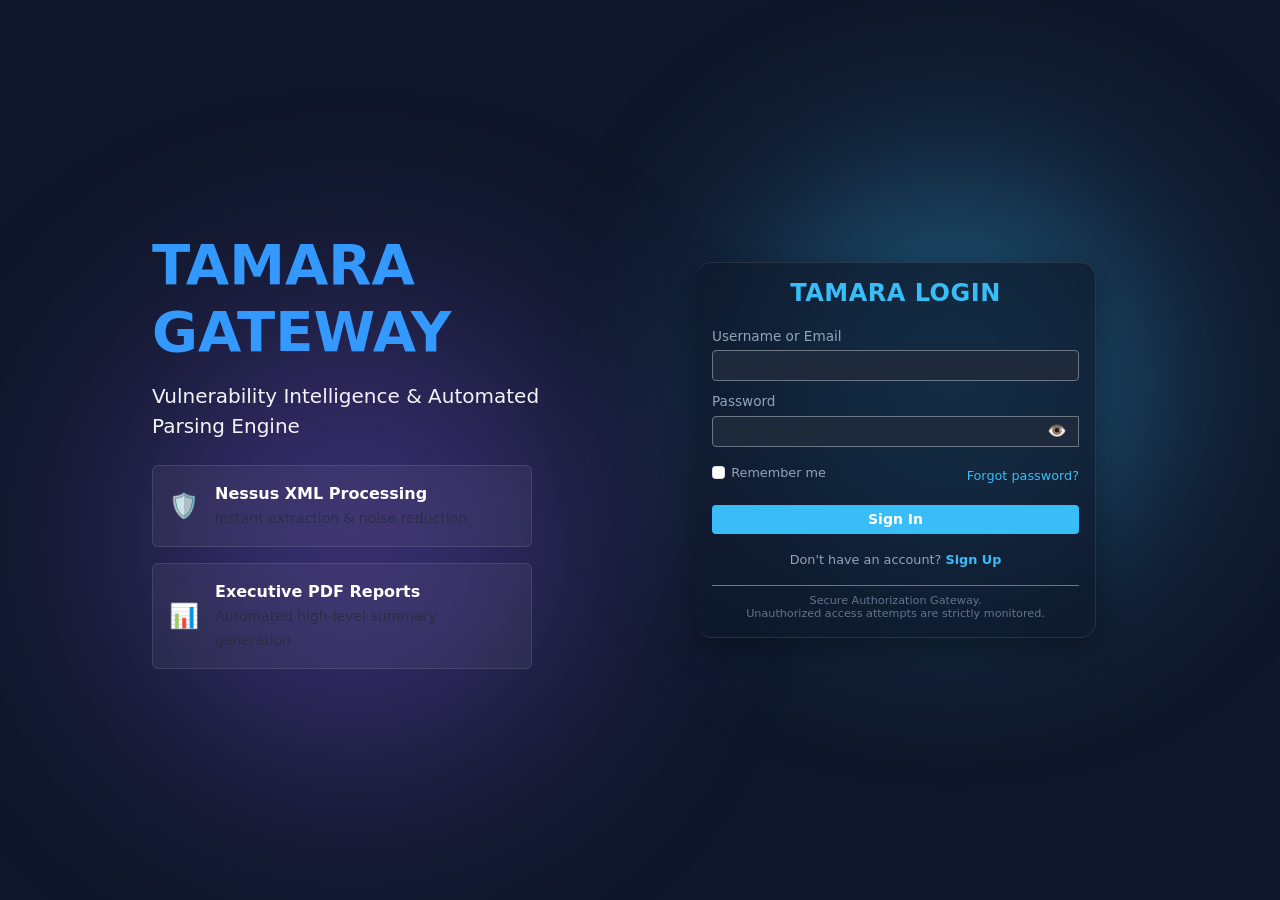
<file: index.html>
<!doctype html>

<html lang="en">
  <head>
    <base href="./" />
    <meta charset="utf-8" />
    <meta http-equiv="X-UA-Compatible" content="IE=edge" />
    <meta
      name="viewport"
      content="width=device-width, initial-scale=1.0, shrink-to-fit=no"
    />

    <title>TAMARA'- LOGIN</title>
    <meta name="theme-color" content="#ffffff" />
    <!-- Vendors styles-->
    <link rel="stylesheet" href="vendors/simplebar/css/simplebar.css" />
    <link rel="stylesheet" href="css/vendors/simplebar.css" />
    <!-- Main styles for this application-->
    <link href="css/style.css" rel="stylesheet" />

    <script src="js/config.js"></script>
    <script src="js/color-modes.js"></script>
  </head>
  <body>
   <div class="min-vh-100 d-flex align-items-center justify-content-center p-4 position-relative overflow-hidden" style="background: #0f172a;">
      
      <!-- Glowing Orbs for Glassmorphism Refraction -->
<div style="position: absolute; top: 20%; right: 10%; width: 400px; height: 400px; background: rgba(56, 189, 248, 0.4); filter: blur(100px); border-radius: 50%;"></div>
<div style="position: absolute; bottom: 15%; left: 10%; width: 450px; height: 450px; background: rgba(139, 92, 246, 0.35); filter: blur(110px); border-radius: 50%;"></div>

      <div class="container position-relative" style="max-width: 1000px; z-index: 1;">
    <div class="row align-items-center g-5">
      
      <!-- Left Side: Branding & Welcome Experience -->
      <div class="col-lg-6 text-white text-center text-lg-start">
        <h1 class="display-4 fw-bold text-info mb-3">TAMARA GATEWAY</h1>
        <p class="lead text-light mb-4">Vulnerability Intelligence & Automated Parsing Engine</p>
        
        <div class="d-flex flex-column gap-3 text-secondary text-start mx-auto mx-lg-0" style="max-width: 380px;">
          <div class="d-flex align-items-center gap-3 p-3 rounded" style="background: rgba(255, 255, 255, 0.05); backdrop-filter: blur(10px); border: 1px solid rgba(255, 255, 255, 0.1);">
            <span class="fs-4">🛡️</span>
            <div>
              <strong class="text-white d-block">Nessus XML Processing</strong>
              <small class="text-muted">Instant extraction & noise reduction</small>
            </div>
          </div>
          <div class="d-flex align-items-center gap-3 p-3 rounded" style="background: rgba(255, 255, 255, 0.05); backdrop-filter: blur(10px); border: 1px solid rgba(255, 255, 255, 0.1);">
            <span class="fs-4">📊</span>
            <div>
              <strong class="text-white d-block">Executive PDF Reports</strong>
              <small class="text-muted">Automated high-level summary generation</small>
            </div>
          </div>
        </div>
      </div>
<!-- Right Side: Login Card Container -->
<div class="col-lg-6 d-flex justify-content-center">
  <div
    class="card shadow-lg border-0 text-white"
    style="width: 100%; max-width: 400px; background: rgba(15, 23, 42, 0.45); backdrop-filter: blur(20px); -webkit-backdrop-filter: blur(20px); border-top: 1px solid rgba(255, 255, 255, 0.25); border-left: 1px solid rgba(255, 255, 255, 0.1); border-right: 1px solid rgba(255, 255, 255, 0.05); border-bottom: 1px solid rgba(255, 255, 255, 0.05); border-radius: 16px; box-shadow: 0 25px 50px rgba(0, 0, 0, 0.6);"
  >
    <div class="card-body p-3">
      <h4
        class="text-center mb-3 fw-bold"
        style="color: #38bdf8; letter-spacing: 0.5px"
      >
        TAMARA LOGIN
      
          </h4>

          <form id="loginForm">
            <!-- Username Input -->
            <div class="mb-2">
              <label
                for="username"
                class="form-label mb-1"
                style="color: #94a3b8; font-size: 0.85rem"
                >Username or Email</label
              >
              <input
                type="text"
                class="form-control form-control-sm text-white border-secondary"
                id="username"
                placeholder="Enter username"
                style="background-color: #1e293b"
                required
              />
            </div>

            <!-- Password Input with True Eye Icon Toggle -->
            <div class="mb-3">
              <label
                for="password"
                class="form-label mb-1"
                style="color: #94a3b8; font-size: 0.85rem"
                >Password</label
              >
              <div class="input-group input-group-sm position-relative">
                <input
                  type="password"
                  class="form-control text-white border-secondary"
                  id="password"
                  placeholder="Enter password"
                  style="background-color: #1e293b; padding-right: 40px"
                  required
                />
                <!-- Eye Icon Positioned inside the input field -->
                <span
                  id="togglePassword"
                  style="
                    position: absolute;
                    right: 12px;
                    top: 50%;
                    transform: translateY(-50%);
                    cursor: pointer;
                    z-index: 10;
                    color: #94a3b8;
                  "
                >
                  👁️
                </span>
              </div>
            </div>

            <!-- Remember Me & Forgot Password Row -->
            <div
              class="d-flex justify-content-between align-items-center mb-3"
              style="font-size: 0.8rem"
            >
              <div class="form-check">
                <input
                  type="checkbox"
                  class="form-check-input"
                  id="rememberMe"
                />
                <label
                  class="form-check-label"
                  for="rememberMe"
                  style="color: #94a3b8"
                  >Remember me</label
                >
              </div>
              <a href="#" style="color: #38bdf8; text-decoration: none"
                >Forgot password?</a
              >
            </div>

            <!-- Sign In Button -->
            <button
              type="submit"
              class="btn btn-sm w-100 py-1.5 fw-semibold text-white"
              style="background-color: #38bdf8; border: none"
            >
              Sign In
            </button>
          </form>

          <!-- Sign Up Option -->
          <div class="text-center mt-3">
            <p class="mb-0" style="color: #94a3b8; font-size: 0.8rem">
              Don't have an account?
              <a
                href="#"
                style="color: #38bdf8; text-decoration: none"
                class="fw-semibold"
                >Sign Up</a
              >
            </p>
          </div>

          <!-- Security Warning Footer -->
          <div
            class="text-center mt-3 pt-2 border-top border-secondary"
            style="font-size: 0.7rem; color: #64748b; line-height: 1.2"
          >
            Secure Authorization Gateway.<br />Unauthorized access attempts are
            strictly monitored.
          </div>
        </div>
      </div>
    </div>

    <!-- Script to handle true icon toggle switching -->
    <script>
      const togglePassword = document.querySelector("#togglePassword");
      const passwordInput = document.querySelector("#password");
      const loginForm = document.querySelector("#loginForm");

      // Toggle password visibility
      togglePassword.addEventListener("click", function () {
        const type =
          passwordInput.getAttribute("type") === "password"
            ? "text"
            : "password";
        passwordInput.setAttribute("type", type);
        this.textContent = type === "password" ? "👁️" : "🙈";
      });

      // Magic shortcut: Redirect to dashboard on click
      loginForm.addEventListener("submit", function (e) {
        e.preventDefault();
        window.location.href = "dashboard.html";
      });
    </script>

    <!-- CoreUI and necessary plugins-->
    <script src="vendors/@coreui/coreui/js/coreui.bundle.min.js"></script>
    <script src="vendors/simplebar/js/simplebar.min.js"></script>

    <script>
      const header = document.querySelector("header.header");

      document.addEventListener("scroll", () => {
        if (header) {
          header.classList.toggle(
            "shadow-sm",
            document.documentElement.scrollTop > 0,
          );
        }
      });
    </script>
  </body>
</html>
</file>
<file: vendors/simplebar/css/simplebar.css>
[data-simplebar] {
  position: relative;
  flex-direction: column;
  flex-wrap: wrap;
  justify-content: flex-start;
  align-content: flex-start;
  align-items: flex-start;
}

.simplebar-wrapper {
  overflow: hidden;
  width: inherit;
  height: inherit;
  max-width: inherit;
  max-height: inherit;
}

.simplebar-mask {
  direction: inherit;
  position: absolute;
  overflow: hidden;
  padding: 0;
  margin: 0;
  left: 0;
  top: 0;
  bottom: 0;
  right: 0;
  width: auto !important;
  height: auto !important;
  z-index: 0;
}

.simplebar-offset {
  direction: inherit !important;
  box-sizing: inherit !important;
  resize: none !important;
  position: absolute;
  top: 0;
  left: 0;
  bottom: 0;
  right: 0;
  padding: 0;
  margin: 0;
  -webkit-overflow-scrolling: touch;
}

.simplebar-content-wrapper {
  direction: inherit;
  box-sizing: border-box !important;
  position: relative;
  display: block;
  height: 100%; /* Required for horizontal native scrollbar to not appear if parent is taller than natural height */
  width: auto;
  max-width: 100%; /* Not required for horizontal scroll to trigger */
  max-height: 100%; /* Needed for vertical scroll to trigger */
  overflow: auto;
  scrollbar-width: none;
  -ms-overflow-style: none;
}

.simplebar-content-wrapper::-webkit-scrollbar,
.simplebar-hide-scrollbar::-webkit-scrollbar {
  display: none;
  width: 0;
  height: 0;
}

.simplebar-content:before,
.simplebar-content:after {
  content: ' ';
  display: table;
}

.simplebar-placeholder {
  max-height: 100%;
  max-width: 100%;
  width: 100%;
  pointer-events: none;
}

.simplebar-height-auto-observer-wrapper {
  box-sizing: inherit !important;
  height: 100%;
  width: 100%;
  max-width: 1px;
  position: relative;
  float: left;
  max-height: 1px;
  overflow: hidden;
  z-index: -1;
  padding: 0;
  margin: 0;
  pointer-events: none;
  flex-grow: inherit;
  flex-shrink: 0;
  flex-basis: 0;
}

.simplebar-height-auto-observer {
  box-sizing: inherit;
  display: block;
  opacity: 0;
  position: absolute;
  top: 0;
  left: 0;
  height: 1000%;
  width: 1000%;
  min-height: 1px;
  min-width: 1px;
  overflow: hidden;
  pointer-events: none;
  z-index: -1;
}

.simplebar-track {
  z-index: 1;
  position: absolute;
  right: 0;
  bottom: 0;
  pointer-events: none;
  overflow: hidden;
}

[data-simplebar].simplebar-dragging {
  pointer-events: none;
  -webkit-touch-callout: none;
  -webkit-user-select: none;
  -khtml-user-select: none;
  -moz-user-select: none;
  -ms-user-select: none;
  user-select: none;
}

[data-simplebar].simplebar-dragging .simplebar-content {
  pointer-events: none;
  -webkit-touch-callout: none;
  -webkit-user-select: none;
  -khtml-user-select: none;
  -moz-user-select: none;
  -ms-user-select: none;
  user-select: none;
}

[data-simplebar].simplebar-dragging .simplebar-track {
  pointer-events: all;
}

.simplebar-scrollbar {
  position: absolute;
  left: 0;
  right: 0;
  min-height: 10px;
}

.simplebar-scrollbar:before {
  position: absolute;
  content: '';
  background: black;
  border-radius: 7px;
  left: 2px;
  right: 2px;
  opacity: 0;
  transition: opacity 0.2s 0.5s linear;
}

.simplebar-scrollbar.simplebar-visible:before {
  opacity: 0.5;
  transition-delay: 0s;
  transition-duration: 0s;
}

.simplebar-track.simplebar-vertical {
  top: 0;
  width: 11px;
}

.simplebar-scrollbar:before {
  top: 2px;
  bottom: 2px;
  left: 2px;
  right: 2px;
}

.simplebar-track.simplebar-horizontal {
  left: 0;
  height: 11px;
}

.simplebar-track.simplebar-horizontal .simplebar-scrollbar {
  right: auto;
  left: 0;
  top: 0;
  bottom: 0;
  min-height: 0;
  min-width: 10px;
  width: auto;
}

/* Rtl support */
[data-simplebar-direction='rtl'] .simplebar-track.simplebar-vertical {
  right: auto;
  left: 0;
}

.simplebar-dummy-scrollbar-size {
  direction: rtl;
  position: fixed;
  opacity: 0;
  visibility: hidden;
  height: 500px;
  width: 500px;
  overflow-y: hidden;
  overflow-x: scroll;
  -ms-overflow-style: scrollbar !important;
}

.simplebar-dummy-scrollbar-size > div {
  width: 200%;
  height: 200%;
  margin: 10px 0;
}

.simplebar-hide-scrollbar {
  position: fixed;
  left: 0;
  visibility: hidden;
  overflow-y: scroll;
  scrollbar-width: none;
  -ms-overflow-style: none;
}
</file>
<file: css/vendors/simplebar.css>
.simplebar-content {
  display: flex;
  flex-direction: column;
  min-height: 100%;
}

/*# sourceMappingURL=simplebar.css.map */
</file>
<file: css/style.css>
@charset "UTF-8";
/*!
 * CoreUI  v5.6.1 (https://coreui.io)
 * Copyright (c) 2026 creativeLabs Łukasz Holeczek
 * Licensed under MIT (https://github.com/coreui/coreui/blob/main/LICENSE)
 */
:root,
[data-coreui-theme=light] {
  --cui-blue: #0d6efd;
  --cui-indigo: #6610f2;
  --cui-purple: #6f42c1;
  --cui-pink: #d63384;
  --cui-red: #dc3545;
  --cui-orange: #f24e0d;
  --cui-yellow: #ffc107;
  --cui-green: #198754;
  --cui-teal: #20c997;
  --cui-cyan: #0dcaf0;
  --cui-black: #080a0c;
  --cui-white: #fff;
  --cui-gray: #6d7d9c;
  --cui-gray-dark: #323a49;
  --cui-gray-100: #f3f4f7;
  --cui-gray-200: #e7eaee;
  --cui-gray-300: #dbdfe6;
  --cui-gray-400: #cfd4de;
  --cui-gray-500: #aab3c5;
  --cui-gray-600: #6d7d9c;
  --cui-gray-700: #4a566d;
  --cui-gray-800: #323a49;
  --cui-gray-900: #212631;
  --cui-primary: #5856d6;
  --cui-secondary: #6b7785;
  --cui-success: #1b9e3e;
  --cui-info: #39f;
  --cui-warning: #f9b115;
  --cui-danger: #e55353;
  --cui-light: #f3f4f7;
  --cui-dark: #212631;
  --cui-primary-rgb: 88, 86, 214;
  --cui-secondary-rgb: 107, 119, 133;
  --cui-success-rgb: 27, 158, 62;
  --cui-info-rgb: 51, 153, 255;
  --cui-warning-rgb: 249, 177, 21;
  --cui-danger-rgb: 229, 83, 83;
  --cui-light-rgb: 243, 244, 247;
  --cui-dark-rgb: 33, 38, 49;
  --cui-primary-text-emphasis: #3634a3;
  --cui-secondary-text-emphasis: #212233;
  --cui-success-text-emphasis: #0f5722;
  --cui-info-text-emphasis: #184c77;
  --cui-warning-text-emphasis: #764705;
  --cui-danger-text-emphasis: #671414;
  --cui-light-text-emphasis: #4a566d;
  --cui-dark-text-emphasis: #323a49;
  --cui-primary-bg-subtle: #cfc7f3;
  --cui-secondary-bg-subtle: #ced2d8;
  --cui-success-bg-subtle: #cbedd6;
  --cui-info-bg-subtle: #c0e6ff;
  --cui-warning-bg-subtle: #feecc5;
  --cui-danger-bg-subtle: #f9d4d4;
  --cui-light-bg-subtle: rgb(249, 249.5, 251);
  --cui-dark-bg-subtle: #cfd4de;
  --cui-primary-border-subtle: #9d92e6;
  --cui-secondary-border-subtle: #9da5b1;
  --cui-success-border-subtle: #96dbad;
  --cui-info-border-subtle: #80c6ff;
  --cui-warning-border-subtle: #fcd88a;
  --cui-danger-border-subtle: #f2a9a9;
  --cui-light-border-subtle: #e7eaee;
  --cui-dark-border-subtle: #aab3c5;
  --cui-primary-contrast: #fff;
  --cui-secondary-contrast: #fff;
  --cui-success-contrast: #080a0c;
  --cui-info-contrast: #080a0c;
  --cui-warning-contrast: #080a0c;
  --cui-danger-contrast: #080a0c;
  --cui-light-contrast: #080a0c;
  --cui-dark-contrast: #fff;
  --cui-white-rgb: 255, 255, 255;
  --cui-black-rgb: 8, 10, 12;
  --cui-font-sans-serif: system-ui, -apple-system, "Segoe UI", Roboto, "Helvetica Neue", "Noto Sans", "Liberation Sans", Arial, sans-serif, "Apple Color Emoji", "Segoe UI Emoji", "Segoe UI Symbol", "Noto Color Emoji";
  --cui-font-monospace: SFMono-Regular, Menlo, Monaco, Consolas, "Liberation Mono", "Courier New", monospace;
  --cui-gradient: linear-gradient(180deg, rgba(255, 255, 255, 0.15), rgba(255, 255, 255, 0));
  --cui-body-font-family: var(--cui-font-sans-serif);
  --cui-body-font-size: 1rem;
  --cui-body-font-weight: 400;
  --cui-body-line-height: 1.5;
  --cui-body-color: rgba(37, 42.92, 54.02, 0.95);
  --cui-body-color-rgb: 37, 42.92, 54.02;
  --cui-body-bg: #fff;
  --cui-body-bg-rgb: 255, 255, 255;
  --cui-emphasis-color: #080a0c;
  --cui-emphasis-color-rgb: 8, 10, 12;
  --cui-secondary-color: rgba(37, 42.92, 54.02, 0.681);
  --cui-secondary-color-rgb: 37, 42.92, 54.02;
  --cui-secondary-bg: #e7eaee;
  --cui-secondary-bg-rgb: 231, 234, 238;
  --cui-tertiary-color: rgba(37, 42.92, 54.02, 0.38);
  --cui-tertiary-color-rgb: 37, 42.92, 54.02;
  --cui-tertiary-bg: #f3f4f7;
  --cui-tertiary-bg-rgb: 243, 244, 247;
  --cui-body-color-dark: rgba(255, 255, 255, 0.87);
  --cui-body-color-rgb-dark: 255, 255, 255;
  --cui-body-bg-dark: #212631;
  --cui-body-bg-rgb-dark: 33, 38, 49;
  --cui-emphasis-color-dark: #fff;
  --cui-emphasis-color-rgb-dark: 255, 255, 255;
  --cui-secondary-color-dark: rgba(255, 255, 255, 0.6);
  --cui-secondary-color-rgb-dark: 255, 255, 255;
  --cui-secondary-bg-dark: #323a49;
  --cui-secondary-bg-rgb-dark: 50, 58, 73;
  --cui-tertiary-color-dark: rgba(255, 255, 255, 0.38);
  --cui-tertiary-color-rgb-dark: 255, 255, 255;
  --cui-tertiary-bg-dark: rgb(41.5, 48, 61);
  --cui-tertiary-bg-rgb-dark: 41.5, 48, 61;
  --cui-high-emphasis: rgba(37, 42.92, 54.02, 0.95);
  --cui-medium-emphasis: rgba(37, 42.92, 54.02, 0.681);
  --cui-disabled: rgba(37, 42.92, 54.02, 0.38);
  --cui-high-emphasis-inverse: rgba(255, 255, 255, 0.87);
  --cui-medium-emphasis-inverse: rgba(255, 255, 255, 0.6);
  --cui-disabled-inverse: rgba(255, 255, 255, 0.38);
  --cui-heading-color: inherit;
  --cui-link-color: #5856d6;
  --cui-link-color-rgb: 88, 86, 214;
  --cui-link-decoration: underline;
  --cui-link-hover-color: rgb(70.4, 68.8, 171.2);
  --cui-link-hover-color-rgb: 70.4, 68.8, 171.2;
  --cui-code-color: #d63384;
  --cui-highlight-color: rgba(37, 42.92, 54.02, 0.95);
  --cui-highlight-bg: rgb(255, 242.6, 205.4);
  --cui-border-width: 1px;
  --cui-border-style: solid;
  --cui-border-color: #dbdfe6;
  --cui-border-color-translucent: rgba(8, 10, 12, 0.175);
  --cui-border-radius: 0.375rem;
  --cui-border-radius-sm: 0.25rem;
  --cui-border-radius-lg: 0.5rem;
  --cui-border-radius-xl: 1rem;
  --cui-border-radius-xxl: 2rem;
  --cui-border-radius-2xl: var(--cui-border-radius-xxl);
  --cui-border-radius-pill: 50rem;
  --cui-box-shadow: 0 0.5rem 1rem rgba(8, 10, 12, 0.15);
  --cui-box-shadow-sm: 0 0.125rem 0.25rem rgba(8, 10, 12, 0.075);
  --cui-box-shadow-lg: 0 1rem 3rem rgba(8, 10, 12, 0.175);
  --cui-box-shadow-inset: inset 0 1px 2px rgba(8, 10, 12, 0.075);
  --cui-focus-ring-width: 0.25rem;
  --cui-focus-ring-opacity: 0.25;
  --cui-focus-ring-color: rgba(88, 86, 214, 0.25);
  --cui-focus-ring-blur: 0;
  --cui-form-valid-color: #1b9e3e;
  --cui-form-valid-border-color: #1b9e3e;
  --cui-form-invalid-color: #e55353;
  --cui-form-invalid-border-color: #e55353;
  --cui-carousel-indicator-active-bg: #fff;
  --cui-carousel-caption-color: #fff;
}

[data-coreui-theme=dark] {
  color-scheme: dark;
  --cui-body-color: rgba(255, 255, 255, 0.87);
  --cui-body-color-rgb: 255, 255, 255;
  --cui-body-bg: #212631;
  --cui-body-bg-rgb: 33, 38, 49;
  --cui-emphasis-color: #fff;
  --cui-emphasis-color-rgb: 255, 255, 255;
  --cui-secondary-color: rgba(255, 255, 255, 0.6);
  --cui-secondary-color-rgb: 255, 255, 255;
  --cui-secondary-bg: #323a49;
  --cui-secondary-bg-rgb: 50, 58, 73;
  --cui-tertiary-color: rgba(255, 255, 255, 0.38);
  --cui-tertiary-color-rgb: 255, 255, 255;
  --cui-tertiary-bg: rgb(41.5, 48, 61);
  --cui-tertiary-bg-rgb: 41.5, 48, 61;
  --cui-high-emphasis: rgba(255, 255, 255, 0.87);
  --cui-medium-emphasis: rgba(255, 255, 255, 0.6);
  --cui-disabled: rgba(255, 255, 255, 0.38);
  --cui-primary: rgb(94.2, 92.4, 207.6);
  --cui-secondary: #6b7785;
  --cui-success: rgb(33.55, 151.45, 65.05);
  --cui-info: rgb(61.2, 153, 244.8);
  --cui-warning: rgb(237.6, 172.8, 32.4);
  --cui-danger: rgb(221.7, 90.3, 90.3);
  --cui-light: #f3f4f7;
  --cui-dark: #212631;
  --cui-gray-100: #f3f4f7;
  --cui-gray-200: #e7eaee;
  --cui-gray-300: #dbdfe6;
  --cui-gray-400: #cfd4de;
  --cui-gray-500: #aab3c5;
  --cui-gray-600: #6d7d9c;
  --cui-gray-700: #4a566d;
  --cui-gray-800: #323a49;
  --cui-gray-900: #212631;
  --cui-primary-rgb: 94.2, 92.4, 207.6;
  --cui-secondary-rgb: 107, 119, 133;
  --cui-success-rgb: 33.55, 151.45, 65.05;
  --cui-info-rgb: 61.2, 153, 244.8;
  --cui-warning-rgb: 237.6, 172.8, 32.4;
  --cui-danger-rgb: 221.7, 90.3, 90.3;
  --cui-light-rgb: 243, 244, 247;
  --cui-dark-rgb: 33, 38, 49;
  --cui-primary-text-emphasis: rgb(59.35, 57.55, 157.45);
  --cui-secondary-text-emphasis: #212233;
  --cui-success-text-emphasis: rgb(18.6, 83.4, 35.7);
  --cui-info-text-emphasis: rgb(28.75, 75.55, 114.25);
  --cui-warning-text-emphasis: rgb(112.35, 70.05, 10.65);
  --cui-danger-text-emphasis: rgb(98.85, 24.15, 24.15);
  --cui-light-text-emphasis: #f3f4f7;
  --cui-dark-text-emphasis: #dbdfe6;
  --cui-primary-bg-subtle: #cfc7f3;
  --cui-secondary-bg-subtle: #ced2d8;
  --cui-success-bg-subtle: #cbedd6;
  --cui-info-bg-subtle: #c0e6ff;
  --cui-warning-bg-subtle: #feecc5;
  --cui-danger-bg-subtle: #f9d4d4;
  --cui-light-bg-subtle: #323a49;
  --cui-dark-bg-subtle: rgb(29, 34, 42.5);
  --cui-primary-border-subtle: #9d92e6;
  --cui-secondary-border-subtle: #9da5b1;
  --cui-success-border-subtle: #96dbad;
  --cui-info-border-subtle: #80c6ff;
  --cui-warning-border-subtle: #fcd88a;
  --cui-danger-border-subtle: #f2a9a9;
  --cui-light-border-subtle: #4a566d;
  --cui-dark-border-subtle: #323a49;
  --cui-heading-color: inherit;
  --cui-link-color: rgb(94.2, 92.4, 207.6);
  --cui-link-hover-color: rgb(126.36, 124.92, 217.08);
  --cui-link-color-rgb: 94.2, 92.4, 207.6;
  --cui-link-hover-color-rgb: 126.36, 124.92, 217.08;
  --cui-code-color: rgb(230.4, 132.6, 181.2);
  --cui-highlight-color: rgba(255, 255, 255, 0.87);
  --cui-highlight-bg: rgb(102, 77.2, 2.8);
  --cui-border-color: #323a49;
  --cui-border-color-translucent: rgba(255, 255, 255, 0.1);
  --cui-form-valid-color: rgb(117, 183, 152.4);
  --cui-form-valid-border-color: rgb(117, 183, 152.4);
  --cui-form-invalid-color: rgb(234, 133.8, 143.4);
  --cui-form-invalid-border-color: rgb(234, 133.8, 143.4);
  --cui-btn-close-filter: invert(1) grayscale(100%) brightness(200%);
  --cui-carousel-indicator-active-bg: #080a0c;
  --cui-carousel-caption-color: #080a0c;
  --cui-carousel-control-icon-filter: invert(1) grayscale(100);
}

*,
*::before,
*::after {
  box-sizing: border-box;
}

@media (prefers-reduced-motion: no-preference) {
  :root {
    scroll-behavior: smooth;
  }
}

body {
  margin: 0;
  font-family: var(--cui-body-font-family);
  font-size: var(--cui-body-font-size);
  font-weight: var(--cui-body-font-weight);
  line-height: var(--cui-body-line-height);
  color: var(--cui-body-color);
  text-align: var(--cui-body-text-align);
  background-color: var(--cui-body-bg);
  -webkit-text-size-adjust: 100%;
  -webkit-tap-highlight-color: rgba(8, 10, 12, 0);
  background-color: var(--cui-tertiary-bg);
}

hr {
  margin: 1rem 0;
  color: inherit;
  border: 0;
  border-top: var(--cui-border-width) solid;
  opacity: 0.25;
}

h6, .h6, h5, .h5, h4, .h4, h3, .h3, h2, .h2, h1, .h1 {
  margin-top: 0;
  margin-bottom: 0.5rem;
  font-weight: 500;
  line-height: 1.2;
  color: var(--cui-heading-color);
}

h1, .h1 {
  font-size: calc(1.375rem + 1.5vw);
}
@media (min-width: 1200px) {
  h1, .h1 {
    font-size: 2.5rem;
  }
}

h2, .h2 {
  font-size: calc(1.325rem + 0.9vw);
}
@media (min-width: 1200px) {
  h2, .h2 {
    font-size: 2rem;
  }
}

h3, .h3 {
  font-size: calc(1.3rem + 0.6vw);
}
@media (min-width: 1200px) {
  h3, .h3 {
    font-size: 1.75rem;
  }
}

h4, .h4 {
  font-size: calc(1.275rem + 0.3vw);
}
@media (min-width: 1200px) {
  h4, .h4 {
    font-size: 1.5rem;
  }
}

h5, .h5 {
  font-size: 1.25rem;
}

h6, .h6 {
  font-size: 1rem;
}

p {
  margin-top: 0;
  margin-bottom: 1rem;
}

abbr[title] {
  -webkit-text-decoration: underline dotted;
  text-decoration: underline dotted;
  cursor: help;
  -webkit-text-decoration-skip-ink: none;
  text-decoration-skip-ink: none;
}

address {
  margin-bottom: 1rem;
  font-style: normal;
  line-height: inherit;
}

ol,
ul {
  -webkit-padding-start: 2rem;
  padding-inline-start: 2rem;
}

ol,
ul,
dl {
  margin-top: 0;
  margin-bottom: 1rem;
}

ol ol,
ul ul,
ol ul,
ul ol {
  margin-bottom: 0;
}

dt {
  font-weight: 700;
}

dd {
  -webkit-margin-start: 0;
  margin-inline-start: 0;
  margin-bottom: 0.5rem;
}

blockquote {
  margin: 0 0 1rem;
}

b,
strong {
  font-weight: bolder;
}

small, .small {
  font-size: 0.875em;
}

mark, .mark {
  padding: 0.1875em;
  color: var(--cui-highlight-color);
  background-color: var(--cui-highlight-bg);
}

sub,
sup {
  position: relative;
  font-size: 0.75em;
  line-height: 0;
  vertical-align: baseline;
}

sub {
  bottom: -0.25em;
}

sup {
  top: -0.5em;
}

a {
  color: rgba(var(--cui-link-color-rgb), var(--cui-link-opacity, 1));
  text-decoration: underline;
}
a:hover {
  --cui-link-color-rgb: var(--cui-link-hover-color-rgb);
}

a:not([href]):not([class]), a:not([href]):not([class]):hover {
  color: inherit;
  text-decoration: none;
}

pre,
code,
kbd,
samp {
  font-family: var(--cui-font-monospace);
  font-size: 1em;
}

pre {
  display: block;
  margin-top: 0;
  margin-bottom: 1rem;
  overflow: auto;
  font-size: 0.875em;
  color: var(--cui-pre-color, );
}
pre code {
  font-size: inherit;
  color: inherit;
  word-break: normal;
}

code {
  font-size: 0.875em;
  color: var(--cui-code-color);
  word-wrap: break-word;
}
a > code {
  color: inherit;
}

kbd {
  padding: 0.1875rem 0.375rem;
  font-size: 0.875em;
  color: var(--cui-kbd-color, var(--cui-body-bg));
  background-color: var(--cui-kbd-bg, var(--cui-body-color));
  border-radius: 0.25rem;
}
kbd kbd {
  padding: 0;
  font-size: 1em;
}

figure {
  margin: 0 0 1rem;
}

img,
svg {
  vertical-align: middle;
}

table {
  caption-side: bottom;
  border-collapse: collapse;
}

caption {
  padding-top: 0.5rem;
  padding-bottom: 0.5rem;
  color: var(--cui-table-caption-color, var(--cui-secondary-color));
  text-align: start;
}

th {
  text-align: inherit;
  text-align: -webkit-match-parent;
}

thead,
tbody,
tfoot,
tr,
td,
th {
  border-color: inherit;
  border-style: solid;
  border-width: 0;
}

label {
  display: inline-block;
}

button {
  border-radius: 0;
}

button:focus:not(:focus-visible) {
  outline: 0;
}

input,
button,
select,
optgroup,
textarea {
  margin: 0;
  font-family: inherit;
  font-size: inherit;
  line-height: inherit;
}

button,
select {
  text-transform: none;
}

[role=button] {
  cursor: pointer;
}

select {
  word-wrap: normal;
}
select:disabled {
  opacity: 1;
}

[list]:not([type=date]):not([type=datetime-local]):not([type=month]):not([type=week]):not([type=time])::-webkit-calendar-picker-indicator {
  display: none !important;
}

button,
[type=button],
[type=reset],
[type=submit] {
  -webkit-appearance: button;
}
button:not(:disabled),
[type=button]:not(:disabled),
[type=reset]:not(:disabled),
[type=submit]:not(:disabled) {
  cursor: pointer;
}

::-moz-focus-inner {
  padding: 0;
  border-style: none;
}

textarea {
  resize: vertical;
}

fieldset {
  min-width: 0;
  padding: 0;
  margin: 0;
  border: 0;
}

legend {
  float: inline-start;
  width: 100%;
  padding: 0;
  margin-bottom: 0.5rem;
  line-height: inherit;
  font-size: calc(1.275rem + 0.3vw);
}
@media (min-width: 1200px) {
  legend {
    font-size: 1.5rem;
  }
}
legend + * {
  clear: left;
}

::-webkit-datetime-edit-fields-wrapper,
::-webkit-datetime-edit-text,
::-webkit-datetime-edit-minute,
::-webkit-datetime-edit-hour-field,
::-webkit-datetime-edit-day-field,
::-webkit-datetime-edit-month-field,
::-webkit-datetime-edit-year-field {
  padding: 0;
}

::-webkit-inner-spin-button {
  height: auto;
}

[type=search] {
  -webkit-appearance: textfield;
  outline-offset: -2px;
}
[type=search]::-webkit-search-cancel-button {
  cursor: pointer;
  filter: grayscale(1);
}

*[dir=rtl] [type=tel],
*[dir=rtl] [type=url],
*[dir=rtl] [type=email],
*[dir=rtl] [type=number] {
  direction: ltr;
}

::-webkit-search-decoration {
  -webkit-appearance: none;
}

::-webkit-color-swatch-wrapper {
  padding: 0;
}

::-webkit-file-upload-button {
  font: inherit;
  -webkit-appearance: button;
}

::file-selector-button {
  font: inherit;
  -webkit-appearance: button;
}

output {
  display: inline-block;
}

iframe {
  border: 0;
}

summary {
  display: list-item;
  cursor: pointer;
}

progress {
  vertical-align: baseline;
}

[hidden] {
  display: none !important;
}

.lead {
  font-size: 1.25rem;
  font-weight: 300;
}

.display-1 {
  font-weight: 300;
  line-height: 1.2;
  font-size: calc(1.625rem + 4.5vw);
}
@media (min-width: 1200px) {
  .display-1 {
    font-size: 5rem;
  }
}

.display-2 {
  font-weight: 300;
  line-height: 1.2;
  font-size: calc(1.575rem + 3.9vw);
}
@media (min-width: 1200px) {
  .display-2 {
    font-size: 4.5rem;
  }
}

.display-3 {
  font-weight: 300;
  line-height: 1.2;
  font-size: calc(1.525rem + 3.3vw);
}
@media (min-width: 1200px) {
  .display-3 {
    font-size: 4rem;
  }
}

.display-4 {
  font-weight: 300;
  line-height: 1.2;
  font-size: calc(1.475rem + 2.7vw);
}
@media (min-width: 1200px) {
  .display-4 {
    font-size: 3.5rem;
  }
}

.display-5 {
  font-weight: 300;
  line-height: 1.2;
  font-size: calc(1.425rem + 2.1vw);
}
@media (min-width: 1200px) {
  .display-5 {
    font-size: 3rem;
  }
}

.display-6 {
  font-weight: 300;
  line-height: 1.2;
  font-size: calc(1.375rem + 1.5vw);
}
@media (min-width: 1200px) {
  .display-6 {
    font-size: 2.5rem;
  }
}

.list-unstyled {
  -webkit-padding-start: 0;
  padding-inline-start: 0;
  list-style: none;
}

.list-inline {
  -webkit-padding-start: 0;
  padding-inline-start: 0;
  list-style: none;
}

.list-inline-item {
  display: inline-block;
}
.list-inline-item:not(:last-child) {
  -webkit-margin-end: 0.5rem;
  margin-inline-end: 0.5rem;
}

.initialism {
  font-size: 0.875em;
  text-transform: uppercase;
}

.blockquote {
  margin-bottom: 1rem;
  font-size: 1.25rem;
}
.blockquote > :last-child {
  margin-bottom: 0;
}

.blockquote-footer {
  margin-top: -1rem;
  margin-bottom: 1rem;
  font-size: 0.875em;
  color: #6d7d9c;
}
.blockquote-footer::before {
  content: "— ";
}

.img-fluid {
  max-width: 100%;
  height: auto;
}

.img-thumbnail {
  padding: 0.25rem;
  background-color: var(--cui-thumbnail-bg, var(--cui-body-bg));
  border: var(--cui-border-width) solid var(--cui-thumbnail-border-color, var(--cui-border-color));
  border-radius: var(--cui-border-radius);
  max-width: 100%;
  height: auto;
}

.figure {
  display: inline-block;
}

.figure-img {
  margin-bottom: 0.5rem;
  line-height: 1;
}

.figure-caption {
  font-size: 0.875em;
  color: var(--cui-figure-caption-color, var(--cui-secondary-color));
}

.container,
.container-fluid,
.container-xxl,
.container-xl,
.container-lg,
.container-md,
.container-sm {
  --cui-gutter-x: 1.5rem;
  --cui-gutter-y: 0;
  width: 100%;
  padding-right: calc(var(--cui-gutter-x) * 0.5);
  padding-left: calc(var(--cui-gutter-x) * 0.5);
  margin-right: auto;
  margin-left: auto;
}

@media (min-width: 576px) {
  .container-sm, .container {
    max-width: 540px;
  }
}
@media (min-width: 768px) {
  .container-md, .container-sm, .container {
    max-width: 720px;
  }
}
@media (min-width: 992px) {
  .container-lg, .container-md, .container-sm, .container {
    max-width: 960px;
  }
}
@media (min-width: 1200px) {
  .container-xl, .container-lg, .container-md, .container-sm, .container {
    max-width: 1140px;
  }
}
@media (min-width: 1400px) {
  .container-xxl, .container-xl, .container-lg, .container-md, .container-sm, .container {
    max-width: 1320px;
  }
}
:root {
  --cui-breakpoint-xs: 0;
  --cui-breakpoint-sm: 576px;
  --cui-breakpoint-md: 768px;
  --cui-breakpoint-lg: 992px;
  --cui-breakpoint-xl: 1200px;
  --cui-breakpoint-xxl: 1400px;
  --cui-mobile-breakpoint: lg;
}

.row {
  --cui-gutter-x: 1.5rem;
  --cui-gutter-y: 0;
  display: flex;
  flex-wrap: wrap;
  margin-top: calc(-1 * var(--cui-gutter-y));
  margin-right: calc(-0.5 * var(--cui-gutter-x));
  margin-left: calc(-0.5 * var(--cui-gutter-x));
}
.row > * {
  flex-shrink: 0;
  width: 100%;
  max-width: 100%;
  padding-right: calc(var(--cui-gutter-x) * 0.5);
  padding-left: calc(var(--cui-gutter-x) * 0.5);
  margin-top: var(--cui-gutter-y);
}

.col {
  flex: 1 0 0;
}

.row-cols-auto > * {
  flex: 0 0 auto;
  width: auto;
}

.row-cols-1 > * {
  flex: 0 0 auto;
  width: 100%;
}

.row-cols-2 > * {
  flex: 0 0 auto;
  width: 50%;
}

.row-cols-3 > * {
  flex: 0 0 auto;
  width: 33.33333333%;
}

.row-cols-4 > * {
  flex: 0 0 auto;
  width: 25%;
}

.row-cols-5 > * {
  flex: 0 0 auto;
  width: 20%;
}

.row-cols-6 > * {
  flex: 0 0 auto;
  width: 16.66666667%;
}

.col-auto {
  flex: 0 0 auto;
  width: auto;
}

.col-1 {
  flex: 0 0 auto;
  width: 8.33333333%;
}

.col-2 {
  flex: 0 0 auto;
  width: 16.66666667%;
}

.col-3 {
  flex: 0 0 auto;
  width: 25%;
}

.col-4 {
  flex: 0 0 auto;
  width: 33.33333333%;
}

.col-5 {
  flex: 0 0 auto;
  width: 41.66666667%;
}

.col-6 {
  flex: 0 0 auto;
  width: 50%;
}

.col-7 {
  flex: 0 0 auto;
  width: 58.33333333%;
}

.col-8 {
  flex: 0 0 auto;
  width: 66.66666667%;
}

.col-9 {
  flex: 0 0 auto;
  width: 75%;
}

.col-10 {
  flex: 0 0 auto;
  width: 83.33333333%;
}

.col-11 {
  flex: 0 0 auto;
  width: 91.66666667%;
}

.col-12 {
  flex: 0 0 auto;
  width: 100%;
}

.offset-1 {
  -webkit-margin-start: 8.33333333%;
  margin-inline-start: 8.33333333%;
}

.offset-2 {
  -webkit-margin-start: 16.66666667%;
  margin-inline-start: 16.66666667%;
}

.offset-3 {
  -webkit-margin-start: 25%;
  margin-inline-start: 25%;
}

.offset-4 {
  -webkit-margin-start: 33.33333333%;
  margin-inline-start: 33.33333333%;
}

.offset-5 {
  -webkit-margin-start: 41.66666667%;
  margin-inline-start: 41.66666667%;
}

.offset-6 {
  -webkit-margin-start: 50%;
  margin-inline-start: 50%;
}

.offset-7 {
  -webkit-margin-start: 58.33333333%;
  margin-inline-start: 58.33333333%;
}

.offset-8 {
  -webkit-margin-start: 66.66666667%;
  margin-inline-start: 66.66666667%;
}

.offset-9 {
  -webkit-margin-start: 75%;
  margin-inline-start: 75%;
}

.offset-10 {
  -webkit-margin-start: 83.33333333%;
  margin-inline-start: 83.33333333%;
}

.offset-11 {
  -webkit-margin-start: 91.66666667%;
  margin-inline-start: 91.66666667%;
}

.g-0,
.gx-0 {
  --cui-gutter-x: 0;
}

.g-0,
.gy-0 {
  --cui-gutter-y: 0;
}

.g-1,
.gx-1 {
  --cui-gutter-x: 0.25rem;
}

.g-1,
.gy-1 {
  --cui-gutter-y: 0.25rem;
}

.g-2,
.gx-2 {
  --cui-gutter-x: 0.5rem;
}

.g-2,
.gy-2 {
  --cui-gutter-y: 0.5rem;
}

.g-3,
.gx-3 {
  --cui-gutter-x: 1rem;
}

.g-3,
.gy-3 {
  --cui-gutter-y: 1rem;
}

.g-4,
.gx-4 {
  --cui-gutter-x: 1.5rem;
}

.g-4,
.gy-4 {
  --cui-gutter-y: 1.5rem;
}

.g-5,
.gx-5 {
  --cui-gutter-x: 3rem;
}

.g-5,
.gy-5 {
  --cui-gutter-y: 3rem;
}

@media (min-width: 576px) {
  .col-sm {
    flex: 1 0 0;
  }
  .row-cols-sm-auto > * {
    flex: 0 0 auto;
    width: auto;
  }
  .row-cols-sm-1 > * {
    flex: 0 0 auto;
    width: 100%;
  }
  .row-cols-sm-2 > * {
    flex: 0 0 auto;
    width: 50%;
  }
  .row-cols-sm-3 > * {
    flex: 0 0 auto;
    width: 33.33333333%;
  }
  .row-cols-sm-4 > * {
    flex: 0 0 auto;
    width: 25%;
  }
  .row-cols-sm-5 > * {
    flex: 0 0 auto;
    width: 20%;
  }
  .row-cols-sm-6 > * {
    flex: 0 0 auto;
    width: 16.66666667%;
  }
  .col-sm-auto {
    flex: 0 0 auto;
    width: auto;
  }
  .col-sm-1 {
    flex: 0 0 auto;
    width: 8.33333333%;
  }
  .col-sm-2 {
    flex: 0 0 auto;
    width: 16.66666667%;
  }
  .col-sm-3 {
    flex: 0 0 auto;
    width: 25%;
  }
  .col-sm-4 {
    flex: 0 0 auto;
    width: 33.33333333%;
  }
  .col-sm-5 {
    flex: 0 0 auto;
    width: 41.66666667%;
  }
  .col-sm-6 {
    flex: 0 0 auto;
    width: 50%;
  }
  .col-sm-7 {
    flex: 0 0 auto;
    width: 58.33333333%;
  }
  .col-sm-8 {
    flex: 0 0 auto;
    width: 66.66666667%;
  }
  .col-sm-9 {
    flex: 0 0 auto;
    width: 75%;
  }
  .col-sm-10 {
    flex: 0 0 auto;
    width: 83.33333333%;
  }
  .col-sm-11 {
    flex: 0 0 auto;
    width: 91.66666667%;
  }
  .col-sm-12 {
    flex: 0 0 auto;
    width: 100%;
  }
  .offset-sm-0 {
    -webkit-margin-start: 0;
    margin-inline-start: 0;
  }
  .offset-sm-1 {
    -webkit-margin-start: 8.33333333%;
    margin-inline-start: 8.33333333%;
  }
  .offset-sm-2 {
    -webkit-margin-start: 16.66666667%;
    margin-inline-start: 16.66666667%;
  }
  .offset-sm-3 {
    -webkit-margin-start: 25%;
    margin-inline-start: 25%;
  }
  .offset-sm-4 {
    -webkit-margin-start: 33.33333333%;
    margin-inline-start: 33.33333333%;
  }
  .offset-sm-5 {
    -webkit-margin-start: 41.66666667%;
    margin-inline-start: 41.66666667%;
  }
  .offset-sm-6 {
    -webkit-margin-start: 50%;
    margin-inline-start: 50%;
  }
  .offset-sm-7 {
    -webkit-margin-start: 58.33333333%;
    margin-inline-start: 58.33333333%;
  }
  .offset-sm-8 {
    -webkit-margin-start: 66.66666667%;
    margin-inline-start: 66.66666667%;
  }
  .offset-sm-9 {
    -webkit-margin-start: 75%;
    margin-inline-start: 75%;
  }
  .offset-sm-10 {
    -webkit-margin-start: 83.33333333%;
    margin-inline-start: 83.33333333%;
  }
  .offset-sm-11 {
    -webkit-margin-start: 91.66666667%;
    margin-inline-start: 91.66666667%;
  }
  .g-sm-0,
  .gx-sm-0 {
    --cui-gutter-x: 0;
  }
  .g-sm-0,
  .gy-sm-0 {
    --cui-gutter-y: 0;
  }
  .g-sm-1,
  .gx-sm-1 {
    --cui-gutter-x: 0.25rem;
  }
  .g-sm-1,
  .gy-sm-1 {
    --cui-gutter-y: 0.25rem;
  }
  .g-sm-2,
  .gx-sm-2 {
    --cui-gutter-x: 0.5rem;
  }
  .g-sm-2,
  .gy-sm-2 {
    --cui-gutter-y: 0.5rem;
  }
  .g-sm-3,
  .gx-sm-3 {
    --cui-gutter-x: 1rem;
  }
  .g-sm-3,
  .gy-sm-3 {
    --cui-gutter-y: 1rem;
  }
  .g-sm-4,
  .gx-sm-4 {
    --cui-gutter-x: 1.5rem;
  }
  .g-sm-4,
  .gy-sm-4 {
    --cui-gutter-y: 1.5rem;
  }
  .g-sm-5,
  .gx-sm-5 {
    --cui-gutter-x: 3rem;
  }
  .g-sm-5,
  .gy-sm-5 {
    --cui-gutter-y: 3rem;
  }
}
@media (min-width: 768px) {
  .col-md {
    flex: 1 0 0;
  }
  .row-cols-md-auto > * {
    flex: 0 0 auto;
    width: auto;
  }
  .row-cols-md-1 > * {
    flex: 0 0 auto;
    width: 100%;
  }
  .row-cols-md-2 > * {
    flex: 0 0 auto;
    width: 50%;
  }
  .row-cols-md-3 > * {
    flex: 0 0 auto;
    width: 33.33333333%;
  }
  .row-cols-md-4 > * {
    flex: 0 0 auto;
    width: 25%;
  }
  .row-cols-md-5 > * {
    flex: 0 0 auto;
    width: 20%;
  }
  .row-cols-md-6 > * {
    flex: 0 0 auto;
    width: 16.66666667%;
  }
  .col-md-auto {
    flex: 0 0 auto;
    width: auto;
  }
  .col-md-1 {
    flex: 0 0 auto;
    width: 8.33333333%;
  }
  .col-md-2 {
    flex: 0 0 auto;
    width: 16.66666667%;
  }
  .col-md-3 {
    flex: 0 0 auto;
    width: 25%;
  }
  .col-md-4 {
    flex: 0 0 auto;
    width: 33.33333333%;
  }
  .col-md-5 {
    flex: 0 0 auto;
    width: 41.66666667%;
  }
  .col-md-6 {
    flex: 0 0 auto;
    width: 50%;
  }
  .col-md-7 {
    flex: 0 0 auto;
    width: 58.33333333%;
  }
  .col-md-8 {
    flex: 0 0 auto;
    width: 66.66666667%;
  }
  .col-md-9 {
    flex: 0 0 auto;
    width: 75%;
  }
  .col-md-10 {
    flex: 0 0 auto;
    width: 83.33333333%;
  }
  .col-md-11 {
    flex: 0 0 auto;
    width: 91.66666667%;
  }
  .col-md-12 {
    flex: 0 0 auto;
    width: 100%;
  }
  .offset-md-0 {
    -webkit-margin-start: 0;
    margin-inline-start: 0;
  }
  .offset-md-1 {
    -webkit-margin-start: 8.33333333%;
    margin-inline-start: 8.33333333%;
  }
  .offset-md-2 {
    -webkit-margin-start: 16.66666667%;
    margin-inline-start: 16.66666667%;
  }
  .offset-md-3 {
    -webkit-margin-start: 25%;
    margin-inline-start: 25%;
  }
  .offset-md-4 {
    -webkit-margin-start: 33.33333333%;
    margin-inline-start: 33.33333333%;
  }
  .offset-md-5 {
    -webkit-margin-start: 41.66666667%;
    margin-inline-start: 41.66666667%;
  }
  .offset-md-6 {
    -webkit-margin-start: 50%;
    margin-inline-start: 50%;
  }
  .offset-md-7 {
    -webkit-margin-start: 58.33333333%;
    margin-inline-start: 58.33333333%;
  }
  .offset-md-8 {
    -webkit-margin-start: 66.66666667%;
    margin-inline-start: 66.66666667%;
  }
  .offset-md-9 {
    -webkit-margin-start: 75%;
    margin-inline-start: 75%;
  }
  .offset-md-10 {
    -webkit-margin-start: 83.33333333%;
    margin-inline-start: 83.33333333%;
  }
  .offset-md-11 {
    -webkit-margin-start: 91.66666667%;
    margin-inline-start: 91.66666667%;
  }
  .g-md-0,
  .gx-md-0 {
    --cui-gutter-x: 0;
  }
  .g-md-0,
  .gy-md-0 {
    --cui-gutter-y: 0;
  }
  .g-md-1,
  .gx-md-1 {
    --cui-gutter-x: 0.25rem;
  }
  .g-md-1,
  .gy-md-1 {
    --cui-gutter-y: 0.25rem;
  }
  .g-md-2,
  .gx-md-2 {
    --cui-gutter-x: 0.5rem;
  }
  .g-md-2,
  .gy-md-2 {
    --cui-gutter-y: 0.5rem;
  }
  .g-md-3,
  .gx-md-3 {
    --cui-gutter-x: 1rem;
  }
  .g-md-3,
  .gy-md-3 {
    --cui-gutter-y: 1rem;
  }
  .g-md-4,
  .gx-md-4 {
    --cui-gutter-x: 1.5rem;
  }
  .g-md-4,
  .gy-md-4 {
    --cui-gutter-y: 1.5rem;
  }
  .g-md-5,
  .gx-md-5 {
    --cui-gutter-x: 3rem;
  }
  .g-md-5,
  .gy-md-5 {
    --cui-gutter-y: 3rem;
  }
}
@media (min-width: 992px) {
  .col-lg {
    flex: 1 0 0;
  }
  .row-cols-lg-auto > * {
    flex: 0 0 auto;
    width: auto;
  }
  .row-cols-lg-1 > * {
    flex: 0 0 auto;
    width: 100%;
  }
  .row-cols-lg-2 > * {
    flex: 0 0 auto;
    width: 50%;
  }
  .row-cols-lg-3 > * {
    flex: 0 0 auto;
    width: 33.33333333%;
  }
  .row-cols-lg-4 > * {
    flex: 0 0 auto;
    width: 25%;
  }
  .row-cols-lg-5 > * {
    flex: 0 0 auto;
    width: 20%;
  }
  .row-cols-lg-6 > * {
    flex: 0 0 auto;
    width: 16.66666667%;
  }
  .col-lg-auto {
    flex: 0 0 auto;
    width: auto;
  }
  .col-lg-1 {
    flex: 0 0 auto;
    width: 8.33333333%;
  }
  .col-lg-2 {
    flex: 0 0 auto;
    width: 16.66666667%;
  }
  .col-lg-3 {
    flex: 0 0 auto;
    width: 25%;
  }
  .col-lg-4 {
    flex: 0 0 auto;
    width: 33.33333333%;
  }
  .col-lg-5 {
    flex: 0 0 auto;
    width: 41.66666667%;
  }
  .col-lg-6 {
    flex: 0 0 auto;
    width: 50%;
  }
  .col-lg-7 {
    flex: 0 0 auto;
    width: 58.33333333%;
  }
  .col-lg-8 {
    flex: 0 0 auto;
    width: 66.66666667%;
  }
  .col-lg-9 {
    flex: 0 0 auto;
    width: 75%;
  }
  .col-lg-10 {
    flex: 0 0 auto;
    width: 83.33333333%;
  }
  .col-lg-11 {
    flex: 0 0 auto;
    width: 91.66666667%;
  }
  .col-lg-12 {
    flex: 0 0 auto;
    width: 100%;
  }
  .offset-lg-0 {
    -webkit-margin-start: 0;
    margin-inline-start: 0;
  }
  .offset-lg-1 {
    -webkit-margin-start: 8.33333333%;
    margin-inline-start: 8.33333333%;
  }
  .offset-lg-2 {
    -webkit-margin-start: 16.66666667%;
    margin-inline-start: 16.66666667%;
  }
  .offset-lg-3 {
    -webkit-margin-start: 25%;
    margin-inline-start: 25%;
  }
  .offset-lg-4 {
    -webkit-margin-start: 33.33333333%;
    margin-inline-start: 33.33333333%;
  }
  .offset-lg-5 {
    -webkit-margin-start: 41.66666667%;
    margin-inline-start: 41.66666667%;
  }
  .offset-lg-6 {
    -webkit-margin-start: 50%;
    margin-inline-start: 50%;
  }
  .offset-lg-7 {
    -webkit-margin-start: 58.33333333%;
    margin-inline-start: 58.33333333%;
  }
  .offset-lg-8 {
    -webkit-margin-start: 66.66666667%;
    margin-inline-start: 66.66666667%;
  }
  .offset-lg-9 {
    -webkit-margin-start: 75%;
    margin-inline-start: 75%;
  }
  .offset-lg-10 {
    -webkit-margin-start: 83.33333333%;
    margin-inline-start: 83.33333333%;
  }
  .offset-lg-11 {
    -webkit-margin-start: 91.66666667%;
    margin-inline-start: 91.66666667%;
  }
  .g-lg-0,
  .gx-lg-0 {
    --cui-gutter-x: 0;
  }
  .g-lg-0,
  .gy-lg-0 {
    --cui-gutter-y: 0;
  }
  .g-lg-1,
  .gx-lg-1 {
    --cui-gutter-x: 0.25rem;
  }
  .g-lg-1,
  .gy-lg-1 {
    --cui-gutter-y: 0.25rem;
  }
  .g-lg-2,
  .gx-lg-2 {
    --cui-gutter-x: 0.5rem;
  }
  .g-lg-2,
  .gy-lg-2 {
    --cui-gutter-y: 0.5rem;
  }
  .g-lg-3,
  .gx-lg-3 {
    --cui-gutter-x: 1rem;
  }
  .g-lg-3,
  .gy-lg-3 {
    --cui-gutter-y: 1rem;
  }
  .g-lg-4,
  .gx-lg-4 {
    --cui-gutter-x: 1.5rem;
  }
  .g-lg-4,
  .gy-lg-4 {
    --cui-gutter-y: 1.5rem;
  }
  .g-lg-5,
  .gx-lg-5 {
    --cui-gutter-x: 3rem;
  }
  .g-lg-5,
  .gy-lg-5 {
    --cui-gutter-y: 3rem;
  }
}
@media (min-width: 1200px) {
  .col-xl {
    flex: 1 0 0;
  }
  .row-cols-xl-auto > * {
    flex: 0 0 auto;
    width: auto;
  }
  .row-cols-xl-1 > * {
    flex: 0 0 auto;
    width: 100%;
  }
  .row-cols-xl-2 > * {
    flex: 0 0 auto;
    width: 50%;
  }
  .row-cols-xl-3 > * {
    flex: 0 0 auto;
    width: 33.33333333%;
  }
  .row-cols-xl-4 > * {
    flex: 0 0 auto;
    width: 25%;
  }
  .row-cols-xl-5 > * {
    flex: 0 0 auto;
    width: 20%;
  }
  .row-cols-xl-6 > * {
    flex: 0 0 auto;
    width: 16.66666667%;
  }
  .col-xl-auto {
    flex: 0 0 auto;
    width: auto;
  }
  .col-xl-1 {
    flex: 0 0 auto;
    width: 8.33333333%;
  }
  .col-xl-2 {
    flex: 0 0 auto;
    width: 16.66666667%;
  }
  .col-xl-3 {
    flex: 0 0 auto;
    width: 25%;
  }
  .col-xl-4 {
    flex: 0 0 auto;
    width: 33.33333333%;
  }
  .col-xl-5 {
    flex: 0 0 auto;
    width: 41.66666667%;
  }
  .col-xl-6 {
    flex: 0 0 auto;
    width: 50%;
  }
  .col-xl-7 {
    flex: 0 0 auto;
    width: 58.33333333%;
  }
  .col-xl-8 {
    flex: 0 0 auto;
    width: 66.66666667%;
  }
  .col-xl-9 {
    flex: 0 0 auto;
    width: 75%;
  }
  .col-xl-10 {
    flex: 0 0 auto;
    width: 83.33333333%;
  }
  .col-xl-11 {
    flex: 0 0 auto;
    width: 91.66666667%;
  }
  .col-xl-12 {
    flex: 0 0 auto;
    width: 100%;
  }
  .offset-xl-0 {
    -webkit-margin-start: 0;
    margin-inline-start: 0;
  }
  .offset-xl-1 {
    -webkit-margin-start: 8.33333333%;
    margin-inline-start: 8.33333333%;
  }
  .offset-xl-2 {
    -webkit-margin-start: 16.66666667%;
    margin-inline-start: 16.66666667%;
  }
  .offset-xl-3 {
    -webkit-margin-start: 25%;
    margin-inline-start: 25%;
  }
  .offset-xl-4 {
    -webkit-margin-start: 33.33333333%;
    margin-inline-start: 33.33333333%;
  }
  .offset-xl-5 {
    -webkit-margin-start: 41.66666667%;
    margin-inline-start: 41.66666667%;
  }
  .offset-xl-6 {
    -webkit-margin-start: 50%;
    margin-inline-start: 50%;
  }
  .offset-xl-7 {
    -webkit-margin-start: 58.33333333%;
    margin-inline-start: 58.33333333%;
  }
  .offset-xl-8 {
    -webkit-margin-start: 66.66666667%;
    margin-inline-start: 66.66666667%;
  }
  .offset-xl-9 {
    -webkit-margin-start: 75%;
    margin-inline-start: 75%;
  }
  .offset-xl-10 {
    -webkit-margin-start: 83.33333333%;
    margin-inline-start: 83.33333333%;
  }
  .offset-xl-11 {
    -webkit-margin-start: 91.66666667%;
    margin-inline-start: 91.66666667%;
  }
  .g-xl-0,
  .gx-xl-0 {
    --cui-gutter-x: 0;
  }
  .g-xl-0,
  .gy-xl-0 {
    --cui-gutter-y: 0;
  }
  .g-xl-1,
  .gx-xl-1 {
    --cui-gutter-x: 0.25rem;
  }
  .g-xl-1,
  .gy-xl-1 {
    --cui-gutter-y: 0.25rem;
  }
  .g-xl-2,
  .gx-xl-2 {
    --cui-gutter-x: 0.5rem;
  }
  .g-xl-2,
  .gy-xl-2 {
    --cui-gutter-y: 0.5rem;
  }
  .g-xl-3,
  .gx-xl-3 {
    --cui-gutter-x: 1rem;
  }
  .g-xl-3,
  .gy-xl-3 {
    --cui-gutter-y: 1rem;
  }
  .g-xl-4,
  .gx-xl-4 {
    --cui-gutter-x: 1.5rem;
  }
  .g-xl-4,
  .gy-xl-4 {
    --cui-gutter-y: 1.5rem;
  }
  .g-xl-5,
  .gx-xl-5 {
    --cui-gutter-x: 3rem;
  }
  .g-xl-5,
  .gy-xl-5 {
    --cui-gutter-y: 3rem;
  }
}
@media (min-width: 1400px) {
  .col-xxl {
    flex: 1 0 0;
  }
  .row-cols-xxl-auto > * {
    flex: 0 0 auto;
    width: auto;
  }
  .row-cols-xxl-1 > * {
    flex: 0 0 auto;
    width: 100%;
  }
  .row-cols-xxl-2 > * {
    flex: 0 0 auto;
    width: 50%;
  }
  .row-cols-xxl-3 > * {
    flex: 0 0 auto;
    width: 33.33333333%;
  }
  .row-cols-xxl-4 > * {
    flex: 0 0 auto;
    width: 25%;
  }
  .row-cols-xxl-5 > * {
    flex: 0 0 auto;
    width: 20%;
  }
  .row-cols-xxl-6 > * {
    flex: 0 0 auto;
    width: 16.66666667%;
  }
  .col-xxl-auto {
    flex: 0 0 auto;
    width: auto;
  }
  .col-xxl-1 {
    flex: 0 0 auto;
    width: 8.33333333%;
  }
  .col-xxl-2 {
    flex: 0 0 auto;
    width: 16.66666667%;
  }
  .col-xxl-3 {
    flex: 0 0 auto;
    width: 25%;
  }
  .col-xxl-4 {
    flex: 0 0 auto;
    width: 33.33333333%;
  }
  .col-xxl-5 {
    flex: 0 0 auto;
    width: 41.66666667%;
  }
  .col-xxl-6 {
    flex: 0 0 auto;
    width: 50%;
  }
  .col-xxl-7 {
    flex: 0 0 auto;
    width: 58.33333333%;
  }
  .col-xxl-8 {
    flex: 0 0 auto;
    width: 66.66666667%;
  }
  .col-xxl-9 {
    flex: 0 0 auto;
    width: 75%;
  }
  .col-xxl-10 {
    flex: 0 0 auto;
    width: 83.33333333%;
  }
  .col-xxl-11 {
    flex: 0 0 auto;
    width: 91.66666667%;
  }
  .col-xxl-12 {
    flex: 0 0 auto;
    width: 100%;
  }
  .offset-xxl-0 {
    -webkit-margin-start: 0;
    margin-inline-start: 0;
  }
  .offset-xxl-1 {
    -webkit-margin-start: 8.33333333%;
    margin-inline-start: 8.33333333%;
  }
  .offset-xxl-2 {
    -webkit-margin-start: 16.66666667%;
    margin-inline-start: 16.66666667%;
  }
  .offset-xxl-3 {
    -webkit-margin-start: 25%;
    margin-inline-start: 25%;
  }
  .offset-xxl-4 {
    -webkit-margin-start: 33.33333333%;
    margin-inline-start: 33.33333333%;
  }
  .offset-xxl-5 {
    -webkit-margin-start: 41.66666667%;
    margin-inline-start: 41.66666667%;
  }
  .offset-xxl-6 {
    -webkit-margin-start: 50%;
    margin-inline-start: 50%;
  }
  .offset-xxl-7 {
    -webkit-margin-start: 58.33333333%;
    margin-inline-start: 58.33333333%;
  }
  .offset-xxl-8 {
    -webkit-margin-start: 66.66666667%;
    margin-inline-start: 66.66666667%;
  }
  .offset-xxl-9 {
    -webkit-margin-start: 75%;
    margin-inline-start: 75%;
  }
  .offset-xxl-10 {
    -webkit-margin-start: 83.33333333%;
    margin-inline-start: 83.33333333%;
  }
  .offset-xxl-11 {
    -webkit-margin-start: 91.66666667%;
    margin-inline-start: 91.66666667%;
  }
  .g-xxl-0,
  .gx-xxl-0 {
    --cui-gutter-x: 0;
  }
  .g-xxl-0,
  .gy-xxl-0 {
    --cui-gutter-y: 0;
  }
  .g-xxl-1,
  .gx-xxl-1 {
    --cui-gutter-x: 0.25rem;
  }
  .g-xxl-1,
  .gy-xxl-1 {
    --cui-gutter-y: 0.25rem;
  }
  .g-xxl-2,
  .gx-xxl-2 {
    --cui-gutter-x: 0.5rem;
  }
  .g-xxl-2,
  .gy-xxl-2 {
    --cui-gutter-y: 0.5rem;
  }
  .g-xxl-3,
  .gx-xxl-3 {
    --cui-gutter-x: 1rem;
  }
  .g-xxl-3,
  .gy-xxl-3 {
    --cui-gutter-y: 1rem;
  }
  .g-xxl-4,
  .gx-xxl-4 {
    --cui-gutter-x: 1.5rem;
  }
  .g-xxl-4,
  .gy-xxl-4 {
    --cui-gutter-y: 1.5rem;
  }
  .g-xxl-5,
  .gx-xxl-5 {
    --cui-gutter-x: 3rem;
  }
  .g-xxl-5,
  .gy-xxl-5 {
    --cui-gutter-y: 3rem;
  }
}
.table {
  --cui-table-color-type: initial;
  --cui-table-bg-type: initial;
  --cui-table-color-state: initial;
  --cui-table-bg-state: initial;
  --cui-table-color: var(--cui-emphasis-color);
  --cui-table-bg: var(--cui-body-bg);
  --cui-table-border-color: var(--cui-border-color);
  --cui-table-accent-bg: transparent;
  --cui-table-striped-color: var(--cui-emphasis-color);
  --cui-table-striped-bg: rgba(var(--cui-emphasis-color-rgb), 0.05);
  --cui-table-active-color: var(--cui-emphasis-color);
  --cui-table-active-bg: rgba(var(--cui-emphasis-color-rgb), 0.1);
  --cui-table-hover-color: var(--cui-emphasis-color);
  --cui-table-hover-bg: rgba(var(--cui-emphasis-color-rgb), 0.075);
  width: 100%;
  margin-bottom: 1rem;
  vertical-align: top;
  border-color: var(--cui-table-border-color);
}
.table > :not(caption) > * > * {
  padding: 0.5rem 0.5rem;
  color: var(--cui-table-color-state, var(--cui-table-color-type, var(--cui-table-color)));
  background-color: var(--cui-table-bg);
  border-bottom-width: var(--cui-border-width);
  box-shadow: inset 0 0 0 9999px var(--cui-table-bg-state, var(--cui-table-bg-type, var(--cui-table-accent-bg)));
}
.table > tbody {
  vertical-align: inherit;
}
.table > thead {
  vertical-align: bottom;
}

.table-group-divider {
  border-top: calc(var(--cui-border-width) * 2) solid currentcolor;
}

.caption-top {
  caption-side: top;
}

.table-sm > :not(caption) > * > * {
  padding: 0.25rem 0.25rem;
}

.table-bordered > :not(caption) > * {
  border-width: var(--cui-border-width) 0;
}
.table-bordered > :not(caption) > * > * {
  border-width: 0 var(--cui-border-width);
}

.table-borderless > :not(caption) > * > * {
  border-bottom-width: 0;
}
.table-borderless > :not(:first-child) {
  border-top-width: 0;
}

.table-striped > tbody > tr:nth-of-type(odd) > * {
  --cui-table-color-type: var(--cui-table-striped-color);
  --cui-table-bg-type: var(--cui-table-striped-bg);
}

.table-striped-columns > :not(caption) > tr > :nth-child(even) {
  --cui-table-color-type: var(--cui-table-striped-color);
  --cui-table-bg-type: var(--cui-table-striped-bg);
}

.table-active {
  --cui-table-color-state: var(--cui-table-active-color);
  --cui-table-bg-state: var(--cui-table-active-bg);
}

.table-hover > tbody > tr:hover > * {
  --cui-table-color-state: var(--cui-table-hover-color);
  --cui-table-bg-state: var(--cui-table-hover-bg);
}

.table-primary {
  --cui-table-color: #080a0c;
  --cui-table-bg: rgb(221.6, 221.2, 246.8);
  --cui-table-border-color: rgb(178.88, 178.96, 199.84);
  --cui-table-striped-bg: rgb(210.92, 210.64, 235.06);
  --cui-table-striped-color: #080a0c;
  --cui-table-active-bg: rgb(200.24, 200.08, 223.32);
  --cui-table-active-color: #080a0c;
  --cui-table-hover-bg: rgb(205.58, 205.36, 229.19);
  --cui-table-hover-color: #080a0c;
  color: var(--cui-table-color);
  border-color: var(--cui-table-border-color);
}

.table-secondary {
  --cui-table-color: #080a0c;
  --cui-table-bg: rgb(225.4, 227.8, 230.6);
  --cui-table-border-color: rgb(181.92, 184.24, 186.88);
  --cui-table-striped-bg: rgb(214.53, 216.91, 219.67);
  --cui-table-striped-color: #080a0c;
  --cui-table-active-bg: rgb(203.66, 206.02, 208.74);
  --cui-table-active-color: #080a0c;
  --cui-table-hover-bg: rgb(209.095, 211.465, 214.205);
  --cui-table-hover-color: #080a0c;
  color: var(--cui-table-color);
  border-color: var(--cui-table-border-color);
}

.table-success {
  --cui-table-color: #080a0c;
  --cui-table-bg: rgb(209.4, 235.6, 216.4);
  --cui-table-border-color: rgb(169.12, 190.48, 175.52);
  --cui-table-striped-bg: rgb(199.33, 224.32, 206.18);
  --cui-table-striped-color: #080a0c;
  --cui-table-active-bg: rgb(189.26, 213.04, 195.96);
  --cui-table-active-color: #080a0c;
  --cui-table-hover-bg: rgb(194.295, 218.68, 201.07);
  --cui-table-hover-color: #080a0c;
  color: var(--cui-table-color);
  border-color: var(--cui-table-border-color);
}

.table-info {
  --cui-table-color: #080a0c;
  --cui-table-bg: rgb(214.2, 234.6, 255);
  --cui-table-border-color: rgb(172.96, 189.68, 206.4);
  --cui-table-striped-bg: rgb(203.89, 223.37, 242.85);
  --cui-table-striped-color: #080a0c;
  --cui-table-active-bg: rgb(193.58, 212.14, 230.7);
  --cui-table-active-color: #080a0c;
  --cui-table-hover-bg: rgb(198.735, 217.755, 236.775);
  --cui-table-hover-color: #080a0c;
  color: var(--cui-table-color);
  border-color: var(--cui-table-border-color);
}

.table-warning {
  --cui-table-color: #080a0c;
  --cui-table-bg: rgb(253.8, 239.4, 208.2);
  --cui-table-border-color: rgb(204.64, 193.52, 168.96);
  --cui-table-striped-bg: rgb(241.51, 227.93, 198.39);
  --cui-table-striped-color: #080a0c;
  --cui-table-active-bg: rgb(229.22, 216.46, 188.58);
  --cui-table-active-color: #080a0c;
  --cui-table-hover-bg: rgb(235.365, 222.195, 193.485);
  --cui-table-hover-color: #080a0c;
  color: var(--cui-table-color);
  border-color: var(--cui-table-border-color);
}

.table-danger {
  --cui-table-color: #080a0c;
  --cui-table-bg: rgb(249.8, 220.6, 220.6);
  --cui-table-border-color: rgb(201.44, 178.48, 178.88);
  --cui-table-striped-bg: rgb(237.71, 210.07, 210.17);
  --cui-table-striped-color: #080a0c;
  --cui-table-active-bg: rgb(225.62, 199.54, 199.74);
  --cui-table-active-color: #080a0c;
  --cui-table-hover-bg: rgb(231.665, 204.805, 204.955);
  --cui-table-hover-color: #080a0c;
  color: var(--cui-table-color);
  border-color: var(--cui-table-border-color);
}

.table-light {
  --cui-table-color: #080a0c;
  --cui-table-bg: #f3f4f7;
  --cui-table-border-color: rgb(196, 197.2, 200);
  --cui-table-striped-bg: rgb(231.25, 232.3, 235.25);
  --cui-table-striped-color: #080a0c;
  --cui-table-active-bg: rgb(219.5, 220.6, 223.5);
  --cui-table-active-color: #080a0c;
  --cui-table-hover-bg: rgb(225.375, 226.45, 229.375);
  --cui-table-hover-color: #080a0c;
  color: var(--cui-table-color);
  border-color: var(--cui-table-border-color);
}

.table-dark {
  --cui-table-color: #fff;
  --cui-table-bg: #212631;
  --cui-table-border-color: rgb(77.4, 81.4, 90.2);
  --cui-table-striped-bg: rgb(44.1, 48.85, 59.3);
  --cui-table-striped-color: #fff;
  --cui-table-active-bg: rgb(55.2, 59.7, 69.6);
  --cui-table-active-color: #fff;
  --cui-table-hover-bg: rgb(49.65, 54.275, 64.45);
  --cui-table-hover-color: #fff;
  color: var(--cui-table-color);
  border-color: var(--cui-table-border-color);
}

.table-responsive {
  overflow-x: auto;
  -webkit-overflow-scrolling: touch;
}

@media (max-width: 575.98px) {
  .table-responsive-sm {
    overflow-x: auto;
    -webkit-overflow-scrolling: touch;
  }
}
@media (max-width: 767.98px) {
  .table-responsive-md {
    overflow-x: auto;
    -webkit-overflow-scrolling: touch;
  }
}
@media (max-width: 991.98px) {
  .table-responsive-lg {
    overflow-x: auto;
    -webkit-overflow-scrolling: touch;
  }
}
@media (max-width: 1199.98px) {
  .table-responsive-xl {
    overflow-x: auto;
    -webkit-overflow-scrolling: touch;
  }
}
@media (max-width: 1399.98px) {
  .table-responsive-xxl {
    overflow-x: auto;
    -webkit-overflow-scrolling: touch;
  }
}
.chip-input {
  --cui-chip-input-min-height: calc(1.5em + 0.75rem + calc(var(--cui-border-width) * 2));
  --cui-chip-input-padding-y: 0.25rem;
  --cui-chip-input-padding-x: 0.75rem;
  --cui-chip-input-font-size: 1rem;
  --cui-chip-input-bg: var(--cui-body-bg);
  --cui-chip-input-color: var(--cui-body-color);
  --cui-chip-input-border-width: var(--cui-border-width);
  --cui-chip-input-border-color: var(--cui-border-color);
  --cui-chip-input-border-radius: var(--cui-border-radius);
  --cui-chip-input-gap: 0.375rem;
  --cui-chip-input-transition: border-color 0.15s ease-in-out, box-shadow 0.15s ease-in-out;
  display: flex;
  flex-wrap: wrap;
  gap: var(--cui-chip-input-gap);
  align-items: center;
  min-height: var(--cui-chip-input-min-height);
  padding: var(--cui-chip-input-padding-y) var(--cui-chip-input-padding-x);
  font-size: var(--cui-chip-input-font-size);
  color: var(--cui-chip-input-color);
  background-color: var(--cui-chip-input-bg);
  border: var(--cui-chip-input-border-width) solid var(--cui-chip-input-border-color);
  border-radius: var(--cui-chip-input-border-radius);
  transition: var(--cui-chip-input-transition);
}
@media (prefers-reduced-motion: reduce) {
  .chip-input {
    transition: none;
  }
}
.chip-input:focus-within {
  border-color: rgb(171.5, 170.5, 234.5);
  outline: 0;
  box-shadow: 0 0 var(--cui-focus-ring-blur) var(--cui-focus-ring-width) var(--cui-focus-ring-color);
}
.chip-input.disabled {
  background-color: var(--cui-secondary-bg);
  opacity: 1;
}
.chip-input.disabled > .chip {
  opacity: 0.65;
}
.chip-input.disabled > .chip .chip-dismiss {
  pointer-events: none;
}

.chip-input-field {
  flex: 1 1 auto;
  margin: 0;
  border: 0;
  outline: 0;
}

.chip-input-lg {
  --cui-chip-input-min-height: calc(1.5em + 1rem + calc(var(--cui-border-width) * 2));
  --cui-chip-input-padding-y: 0.375rem;
  --cui-chip-input-padding-x: 1rem;
  --cui-chip-input-border-radius: var(--cui-border-radius-lg);
  --cui-chip-input-font-size: 1.25rem;
  --cui-chip-input-gap: 0.5rem;
}

.chip-input-sm {
  --cui-chip-input-min-height: calc(1.5em + 0.5rem + calc(var(--cui-border-width) * 2));
  --cui-chip-input-padding-y: 0.125rem;
  --cui-chip-input-padding-x: 0.5rem;
  --cui-chip-input-border-radius: var(--cui-border-radius-sm);
  --cui-chip-input-font-size: 0.875rem;
  --cui-chip-input-gap: 0.125rem;
}

.form-label {
  margin-bottom: 0.5rem;
}

.col-form-label {
  padding-top: calc(0.375rem + var(--cui-border-width));
  padding-bottom: calc(0.375rem + var(--cui-border-width));
  margin-bottom: 0;
  font-size: inherit;
  line-height: 1.5;
}

.col-form-label-lg {
  padding-top: calc(0.5rem + var(--cui-border-width));
  padding-bottom: calc(0.5rem + var(--cui-border-width));
  font-size: 1.25rem;
}

.col-form-label-sm {
  padding-top: calc(0.25rem + var(--cui-border-width));
  padding-bottom: calc(0.25rem + var(--cui-border-width));
  font-size: 0.875rem;
}

.form-text {
  margin-top: 0.25rem;
  font-size: 0.875em;
  color: var(--cui-secondary-color);
}

.form-control {
  display: block;
  width: 100%;
  padding: 0.375rem 0.75rem;
  font-size: 1rem;
  font-weight: 400;
  line-height: 1.5;
  color: var(--cui-body-color);
  -webkit-appearance: none;
  -moz-appearance: none;
  appearance: none;
  background-color: var(--cui-body-bg);
  background-clip: padding-box;
  border: var(--cui-border-width) solid var(--cui-border-color);
  border-radius: var(--cui-border-radius);
  transition: border-color 0.15s ease-in-out, box-shadow 0.15s ease-in-out;
}
@media (prefers-reduced-motion: reduce) {
  .form-control {
    transition: none;
  }
}
.form-control[type=file] {
  overflow: hidden;
}
.form-control[type=file]:not(:disabled):not([readonly]) {
  cursor: pointer;
}
.form-control:focus {
  color: var(--cui-body-color);
  background-color: var(--cui-body-bg);
  border-color: rgb(171.5, 170.5, 234.5);
  outline: 0;
  box-shadow: 0 0 0 0.25rem rgba(88, 86, 214, 0.25);
}
.form-control::-webkit-date-and-time-value {
  min-width: 85px;
  height: 1.5em;
  margin: 0;
}
.form-control::-webkit-datetime-edit {
  display: block;
  padding: 0;
}
.form-control::-moz-placeholder {
  color: var(--cui-input-placeholder-color, var(--cui-secondary-color));
  opacity: 1;
}
.form-control::placeholder {
  color: var(--cui-input-placeholder-color, var(--cui-secondary-color));
  opacity: 1;
}
.form-control:disabled {
  background-color: var(--cui-secondary-bg);
  opacity: 1;
}
.form-control::-webkit-file-upload-button {
  padding: 0.375rem 0.75rem;
  margin: -0.375rem -0.75rem;
  -webkit-margin-end: 0.75rem;
  margin-inline-end: 0.75rem;
  color: var(--cui-body-color);
  background-color: var(--cui-tertiary-bg);
  pointer-events: none;
  border-color: inherit;
  border-style: solid;
  border-width: 0;
  border-inline-end-width: var(--cui-border-width);
  border-radius: 0;
  -webkit-transition: color 0.15s ease-in-out, background-color 0.15s ease-in-out, border-color 0.15s ease-in-out, box-shadow 0.15s ease-in-out;
  transition: color 0.15s ease-in-out, background-color 0.15s ease-in-out, border-color 0.15s ease-in-out, box-shadow 0.15s ease-in-out;
}
.form-control::file-selector-button {
  padding: 0.375rem 0.75rem;
  margin: -0.375rem -0.75rem;
  -webkit-margin-end: 0.75rem;
  margin-inline-end: 0.75rem;
  color: var(--cui-body-color);
  background-color: var(--cui-tertiary-bg);
  pointer-events: none;
  border-color: inherit;
  border-style: solid;
  border-width: 0;
  border-inline-end-width: var(--cui-border-width);
  border-radius: 0;
  transition: color 0.15s ease-in-out, background-color 0.15s ease-in-out, border-color 0.15s ease-in-out, box-shadow 0.15s ease-in-out;
}
@media (prefers-reduced-motion: reduce) {
  .form-control::-webkit-file-upload-button {
    -webkit-transition: none;
    transition: none;
  }
  .form-control::file-selector-button {
    transition: none;
  }
}
.form-control:hover:not(:disabled):not([readonly])::-webkit-file-upload-button {
  background-color: var(--cui-secondary-bg);
}
.form-control:hover:not(:disabled):not([readonly])::file-selector-button {
  background-color: var(--cui-secondary-bg);
}

.form-control-plaintext {
  display: block;
  width: 100%;
  padding: 0.375rem 0;
  margin-bottom: 0;
  line-height: 1.5;
  color: var(--cui-body-color);
  background-color: transparent;
  border: solid transparent;
  border-width: var(--cui-border-width) 0;
}
.form-control-plaintext:focus {
  outline: 0;
}
.form-control-plaintext.form-control-sm, .form-control-plaintext.form-control-lg {
  padding-right: 0;
  padding-left: 0;
}

.form-control-sm {
  min-height: calc(1.5em + 0.5rem + calc(var(--cui-border-width) * 2));
  padding: 0.25rem 0.5rem;
  font-size: 0.875rem;
  border-radius: var(--cui-border-radius-sm);
}
.form-control-sm::-webkit-file-upload-button {
  padding: 0.25rem 0.5rem;
  margin: -0.25rem -0.5rem;
  -webkit-margin-end: 0.5rem;
  margin-inline-end: 0.5rem;
}
.form-control-sm::file-selector-button {
  padding: 0.25rem 0.5rem;
  margin: -0.25rem -0.5rem;
  -webkit-margin-end: 0.5rem;
  margin-inline-end: 0.5rem;
}

.form-control-lg {
  min-height: calc(1.5em + 1rem + calc(var(--cui-border-width) * 2));
  padding: 0.5rem 1rem;
  font-size: 1.25rem;
  border-radius: var(--cui-border-radius-lg);
}
.form-control-lg::-webkit-file-upload-button {
  padding: 0.5rem 1rem;
  margin: -0.5rem -1rem;
  -webkit-margin-end: 1rem;
  margin-inline-end: 1rem;
}
.form-control-lg::file-selector-button {
  padding: 0.5rem 1rem;
  margin: -0.5rem -1rem;
  -webkit-margin-end: 1rem;
  margin-inline-end: 1rem;
}

textarea.form-control {
  min-height: calc(1.5em + 0.75rem + calc(var(--cui-border-width) * 2));
}
textarea.form-control-sm {
  min-height: calc(1.5em + 0.5rem + calc(var(--cui-border-width) * 2));
}
textarea.form-control-lg {
  min-height: calc(1.5em + 1rem + calc(var(--cui-border-width) * 2));
}

.form-control-color {
  width: 3rem;
  height: calc(1.5em + 0.75rem + calc(var(--cui-border-width) * 2));
  padding: 0.375rem;
}
.form-control-color:not(:disabled):not([readonly]) {
  cursor: pointer;
}
.form-control-color::-moz-color-swatch {
  border: 0 !important;
  border-radius: var(--cui-border-radius);
}
.form-control-color::-webkit-color-swatch {
  border: 0 !important;
  border-radius: var(--cui-border-radius);
}
.form-control-color.form-control-sm {
  height: calc(1.5em + 0.5rem + calc(var(--cui-border-width) * 2));
}
.form-control-color.form-control-lg {
  height: calc(1.5em + 1rem + calc(var(--cui-border-width) * 2));
}

.form-select {
  --cui-form-select-bg-img: url("data:image/svg+xml,%3csvg xmlns='http://www.w3.org/2000/svg' viewBox='0 0 16 16'%3e%3cpath fill='none' stroke='%23323a49' stroke-linecap='round' stroke-linejoin='round' stroke-width='2' d='m2 5 6 6 6-6'/%3e%3c/svg%3e");
  display: block;
  width: 100%;
  -webkit-padding-start: 0.75rem;
  padding-inline-start: 0.75rem;
  -webkit-padding-end: 2.25rem;
  padding-inline-end: 2.25rem;
  padding-top: 0.375rem;
  padding-bottom: 0.375rem;
  font-size: 1rem;
  font-weight: 400;
  line-height: 1.5;
  color: var(--cui-body-color);
  -webkit-appearance: none;
  -moz-appearance: none;
  appearance: none;
  background-color: var(--cui-body-bg);
  background-image: var(--cui-form-select-bg-img), var(--cui-form-select-bg-icon, none);
  background-repeat: no-repeat;
  background-position: right 0.75rem center;
  background-size: 16px 12px;
  border: var(--cui-border-width) solid var(--cui-border-color);
  border-radius: var(--cui-border-radius);
  transition: border-color 0.15s ease-in-out, box-shadow 0.15s ease-in-out;
}
@media (prefers-reduced-motion: reduce) {
  .form-select {
    transition: none;
  }
}
.form-select:focus {
  border-color: rgb(171.5, 170.5, 234.5);
  outline: 0;
  box-shadow: 0 0 0 0.25rem rgba(88, 86, 214, 0.25);
}
.form-select[multiple], .form-select[size]:not([size="1"]) {
  -webkit-padding-end: 0.75rem;
  padding-inline-end: 0.75rem;
  background-image: none;
}
.form-select:disabled {
  background-color: var(--cui-secondary-bg);
}
.form-select:-moz-focusring {
  color: transparent;
  text-shadow: 0 0 0 var(--cui-body-color);
}

.form-select-sm {
  -webkit-padding-start: 0.5rem;
  padding-inline-start: 0.5rem;
  padding-top: 0.25rem;
  padding-bottom: 0.25rem;
  font-size: 0.875rem;
  border-radius: var(--cui-border-radius-sm);
}

.form-select-lg {
  -webkit-padding-start: 1rem;
  padding-inline-start: 1rem;
  padding-top: 0.5rem;
  padding-bottom: 0.5rem;
  font-size: 1.25rem;
  border-radius: var(--cui-border-radius-lg);
}

[data-coreui-theme=dark] .form-select {
  --cui-form-select-bg-img: url("data:image/svg+xml,%3csvg xmlns='http://www.w3.org/2000/svg' viewBox='0 0 16 16'%3e%3cpath fill='none' stroke='rgba%28255, 255, 255, 0.87%29' stroke-linecap='round' stroke-linejoin='round' stroke-width='2' d='m2 5 6 6 6-6'/%3e%3c/svg%3e");
}

.form-check {
  display: block;
  min-height: 1.5rem;
  -webkit-padding-start: 1.5em;
  padding-inline-start: 1.5em;
  margin-bottom: 0.125rem;
}
.form-check .form-check-input {
  float: inline-start;
  -webkit-margin-start: -1.5em;
  margin-inline-start: -1.5em;
}

.form-check-reverse {
  padding-inline: 0 1.5em;
  text-align: end;
}
.form-check-reverse .form-check-input {
  float: inline-end;
  margin-inline: 0 -1.5em;
}

.form-check-input {
  --cui-form-check-bg: var(--cui-body-bg);
  flex-shrink: 0;
  width: 1em;
  height: 1em;
  margin-top: 0.25em;
  vertical-align: top;
  -webkit-appearance: none;
  -moz-appearance: none;
  appearance: none;
  background-color: var(--cui-form-check-bg);
  background-image: var(--cui-form-check-bg-image);
  background-repeat: no-repeat;
  background-position: center;
  background-size: contain;
  border: var(--cui-border-width) solid var(--cui-border-color);
  -webkit-print-color-adjust: exact;
  color-adjust: exact;
  print-color-adjust: exact;
}
.form-check-input[type=checkbox] {
  border-radius: 0.25em;
}
.form-check-input[type=radio] {
  border-radius: 50%;
}
.form-check-input:active {
  filter: brightness(90%);
}
.form-check-input:focus {
  border-color: rgb(171.5, 170.5, 234.5);
  outline: 0;
  box-shadow: 0 0 0 0.25rem rgba(88, 86, 214, 0.25);
}
.form-check-input:checked {
  background-color: var(--cui-form-check-input-checked-bg-color, var(--cui-primary));
  border-color: var(--cui-form-check-input-checked-border-color, var(--cui-primary));
}
.form-check-input:checked[type=checkbox] {
  --cui-form-check-bg-image: url("data:image/svg+xml,%3csvg xmlns='http://www.w3.org/2000/svg' viewBox='0 0 20 20'%3e%3cpath fill='none' stroke='rgba%28255, 255, 255, 0.87%29' stroke-linecap='round' stroke-linejoin='round' stroke-width='3' d='m6 10 3 3 6-6'/%3e%3c/svg%3e");
}
.form-check-input:checked[type=radio] {
  --cui-form-check-bg-image: url("data:image/svg+xml,%3csvg xmlns='http://www.w3.org/2000/svg' viewBox='-4 -4 8 8'%3e%3ccircle r='2' fill='rgba%28255, 255, 255, 0.87%29'/%3e%3c/svg%3e");
}
.form-check-input[type=checkbox]:indeterminate {
  background-color: var(--cui-primary);
  border-color: var(--cui-primary);
  --cui-form-check-bg-image: url("data:image/svg+xml,%3csvg xmlns='http://www.w3.org/2000/svg' viewBox='0 0 20 20'%3e%3cpath fill='none' stroke='rgba%28255, 255, 255, 0.87%29' stroke-linecap='round' stroke-linejoin='round' stroke-width='3' d='M6 10h8'/%3e%3c/svg%3e");
}
.form-check-input:disabled {
  pointer-events: none;
  filter: none;
  opacity: 0.5;
}
.form-check-input[disabled] ~ .form-check-label, .form-check-input:disabled ~ .form-check-label {
  cursor: default;
  opacity: 0.5;
}

.form-check-label {
  color: var(--cui-form-check-label-color, );
}

.form-switch {
  -webkit-padding-start: 2.5em;
  padding-inline-start: 2.5em;
}
.form-switch .form-check-input {
  --cui-form-switch-bg: url("data:image/svg+xml,%3csvg xmlns='http://www.w3.org/2000/svg' viewBox='-4 -4 8 8'%3e%3ccircle r='3' fill='rgba%288, 10, 12, 0.25%29'/%3e%3c/svg%3e");
  width: 2em;
  -webkit-margin-start: -2.5em;
  margin-inline-start: -2.5em;
  background-image: var(--cui-form-switch-bg);
  background-position: left center;
  border-radius: 2em;
  transition: background-position 0.15s ease-in-out;
}
@media (prefers-reduced-motion: reduce) {
  .form-switch .form-check-input {
    transition: none;
  }
}
.form-switch .form-check-input:focus {
  --cui-form-switch-bg: url("data:image/svg+xml,%3csvg xmlns='http://www.w3.org/2000/svg' viewBox='-4 -4 8 8'%3e%3ccircle r='3' fill='rgb%28171.5, 170.5, 234.5%29'/%3e%3c/svg%3e");
}
.form-switch .form-check-input:checked {
  background-position: right center;
  --cui-form-switch-bg: url("data:image/svg+xml,%3csvg xmlns='http://www.w3.org/2000/svg' viewBox='-4 -4 8 8'%3e%3ccircle r='3' fill='rgba%28255, 255, 255, 0.87%29'/%3e%3c/svg%3e");
}
.form-switch.form-check-reverse {
  padding-inline: 0 2.5em;
}
.form-switch.form-check-reverse .form-check-input {
  margin-inline: 0 -2.5em;
}

.form-switch-lg {
  min-height: 1.25em;
  -webkit-padding-start: 3em;
  padding-inline-start: 3em;
}
.form-switch-lg .form-check-input {
  width: 2.5em;
  height: 1.25em;
  -webkit-margin-start: -3em;
  margin-inline-start: -3em;
}
.form-switch-lg .form-check-label {
  padding-top: calc((1.25em - 1rem) / 2);
}

.form-switch-xl {
  min-height: 1.5em;
  -webkit-padding-start: 3.5em;
  padding-inline-start: 3.5em;
}
.form-switch-xl .form-check-input {
  width: 3em;
  height: 1.5em;
  -webkit-margin-start: -3.5em;
  margin-inline-start: -3.5em;
}
.form-switch-xl .form-check-label {
  padding-top: calc((1.5em - 1rem) / 2);
}

.form-check-inline {
  display: inline-block;
  -webkit-margin-end: 1rem;
  margin-inline-end: 1rem;
}

.btn-check {
  position: absolute;
  clip: rect(0, 0, 0, 0);
  pointer-events: none;
}
.btn-check[disabled] + .btn, .btn-check:disabled + .btn {
  pointer-events: none;
  filter: none;
  opacity: 0.65;
}

[data-coreui-theme=dark] .form-switch .form-check-input:not(:checked):not(:focus) {
  --cui-form-switch-bg: url("data:image/svg+xml,%3csvg xmlns='http://www.w3.org/2000/svg' viewBox='-4 -4 8 8'%3e%3ccircle r='3' fill='rgba%28255, 255, 255, 0.25%29'/%3e%3c/svg%3e");
}

.form-range {
  width: 100%;
  height: 1.5rem;
  padding: 0;
  -webkit-appearance: none;
  -moz-appearance: none;
  appearance: none;
  background-color: transparent;
}
.form-range:focus {
  outline: 0;
}
.form-range:focus::-webkit-slider-thumb {
  box-shadow: 0 0 0 1px #fff, 0 0 0 0.25rem rgba(88, 86, 214, 0.25);
}
.form-range:focus::-moz-range-thumb {
  box-shadow: 0 0 0 1px #fff, 0 0 0 0.25rem rgba(88, 86, 214, 0.25);
}
.form-range::-moz-focus-outer {
  border: 0;
}
.form-range::-webkit-slider-thumb {
  width: 1rem;
  height: 1rem;
  margin-top: -0.25rem;
  -webkit-appearance: none;
  appearance: none;
  background-color: var(--cui-primary);
  border: 0;
  border-radius: 1rem;
  -webkit-transition: background-color 0.15s ease-in-out, border-color 0.15s ease-in-out, box-shadow 0.15s ease-in-out;
  transition: background-color 0.15s ease-in-out, border-color 0.15s ease-in-out, box-shadow 0.15s ease-in-out;
}
@media (prefers-reduced-motion: reduce) {
  .form-range::-webkit-slider-thumb {
    -webkit-transition: none;
    transition: none;
  }
}
.form-range::-webkit-slider-thumb:active {
  background-color: rgb(204.9, 204.3, 242.7);
}
.form-range::-webkit-slider-runnable-track {
  width: 100%;
  height: 0.5rem;
  color: transparent;
  cursor: pointer;
  background-color: var(--cui-secondary-bg);
  border-color: transparent;
  border-radius: 1rem;
}
.form-range::-moz-range-thumb {
  width: 1rem;
  height: 1rem;
  -moz-appearance: none;
  appearance: none;
  background-color: var(--cui-primary);
  border: 0;
  border-radius: 1rem;
  -moz-transition: background-color 0.15s ease-in-out, border-color 0.15s ease-in-out, box-shadow 0.15s ease-in-out;
  transition: background-color 0.15s ease-in-out, border-color 0.15s ease-in-out, box-shadow 0.15s ease-in-out;
}
@media (prefers-reduced-motion: reduce) {
  .form-range::-moz-range-thumb {
    -moz-transition: none;
    transition: none;
  }
}
.form-range::-moz-range-thumb:active {
  background-color: rgb(204.9, 204.3, 242.7);
}
.form-range::-moz-range-track {
  width: 100%;
  height: 0.5rem;
  color: transparent;
  cursor: pointer;
  background-color: var(--cui-secondary-bg);
  border-color: transparent;
  border-radius: 1rem;
}
.form-range:disabled {
  pointer-events: none;
}
.form-range:disabled::-webkit-slider-thumb {
  background-color: var(--cui-secondary-color);
}
.form-range:disabled::-moz-range-thumb {
  background-color: var(--cui-secondary-color);
}

.form-floating {
  position: relative;
}
.form-floating > .form-control,
.form-floating > .form-control-plaintext,
.form-floating > .form-select {
  height: calc(3.5rem + calc(var(--cui-border-width) * 2));
  min-height: calc(3.5rem + calc(var(--cui-border-width) * 2));
  line-height: 1.25;
}
.form-floating > label {
  position: absolute;
  inset-inline-start: 0;
  top: 0;
  z-index: 2;
  max-width: 100%;
  height: 100%;
  padding: 1rem 0.75rem;
  overflow: hidden;
  color: rgba(var(--cui-body-color-rgb), 0.65);
  text-align: start;
  text-overflow: ellipsis;
  white-space: nowrap;
  pointer-events: none;
  border: var(--cui-border-width) solid transparent;
  transform-origin: 0 0;
  transition: opacity 0.1s ease-in-out, transform 0.1s ease-in-out;
}
@media (prefers-reduced-motion: reduce) {
  .form-floating > label {
    transition: none;
  }
}
.form-floating > .form-control,
.form-floating > .form-control-plaintext {
  padding: 1rem 0.75rem;
}
.form-floating > .form-control::-moz-placeholder, .form-floating > .form-control-plaintext::-moz-placeholder {
  color: transparent;
}
.form-floating > .form-control::placeholder,
.form-floating > .form-control-plaintext::placeholder {
  color: transparent;
}
.form-floating > .form-control:not(:-moz-placeholder), .form-floating > .form-control-plaintext:not(:-moz-placeholder) {
  padding-top: 1.625rem;
  padding-bottom: 0.625rem;
}
.form-floating > .form-control:focus, .form-floating > .form-control:not(:placeholder-shown),
.form-floating > .form-control-plaintext:focus,
.form-floating > .form-control-plaintext:not(:placeholder-shown) {
  padding-top: 1.625rem;
  padding-bottom: 0.625rem;
}
.form-floating > .form-control:-webkit-autofill,
.form-floating > .form-control-plaintext:-webkit-autofill {
  padding-top: 1.625rem;
  padding-bottom: 0.625rem;
}
.form-floating > .form-select {
  -webkit-padding-start: 0.75rem;
  padding-inline-start: 0.75rem;
  padding-top: 1.625rem;
  padding-bottom: 0.625rem;
}
.form-floating > .form-control:not(:-moz-placeholder) ~ label {
  transform: scale(0.85) translateY(-0.5rem) translateX(0.15rem);
}
.form-floating > .form-control:focus ~ label,
.form-floating > .form-control:not(:placeholder-shown) ~ label,
.form-floating > .form-control-plaintext ~ label,
.form-floating > .form-select ~ label {
  transform: scale(0.85) translateY(-0.5rem) translateX(0.15rem);
}
.form-floating > .form-control:-webkit-autofill ~ label {
  transform: scale(0.85) translateY(-0.5rem) translateX(0.15rem);
}
.form-floating > textarea:not(:-moz-placeholder) ~ label::after {
  position: absolute;
  inset: 1rem 0.375rem;
  z-index: -1;
  height: 1.5em;
  content: "";
  background-color: var(--cui-body-bg);
  border-radius: var(--cui-border-radius);
}
.form-floating > textarea:focus ~ label::after,
.form-floating > textarea:not(:placeholder-shown) ~ label::after {
  position: absolute;
  inset: 1rem 0.375rem;
  z-index: -1;
  height: 1.5em;
  content: "";
  background-color: var(--cui-body-bg);
  border-radius: var(--cui-border-radius);
}
.form-floating > textarea:disabled ~ label::after {
  background-color: var(--cui-secondary-bg);
}
.form-floating > .form-control-plaintext ~ label {
  border-width: var(--cui-border-width) 0;
}
.form-floating > :disabled ~ label,
.form-floating > .form-control:disabled ~ label {
  color: #6d7d9c;
}

.input-group {
  position: relative;
  display: flex;
  flex-wrap: wrap;
  align-items: stretch;
  width: 100%;
}
.input-group > .form-control,
.input-group > .form-select,
.input-group > .form-floating {
  position: relative;
  flex: 1 1 auto;
  width: 1%;
  min-width: 0;
}
.input-group > .form-control:focus,
.input-group > .form-select:focus,
.input-group > .form-floating:focus-within {
  z-index: 5;
}
.input-group .btn {
  position: relative;
  z-index: 2;
}
.input-group .btn:focus {
  z-index: 5;
}

.input-group-text {
  display: flex;
  align-items: center;
  padding: 0.375rem 0.75rem;
  font-size: 1rem;
  font-weight: 400;
  line-height: 1.5;
  color: var(--cui-input-group-addon-color, var(--cui-body-color));
  text-align: center;
  white-space: nowrap;
  background-color: var(--cui-input-group-addon-bg, var(--cui-tertiary-bg));
  border: var(--cui-border-width) solid var(--cui-input-group-addon-border-color, var(--cui-border-color));
  border-radius: var(--cui-border-radius);
}

.input-group-lg > .form-control,
.input-group-lg > .form-select,
.input-group-lg > .input-group-text,
.input-group-lg > .btn {
  padding: 0.5rem 1rem;
  font-size: 1.25rem;
  border-radius: var(--cui-border-radius-lg);
}

.input-group-sm > .form-control,
.input-group-sm > .form-select,
.input-group-sm > .input-group-text,
.input-group-sm > .btn {
  padding: 0.25rem 0.5rem;
  font-size: 0.875rem;
  border-radius: var(--cui-border-radius-sm);
}

.input-group-lg > .form-select,
.input-group-sm > .form-select {
  -webkit-padding-end: 3rem;
  padding-inline-end: 3rem;
}

.input-group:not(.has-validation) > :not(:last-child):not(.dropdown-toggle):not(.dropdown-menu):not(.form-floating),
.input-group:not(.has-validation) > .dropdown-toggle:nth-last-child(n+3),
.input-group:not(.has-validation) > .form-floating:not(:last-child) > .form-control,
.input-group:not(.has-validation) > .form-floating:not(:last-child) > .form-select {
  border-start-end-radius: 0;
  border-end-end-radius: 0;
}
.input-group.has-validation > :nth-last-child(n+3):not(.dropdown-toggle):not(.dropdown-menu):not(.form-floating),
.input-group.has-validation > .dropdown-toggle:nth-last-child(n+4),
.input-group.has-validation > .form-floating:nth-last-child(n+3) > .form-control,
.input-group.has-validation > .form-floating:nth-last-child(n+3) > .form-select {
  border-start-end-radius: 0;
  border-end-end-radius: 0;
}
.input-group > :not(:first-child):not(.dropdown-menu):not(.valid-tooltip):not(.valid-feedback):not(.invalid-tooltip):not(.invalid-feedback) {
  -webkit-margin-start: calc(-1 * var(--cui-border-width));
  margin-inline-start: calc(-1 * var(--cui-border-width));
  border-start-start-radius: 0;
  border-end-start-radius: 0;
}
.input-group > .form-floating:not(:first-child) > .form-control,
.input-group > .form-floating:not(:first-child) > .form-select {
  border-start-start-radius: 0;
  border-end-start-radius: 0;
}

.valid-feedback {
  display: none;
  width: 100%;
  margin-top: 0.25rem;
  font-size: 0.875em;
  color: var(--cui-form-valid-color);
}

.valid-tooltip {
  position: absolute;
  top: 100%;
  z-index: 5;
  display: none;
  max-width: 100%;
  padding: 0.25rem 0.5rem;
  margin-top: 0.1rem;
  font-size: 0.875rem;
  color: #fff;
  background-color: var(--cui-success);
  border-radius: var(--cui-border-radius);
}

.was-validated :valid ~ .valid-feedback,
.was-validated :valid ~ .valid-tooltip,
.is-valid ~ .valid-feedback,
.is-valid ~ .valid-tooltip {
  display: block;
}

.was-validated .form-control:valid, .form-control.is-valid {
  border-color: var(--cui-form-valid-border-color);
  -webkit-padding-end: calc(1.5em + 0.75rem);
  padding-inline-end: calc(1.5em + 0.75rem);
  background-image: url("data:image/svg+xml,%3csvg xmlns='http://www.w3.org/2000/svg' viewBox='0 0 8 8'%3e%3cpath fill='%231b9e3e' d='M2.3 6.73.6 4.53c-.4-1.04.46-1.4 1.1-.8l1.1 1.4 3.4-3.8c.6-.63 1.6-.27 1.2.7l-4 4.6c-.43.5-.8.4-1.1.1'/%3e%3c/svg%3e");
  background-repeat: no-repeat;
  background-position: right calc(0.375em + 0.1875rem) center;
  background-size: calc(0.75em + 0.375rem) calc(0.75em + 0.375rem);
}
.was-validated .form-control:valid:focus, .form-control.is-valid:focus {
  border-color: var(--cui-form-valid-border-color);
  box-shadow: 0 0 0 0.25rem rgba(var(--cui-success-rgb), 0.25);
}

.was-validated textarea.form-control:valid, textarea.form-control.is-valid {
  -webkit-padding-end: calc(1.5em + 0.75rem);
  padding-inline-end: calc(1.5em + 0.75rem);
  background-position: top calc(0.375em + 0.1875rem) right calc(0.375em + 0.1875rem);
}

.was-validated .form-select:valid, .form-select.is-valid {
  border-color: var(--cui-form-valid-border-color);
}
.was-validated .form-select:valid:not([multiple]):not([size]), .was-validated .form-select:valid:not([multiple])[size="1"], .form-select.is-valid:not([multiple]):not([size]), .form-select.is-valid:not([multiple])[size="1"] {
  --cui-form-select-bg-icon: url("data:image/svg+xml,%3csvg xmlns='http://www.w3.org/2000/svg' viewBox='0 0 8 8'%3e%3cpath fill='%231b9e3e' d='M2.3 6.73.6 4.53c-.4-1.04.46-1.4 1.1-.8l1.1 1.4 3.4-3.8c.6-.63 1.6-.27 1.2.7l-4 4.6c-.43.5-.8.4-1.1.1'/%3e%3c/svg%3e");
  -webkit-padding-end: 4.125rem;
  padding-inline-end: 4.125rem;
  background-position: right 0.75rem center, center right 2.25rem;
  background-size: 16px 12px, calc(0.75em + 0.375rem) calc(0.75em + 0.375rem);
}
.was-validated .form-select:valid:focus, .form-select.is-valid:focus {
  border-color: var(--cui-form-valid-border-color);
  box-shadow: 0 0 0 0.25rem rgba(var(--cui-success-rgb), 0.25);
}

.was-validated .form-control-color:valid, .form-control-color.is-valid {
  width: calc(3rem + calc(1.5em + 0.75rem));
}

.was-validated .form-check-input:valid, .form-check-input.is-valid {
  border-color: var(--cui-form-valid-border-color);
}
.was-validated .form-check-input:valid:checked, .form-check-input.is-valid:checked {
  background-color: var(--cui-form-valid-color);
}
.was-validated .form-check-input:valid:focus, .form-check-input.is-valid:focus {
  box-shadow: 0 0 0 0.25rem rgba(var(--cui-success-rgb), 0.25);
}
.was-validated .form-check-input:valid ~ .form-check-label, .form-check-input.is-valid ~ .form-check-label {
  color: var(--cui-form-valid-color);
}

.form-check-inline .form-check-input ~ .valid-feedback {
  -webkit-margin-start: 0.5em;
  margin-inline-start: 0.5em;
}

.was-validated .input-group > .form-control:not(:focus):valid, .input-group > .form-control:not(:focus).is-valid,
.was-validated .input-group > .form-select:not(:focus):valid,
.input-group > .form-select:not(:focus).is-valid,
.was-validated .input-group > .form-floating:not(:focus-within):valid,
.input-group > .form-floating:not(:focus-within).is-valid {
  z-index: 3;
}

.invalid-feedback {
  display: none;
  width: 100%;
  margin-top: 0.25rem;
  font-size: 0.875em;
  color: var(--cui-form-invalid-color);
}

.invalid-tooltip {
  position: absolute;
  top: 100%;
  z-index: 5;
  display: none;
  max-width: 100%;
  padding: 0.25rem 0.5rem;
  margin-top: 0.1rem;
  font-size: 0.875rem;
  color: #fff;
  background-color: var(--cui-danger);
  border-radius: var(--cui-border-radius);
}

.was-validated :invalid ~ .invalid-feedback,
.was-validated :invalid ~ .invalid-tooltip,
.is-invalid ~ .invalid-feedback,
.is-invalid ~ .invalid-tooltip {
  display: block;
}

.was-validated .form-control:invalid, .form-control.is-invalid {
  border-color: var(--cui-form-invalid-border-color);
  -webkit-padding-end: calc(1.5em + 0.75rem);
  padding-inline-end: calc(1.5em + 0.75rem);
  background-image: url("data:image/svg+xml,%3csvg xmlns='http://www.w3.org/2000/svg' viewBox='0 0 12 12' width='12' height='12' fill='none' stroke='%23e55353'%3e%3ccircle cx='6' cy='6' r='4.5'/%3e%3cpath stroke-linejoin='round' d='M5.8 3.6h.4L6 6.5z'/%3e%3ccircle cx='6' cy='8.2' r='.6' fill='%23e55353' stroke='none'/%3e%3c/svg%3e");
  background-repeat: no-repeat;
  background-position: right calc(0.375em + 0.1875rem) center;
  background-size: calc(0.75em + 0.375rem) calc(0.75em + 0.375rem);
}
.was-validated .form-control:invalid:focus, .form-control.is-invalid:focus {
  border-color: var(--cui-form-invalid-border-color);
  box-shadow: 0 0 0 0.25rem rgba(var(--cui-danger-rgb), 0.25);
}

.was-validated textarea.form-control:invalid, textarea.form-control.is-invalid {
  -webkit-padding-end: calc(1.5em + 0.75rem);
  padding-inline-end: calc(1.5em + 0.75rem);
  background-position: top calc(0.375em + 0.1875rem) right calc(0.375em + 0.1875rem);
}

.was-validated .form-select:invalid, .form-select.is-invalid {
  border-color: var(--cui-form-invalid-border-color);
}
.was-validated .form-select:invalid:not([multiple]):not([size]), .was-validated .form-select:invalid:not([multiple])[size="1"], .form-select.is-invalid:not([multiple]):not([size]), .form-select.is-invalid:not([multiple])[size="1"] {
  --cui-form-select-bg-icon: url("data:image/svg+xml,%3csvg xmlns='http://www.w3.org/2000/svg' viewBox='0 0 12 12' width='12' height='12' fill='none' stroke='%23e55353'%3e%3ccircle cx='6' cy='6' r='4.5'/%3e%3cpath stroke-linejoin='round' d='M5.8 3.6h.4L6 6.5z'/%3e%3ccircle cx='6' cy='8.2' r='.6' fill='%23e55353' stroke='none'/%3e%3c/svg%3e");
  -webkit-padding-end: 4.125rem;
  padding-inline-end: 4.125rem;
  background-position: right 0.75rem center, center right 2.25rem;
  background-size: 16px 12px, calc(0.75em + 0.375rem) calc(0.75em + 0.375rem);
}
.was-validated .form-select:invalid:focus, .form-select.is-invalid:focus {
  border-color: var(--cui-form-invalid-border-color);
  box-shadow: 0 0 0 0.25rem rgba(var(--cui-danger-rgb), 0.25);
}

.was-validated .form-control-color:invalid, .form-control-color.is-invalid {
  width: calc(3rem + calc(1.5em + 0.75rem));
}

.was-validated .form-check-input:invalid, .form-check-input.is-invalid {
  border-color: var(--cui-form-invalid-border-color);
}
.was-validated .form-check-input:invalid:checked, .form-check-input.is-invalid:checked {
  background-color: var(--cui-form-invalid-color);
}
.was-validated .form-check-input:invalid:focus, .form-check-input.is-invalid:focus {
  box-shadow: 0 0 0 0.25rem rgba(var(--cui-danger-rgb), 0.25);
}
.was-validated .form-check-input:invalid ~ .form-check-label, .form-check-input.is-invalid ~ .form-check-label {
  color: var(--cui-form-invalid-color);
}

.form-check-inline .form-check-input ~ .invalid-feedback {
  -webkit-margin-start: 0.5em;
  margin-inline-start: 0.5em;
}

.was-validated .input-group > .form-control:not(:focus):invalid, .input-group > .form-control:not(:focus).is-invalid,
.was-validated .input-group > .form-select:not(:focus):invalid,
.input-group > .form-select:not(:focus).is-invalid,
.was-validated .input-group > .form-floating:not(:focus-within):invalid,
.input-group > .form-floating:not(:focus-within).is-invalid {
  z-index: 4;
}

.btn {
  --cui-btn-padding-x: 0.75rem;
  --cui-btn-padding-y: 0.375rem;
  --cui-btn-font-size: 1rem;
  --cui-btn-font-weight: 400;
  --cui-btn-line-height: 1.5;
  --cui-btn-color: var(--cui-body-color);
  --cui-btn-bg: transparent;
  --cui-btn-border-width: var(--cui-border-width);
  --cui-btn-border-color: transparent;
  --cui-btn-border-radius: var(--cui-border-radius);
  --cui-btn-hover-border-color: transparent;
  --cui-btn-box-shadow: inset 0 1px 0 rgba(255, 255, 255, 0.15), 0 1px 1px rgba(8, 10, 12, 0.075);
  --cui-btn-disabled-opacity: 0.65;
  --cui-btn-focus-box-shadow: 0 0 0 0.25rem rgba(var(--cui-btn-focus-shadow-rgb), .5);
  display: inline-block;
  padding: var(--cui-btn-padding-y) var(--cui-btn-padding-x);
  font-family: var(--cui-btn-font-family);
  font-size: var(--cui-btn-font-size);
  font-weight: var(--cui-btn-font-weight);
  line-height: var(--cui-btn-line-height);
  color: var(--cui-btn-color);
  text-align: center;
  text-decoration: none;
  vertical-align: middle;
  cursor: pointer;
  -webkit-user-select: none;
  -moz-user-select: none;
  user-select: none;
  border: var(--cui-btn-border-width) solid var(--cui-btn-border-color);
  border-radius: var(--cui-btn-border-radius);
  background-color: var(--cui-btn-bg);
  transition: color 0.15s ease-in-out, background-color 0.15s ease-in-out, border-color 0.15s ease-in-out, box-shadow 0.15s ease-in-out;
}
@media (prefers-reduced-motion: reduce) {
  .btn {
    transition: none;
  }
}
.btn:hover {
  color: var(--cui-btn-hover-color);
  background-color: var(--cui-btn-hover-bg);
  border-color: var(--cui-btn-hover-border-color);
}
.btn-check + .btn:hover {
  color: var(--cui-btn-color);
  background-color: var(--cui-btn-bg);
  border-color: var(--cui-btn-border-color);
}
.btn:focus-visible {
  color: var(--cui-btn-hover-color);
  background-color: var(--cui-btn-hover-bg);
  border-color: var(--cui-btn-hover-border-color);
  outline: 0;
  box-shadow: var(--cui-btn-focus-box-shadow);
}
.btn-check:focus-visible + .btn {
  border-color: var(--cui-btn-hover-border-color);
  outline: 0;
  box-shadow: var(--cui-btn-focus-box-shadow);
}
.btn-check:checked + .btn, :not(.btn-check) + .btn:active, .btn:first-child:active, .btn.active, .btn.show {
  color: var(--cui-btn-active-color);
  background-color: var(--cui-btn-active-bg);
  border-color: var(--cui-btn-active-border-color);
}
.btn-check:checked + .btn:focus-visible, :not(.btn-check) + .btn:active:focus-visible, .btn:first-child:active:focus-visible, .btn.active:focus-visible, .btn.show:focus-visible {
  box-shadow: var(--cui-btn-focus-box-shadow);
}
.btn-check:checked:focus-visible + .btn {
  box-shadow: var(--cui-btn-focus-box-shadow);
}
.btn:disabled, .btn.disabled, fieldset:disabled .btn {
  color: var(--cui-btn-disabled-color);
  pointer-events: none;
  background-color: var(--cui-btn-disabled-bg);
  border-color: var(--cui-btn-disabled-border-color);
  opacity: var(--cui-btn-disabled-opacity);
}

.btn-ghost {
  --cui-btn-color: var(--cui-secondary-color);
  --cui-btn-border-color: transparent;
  --cui-btn-active-color: var(--cui-body-color);
  --cui-btn-active-bg: var(--cui-tertiary-bg);
  --cui-btn-active-border-color: var(--cui-tertiary-bg);
  --cui-btn-disabled-color: var(--cui-secondary-color);
  --cui-btn-disabled-border-color: transparent;
  --cui-btn-hover-color: var(--cui-body-color);
  --cui-btn-hover-bg: var(--cui-tertiary-bg);
  --cui-btn-hover-border-color: var(--cui-tertiary-bg);
  --cui-btn-focus-box-shadow: 0 0 0 0.25rem rgba(var(--cui-tertiary-bg-rgb), .5);
}

.btn-outline {
  --cui-btn-color: var(--cui-secondary-color);
  --cui-btn-border-color: var(--cui-border-color);
  --cui-btn-active-color: var(--cui-body-color);
  --cui-btn-active-bg: var(--cui-tertiary-bg);
  --cui-btn-active-border-color: var(--cui-border-color);
  --cui-btn-disabled-color: var(--cui-secondary-color);
  --cui-btn-disabled-border-color: var(--cui-border-color);
  --cui-btn-hover-color: var(--cui-body-color);
  --cui-btn-hover-bg: var(--cui-tertiary-bg);
  --cui-btn-hover-border-color: var(--cui-border-color);
  --cui-btn-focus-box-shadow: 0 0 0 0.25rem rgba(var(--cui-tertiary-bg-rgb), .5);
}

.btn-transparent {
  --cui-btn-active-border-color: transparent;
  --cui-btn-disabled-border-color: transparent;
  --cui-btn-hover-border-color: transparent;
}

.btn-primary {
  --cui-btn-color: #fff;
  --cui-btn-bg: #5856d6;
  --cui-btn-border-color: #5856d6;
  --cui-btn-hover-color: #fff;
  --cui-btn-hover-bg: rgb(74.8, 73.1, 181.9);
  --cui-btn-hover-border-color: rgb(70.4, 68.8, 171.2);
  --cui-btn-focus-shadow-rgb: 113.05, 111.35, 220.15;
  --cui-btn-active-color: #fff;
  --cui-btn-active-bg: rgb(70.4, 68.8, 171.2);
  --cui-btn-active-border-color: rgb(66, 64.5, 160.5);
  --cui-btn-active-shadow: inset 0 3px 5px rgba(8, 10, 12, 0.125);
  --cui-btn-disabled-color: #fff;
  --cui-btn-disabled-bg: #5856d6;
  --cui-btn-disabled-border-color: #5856d6;
}

.btn-secondary {
  --cui-btn-color: #fff;
  --cui-btn-bg: #6b7785;
  --cui-btn-border-color: #6b7785;
  --cui-btn-hover-color: #fff;
  --cui-btn-hover-bg: rgb(90.95, 101.15, 113.05);
  --cui-btn-hover-border-color: rgb(85.6, 95.2, 106.4);
  --cui-btn-focus-shadow-rgb: 129.2, 139.4, 151.3;
  --cui-btn-active-color: #fff;
  --cui-btn-active-bg: rgb(85.6, 95.2, 106.4);
  --cui-btn-active-border-color: rgb(80.25, 89.25, 99.75);
  --cui-btn-active-shadow: inset 0 3px 5px rgba(8, 10, 12, 0.125);
  --cui-btn-disabled-color: #fff;
  --cui-btn-disabled-bg: #6b7785;
  --cui-btn-disabled-border-color: #6b7785;
}

.btn-success {
  --cui-btn-color: #080a0c;
  --cui-btn-bg: #1b9e3e;
  --cui-btn-border-color: #1b9e3e;
  --cui-btn-hover-color: #080a0c;
  --cui-btn-hover-bg: rgb(61.2, 172.55, 90.95);
  --cui-btn-hover-border-color: rgb(49.8, 167.7, 81.3);
  --cui-btn-focus-shadow-rgb: 24.15, 135.8, 54.5;
  --cui-btn-active-color: #080a0c;
  --cui-btn-active-bg: rgb(72.6, 177.4, 100.6);
  --cui-btn-active-border-color: rgb(49.8, 167.7, 81.3);
  --cui-btn-active-shadow: inset 0 3px 5px rgba(8, 10, 12, 0.125);
  --cui-btn-disabled-color: #080a0c;
  --cui-btn-disabled-bg: #1b9e3e;
  --cui-btn-disabled-border-color: #1b9e3e;
}

.btn-info {
  --cui-btn-color: #080a0c;
  --cui-btn-bg: #39f;
  --cui-btn-border-color: #39f;
  --cui-btn-hover-color: #080a0c;
  --cui-btn-hover-bg: rgb(81.6, 168.3, 255);
  --cui-btn-hover-border-color: rgb(71.4, 163.2, 255);
  --cui-btn-focus-shadow-rgb: 44.55, 131.55, 218.55;
  --cui-btn-active-color: #080a0c;
  --cui-btn-active-bg: rgb(91.8, 173.4, 255);
  --cui-btn-active-border-color: rgb(71.4, 163.2, 255);
  --cui-btn-active-shadow: inset 0 3px 5px rgba(8, 10, 12, 0.125);
  --cui-btn-disabled-color: #080a0c;
  --cui-btn-disabled-bg: #39f;
  --cui-btn-disabled-border-color: #39f;
}

.btn-warning {
  --cui-btn-color: #080a0c;
  --cui-btn-bg: #f9b115;
  --cui-btn-border-color: #f9b115;
  --cui-btn-hover-color: #080a0c;
  --cui-btn-hover-bg: rgb(249.9, 188.7, 56.1);
  --cui-btn-hover-border-color: rgb(249.6, 184.8, 44.4);
  --cui-btn-focus-shadow-rgb: 212.85, 151.95, 19.65;
  --cui-btn-active-color: #080a0c;
  --cui-btn-active-bg: rgb(250.2, 192.6, 67.8);
  --cui-btn-active-border-color: rgb(249.6, 184.8, 44.4);
  --cui-btn-active-shadow: inset 0 3px 5px rgba(8, 10, 12, 0.125);
  --cui-btn-disabled-color: #080a0c;
  --cui-btn-disabled-bg: #f9b115;
  --cui-btn-disabled-border-color: #f9b115;
}

.btn-danger {
  --cui-btn-color: #080a0c;
  --cui-btn-bg: #e55353;
  --cui-btn-border-color: #e55353;
  --cui-btn-hover-color: #080a0c;
  --cui-btn-hover-bg: rgb(232.9, 108.8, 108.8);
  --cui-btn-hover-border-color: rgb(231.6, 100.2, 100.2);
  --cui-btn-focus-shadow-rgb: 195.85, 72.05, 72.35;
  --cui-btn-active-color: #080a0c;
  --cui-btn-active-bg: rgb(234.2, 117.4, 117.4);
  --cui-btn-active-border-color: rgb(231.6, 100.2, 100.2);
  --cui-btn-active-shadow: inset 0 3px 5px rgba(8, 10, 12, 0.125);
  --cui-btn-disabled-color: #080a0c;
  --cui-btn-disabled-bg: #e55353;
  --cui-btn-disabled-border-color: #e55353;
}

.btn-light {
  --cui-btn-color: #080a0c;
  --cui-btn-bg: #f3f4f7;
  --cui-btn-border-color: #f3f4f7;
  --cui-btn-hover-color: #080a0c;
  --cui-btn-hover-bg: rgb(206.55, 207.4, 209.95);
  --cui-btn-hover-border-color: rgb(194.4, 195.2, 197.6);
  --cui-btn-focus-shadow-rgb: 207.75, 208.9, 211.75;
  --cui-btn-active-color: #080a0c;
  --cui-btn-active-bg: rgb(194.4, 195.2, 197.6);
  --cui-btn-active-border-color: rgb(182.25, 183, 185.25);
  --cui-btn-active-shadow: inset 0 3px 5px rgba(8, 10, 12, 0.125);
  --cui-btn-disabled-color: #080a0c;
  --cui-btn-disabled-bg: #f3f4f7;
  --cui-btn-disabled-border-color: #f3f4f7;
}

.btn-dark {
  --cui-btn-color: #fff;
  --cui-btn-bg: #212631;
  --cui-btn-border-color: #212631;
  --cui-btn-hover-color: #fff;
  --cui-btn-hover-bg: rgb(66.3, 70.55, 79.9);
  --cui-btn-hover-border-color: rgb(55.2, 59.7, 69.6);
  --cui-btn-focus-shadow-rgb: 66.3, 70.55, 79.9;
  --cui-btn-active-color: #fff;
  --cui-btn-active-bg: rgb(77.4, 81.4, 90.2);
  --cui-btn-active-border-color: rgb(55.2, 59.7, 69.6);
  --cui-btn-active-shadow: inset 0 3px 5px rgba(8, 10, 12, 0.125);
  --cui-btn-disabled-color: #fff;
  --cui-btn-disabled-bg: #212631;
  --cui-btn-disabled-border-color: #212631;
}

.btn-outline-primary {
  --cui-btn-color: #5856d6;
  --cui-btn-border-color: #5856d6;
  --cui-btn-hover-color: #fff;
  --cui-btn-hover-bg: #5856d6;
  --cui-btn-hover-border-color: #5856d6;
  --cui-btn-focus-shadow-rgb: 88, 86, 214;
  --cui-btn-active-color: #fff;
  --cui-btn-active-bg: #5856d6;
  --cui-btn-active-border-color: #5856d6;
  --cui-btn-active-shadow: inset 0 3px 5px rgba(8, 10, 12, 0.125);
  --cui-btn-disabled-color: #5856d6;
  --cui-btn-disabled-bg: transparent;
  --cui-btn-disabled-border-color: #5856d6;
  --cui-gradient: none;
}

.btn-outline-secondary {
  --cui-btn-color: #6b7785;
  --cui-btn-border-color: #6b7785;
  --cui-btn-hover-color: #fff;
  --cui-btn-hover-bg: #6b7785;
  --cui-btn-hover-border-color: #6b7785;
  --cui-btn-focus-shadow-rgb: 107, 119, 133;
  --cui-btn-active-color: #fff;
  --cui-btn-active-bg: #6b7785;
  --cui-btn-active-border-color: #6b7785;
  --cui-btn-active-shadow: inset 0 3px 5px rgba(8, 10, 12, 0.125);
  --cui-btn-disabled-color: #6b7785;
  --cui-btn-disabled-bg: transparent;
  --cui-btn-disabled-border-color: #6b7785;
  --cui-gradient: none;
}

.btn-outline-success {
  --cui-btn-color: #1b9e3e;
  --cui-btn-border-color: #1b9e3e;
  --cui-btn-hover-color: #080a0c;
  --cui-btn-hover-bg: #1b9e3e;
  --cui-btn-hover-border-color: #1b9e3e;
  --cui-btn-focus-shadow-rgb: 27, 158, 62;
  --cui-btn-active-color: #080a0c;
  --cui-btn-active-bg: #1b9e3e;
  --cui-btn-active-border-color: #1b9e3e;
  --cui-btn-active-shadow: inset 0 3px 5px rgba(8, 10, 12, 0.125);
  --cui-btn-disabled-color: #1b9e3e;
  --cui-btn-disabled-bg: transparent;
  --cui-btn-disabled-border-color: #1b9e3e;
  --cui-gradient: none;
}

.btn-outline-info {
  --cui-btn-color: #39f;
  --cui-btn-border-color: #39f;
  --cui-btn-hover-color: #080a0c;
  --cui-btn-hover-bg: #39f;
  --cui-btn-hover-border-color: #39f;
  --cui-btn-focus-shadow-rgb: 51, 153, 255;
  --cui-btn-active-color: #080a0c;
  --cui-btn-active-bg: #39f;
  --cui-btn-active-border-color: #39f;
  --cui-btn-active-shadow: inset 0 3px 5px rgba(8, 10, 12, 0.125);
  --cui-btn-disabled-color: #39f;
  --cui-btn-disabled-bg: transparent;
  --cui-btn-disabled-border-color: #39f;
  --cui-gradient: none;
}

.btn-outline-warning {
  --cui-btn-color: #f9b115;
  --cui-btn-border-color: #f9b115;
  --cui-btn-hover-color: #080a0c;
  --cui-btn-hover-bg: #f9b115;
  --cui-btn-hover-border-color: #f9b115;
  --cui-btn-focus-shadow-rgb: 249, 177, 21;
  --cui-btn-active-color: #080a0c;
  --cui-btn-active-bg: #f9b115;
  --cui-btn-active-border-color: #f9b115;
  --cui-btn-active-shadow: inset 0 3px 5px rgba(8, 10, 12, 0.125);
  --cui-btn-disabled-color: #f9b115;
  --cui-btn-disabled-bg: transparent;
  --cui-btn-disabled-border-color: #f9b115;
  --cui-gradient: none;
}

.btn-outline-danger {
  --cui-btn-color: #e55353;
  --cui-btn-border-color: #e55353;
  --cui-btn-hover-color: #080a0c;
  --cui-btn-hover-bg: #e55353;
  --cui-btn-hover-border-color: #e55353;
  --cui-btn-focus-shadow-rgb: 229, 83, 83;
  --cui-btn-active-color: #080a0c;
  --cui-btn-active-bg: #e55353;
  --cui-btn-active-border-color: #e55353;
  --cui-btn-active-shadow: inset 0 3px 5px rgba(8, 10, 12, 0.125);
  --cui-btn-disabled-color: #e55353;
  --cui-btn-disabled-bg: transparent;
  --cui-btn-disabled-border-color: #e55353;
  --cui-gradient: none;
}

.btn-outline-light {
  --cui-btn-color: #f3f4f7;
  --cui-btn-border-color: #f3f4f7;
  --cui-btn-hover-color: #080a0c;
  --cui-btn-hover-bg: #f3f4f7;
  --cui-btn-hover-border-color: #f3f4f7;
  --cui-btn-focus-shadow-rgb: 243, 244, 247;
  --cui-btn-active-color: #080a0c;
  --cui-btn-active-bg: #f3f4f7;
  --cui-btn-active-border-color: #f3f4f7;
  --cui-btn-active-shadow: inset 0 3px 5px rgba(8, 10, 12, 0.125);
  --cui-btn-disabled-color: #f3f4f7;
  --cui-btn-disabled-bg: transparent;
  --cui-btn-disabled-border-color: #f3f4f7;
  --cui-gradient: none;
}

.btn-outline-dark {
  --cui-btn-color: #212631;
  --cui-btn-border-color: #212631;
  --cui-btn-hover-color: #fff;
  --cui-btn-hover-bg: #212631;
  --cui-btn-hover-border-color: #212631;
  --cui-btn-focus-shadow-rgb: 33, 38, 49;
  --cui-btn-active-color: #fff;
  --cui-btn-active-bg: #212631;
  --cui-btn-active-border-color: #212631;
  --cui-btn-active-shadow: inset 0 3px 5px rgba(8, 10, 12, 0.125);
  --cui-btn-disabled-color: #212631;
  --cui-btn-disabled-bg: transparent;
  --cui-btn-disabled-border-color: #212631;
  --cui-gradient: none;
}

.btn-ghost-primary {
  --cui-btn-color: #5856d6;
  --cui-btn-border-color: transparent;
  --cui-btn-hover-bg: #5856d6;
  --cui-btn-hover-border-color: #5856d6;
  --cui-btn-hover-color: #fff;
  --cui-btn-active-bg: #5856d6;
  --cui-btn-active-border-color: #5856d6;
  --cui-btn-active-color: #fff;
  --cui-btn-disabled-color: #5856d6;
  --cui-btn-disabled-bg: transparent;
  --cui-btn-disabled-border-color: transparent;
}

.btn-ghost-secondary {
  --cui-btn-color: #6b7785;
  --cui-btn-border-color: transparent;
  --cui-btn-hover-bg: #6b7785;
  --cui-btn-hover-border-color: #6b7785;
  --cui-btn-hover-color: #fff;
  --cui-btn-active-bg: #6b7785;
  --cui-btn-active-border-color: #6b7785;
  --cui-btn-active-color: #fff;
  --cui-btn-disabled-color: #6b7785;
  --cui-btn-disabled-bg: transparent;
  --cui-btn-disabled-border-color: transparent;
}

.btn-ghost-success {
  --cui-btn-color: #1b9e3e;
  --cui-btn-border-color: transparent;
  --cui-btn-hover-bg: #1b9e3e;
  --cui-btn-hover-border-color: #1b9e3e;
  --cui-btn-hover-color: #080a0c;
  --cui-btn-active-bg: #1b9e3e;
  --cui-btn-active-border-color: #1b9e3e;
  --cui-btn-active-color: #080a0c;
  --cui-btn-disabled-color: #1b9e3e;
  --cui-btn-disabled-bg: transparent;
  --cui-btn-disabled-border-color: transparent;
}

.btn-ghost-info {
  --cui-btn-color: #39f;
  --cui-btn-border-color: transparent;
  --cui-btn-hover-bg: #39f;
  --cui-btn-hover-border-color: #39f;
  --cui-btn-hover-color: #080a0c;
  --cui-btn-active-bg: #39f;
  --cui-btn-active-border-color: #39f;
  --cui-btn-active-color: #080a0c;
  --cui-btn-disabled-color: #39f;
  --cui-btn-disabled-bg: transparent;
  --cui-btn-disabled-border-color: transparent;
}

.btn-ghost-warning {
  --cui-btn-color: #f9b115;
  --cui-btn-border-color: transparent;
  --cui-btn-hover-bg: #f9b115;
  --cui-btn-hover-border-color: #f9b115;
  --cui-btn-hover-color: #080a0c;
  --cui-btn-active-bg: #f9b115;
  --cui-btn-active-border-color: #f9b115;
  --cui-btn-active-color: #080a0c;
  --cui-btn-disabled-color: #f9b115;
  --cui-btn-disabled-bg: transparent;
  --cui-btn-disabled-border-color: transparent;
}

.btn-ghost-danger {
  --cui-btn-color: #e55353;
  --cui-btn-border-color: transparent;
  --cui-btn-hover-bg: #e55353;
  --cui-btn-hover-border-color: #e55353;
  --cui-btn-hover-color: #080a0c;
  --cui-btn-active-bg: #e55353;
  --cui-btn-active-border-color: #e55353;
  --cui-btn-active-color: #080a0c;
  --cui-btn-disabled-color: #e55353;
  --cui-btn-disabled-bg: transparent;
  --cui-btn-disabled-border-color: transparent;
}

.btn-ghost-light {
  --cui-btn-color: #f3f4f7;
  --cui-btn-border-color: transparent;
  --cui-btn-hover-bg: #f3f4f7;
  --cui-btn-hover-border-color: #f3f4f7;
  --cui-btn-hover-color: #080a0c;
  --cui-btn-active-bg: #f3f4f7;
  --cui-btn-active-border-color: #f3f4f7;
  --cui-btn-active-color: #080a0c;
  --cui-btn-disabled-color: #f3f4f7;
  --cui-btn-disabled-bg: transparent;
  --cui-btn-disabled-border-color: transparent;
}

.btn-ghost-dark {
  --cui-btn-color: #212631;
  --cui-btn-border-color: transparent;
  --cui-btn-hover-bg: #212631;
  --cui-btn-hover-border-color: #212631;
  --cui-btn-hover-color: #fff;
  --cui-btn-active-bg: #212631;
  --cui-btn-active-border-color: #212631;
  --cui-btn-active-color: #fff;
  --cui-btn-disabled-color: #212631;
  --cui-btn-disabled-bg: transparent;
  --cui-btn-disabled-border-color: transparent;
}

.btn-link {
  --cui-btn-font-weight: 400;
  --cui-btn-color: var(--cui-link-color);
  --cui-btn-bg: transparent;
  --cui-btn-border-color: transparent;
  --cui-btn-hover-color: var(--cui-link-hover-color);
  --cui-btn-hover-border-color: transparent;
  --cui-btn-active-border-color: transparent;
  --cui-btn-disabled-color: #6d7d9c;
  --cui-btn-disabled-border-color: transparent;
  --cui-btn-box-shadow: none;
  --cui-btn-focus-shadow-rgb: 113.05, 111.35, 220.15;
  text-decoration: underline;
}
.btn-link:focus-visible {
  color: var(--cui-btn-color);
}

.btn-lg, .btn-group-lg > .btn {
  --cui-btn-padding-y: 0.5rem;
  --cui-btn-padding-x: 1rem;
  --cui-btn-font-size: 1.25rem;
  --cui-btn-border-radius: var(--cui-border-radius-lg);
}

.btn-sm, .btn-group-sm > .btn {
  --cui-btn-padding-y: 0.25rem;
  --cui-btn-padding-x: 0.5rem;
  --cui-btn-font-size: 0.875rem;
  --cui-btn-border-radius: var(--cui-border-radius-sm);
}

[data-coreui-theme=dark] .btn-primary {
  --cui-btn-color: #fff;
  --cui-btn-bg: rgb(94.2, 92.4, 207.6);
  --cui-btn-border-color: rgb(94.2, 92.4, 207.6);
  --cui-btn-hover-color: #fff;
  --cui-btn-hover-bg: rgb(80.07, 78.54, 176.46);
  --cui-btn-hover-border-color: rgb(75.36, 73.92, 166.08);
  --cui-btn-focus-shadow-rgb: 118.32, 116.79, 214.71;
  --cui-btn-active-color: #fff;
  --cui-btn-active-bg: rgb(75.36, 73.92, 166.08);
  --cui-btn-active-border-color: rgb(70.65, 69.3, 155.7);
  --cui-btn-active-shadow: inset 0 3px 5px rgba(8, 10, 12, 0.125);
  --cui-btn-disabled-color: #fff;
  --cui-btn-disabled-bg: rgb(94.2, 92.4, 207.6);
  --cui-btn-disabled-border-color: rgb(94.2, 92.4, 207.6);
}
[data-coreui-theme=dark] .btn-secondary {
  --cui-btn-color: #fff;
  --cui-btn-bg: #6b7785;
  --cui-btn-border-color: #6b7785;
  --cui-btn-hover-color: #fff;
  --cui-btn-hover-bg: rgb(90.95, 101.15, 113.05);
  --cui-btn-hover-border-color: rgb(85.6, 95.2, 106.4);
  --cui-btn-focus-shadow-rgb: 129.2, 139.4, 151.3;
  --cui-btn-active-color: #fff;
  --cui-btn-active-bg: rgb(85.6, 95.2, 106.4);
  --cui-btn-active-border-color: rgb(80.25, 89.25, 99.75);
  --cui-btn-active-shadow: inset 0 3px 5px rgba(8, 10, 12, 0.125);
  --cui-btn-disabled-color: #fff;
  --cui-btn-disabled-bg: #6b7785;
  --cui-btn-disabled-border-color: #6b7785;
}
[data-coreui-theme=dark] .btn-success {
  --cui-btn-color: #080a0c;
  --cui-btn-bg: rgb(33.55, 151.45, 65.05);
  --cui-btn-border-color: rgb(33.55, 151.45, 65.05);
  --cui-btn-hover-color: #080a0c;
  --cui-btn-hover-bg: rgb(66.7675, 166.9825, 93.5425);
  --cui-btn-hover-border-color: rgb(55.695, 161.805, 84.045);
  --cui-btn-focus-shadow-rgb: 29.7175, 130.2325, 57.0925;
  --cui-btn-active-color: #080a0c;
  --cui-btn-active-bg: rgb(77.84, 172.16, 103.04);
  --cui-btn-active-border-color: rgb(55.695, 161.805, 84.045);
  --cui-btn-active-shadow: inset 0 3px 5px rgba(8, 10, 12, 0.125);
  --cui-btn-disabled-color: #080a0c;
  --cui-btn-disabled-bg: rgb(33.55, 151.45, 65.05);
  --cui-btn-disabled-border-color: rgb(33.55, 151.45, 65.05);
}
[data-coreui-theme=dark] .btn-info {
  --cui-btn-color: #080a0c;
  --cui-btn-bg: rgb(61.2, 153, 244.8);
  --cui-btn-border-color: rgb(61.2, 153, 244.8);
  --cui-btn-hover-color: #080a0c;
  --cui-btn-hover-bg: rgb(90.27, 168.3, 246.33);
  --cui-btn-hover-border-color: rgb(80.58, 163.2, 245.82);
  --cui-btn-focus-shadow-rgb: 53.22, 131.55, 209.88;
  --cui-btn-active-color: #080a0c;
  --cui-btn-active-bg: rgb(99.96, 173.4, 246.84);
  --cui-btn-active-border-color: rgb(80.58, 163.2, 245.82);
  --cui-btn-active-shadow: inset 0 3px 5px rgba(8, 10, 12, 0.125);
  --cui-btn-disabled-color: #080a0c;
  --cui-btn-disabled-bg: rgb(61.2, 153, 244.8);
  --cui-btn-disabled-border-color: rgb(61.2, 153, 244.8);
}
[data-coreui-theme=dark] .btn-warning {
  --cui-btn-color: #080a0c;
  --cui-btn-bg: rgb(237.6, 172.8, 32.4);
  --cui-btn-border-color: rgb(237.6, 172.8, 32.4);
  --cui-btn-hover-color: #080a0c;
  --cui-btn-hover-bg: rgb(240.21, 185.13, 65.79);
  --cui-btn-hover-border-color: rgb(239.34, 181.02, 54.66);
  --cui-btn-focus-shadow-rgb: 203.16, 148.38, 29.34;
  --cui-btn-active-color: #080a0c;
  --cui-btn-active-bg: rgb(241.08, 189.24, 76.92);
  --cui-btn-active-border-color: rgb(239.34, 181.02, 54.66);
  --cui-btn-active-shadow: inset 0 3px 5px rgba(8, 10, 12, 0.125);
  --cui-btn-disabled-color: #080a0c;
  --cui-btn-disabled-bg: rgb(237.6, 172.8, 32.4);
  --cui-btn-disabled-border-color: rgb(237.6, 172.8, 32.4);
}
[data-coreui-theme=dark] .btn-danger {
  --cui-btn-color: #080a0c;
  --cui-btn-bg: rgb(221.7, 90.3, 90.3);
  --cui-btn-border-color: rgb(221.7, 90.3, 90.3);
  --cui-btn-hover-color: #080a0c;
  --cui-btn-hover-bg: rgb(226.695, 115.005, 115.005);
  --cui-btn-hover-border-color: rgb(225.03, 106.77, 106.77);
  --cui-btn-focus-shadow-rgb: 189.645, 78.255, 78.555;
  --cui-btn-active-color: #080a0c;
  --cui-btn-active-bg: rgb(228.36, 123.24, 123.24);
  --cui-btn-active-border-color: rgb(225.03, 106.77, 106.77);
  --cui-btn-active-shadow: inset 0 3px 5px rgba(8, 10, 12, 0.125);
  --cui-btn-disabled-color: #080a0c;
  --cui-btn-disabled-bg: rgb(221.7, 90.3, 90.3);
  --cui-btn-disabled-border-color: rgb(221.7, 90.3, 90.3);
}
[data-coreui-theme=dark] .btn-light {
  --cui-btn-color: #080a0c;
  --cui-btn-bg: #f3f4f7;
  --cui-btn-border-color: #f3f4f7;
  --cui-btn-hover-color: #080a0c;
  --cui-btn-hover-bg: rgb(244.8, 245.65, 248.2);
  --cui-btn-hover-border-color: rgb(244.2, 245.1, 247.8);
  --cui-btn-focus-shadow-rgb: 207.75, 208.9, 211.75;
  --cui-btn-active-color: #080a0c;
  --cui-btn-active-bg: rgb(245.4, 246.2, 248.6);
  --cui-btn-active-border-color: rgb(244.2, 245.1, 247.8);
  --cui-btn-active-shadow: inset 0 3px 5px rgba(8, 10, 12, 0.125);
  --cui-btn-disabled-color: #080a0c;
  --cui-btn-disabled-bg: #f3f4f7;
  --cui-btn-disabled-border-color: #f3f4f7;
}
[data-coreui-theme=dark] .btn-dark {
  --cui-btn-color: #fff;
  --cui-btn-bg: #212631;
  --cui-btn-border-color: #212631;
  --cui-btn-hover-color: #fff;
  --cui-btn-hover-bg: rgb(28.05, 32.3, 41.65);
  --cui-btn-hover-border-color: rgb(26.4, 30.4, 39.2);
  --cui-btn-focus-shadow-rgb: 66.3, 70.55, 79.9;
  --cui-btn-active-color: #fff;
  --cui-btn-active-bg: rgb(26.4, 30.4, 39.2);
  --cui-btn-active-border-color: rgb(24.75, 28.5, 36.75);
  --cui-btn-active-shadow: inset 0 3px 5px rgba(8, 10, 12, 0.125);
  --cui-btn-disabled-color: #fff;
  --cui-btn-disabled-bg: #212631;
  --cui-btn-disabled-border-color: #212631;
}
[data-coreui-theme=dark] .btn-outline-primary {
  --cui-btn-color: rgb(94.2, 92.4, 207.6);
  --cui-btn-border-color: rgb(94.2, 92.4, 207.6);
  --cui-btn-hover-color: #fff;
  --cui-btn-hover-bg: rgb(94.2, 92.4, 207.6);
  --cui-btn-hover-border-color: rgb(94.2, 92.4, 207.6);
  --cui-btn-focus-shadow-rgb: 94.2, 92.4, 207.6;
  --cui-btn-active-color: #fff;
  --cui-btn-active-bg: rgb(94.2, 92.4, 207.6);
  --cui-btn-active-border-color: rgb(94.2, 92.4, 207.6);
  --cui-btn-active-shadow: inset 0 3px 5px rgba(8, 10, 12, 0.125);
  --cui-btn-disabled-color: rgb(94.2, 92.4, 207.6);
  --cui-btn-disabled-bg: transparent;
  --cui-btn-disabled-border-color: rgb(94.2, 92.4, 207.6);
  --cui-gradient: none;
}
[data-coreui-theme=dark] .btn-outline-secondary {
  --cui-btn-color: #6b7785;
  --cui-btn-border-color: #6b7785;
  --cui-btn-hover-color: #fff;
  --cui-btn-hover-bg: #6b7785;
  --cui-btn-hover-border-color: #6b7785;
  --cui-btn-focus-shadow-rgb: 107, 119, 133;
  --cui-btn-active-color: #fff;
  --cui-btn-active-bg: #6b7785;
  --cui-btn-active-border-color: #6b7785;
  --cui-btn-active-shadow: inset 0 3px 5px rgba(8, 10, 12, 0.125);
  --cui-btn-disabled-color: #6b7785;
  --cui-btn-disabled-bg: transparent;
  --cui-btn-disabled-border-color: #6b7785;
  --cui-gradient: none;
}
[data-coreui-theme=dark] .btn-outline-success {
  --cui-btn-color: rgb(33.55, 151.45, 65.05);
  --cui-btn-border-color: rgb(33.55, 151.45, 65.05);
  --cui-btn-hover-color: #080a0c;
  --cui-btn-hover-bg: rgb(33.55, 151.45, 65.05);
  --cui-btn-hover-border-color: rgb(33.55, 151.45, 65.05);
  --cui-btn-focus-shadow-rgb: 33.55, 151.45, 65.05;
  --cui-btn-active-color: #080a0c;
  --cui-btn-active-bg: rgb(33.55, 151.45, 65.05);
  --cui-btn-active-border-color: rgb(33.55, 151.45, 65.05);
  --cui-btn-active-shadow: inset 0 3px 5px rgba(8, 10, 12, 0.125);
  --cui-btn-disabled-color: rgb(33.55, 151.45, 65.05);
  --cui-btn-disabled-bg: transparent;
  --cui-btn-disabled-border-color: rgb(33.55, 151.45, 65.05);
  --cui-gradient: none;
}
[data-coreui-theme=dark] .btn-outline-info {
  --cui-btn-color: rgb(61.2, 153, 244.8);
  --cui-btn-border-color: rgb(61.2, 153, 244.8);
  --cui-btn-hover-color: #080a0c;
  --cui-btn-hover-bg: rgb(61.2, 153, 244.8);
  --cui-btn-hover-border-color: rgb(61.2, 153, 244.8);
  --cui-btn-focus-shadow-rgb: 61.2, 153, 244.8;
  --cui-btn-active-color: #080a0c;
  --cui-btn-active-bg: rgb(61.2, 153, 244.8);
  --cui-btn-active-border-color: rgb(61.2, 153, 244.8);
  --cui-btn-active-shadow: inset 0 3px 5px rgba(8, 10, 12, 0.125);
  --cui-btn-disabled-color: rgb(61.2, 153, 244.8);
  --cui-btn-disabled-bg: transparent;
  --cui-btn-disabled-border-color: rgb(61.2, 153, 244.8);
  --cui-gradient: none;
}
[data-coreui-theme=dark] .btn-outline-warning {
  --cui-btn-color: rgb(237.6, 172.8, 32.4);
  --cui-btn-border-color: rgb(237.6, 172.8, 32.4);
  --cui-btn-hover-color: #080a0c;
  --cui-btn-hover-bg: rgb(237.6, 172.8, 32.4);
  --cui-btn-hover-border-color: rgb(237.6, 172.8, 32.4);
  --cui-btn-focus-shadow-rgb: 237.6, 172.8, 32.4;
  --cui-btn-active-color: #080a0c;
  --cui-btn-active-bg: rgb(237.6, 172.8, 32.4);
  --cui-btn-active-border-color: rgb(237.6, 172.8, 32.4);
  --cui-btn-active-shadow: inset 0 3px 5px rgba(8, 10, 12, 0.125);
  --cui-btn-disabled-color: rgb(237.6, 172.8, 32.4);
  --cui-btn-disabled-bg: transparent;
  --cui-btn-disabled-border-color: rgb(237.6, 172.8, 32.4);
  --cui-gradient: none;
}
[data-coreui-theme=dark] .btn-outline-danger {
  --cui-btn-color: rgb(221.7, 90.3, 90.3);
  --cui-btn-border-color: rgb(221.7, 90.3, 90.3);
  --cui-btn-hover-color: #080a0c;
  --cui-btn-hover-bg: rgb(221.7, 90.3, 90.3);
  --cui-btn-hover-border-color: rgb(221.7, 90.3, 90.3);
  --cui-btn-focus-shadow-rgb: 221.7, 90.3, 90.3;
  --cui-btn-active-color: #080a0c;
  --cui-btn-active-bg: rgb(221.7, 90.3, 90.3);
  --cui-btn-active-border-color: rgb(221.7, 90.3, 90.3);
  --cui-btn-active-shadow: inset 0 3px 5px rgba(8, 10, 12, 0.125);
  --cui-btn-disabled-color: rgb(221.7, 90.3, 90.3);
  --cui-btn-disabled-bg: transparent;
  --cui-btn-disabled-border-color: rgb(221.7, 90.3, 90.3);
  --cui-gradient: none;
}
[data-coreui-theme=dark] .btn-outline-light {
  --cui-btn-color: #f3f4f7;
  --cui-btn-border-color: #f3f4f7;
  --cui-btn-hover-color: #080a0c;
  --cui-btn-hover-bg: #f3f4f7;
  --cui-btn-hover-border-color: #f3f4f7;
  --cui-btn-focus-shadow-rgb: 243, 244, 247;
  --cui-btn-active-color: #080a0c;
  --cui-btn-active-bg: #f3f4f7;
  --cui-btn-active-border-color: #f3f4f7;
  --cui-btn-active-shadow: inset 0 3px 5px rgba(8, 10, 12, 0.125);
  --cui-btn-disabled-color: #f3f4f7;
  --cui-btn-disabled-bg: transparent;
  --cui-btn-disabled-border-color: #f3f4f7;
  --cui-gradient: none;
}
[data-coreui-theme=dark] .btn-outline-dark {
  --cui-btn-color: #212631;
  --cui-btn-border-color: #212631;
  --cui-btn-hover-color: #fff;
  --cui-btn-hover-bg: #212631;
  --cui-btn-hover-border-color: #212631;
  --cui-btn-focus-shadow-rgb: 33, 38, 49;
  --cui-btn-active-color: #fff;
  --cui-btn-active-bg: #212631;
  --cui-btn-active-border-color: #212631;
  --cui-btn-active-shadow: inset 0 3px 5px rgba(8, 10, 12, 0.125);
  --cui-btn-disabled-color: #212631;
  --cui-btn-disabled-bg: transparent;
  --cui-btn-disabled-border-color: #212631;
  --cui-gradient: none;
}
[data-coreui-theme=dark] .btn-ghost-primary {
  --cui-btn-color: rgb(94.2, 92.4, 207.6);
  --cui-btn-border-color: transparent;
  --cui-btn-hover-bg: rgb(94.2, 92.4, 207.6);
  --cui-btn-hover-border-color: rgb(94.2, 92.4, 207.6);
  --cui-btn-hover-color: #fff;
  --cui-btn-active-bg: rgb(94.2, 92.4, 207.6);
  --cui-btn-active-border-color: rgb(94.2, 92.4, 207.6);
  --cui-btn-active-color: #fff;
  --cui-btn-disabled-color: rgb(94.2, 92.4, 207.6);
  --cui-btn-disabled-bg: transparent;
  --cui-btn-disabled-border-color: transparent;
}
[data-coreui-theme=dark] .btn-ghost-secondary {
  --cui-btn-color: #6b7785;
  --cui-btn-border-color: transparent;
  --cui-btn-hover-bg: #6b7785;
  --cui-btn-hover-border-color: #6b7785;
  --cui-btn-hover-color: #fff;
  --cui-btn-active-bg: #6b7785;
  --cui-btn-active-border-color: #6b7785;
  --cui-btn-active-color: #fff;
  --cui-btn-disabled-color: #6b7785;
  --cui-btn-disabled-bg: transparent;
  --cui-btn-disabled-border-color: transparent;
}
[data-coreui-theme=dark] .btn-ghost-success {
  --cui-btn-color: rgb(33.55, 151.45, 65.05);
  --cui-btn-border-color: transparent;
  --cui-btn-hover-bg: rgb(33.55, 151.45, 65.05);
  --cui-btn-hover-border-color: rgb(33.55, 151.45, 65.05);
  --cui-btn-hover-color: #080a0c;
  --cui-btn-active-bg: rgb(33.55, 151.45, 65.05);
  --cui-btn-active-border-color: rgb(33.55, 151.45, 65.05);
  --cui-btn-active-color: #080a0c;
  --cui-btn-disabled-color: rgb(33.55, 151.45, 65.05);
  --cui-btn-disabled-bg: transparent;
  --cui-btn-disabled-border-color: transparent;
}
[data-coreui-theme=dark] .btn-ghost-info {
  --cui-btn-color: rgb(61.2, 153, 244.8);
  --cui-btn-border-color: transparent;
  --cui-btn-hover-bg: rgb(61.2, 153, 244.8);
  --cui-btn-hover-border-color: rgb(61.2, 153, 244.8);
  --cui-btn-hover-color: #080a0c;
  --cui-btn-active-bg: rgb(61.2, 153, 244.8);
  --cui-btn-active-border-color: rgb(61.2, 153, 244.8);
  --cui-btn-active-color: #080a0c;
  --cui-btn-disabled-color: rgb(61.2, 153, 244.8);
  --cui-btn-disabled-bg: transparent;
  --cui-btn-disabled-border-color: transparent;
}
[data-coreui-theme=dark] .btn-ghost-warning {
  --cui-btn-color: rgb(237.6, 172.8, 32.4);
  --cui-btn-border-color: transparent;
  --cui-btn-hover-bg: rgb(237.6, 172.8, 32.4);
  --cui-btn-hover-border-color: rgb(237.6, 172.8, 32.4);
  --cui-btn-hover-color: #080a0c;
  --cui-btn-active-bg: rgb(237.6, 172.8, 32.4);
  --cui-btn-active-border-color: rgb(237.6, 172.8, 32.4);
  --cui-btn-active-color: #080a0c;
  --cui-btn-disabled-color: rgb(237.6, 172.8, 32.4);
  --cui-btn-disabled-bg: transparent;
  --cui-btn-disabled-border-color: transparent;
}
[data-coreui-theme=dark] .btn-ghost-danger {
  --cui-btn-color: rgb(221.7, 90.3, 90.3);
  --cui-btn-border-color: transparent;
  --cui-btn-hover-bg: rgb(221.7, 90.3, 90.3);
  --cui-btn-hover-border-color: rgb(221.7, 90.3, 90.3);
  --cui-btn-hover-color: #080a0c;
  --cui-btn-active-bg: rgb(221.7, 90.3, 90.3);
  --cui-btn-active-border-color: rgb(221.7, 90.3, 90.3);
  --cui-btn-active-color: #080a0c;
  --cui-btn-disabled-color: rgb(221.7, 90.3, 90.3);
  --cui-btn-disabled-bg: transparent;
  --cui-btn-disabled-border-color: transparent;
}
[data-coreui-theme=dark] .btn-ghost-light {
  --cui-btn-color: #f3f4f7;
  --cui-btn-border-color: transparent;
  --cui-btn-hover-bg: #f3f4f7;
  --cui-btn-hover-border-color: #f3f4f7;
  --cui-btn-hover-color: #080a0c;
  --cui-btn-active-bg: #f3f4f7;
  --cui-btn-active-border-color: #f3f4f7;
  --cui-btn-active-color: #080a0c;
  --cui-btn-disabled-color: #f3f4f7;
  --cui-btn-disabled-bg: transparent;
  --cui-btn-disabled-border-color: transparent;
}
[data-coreui-theme=dark] .btn-ghost-dark {
  --cui-btn-color: #212631;
  --cui-btn-border-color: transparent;
  --cui-btn-hover-bg: #212631;
  --cui-btn-hover-border-color: #212631;
  --cui-btn-hover-color: #fff;
  --cui-btn-active-bg: #212631;
  --cui-btn-active-border-color: #212631;
  --cui-btn-active-color: #fff;
  --cui-btn-disabled-color: #212631;
  --cui-btn-disabled-bg: transparent;
  --cui-btn-disabled-border-color: transparent;
}

.fade {
  transition: opacity 0.15s linear;
}
@media (prefers-reduced-motion: reduce) {
  .fade {
    transition: none;
  }
}
.fade:not(.show) {
  opacity: 0;
}

.collapse:not(.show) {
  display: none;
}

.collapsing {
  height: 0;
  overflow: hidden;
  transition: height 0.35s ease;
}
@media (prefers-reduced-motion: reduce) {
  .collapsing {
    transition: none;
  }
}
.collapsing.collapse-horizontal {
  width: 0;
  height: auto;
  transition: width 0.35s ease;
}
@media (prefers-reduced-motion: reduce) {
  .collapsing.collapse-horizontal {
    transition: none;
  }
}

.dropup,
.dropend,
.dropdown,
.dropstart,
.dropup-center,
.dropdown-center {
  position: relative;
}

.dropdown-toggle {
  white-space: nowrap;
}
.dropdown-toggle::after {
  display: inline-block;
  -webkit-margin-start: 0.255em;
  margin-inline-start: 0.255em;
  vertical-align: 0.255em;
  content: "";
  border-top: 0.3em solid;
  border-right: 0.3em solid transparent;
  border-bottom: 0;
  border-left: 0.3em solid transparent;
}
.dropdown-toggle:empty::after {
  -webkit-margin-start: 0;
  margin-inline-start: 0;
}

.dropdown-menu {
  --cui-dropdown-zindex: 1000;
  --cui-dropdown-min-width: 10rem;
  --cui-dropdown-padding-x: 0;
  --cui-dropdown-padding-y: 0.5rem;
  --cui-dropdown-spacer: 0.125rem;
  --cui-dropdown-font-size: 1rem;
  --cui-dropdown-color: var(--cui-body-color);
  --cui-dropdown-bg: var(--cui-body-bg);
  --cui-dropdown-border-color: var(--cui-border-color-translucent);
  --cui-dropdown-border-radius: var(--cui-border-radius);
  --cui-dropdown-border-width: var(--cui-border-width);
  --cui-dropdown-inner-border-radius: calc(var(--cui-border-radius) - var(--cui-border-width));
  --cui-dropdown-divider-bg: var(--cui-border-color-translucent);
  --cui-dropdown-divider-margin-y: 0.5rem;
  --cui-dropdown-box-shadow: var(--cui-box-shadow);
  --cui-dropdown-link-color: var(--cui-body-color);
  --cui-dropdown-link-hover-color: var(--cui-body-color);
  --cui-dropdown-link-hover-bg: var(--cui-tertiary-bg);
  --cui-dropdown-link-active-color: rgba(255, 255, 255, 0.87);
  --cui-dropdown-link-active-bg: var(--cui-primary);
  --cui-dropdown-link-disabled-color: var(--cui-tertiary-color);
  --cui-dropdown-item-padding-x: 1rem;
  --cui-dropdown-item-padding-y: 0.25rem;
  --cui-dropdown-header-color: #6d7d9c;
  --cui-dropdown-header-padding-x: 1rem;
  --cui-dropdown-header-padding-y: 0.5rem;
  position: absolute;
  z-index: var(--cui-dropdown-zindex);
  display: none;
  min-width: var(--cui-dropdown-min-width);
  padding: var(--cui-dropdown-padding-y) var(--cui-dropdown-padding-x);
  margin: 0;
  font-size: var(--cui-dropdown-font-size);
  color: var(--cui-dropdown-color);
  text-align: start;
  list-style: none;
  background-color: var(--cui-dropdown-bg);
  background-clip: padding-box;
  border: var(--cui-dropdown-border-width) solid var(--cui-dropdown-border-color);
  border-radius: var(--cui-dropdown-border-radius);
}
.dropdown-menu[data-coreui-popper] {
  inset-inline-start: 0;
  top: 100%;
  margin-top: var(--cui-dropdown-spacer);
}

.dropdown-menu-start {
  --cui-position: start;
}
.dropdown-menu-start[data-coreui-popper] {
  inset-inline-start: 0;
  inset-inline-end: auto;
}

.dropdown-menu-end {
  --cui-position: end;
}
.dropdown-menu-end[data-coreui-popper] {
  inset-inline-start: auto;
  inset-inline-end: 0;
}

@media (min-width: 576px) {
  .dropdown-menu-sm-start {
    --cui-position: start;
  }
  .dropdown-menu-sm-start[data-coreui-popper] {
    inset-inline-start: 0;
    inset-inline-end: auto;
  }
  .dropdown-menu-sm-end {
    --cui-position: end;
  }
  .dropdown-menu-sm-end[data-coreui-popper] {
    inset-inline-start: auto;
    inset-inline-end: 0;
  }
}
@media (min-width: 768px) {
  .dropdown-menu-md-start {
    --cui-position: start;
  }
  .dropdown-menu-md-start[data-coreui-popper] {
    inset-inline-start: 0;
    inset-inline-end: auto;
  }
  .dropdown-menu-md-end {
    --cui-position: end;
  }
  .dropdown-menu-md-end[data-coreui-popper] {
    inset-inline-start: auto;
    inset-inline-end: 0;
  }
}
@media (min-width: 992px) {
  .dropdown-menu-lg-start {
    --cui-position: start;
  }
  .dropdown-menu-lg-start[data-coreui-popper] {
    inset-inline-start: 0;
    inset-inline-end: auto;
  }
  .dropdown-menu-lg-end {
    --cui-position: end;
  }
  .dropdown-menu-lg-end[data-coreui-popper] {
    inset-inline-start: auto;
    inset-inline-end: 0;
  }
}
@media (min-width: 1200px) {
  .dropdown-menu-xl-start {
    --cui-position: start;
  }
  .dropdown-menu-xl-start[data-coreui-popper] {
    inset-inline-start: 0;
    inset-inline-end: auto;
  }
  .dropdown-menu-xl-end {
    --cui-position: end;
  }
  .dropdown-menu-xl-end[data-coreui-popper] {
    inset-inline-start: auto;
    inset-inline-end: 0;
  }
}
@media (min-width: 1400px) {
  .dropdown-menu-xxl-start {
    --cui-position: start;
  }
  .dropdown-menu-xxl-start[data-coreui-popper] {
    inset-inline-start: 0;
    inset-inline-end: auto;
  }
  .dropdown-menu-xxl-end {
    --cui-position: end;
  }
  .dropdown-menu-xxl-end[data-coreui-popper] {
    inset-inline-start: auto;
    inset-inline-end: 0;
  }
}
.dropup .dropdown-menu[data-coreui-popper] {
  top: auto;
  bottom: 100%;
  margin-top: 0;
  margin-bottom: var(--cui-dropdown-spacer);
}
.dropup .dropdown-toggle::after {
  display: inline-block;
  -webkit-margin-start: 0.255em;
  margin-inline-start: 0.255em;
  vertical-align: 0.255em;
  content: "";
  border-top: 0;
  border-right: 0.3em solid transparent;
  border-bottom: 0.3em solid;
  border-left: 0.3em solid transparent;
}
.dropup .dropdown-toggle:empty::after {
  -webkit-margin-start: 0;
  margin-inline-start: 0;
}

.dropend .dropdown-menu[data-coreui-popper] {
  inset-inline-start: 100%;
  inset-inline-end: auto;
  top: 0;
  -webkit-margin-start: var(--cui-dropdown-spacer);
  margin-inline-start: var(--cui-dropdown-spacer);
  margin-top: 0;
}
.dropend .dropdown-toggle::after {
  display: inline-block;
  -webkit-margin-start: 0.255em;
  margin-inline-start: 0.255em;
  vertical-align: 0.255em;
  content: "";
  border-top: 0.3em solid transparent;
  border-right: 0;
  border-bottom: 0.3em solid transparent;
  border-left: 0.3em solid;
  vertical-align: 0;
}
.dropend .dropdown-toggle:empty::after {
  -webkit-margin-start: 0;
  margin-inline-start: 0;
}

.dropstart .dropdown-menu[data-coreui-popper] {
  inset-inline-start: auto;
  inset-inline-end: 100%;
  top: 0;
  -webkit-margin-end: var(--cui-dropdown-spacer);
  margin-inline-end: var(--cui-dropdown-spacer);
  margin-top: 0;
}
.dropstart .dropdown-toggle::after {
  display: inline-block;
  -webkit-margin-start: 0.255em;
  margin-inline-start: 0.255em;
  vertical-align: 0.255em;
  content: "";
  display: none;
}
.dropstart .dropdown-toggle::before {
  display: inline-block;
  -webkit-margin-end: 0.255em;
  margin-inline-end: 0.255em;
  vertical-align: 0.255em;
  content: "";
  border-top: 0.3em solid transparent;
  border-right: 0.3em solid;
  border-bottom: 0.3em solid transparent;
  vertical-align: 0;
}
.dropstart .dropdown-toggle:empty::after {
  -webkit-margin-start: 0;
  margin-inline-start: 0;
}

.dropdown-divider {
  height: 0;
  margin: var(--cui-dropdown-divider-margin-y) 0;
  overflow: hidden;
  border-top: 1px solid var(--cui-dropdown-divider-bg);
  opacity: 1;
}

.dropdown-item {
  display: block;
  width: 100%;
  padding: var(--cui-dropdown-item-padding-y) var(--cui-dropdown-item-padding-x);
  clear: both;
  font-weight: 400;
  color: var(--cui-dropdown-link-color);
  text-align: inherit;
  text-decoration: none;
  white-space: nowrap;
  background-color: transparent;
  border: 0;
  border-radius: var(--cui-dropdown-item-border-radius, 0);
}
.dropdown-item:hover, .dropdown-item:focus {
  color: var(--cui-dropdown-link-hover-color);
  background-color: var(--cui-dropdown-link-hover-bg);
}
.dropdown-item.active, .dropdown-item:active {
  color: var(--cui-dropdown-link-active-color);
  text-decoration: none;
  background-color: var(--cui-dropdown-link-active-bg);
}
.dropdown-item.disabled, .dropdown-item:disabled {
  color: var(--cui-dropdown-link-disabled-color);
  pointer-events: none;
  background-color: transparent;
}

.dropdown-menu.show {
  display: block;
}

.dropdown-header {
  display: block;
  padding: var(--cui-dropdown-header-padding-y) var(--cui-dropdown-header-padding-x);
  margin-bottom: 0;
  font-size: 0.875rem;
  color: var(--cui-dropdown-header-color);
  white-space: nowrap;
}

.dropdown-item-text {
  display: block;
  padding: var(--cui-dropdown-item-padding-y) var(--cui-dropdown-item-padding-x);
  color: var(--cui-dropdown-link-color);
}

.dropdown-menu-dark {
  --cui-dropdown-color: #dbdfe6;
  --cui-dropdown-bg: #323a49;
  --cui-dropdown-border-color: var(--cui-border-color-translucent);
  --cui-dropdown-link-color: #dbdfe6;
  --cui-dropdown-link-hover-color: #fff;
  --cui-dropdown-divider-bg: var(--cui-border-color-translucent);
  --cui-dropdown-link-hover-bg: rgba(255, 255, 255, 0.15);
  --cui-dropdown-link-active-color: rgba(255, 255, 255, 0.87);
  --cui-dropdown-link-active-bg: var(--cui-primary);
  --cui-dropdown-link-disabled-color: #aab3c5;
  --cui-dropdown-header-color: #aab3c5;
}

.btn-group,
.btn-group-vertical {
  position: relative;
  display: inline-flex;
  vertical-align: middle;
}
.btn-group > .btn,
.btn-group-vertical > .btn {
  position: relative;
  flex: 1 1 auto;
}
.btn-group > .btn-check:checked + .btn,
.btn-group > .btn-check:focus + .btn,
.btn-group > .btn:hover,
.btn-group > .btn:focus,
.btn-group > .btn:active,
.btn-group > .btn.active,
.btn-group-vertical > .btn-check:checked + .btn,
.btn-group-vertical > .btn-check:focus + .btn,
.btn-group-vertical > .btn:hover,
.btn-group-vertical > .btn:focus,
.btn-group-vertical > .btn:active,
.btn-group-vertical > .btn.active {
  z-index: 1;
}

.btn-toolbar {
  display: flex;
  flex-wrap: wrap;
  justify-content: flex-start;
}
.btn-toolbar .input-group {
  width: auto;
}

.btn-group {
  border-radius: var(--cui-border-radius);
}
.btn-group > :not(.btn-check:first-child) + .btn,
.btn-group > .btn-group:not(:first-child) {
  -webkit-margin-start: calc(-1 * var(--cui-border-width));
  margin-inline-start: calc(-1 * var(--cui-border-width));
}
.btn-group > .btn:not(:last-child):not(.dropdown-toggle),
.btn-group > .btn.dropdown-toggle-split:first-child,
.btn-group > .btn-group:not(:last-child) > .btn {
  border-start-end-radius: 0;
  border-end-end-radius: 0;
}
.btn-group > .btn:nth-child(n+3),
.btn-group > :not(.btn-check) + .btn,
.btn-group > .btn-group:not(:first-child) > .btn {
  border-start-start-radius: 0;
  border-end-start-radius: 0;
}

.dropdown-toggle-split {
  padding-right: 0.5625rem;
  padding-left: 0.5625rem;
}
.dropdown-toggle-split::after, .dropup .dropdown-toggle-split::after, .dropend .dropdown-toggle-split::after {
  -webkit-margin-start: 0;
  margin-inline-start: 0;
}
.dropstart .dropdown-toggle-split::before {
  -webkit-margin-end: 0;
  margin-inline-end: 0;
}

.btn-sm + .dropdown-toggle-split, .btn-group-sm > .btn + .dropdown-toggle-split {
  padding-right: 0.375rem;
  padding-left: 0.375rem;
}

.btn-lg + .dropdown-toggle-split, .btn-group-lg > .btn + .dropdown-toggle-split {
  padding-right: 0.75rem;
  padding-left: 0.75rem;
}

.btn-group-vertical {
  flex-direction: column;
  align-items: flex-start;
  justify-content: center;
}
.btn-group-vertical > .btn,
.btn-group-vertical > .btn-group {
  width: 100%;
}
.btn-group-vertical > .btn:not(:first-child),
.btn-group-vertical > .btn-group:not(:first-child) {
  margin-top: calc(-1 * var(--cui-border-width));
}
.btn-group-vertical > .btn:not(:last-child):not(.dropdown-toggle),
.btn-group-vertical > .btn-group:not(:last-child) > .btn {
  border-bottom-right-radius: 0;
  border-bottom-left-radius: 0;
}
.btn-group-vertical > .btn:nth-child(n+3),
.btn-group-vertical > :not(.btn-check) + .btn,
.btn-group-vertical > .btn-group:not(:first-child) > .btn {
  border-top-left-radius: 0;
  border-top-right-radius: 0;
}

.nav {
  --cui-nav-link-padding-x: 1rem;
  --cui-nav-link-padding-y: 0.5rem;
  --cui-nav-link-color: var(--cui-link-color);
  --cui-nav-link-hover-color: var(--cui-link-hover-color);
  --cui-nav-link-disabled-color: var(--cui-secondary-color);
  display: flex;
  flex-wrap: wrap;
  -webkit-padding-start: 0;
  padding-inline-start: 0;
  margin-bottom: 0;
  list-style: none;
}

.nav-link {
  display: block;
  padding: var(--cui-nav-link-padding-y) var(--cui-nav-link-padding-x);
  font-size: var(--cui-nav-link-font-size);
  font-weight: var(--cui-nav-link-font-weight);
  color: var(--cui-nav-link-color);
  text-decoration: none;
  background: none;
  border: 0;
  transition: color 0.15s ease-in-out, background-color 0.15s ease-in-out, border-color 0.15s ease-in-out;
}
@media (prefers-reduced-motion: reduce) {
  .nav-link {
    transition: none;
  }
}
.nav-link:hover, .nav-link:focus {
  color: var(--cui-nav-link-hover-color);
}
.nav-link:focus-visible {
  outline: 0;
  box-shadow: 0 0 0 0.25rem rgba(88, 86, 214, 0.25);
}
.nav-link.disabled, .nav-link:disabled {
  color: var(--cui-nav-link-disabled-color);
  pointer-events: none;
  cursor: default;
}

.nav-tabs {
  --cui-nav-tabs-border-width: var(--cui-border-width);
  --cui-nav-tabs-border-color: var(--cui-border-color);
  --cui-nav-tabs-border-radius: var(--cui-border-radius);
  --cui-nav-tabs-link-hover-border-color: var(--cui-secondary-bg) var(--cui-secondary-bg) var(--cui-border-color);
  --cui-nav-tabs-link-active-color: var(--cui-emphasis-color);
  --cui-nav-tabs-link-active-bg: var(--cui-body-bg);
  --cui-nav-tabs-link-active-border-color: var(--cui-border-color) var(--cui-border-color) var(--cui-body-bg);
  border-bottom: var(--cui-nav-tabs-border-width) solid var(--cui-nav-tabs-border-color);
}
.nav-tabs .nav-link {
  margin-bottom: calc(-1 * var(--cui-nav-tabs-border-width));
  border: var(--cui-nav-tabs-border-width) solid transparent;
  border-top-left-radius: var(--cui-nav-tabs-border-radius);
  border-top-right-radius: var(--cui-nav-tabs-border-radius);
}
.nav-tabs .nav-link:hover, .nav-tabs .nav-link:focus {
  isolation: isolate;
  border-color: var(--cui-nav-tabs-link-hover-border-color);
}
.nav-tabs .nav-link.active,
.nav-tabs .nav-item.show .nav-link {
  color: var(--cui-nav-tabs-link-active-color);
  background-color: var(--cui-nav-tabs-link-active-bg);
  border-color: var(--cui-nav-tabs-link-active-border-color);
}
.nav-tabs .dropdown-menu {
  margin-top: calc(-1 * var(--cui-nav-tabs-border-width));
  border-top-left-radius: 0;
  border-top-right-radius: 0;
}

.nav-pills {
  --cui-nav-pills-border-radius: var(--cui-border-radius);
  --cui-nav-pills-link-active-color: rgba(255, 255, 255, 0.87);
  --cui-nav-pills-link-active-bg: var(--cui-primary);
}
.nav-pills .nav-link {
  border-radius: var(--cui-nav-pills-border-radius);
}
.nav-pills .nav-link.active,
.nav-pills .show > .nav-link {
  color: var(--cui-nav-pills-link-active-color);
  background-color: var(--cui-nav-pills-link-active-bg);
}

.nav-underline {
  --cui-nav-underline-gap: 1rem;
  --cui-nav-underline-border-width: 0.125rem;
  --cui-nav-underline-link-active-color: var(--cui-emphasis-color);
  gap: var(--cui-nav-underline-gap);
}
.nav-underline .nav-link {
  padding-right: 0;
  padding-left: 0;
  border-bottom: var(--cui-nav-underline-border-width) solid transparent;
}
.nav-underline .nav-link:hover, .nav-underline .nav-link:focus {
  border-bottom-color: currentcolor;
}
.nav-underline .nav-link.active,
.nav-underline .show > .nav-link {
  font-weight: 700;
  color: var(--cui-nav-underline-link-active-color);
  border-bottom-color: currentcolor;
}

.nav-underline-border {
  --cui-nav-underline-border-gap: 0.5rem;
  --cui-nav-underline-border-border-color: var(--cui-border-color);
  --cui-nav-underline-border-border-width: 0.125rem;
  --cui-nav-underline-border-link-padding-x: 0.5rem;
  --cui-nav-underline-border-link-padding-y: 0.5rem;
  --cui-nav-underline-border-link-color: var(--cui-secondary-color);
  --cui-nav-underline-border-link-active-color: var(--cui-primary);
  --cui-nav-underline-border-link-disabled-color: var(--cui-tertiary-color);
  --cui-nav-link-color: var(--cui-nav-underline-border-link-color);
  --cui-nav-link-disabled-color: var(--cui-nav-underline-border-link-disabled-color);
  gap: var(--cui-nav-underline-border-gap);
  border-bottom: var(--cui-nav-underline-border-border-width) solid var(--cui-nav-underline-border-border-color);
}
.nav-underline-border .nav-link {
  padding: var(--cui-nav-underline-border-link-padding-y) var(--cui-nav-underline-border-link-padding-x);
  margin-bottom: calc(-1 * var(--cui-nav-underline-border-border-width));
  border-bottom: var(--cui-nav-underline-border-border-width) solid transparent;
}
.nav-underline-border .nav-link:hover, .nav-underline-border .nav-link:focus {
  border-bottom-color: currentcolor;
}
.nav-underline-border .nav-link.active,
.nav-underline-border .show > .nav-link {
  font-weight: 700;
  color: var(--cui-nav-underline-border-link-active-color);
  border-bottom-color: currentcolor;
}

.nav-enclosed {
  --cui-nav-enclosed-padding: 0.125rem;
  --cui-nav-enclosed-bg: var(--cui-tertiary-bg);
  --cui-nav-enclosed-border-radius: 0.5rem;
  --cui-nav-enclosed-link-padding-x: 0.875rem;
  --cui-nav-enclosed-link-padding-y: 0.375rem;
  --cui-nav-enclosed-link-color: var(--cui-body-color);
  --cui-nav-enclosed-link-border-width: 1px;
  --cui-nav-enclosed-link-active-color: var(--cui-body-color);
  --cui-nav-enclosed-link-active-bg: var(--cui-body-bg);
  --cui-nav-enclosed-link-active-border-color: var(--cui-border-color);
  --cui-nav-enclosed-link-hover-box-shadow: var(--cui-box-shadow-sm);
  --cui-nav-enclosed-link-disabled-color: var(--cui-secondary-color);
  display: inline-flex;
  padding: var(--cui-nav-enclosed-padding);
  background-color: var(--cui-nav-enclosed-bg);
  border-radius: var(--cui-nav-enclosed-border-radius);
}
.nav-enclosed .nav-link {
  padding: calc(var(--cui-nav-enclosed-link-padding-y) - var(--cui-nav-enclosed-link-border-width)) calc(var(--cui-nav-enclosed-link-padding-x) - var(--cui-nav-enclosed-link-border-width));
  color: var(--cui-nav-enclosed-link-color);
  border: var(--cui-nav-enclosed-link-border-width) solid transparent;
  border-radius: calc(var(--cui-nav-enclosed-border-radius) - var(--cui-nav-enclosed-padding));
}
.nav-enclosed .nav-link.disabled, .nav-enclosed .nav-link:disabled {
  color: var(--cui-nav-enclosed-link-disabled-color);
}
.nav-enclosed .nav-link.active,
.nav-enclosed .show > .nav-link {
  color: var(--cui-nav-enclosed-link-active-color);
  background-color: var(--cui-nav-enclosed-link-active-bg);
  border: 1px solid var(--cui-nav-enclosed-link-active-border-color);
}
.nav-enclosed .nav-link.active:not(:focus-visible),
.nav-enclosed .show > .nav-link:not(:focus-visible) {
  box-shadow: var(--cui-nav-enclosed-link-hover-box-shadow);
}

.nav-enclosed-pills {
  --cui-nav-enclosed-border-radius: 50rem;
}

.nav-fill > .nav-link,
.nav-fill .nav-item {
  flex: 1 1 auto;
  text-align: center;
}

.nav-justified > .nav-link,
.nav-justified .nav-item {
  flex-grow: 1;
  flex-basis: 0;
  text-align: center;
}

.nav-fill .nav-item .nav-link,
.nav-justified .nav-item .nav-link {
  width: 100%;
}

.tab-content > .tab-pane {
  display: none;
}
.tab-content > .active {
  display: block;
}

.navbar {
  --cui-navbar-padding-x: 0;
  --cui-navbar-padding-y: 0.5rem;
  --cui-navbar-color: rgba(var(--cui-emphasis-color-rgb), 0.65);
  --cui-navbar-hover-color: rgba(var(--cui-emphasis-color-rgb), 0.8);
  --cui-navbar-disabled-color: rgba(var(--cui-emphasis-color-rgb), 0.3);
  --cui-navbar-active-color: rgba(var(--cui-emphasis-color-rgb), 1);
  --cui-navbar-brand-padding-y: 0.3125rem;
  --cui-navbar-brand-margin-end: 1rem;
  --cui-navbar-brand-font-size: 1.25rem;
  --cui-navbar-brand-color: rgba(var(--cui-emphasis-color-rgb), 1);
  --cui-navbar-brand-hover-color: rgba(var(--cui-emphasis-color-rgb), 1);
  --cui-navbar-nav-link-padding-x: 0.5rem;
  --cui-navbar-toggler-padding-y: 0.25rem;
  --cui-navbar-toggler-padding-x: 0.75rem;
  --cui-navbar-toggler-font-size: 1.25rem;
  --cui-navbar-toggler-icon-bg: url("data:image/svg+xml,%3csvg xmlns='http://www.w3.org/2000/svg' viewBox='0 0 30 30'%3e%3cpath stroke='rgba%2837, 42.92, 54.02, 0.75%29' stroke-linecap='round' stroke-miterlimit='10' stroke-width='2' d='M4 7h22M4 15h22M4 23h22'/%3e%3c/svg%3e");
  --cui-navbar-toggler-border-color: rgba(var(--cui-emphasis-color-rgb), 0.15);
  --cui-navbar-toggler-border-radius: var(--cui-border-radius);
  --cui-navbar-toggler-focus-width: 0.25rem;
  --cui-navbar-toggler-transition: box-shadow 0.15s ease-in-out;
  position: relative;
  display: flex;
  flex-wrap: wrap;
  align-items: center;
  justify-content: space-between;
  padding: var(--cui-navbar-padding-y) var(--cui-navbar-padding-x);
}
.navbar > .container-xxl, .navbar > .container-xl, .navbar > .container-lg, .navbar > .container-md, .navbar > .container-sm, .navbar > .container,
.navbar > .container-fluid {
  display: flex;
  flex-wrap: inherit;
  align-items: center;
  justify-content: space-between;
}
.navbar-brand {
  padding-top: var(--cui-navbar-brand-padding-y);
  padding-bottom: var(--cui-navbar-brand-padding-y);
  -webkit-margin-end: var(--cui-navbar-brand-margin-end);
  margin-inline-end: var(--cui-navbar-brand-margin-end);
  font-size: var(--cui-navbar-brand-font-size);
  color: var(--cui-navbar-brand-color);
  text-decoration: none;
  white-space: nowrap;
}
.navbar-brand:hover, .navbar-brand:focus {
  color: var(--cui-navbar-brand-hover-color);
}

.navbar-nav {
  --cui-nav-link-padding-x: 0;
  --cui-nav-link-padding-y: 0.5rem;
  --cui-nav-link-color: var(--cui-navbar-color);
  --cui-nav-link-hover-color: var(--cui-navbar-hover-color);
  --cui-nav-link-disabled-color: var(--cui-navbar-disabled-color);
  display: flex;
  flex-direction: column;
  -webkit-padding-start: 0;
  padding-inline-start: 0;
  margin-bottom: 0;
  list-style: none;
}
.navbar-nav .nav-link.active, .navbar-nav .nav-link.show {
  color: var(--cui-navbar-active-color);
}
.navbar-nav .dropdown-menu {
  position: static;
}

.navbar-text {
  padding-top: 0.5rem;
  padding-bottom: 0.5rem;
  color: var(--cui-navbar-color);
}
.navbar-text a,
.navbar-text a:hover,
.navbar-text a:focus {
  color: var(--cui-navbar-active-color);
}

.navbar-collapse {
  flex-grow: 1;
  flex-basis: 100%;
  align-items: center;
}

.navbar-toggler {
  padding: var(--cui-navbar-toggler-padding-y) var(--cui-navbar-toggler-padding-x);
  font-size: var(--cui-navbar-toggler-font-size);
  line-height: 1;
  color: var(--cui-navbar-color);
  background-color: transparent;
  border: var(--cui-border-width) solid var(--cui-navbar-toggler-border-color);
  border-radius: var(--cui-navbar-toggler-border-radius);
  transition: var(--cui-navbar-toggler-transition);
}
@media (prefers-reduced-motion: reduce) {
  .navbar-toggler {
    transition: none;
  }
}
.navbar-toggler:hover {
  text-decoration: none;
}
.navbar-toggler:focus {
  text-decoration: none;
  outline: 0;
  box-shadow: 0 0 0 var(--cui-navbar-toggler-focus-width);
}

.navbar-toggler-icon {
  display: inline-block;
  width: 1.5em;
  height: 1.5em;
  vertical-align: middle;
  background-image: var(--cui-navbar-toggler-icon-bg);
  background-repeat: no-repeat;
  background-position: center;
  background-size: 100%;
}

.navbar-nav-scroll {
  max-height: var(--cui-scroll-height, 75vh);
  overflow-y: auto;
}

@media (min-width: 576px) {
  .navbar-expand-sm {
    flex-wrap: nowrap;
    justify-content: flex-start;
  }
  .navbar-expand-sm .navbar-nav {
    flex-direction: row;
  }
  .navbar-expand-sm .navbar-nav .dropdown-menu {
    position: absolute;
  }
  .navbar-expand-sm .navbar-nav .nav-link {
    padding-right: var(--cui-navbar-nav-link-padding-x);
    padding-left: var(--cui-navbar-nav-link-padding-x);
  }
  .navbar-expand-sm .navbar-nav-scroll {
    overflow: visible;
  }
  .navbar-expand-sm .navbar-collapse {
    display: flex !important;
    flex-basis: auto;
  }
  .navbar-expand-sm .navbar-toggler {
    display: none;
  }
  .navbar-expand-sm .offcanvas {
    position: static;
    z-index: auto;
    flex-grow: 1;
    width: auto !important;
    height: auto !important;
    visibility: visible !important;
    background-color: transparent !important;
    border: 0 !important;
    transform: none !important;
    transition: none;
  }
  .navbar-expand-sm .offcanvas .offcanvas-header {
    display: none;
  }
  .navbar-expand-sm .offcanvas .offcanvas-body {
    display: flex;
    flex-grow: 0;
    padding: 0;
    overflow-y: visible;
  }
}
@media (min-width: 768px) {
  .navbar-expand-md {
    flex-wrap: nowrap;
    justify-content: flex-start;
  }
  .navbar-expand-md .navbar-nav {
    flex-direction: row;
  }
  .navbar-expand-md .navbar-nav .dropdown-menu {
    position: absolute;
  }
  .navbar-expand-md .navbar-nav .nav-link {
    padding-right: var(--cui-navbar-nav-link-padding-x);
    padding-left: var(--cui-navbar-nav-link-padding-x);
  }
  .navbar-expand-md .navbar-nav-scroll {
    overflow: visible;
  }
  .navbar-expand-md .navbar-collapse {
    display: flex !important;
    flex-basis: auto;
  }
  .navbar-expand-md .navbar-toggler {
    display: none;
  }
  .navbar-expand-md .offcanvas {
    position: static;
    z-index: auto;
    flex-grow: 1;
    width: auto !important;
    height: auto !important;
    visibility: visible !important;
    background-color: transparent !important;
    border: 0 !important;
    transform: none !important;
    transition: none;
  }
  .navbar-expand-md .offcanvas .offcanvas-header {
    display: none;
  }
  .navbar-expand-md .offcanvas .offcanvas-body {
    display: flex;
    flex-grow: 0;
    padding: 0;
    overflow-y: visible;
  }
}
@media (min-width: 992px) {
  .navbar-expand-lg {
    flex-wrap: nowrap;
    justify-content: flex-start;
  }
  .navbar-expand-lg .navbar-nav {
    flex-direction: row;
  }
  .navbar-expand-lg .navbar-nav .dropdown-menu {
    position: absolute;
  }
  .navbar-expand-lg .navbar-nav .nav-link {
    padding-right: var(--cui-navbar-nav-link-padding-x);
    padding-left: var(--cui-navbar-nav-link-padding-x);
  }
  .navbar-expand-lg .navbar-nav-scroll {
    overflow: visible;
  }
  .navbar-expand-lg .navbar-collapse {
    display: flex !important;
    flex-basis: auto;
  }
  .navbar-expand-lg .navbar-toggler {
    display: none;
  }
  .navbar-expand-lg .offcanvas {
    position: static;
    z-index: auto;
    flex-grow: 1;
    width: auto !important;
    height: auto !important;
    visibility: visible !important;
    background-color: transparent !important;
    border: 0 !important;
    transform: none !important;
    transition: none;
  }
  .navbar-expand-lg .offcanvas .offcanvas-header {
    display: none;
  }
  .navbar-expand-lg .offcanvas .offcanvas-body {
    display: flex;
    flex-grow: 0;
    padding: 0;
    overflow-y: visible;
  }
}
@media (min-width: 1200px) {
  .navbar-expand-xl {
    flex-wrap: nowrap;
    justify-content: flex-start;
  }
  .navbar-expand-xl .navbar-nav {
    flex-direction: row;
  }
  .navbar-expand-xl .navbar-nav .dropdown-menu {
    position: absolute;
  }
  .navbar-expand-xl .navbar-nav .nav-link {
    padding-right: var(--cui-navbar-nav-link-padding-x);
    padding-left: var(--cui-navbar-nav-link-padding-x);
  }
  .navbar-expand-xl .navbar-nav-scroll {
    overflow: visible;
  }
  .navbar-expand-xl .navbar-collapse {
    display: flex !important;
    flex-basis: auto;
  }
  .navbar-expand-xl .navbar-toggler {
    display: none;
  }
  .navbar-expand-xl .offcanvas {
    position: static;
    z-index: auto;
    flex-grow: 1;
    width: auto !important;
    height: auto !important;
    visibility: visible !important;
    background-color: transparent !important;
    border: 0 !important;
    transform: none !important;
    transition: none;
  }
  .navbar-expand-xl .offcanvas .offcanvas-header {
    display: none;
  }
  .navbar-expand-xl .offcanvas .offcanvas-body {
    display: flex;
    flex-grow: 0;
    padding: 0;
    overflow-y: visible;
  }
}
@media (min-width: 1400px) {
  .navbar-expand-xxl {
    flex-wrap: nowrap;
    justify-content: flex-start;
  }
  .navbar-expand-xxl .navbar-nav {
    flex-direction: row;
  }
  .navbar-expand-xxl .navbar-nav .dropdown-menu {
    position: absolute;
  }
  .navbar-expand-xxl .navbar-nav .nav-link {
    padding-right: var(--cui-navbar-nav-link-padding-x);
    padding-left: var(--cui-navbar-nav-link-padding-x);
  }
  .navbar-expand-xxl .navbar-nav-scroll {
    overflow: visible;
  }
  .navbar-expand-xxl .navbar-collapse {
    display: flex !important;
    flex-basis: auto;
  }
  .navbar-expand-xxl .navbar-toggler {
    display: none;
  }
  .navbar-expand-xxl .offcanvas {
    position: static;
    z-index: auto;
    flex-grow: 1;
    width: auto !important;
    height: auto !important;
    visibility: visible !important;
    background-color: transparent !important;
    border: 0 !important;
    transform: none !important;
    transition: none;
  }
  .navbar-expand-xxl .offcanvas .offcanvas-header {
    display: none;
  }
  .navbar-expand-xxl .offcanvas .offcanvas-body {
    display: flex;
    flex-grow: 0;
    padding: 0;
    overflow-y: visible;
  }
}
.navbar-expand {
  flex-wrap: nowrap;
  justify-content: flex-start;
}
.navbar-expand .navbar-nav {
  flex-direction: row;
}
.navbar-expand .navbar-nav .dropdown-menu {
  position: absolute;
}
.navbar-expand .navbar-nav .nav-link {
  padding-right: var(--cui-navbar-nav-link-padding-x);
  padding-left: var(--cui-navbar-nav-link-padding-x);
}
.navbar-expand .navbar-nav-scroll {
  overflow: visible;
}
.navbar-expand .navbar-collapse {
  display: flex !important;
  flex-basis: auto;
}
.navbar-expand .navbar-toggler {
  display: none;
}
.navbar-expand .offcanvas {
  position: static;
  z-index: auto;
  flex-grow: 1;
  width: auto !important;
  height: auto !important;
  visibility: visible !important;
  background-color: transparent !important;
  border: 0 !important;
  transform: none !important;
  transition: none;
}
.navbar-expand .offcanvas .offcanvas-header {
  display: none;
}
.navbar-expand .offcanvas .offcanvas-body {
  display: flex;
  flex-grow: 0;
  padding: 0;
  overflow-y: visible;
}

.navbar-dark,
.navbar[data-coreui-theme=dark] {
  --cui-navbar-color: rgba(255, 255, 255, 0.55);
  --cui-navbar-hover-color: rgba(255, 255, 255, 0.75);
  --cui-navbar-disabled-color: rgba(255, 255, 255, 0.25);
  --cui-navbar-active-color: #fff;
  --cui-navbar-brand-color: #fff;
  --cui-navbar-brand-hover-color: #fff;
  --cui-navbar-toggler-border-color: rgba(255, 255, 255, 0.1);
  --cui-navbar-toggler-icon-bg: url("data:image/svg+xml,%3csvg xmlns='http://www.w3.org/2000/svg' viewBox='0 0 30 30'%3e%3cpath stroke='rgba%28255, 255, 255, 0.55%29' stroke-linecap='round' stroke-miterlimit='10' stroke-width='2' d='M4 7h22M4 15h22M4 23h22'/%3e%3c/svg%3e");
}

[data-coreui-theme=dark] .navbar-toggler-icon {
  --cui-navbar-toggler-icon-bg: url("data:image/svg+xml,%3csvg xmlns='http://www.w3.org/2000/svg' viewBox='0 0 30 30'%3e%3cpath stroke='rgba%28255, 255, 255, 0.55%29' stroke-linecap='round' stroke-miterlimit='10' stroke-width='2' d='M4 7h22M4 15h22M4 23h22'/%3e%3c/svg%3e");
}

.card {
  --cui-card-spacer-y: 1rem;
  --cui-card-spacer-x: 1rem;
  --cui-card-title-spacer-y: 0.5rem;
  --cui-card-border-width: var(--cui-border-width);
  --cui-card-border-color: var(--cui-border-color-translucent);
  --cui-card-border-radius: var(--cui-border-radius);
  --cui-card-inner-border-radius: calc(var(--cui-border-radius) - (var(--cui-border-width)));
  --cui-card-cap-padding-y: 0.5rem;
  --cui-card-cap-padding-x: 1rem;
  --cui-card-cap-bg: rgba(var(--cui-body-color-rgb), 0.03);
  --cui-card-bg: var(--cui-body-bg);
  --cui-card-img-overlay-padding: 1rem;
  --cui-card-group-margin: 0.75rem;
  position: relative;
  display: flex;
  flex-direction: column;
  min-width: 0;
  height: var(--cui-card-height);
  color: var(--cui-body-color);
  word-wrap: break-word;
  background-color: var(--cui-card-bg);
  background-clip: border-box;
  border: var(--cui-card-border-width) solid var(--cui-card-border-color);
  border-radius: var(--cui-card-border-radius);
}
.card > hr {
  margin-right: 0;
  margin-left: 0;
}
.card > .list-group {
  border-top: inherit;
  border-bottom: inherit;
}
.card > .list-group:first-child {
  border-top-width: 0;
  border-top-left-radius: var(--cui-card-inner-border-radius);
  border-top-right-radius: var(--cui-card-inner-border-radius);
}
.card > .list-group:last-child {
  border-bottom-width: 0;
  border-bottom-right-radius: var(--cui-card-inner-border-radius);
  border-bottom-left-radius: var(--cui-card-inner-border-radius);
}
.card > .card-header + .list-group,
.card > .list-group + .card-footer {
  border-top: 0;
}

.card-body {
  flex: 1 1 auto;
  padding: var(--cui-card-spacer-y) var(--cui-card-spacer-x);
  color: var(--cui-card-color);
}

.card-title {
  margin-bottom: var(--cui-card-title-spacer-y);
  color: var(--cui-card-title-color);
}

.card-subtitle {
  margin-top: calc(-0.5 * var(--cui-card-title-spacer-y));
  margin-bottom: 0;
  color: var(--cui-card-subtitle-color);
}

.card-text:last-child {
  margin-bottom: 0;
}

.card-link + .card-link {
  -webkit-margin-start: var(--cui-card-spacer-x);
  margin-inline-start: var(--cui-card-spacer-x);
}

.card-header {
  padding: var(--cui-card-cap-padding-y) var(--cui-card-cap-padding-x);
  margin-bottom: 0;
  color: var(--cui-card-cap-color);
  background-color: var(--cui-card-cap-bg);
  border-bottom: var(--cui-card-border-width) solid var(--cui-card-border-color);
}
.card-header:first-child {
  border-radius: var(--cui-card-inner-border-radius) var(--cui-card-inner-border-radius) 0 0;
}

.card-footer {
  padding: var(--cui-card-cap-padding-y) var(--cui-card-cap-padding-x);
  color: var(--cui-card-cap-color);
  background-color: var(--cui-card-cap-bg);
  border-top: var(--cui-card-border-width) solid var(--cui-card-border-color);
}
.card-footer:last-child {
  border-radius: 0 0 var(--cui-card-inner-border-radius) var(--cui-card-inner-border-radius);
}

.card-header-tabs {
  margin-right: calc(-0.5 * var(--cui-card-cap-padding-x));
  margin-bottom: calc(-1 * var(--cui-card-cap-padding-y));
  margin-left: calc(-0.5 * var(--cui-card-cap-padding-x));
  border-bottom: 0;
}
.card-header-tabs .nav-link.active {
  background-color: var(--cui-card-bg);
  border-bottom-color: var(--cui-card-bg);
}

.card-header-pills {
  margin-right: calc(-0.5 * var(--cui-card-cap-padding-x));
  margin-left: calc(-0.5 * var(--cui-card-cap-padding-x));
}

.card-img-overlay {
  position: absolute;
  top: 0;
  right: 0;
  bottom: 0;
  left: 0;
  padding: var(--cui-card-img-overlay-padding);
  border-radius: var(--cui-card-inner-border-radius);
}

.card-img,
.card-img-top,
.card-img-bottom {
  width: 100%;
}

.card-img,
.card-img-top {
  border-top-left-radius: var(--cui-card-inner-border-radius);
  border-top-right-radius: var(--cui-card-inner-border-radius);
}

.card-img,
.card-img-bottom {
  border-bottom-right-radius: var(--cui-card-inner-border-radius);
  border-bottom-left-radius: var(--cui-card-inner-border-radius);
}

.card-group > .card {
  margin-bottom: var(--cui-card-group-margin);
}
@media (min-width: 576px) {
  .card-group {
    display: flex;
    flex-flow: row wrap;
  }
  .card-group > .card {
    flex: 1 0 0;
    margin-bottom: 0;
  }
  .card-group > .card + .card {
    -webkit-margin-start: 0;
    margin-inline-start: 0;
    -webkit-border-start: 0;
    border-inline-start: 0;
  }
  .card-group > .card:not(:last-child) {
    border-start-end-radius: 0;
    border-end-end-radius: 0;
  }
  .card-group > .card:not(:last-child) > .card-img-top,
  .card-group > .card:not(:last-child) > .card-header {
    border-top-right-radius: 0;
  }
  .card-group > .card:not(:last-child) > .card-img-bottom,
  .card-group > .card:not(:last-child) > .card-footer {
    border-bottom-right-radius: 0;
  }
  .card-group > .card:not(:first-child) {
    border-start-start-radius: 0;
    border-end-start-radius: 0;
  }
  .card-group > .card:not(:first-child) > .card-img-top,
  .card-group > .card:not(:first-child) > .card-header {
    border-top-left-radius: 0;
  }
  .card-group > .card:not(:first-child) > .card-img-bottom,
  .card-group > .card:not(:first-child) > card-footer {
    border-bottom-left-radius: 0;
  }
}

.accordion {
  --cui-accordion-color: var(--cui-body-color);
  --cui-accordion-bg: var(--cui-body-bg);
  --cui-accordion-transition: color 0.15s ease-in-out, background-color 0.15s ease-in-out, border-color 0.15s ease-in-out, box-shadow 0.15s ease-in-out, border-radius 0.15s ease;
  --cui-accordion-border-color: var(--cui-border-color);
  --cui-accordion-border-width: var(--cui-border-width);
  --cui-accordion-border-radius: var(--cui-border-radius);
  --cui-accordion-inner-border-radius: calc(var(--cui-border-radius) - (var(--cui-border-width)));
  --cui-accordion-btn-padding-x: 1.25rem;
  --cui-accordion-btn-padding-y: 1rem;
  --cui-accordion-btn-color: var(--cui-body-color);
  --cui-accordion-btn-bg: var(--cui-accordion-bg);
  --cui-accordion-btn-icon: url("data:image/svg+xml,%3csvg xmlns='http://www.w3.org/2000/svg' viewBox='0 0 16 16' fill='none' stroke='rgba%2837, 42.92, 54.02, 0.95%29' stroke-linecap='round' stroke-linejoin='round'%3e%3cpath d='m2 5 6 6 6-6'/%3e%3c/svg%3e");
  --cui-accordion-btn-icon-width: 1.25rem;
  --cui-accordion-btn-icon-transform: rotate(-180deg);
  --cui-accordion-btn-icon-transition: transform 0.2s ease-in-out;
  --cui-accordion-btn-active-icon: url("data:image/svg+xml,%3csvg xmlns='http://www.w3.org/2000/svg' viewBox='0 0 16 16' fill='none' stroke='%233634a3' stroke-linecap='round' stroke-linejoin='round'%3e%3cpath d='m2 5 6 6 6-6'/%3e%3c/svg%3e");
  --cui-accordion-btn-focus-box-shadow: 0 0 0 0.25rem rgba(88, 86, 214, 0.25);
  --cui-accordion-body-padding-x: 1.25rem;
  --cui-accordion-body-padding-y: 1rem;
  --cui-accordion-active-color: var(--cui-primary-text-emphasis);
  --cui-accordion-active-bg: var(--cui-primary-bg-subtle);
}

.accordion-button {
  position: relative;
  display: flex;
  align-items: center;
  width: 100%;
  padding: var(--cui-accordion-btn-padding-y) var(--cui-accordion-btn-padding-x);
  font-size: 1rem;
  color: var(--cui-accordion-btn-color);
  text-align: start;
  background-color: var(--cui-accordion-btn-bg);
  border: 0;
  border-radius: 0;
  overflow-anchor: none;
  transition: var(--cui-accordion-transition);
}
@media (prefers-reduced-motion: reduce) {
  .accordion-button {
    transition: none;
  }
}
.accordion-button:not(.collapsed) {
  color: var(--cui-accordion-active-color);
  background-color: var(--cui-accordion-active-bg);
  box-shadow: inset 0 calc(-1 * var(--cui-accordion-border-width)) 0 var(--cui-accordion-border-color);
}
.accordion-button:not(.collapsed)::after {
  background-image: var(--cui-accordion-btn-active-icon);
  transform: var(--cui-accordion-btn-icon-transform);
}
.accordion-button::after {
  flex-shrink: 0;
  width: var(--cui-accordion-btn-icon-width);
  height: var(--cui-accordion-btn-icon-width);
  -webkit-margin-start: auto;
  margin-inline-start: auto;
  content: "";
  background-image: var(--cui-accordion-btn-icon);
  background-repeat: no-repeat;
  background-size: var(--cui-accordion-btn-icon-width);
  transition: var(--cui-accordion-btn-icon-transition);
}
@media (prefers-reduced-motion: reduce) {
  .accordion-button::after {
    transition: none;
  }
}
.accordion-button:hover {
  z-index: 2;
}
.accordion-button:focus {
  z-index: 3;
  outline: 0;
  box-shadow: var(--cui-accordion-btn-focus-box-shadow);
}

.accordion-header {
  margin-bottom: 0;
}

.accordion-item {
  color: var(--cui-accordion-color);
  background-color: var(--cui-accordion-bg);
  border: var(--cui-accordion-border-width) solid var(--cui-accordion-border-color);
}
.accordion-item:first-of-type {
  border-top-left-radius: var(--cui-accordion-border-radius);
  border-top-right-radius: var(--cui-accordion-border-radius);
}
.accordion-item:first-of-type > .accordion-header .accordion-button {
  border-top-left-radius: var(--cui-accordion-inner-border-radius);
  border-top-right-radius: var(--cui-accordion-inner-border-radius);
}
.accordion-item:not(:first-of-type) {
  border-top: 0;
}
.accordion-item:last-of-type {
  border-bottom-right-radius: var(--cui-accordion-border-radius);
  border-bottom-left-radius: var(--cui-accordion-border-radius);
}
.accordion-item:last-of-type > .accordion-header .accordion-button.collapsed {
  border-bottom-right-radius: var(--cui-accordion-inner-border-radius);
  border-bottom-left-radius: var(--cui-accordion-inner-border-radius);
}
.accordion-item:last-of-type > .accordion-collapse {
  border-bottom-right-radius: var(--cui-accordion-border-radius);
  border-bottom-left-radius: var(--cui-accordion-border-radius);
}

.accordion-body {
  padding: var(--cui-accordion-body-padding-y) var(--cui-accordion-body-padding-x);
}

.accordion-flush > .accordion-item {
  border-right: 0;
  border-left: 0;
  border-radius: 0;
}
.accordion-flush > .accordion-item:first-child {
  border-top: 0;
}
.accordion-flush > .accordion-item:last-child {
  border-bottom: 0;
}
.accordion-flush > .accordion-item > .accordion-collapse,
.accordion-flush > .accordion-item > .accordion-header .accordion-button,
.accordion-flush > .accordion-item > .accordion-header .accordion-button.collapsed {
  border-radius: 0;
}

[data-coreui-theme=dark] .accordion-button::after {
  --cui-accordion-btn-icon: url("data:image/svg+xml,%3csvg xmlns='http://www.w3.org/2000/svg' viewBox='0 0 16 16' fill='rgba%28255, 255, 255, 0.87%29'%3e%3cpath fill-rule='evenodd' d='M1.646 4.646a.5.5 0 0 1 .708 0L8 10.293l5.646-5.647a.5.5 0 0 1 .708.708l-6 6a.5.5 0 0 1-.708 0l-6-6a.5.5 0 0 1 0-.708'/%3e%3c/svg%3e");
  --cui-accordion-btn-active-icon: url("data:image/svg+xml,%3csvg xmlns='http://www.w3.org/2000/svg' viewBox='0 0 16 16' fill='rgb%2859.35, 57.55, 157.45%29'%3e%3cpath fill-rule='evenodd' d='M1.646 4.646a.5.5 0 0 1 .708 0L8 10.293l5.646-5.647a.5.5 0 0 1 .708.708l-6 6a.5.5 0 0 1-.708 0l-6-6a.5.5 0 0 1 0-.708'/%3e%3c/svg%3e");
}

.breadcrumb {
  --cui-breadcrumb-padding-x: 0;
  --cui-breadcrumb-padding-y: 0;
  --cui-breadcrumb-margin-bottom: 1rem;
  --cui-breadcrumb-divider-color: var(--cui-secondary-color);
  --cui-breadcrumb-item-padding-x: 0.5rem;
  --cui-breadcrumb-item-active-color: var(--cui-secondary-color);
  display: flex;
  flex-wrap: wrap;
  padding: var(--cui-breadcrumb-padding-y) var(--cui-breadcrumb-padding-x);
  margin-bottom: var(--cui-breadcrumb-margin-bottom);
  font-size: var(--cui-breadcrumb-font-size);
  list-style: none;
  background-color: var(--cui-breadcrumb-bg);
  border-radius: var(--cui-breadcrumb-border-radius);
}

.breadcrumb-item + .breadcrumb-item {
  -webkit-padding-start: var(--cui-breadcrumb-item-padding-x);
  padding-inline-start: var(--cui-breadcrumb-item-padding-x);
}
.breadcrumb-item + .breadcrumb-item::before {
  float: inline-start;
  -webkit-padding-end: var(--cui-breadcrumb-item-padding-x);
  padding-inline-end: var(--cui-breadcrumb-item-padding-x);
  color: var(--cui-breadcrumb-divider-color);
  content: var(--cui-breadcrumb-divider, "/");
}
.breadcrumb-item.active {
  color: var(--cui-breadcrumb-item-active-color);
}

.pagination {
  --cui-pagination-padding-x: 0.75rem;
  --cui-pagination-padding-y: 0.375rem;
  --cui-pagination-font-size: 1rem;
  --cui-pagination-color: var(--cui-link-color);
  --cui-pagination-bg: var(--cui-body-bg);
  --cui-pagination-border-width: var(--cui-border-width);
  --cui-pagination-border-color: var(--cui-border-color);
  --cui-pagination-border-radius: var(--cui-border-radius);
  --cui-pagination-hover-color: var(--cui-link-hover-color);
  --cui-pagination-hover-bg: var(--cui-tertiary-bg);
  --cui-pagination-hover-border-color: var(--cui-border-color);
  --cui-pagination-focus-color: var(--cui-link-hover-color);
  --cui-pagination-focus-bg: var(--cui-secondary-bg);
  --cui-pagination-focus-box-shadow: 0 0 0 0.25rem rgba(88, 86, 214, 0.25);
  --cui-pagination-active-color: rgba(255, 255, 255, 0.87);
  --cui-pagination-active-bg: var(--cui-primary);
  --cui-pagination-active-border-color: var(--cui-primary);
  --cui-pagination-disabled-color: var(--cui-secondary-color);
  --cui-pagination-disabled-bg: var(--cui-secondary-bg);
  --cui-pagination-disabled-border-color: var(--cui-border-color);
  display: flex;
  -webkit-padding-start: 0;
  padding-inline-start: 0;
  list-style: none;
}

.page-link {
  position: relative;
  display: block;
  padding: var(--cui-pagination-padding-y) var(--cui-pagination-padding-x);
  font-size: var(--cui-pagination-font-size);
  color: var(--cui-pagination-color);
  text-decoration: none;
  background-color: var(--cui-pagination-bg);
  border: var(--cui-pagination-border-width) solid var(--cui-pagination-border-color);
  transition: color 0.15s ease-in-out, background-color 0.15s ease-in-out, border-color 0.15s ease-in-out, box-shadow 0.15s ease-in-out;
}
@media (prefers-reduced-motion: reduce) {
  .page-link {
    transition: none;
  }
}
.page-link:hover {
  z-index: 2;
  color: var(--cui-pagination-hover-color);
  background-color: var(--cui-pagination-hover-bg);
  border-color: var(--cui-pagination-hover-border-color);
}
.page-link:focus {
  z-index: 3;
  color: var(--cui-pagination-focus-color);
  background-color: var(--cui-pagination-focus-bg);
  outline: 0;
  box-shadow: var(--cui-pagination-focus-box-shadow);
}
.page-link.active, .active > .page-link {
  z-index: 3;
  color: var(--cui-pagination-active-color);
  background-color: var(--cui-pagination-active-bg);
  border-color: var(--cui-pagination-active-border-color);
}
.page-link.disabled, .disabled > .page-link {
  color: var(--cui-pagination-disabled-color);
  pointer-events: none;
  background-color: var(--cui-pagination-disabled-bg);
  border-color: var(--cui-pagination-disabled-border-color);
}

.page-item:not(:first-child) .page-link {
  -webkit-margin-start: calc(-1 * var(--cui-border-width));
  margin-inline-start: calc(-1 * var(--cui-border-width));
}
.page-item:first-child .page-link {
  border-start-start-radius: var(--cui-pagination-border-radius);
  border-end-start-radius: var(--cui-pagination-border-radius);
}
.page-item:last-child .page-link {
  border-start-end-radius: var(--cui-pagination-border-radius);
  border-end-end-radius: var(--cui-pagination-border-radius);
}

.pagination-lg {
  --cui-pagination-padding-x: 1.5rem;
  --cui-pagination-padding-y: 0.75rem;
  --cui-pagination-font-size: 1.25rem;
  --cui-pagination-border-radius: var(--cui-border-radius-lg);
}

.pagination-sm {
  --cui-pagination-padding-x: 0.5rem;
  --cui-pagination-padding-y: 0.25rem;
  --cui-pagination-font-size: 0.875rem;
  --cui-pagination-border-radius: var(--cui-border-radius-sm);
}

.badge {
  --cui-badge-padding-x: 0.65em;
  --cui-badge-padding-y: 0.35em;
  --cui-badge-font-size: 0.75em;
  --cui-badge-font-weight: 700;
  --cui-badge-color: #fff;
  --cui-badge-border-radius: var(--cui-border-radius);
  display: inline-block;
  padding: var(--cui-badge-padding-y) var(--cui-badge-padding-x);
  font-size: var(--cui-badge-font-size);
  font-weight: var(--cui-badge-font-weight);
  line-height: 1;
  color: var(--cui-badge-color);
  text-align: center;
  white-space: nowrap;
  vertical-align: baseline;
  border-radius: var(--cui-badge-border-radius, 0);
}
.badge:empty {
  display: none;
}

.btn .badge {
  position: relative;
  top: -1px;
}

.badge-sm {
  --cui-badge-padding-x: 0.5em;
  --cui-badge-padding-y: 0.3em;
  font-size: 0.65em;
}

.alert {
  --cui-alert-bg: transparent;
  --cui-alert-padding-x: 1rem;
  --cui-alert-padding-y: 1rem;
  --cui-alert-margin-bottom: 1rem;
  --cui-alert-color: inherit;
  --cui-alert-border-color: transparent;
  --cui-alert-border: var(--cui-border-width) solid var(--cui-alert-border-color);
  --cui-alert-border-radius: var(--cui-border-radius);
  --cui-alert-link-color: inherit;
  position: relative;
  padding: var(--cui-alert-padding-y) var(--cui-alert-padding-x);
  margin-bottom: var(--cui-alert-margin-bottom);
  color: var(--cui-alert-color);
  background-color: var(--cui-alert-bg);
  border: var(--cui-alert-border);
  border-radius: var(--cui-alert-border-radius);
}

.alert-heading {
  color: inherit;
}

.alert-link {
  font-weight: 700;
  color: var(--cui-alert-link-color);
}

.alert-dismissible {
  -webkit-padding-end: 3rem;
  padding-inline-end: 3rem;
}
.alert-dismissible .btn-close {
  position: absolute;
  inset-inline-end: 0;
  top: 0;
  z-index: 2;
  padding: 1.25rem 1rem;
}

.alert-primary {
  --cui-alert-color: var(--cui-primary-text-emphasis);
  --cui-alert-bg: var(--cui-primary-bg-subtle);
  --cui-alert-border-color: var(--cui-primary-border-subtle);
  --cui-alert-link-color: var(--cui-primary-text-emphasis);
}

.alert-secondary {
  --cui-alert-color: var(--cui-secondary-text-emphasis);
  --cui-alert-bg: var(--cui-secondary-bg-subtle);
  --cui-alert-border-color: var(--cui-secondary-border-subtle);
  --cui-alert-link-color: var(--cui-secondary-text-emphasis);
}

.alert-success {
  --cui-alert-color: var(--cui-success-text-emphasis);
  --cui-alert-bg: var(--cui-success-bg-subtle);
  --cui-alert-border-color: var(--cui-success-border-subtle);
  --cui-alert-link-color: var(--cui-success-text-emphasis);
}

.alert-info {
  --cui-alert-color: var(--cui-info-text-emphasis);
  --cui-alert-bg: var(--cui-info-bg-subtle);
  --cui-alert-border-color: var(--cui-info-border-subtle);
  --cui-alert-link-color: var(--cui-info-text-emphasis);
}

.alert-warning {
  --cui-alert-color: var(--cui-warning-text-emphasis);
  --cui-alert-bg: var(--cui-warning-bg-subtle);
  --cui-alert-border-color: var(--cui-warning-border-subtle);
  --cui-alert-link-color: var(--cui-warning-text-emphasis);
}

.alert-danger {
  --cui-alert-color: var(--cui-danger-text-emphasis);
  --cui-alert-bg: var(--cui-danger-bg-subtle);
  --cui-alert-border-color: var(--cui-danger-border-subtle);
  --cui-alert-link-color: var(--cui-danger-text-emphasis);
}

.alert-light {
  --cui-alert-color: var(--cui-light-text-emphasis);
  --cui-alert-bg: var(--cui-light-bg-subtle);
  --cui-alert-border-color: var(--cui-light-border-subtle);
  --cui-alert-link-color: var(--cui-light-text-emphasis);
}

.alert-dark {
  --cui-alert-color: var(--cui-dark-text-emphasis);
  --cui-alert-bg: var(--cui-dark-bg-subtle);
  --cui-alert-border-color: var(--cui-dark-border-subtle);
  --cui-alert-link-color: var(--cui-dark-text-emphasis);
}

@keyframes progress-bar-stripes {
  0% {
    background-position-x: var(--cui-progress-height);
  }
}
.progress,
.progress-stacked {
  --cui-progress-height: 1rem;
  --cui-progress-font-size: 0.75rem;
  --cui-progress-bg: var(--cui-secondary-bg);
  --cui-progress-border-radius: var(--cui-border-radius);
  --cui-progress-box-shadow: var(--cui-box-shadow-inset);
  --cui-progress-bar-color: #fff;
  --cui-progress-bar-bg: var(--cui-primary);
  --cui-progress-bar-transition: width 0.6s ease;
  display: flex;
  height: var(--cui-progress-height);
  overflow: hidden;
  font-size: var(--cui-progress-font-size);
  background-color: var(--cui-progress-bg);
  border-radius: var(--cui-progress-border-radius);
}

.progress-bar {
  display: flex;
  flex-direction: column;
  justify-content: center;
  overflow: hidden;
  color: var(--cui-progress-bar-color);
  text-align: center;
  white-space: nowrap;
  background-color: var(--cui-progress-bar-bg);
  transition: var(--cui-progress-bar-transition);
}
@media (prefers-reduced-motion: reduce) {
  .progress-bar {
    transition: none;
  }
}

.progress-bar-striped {
  background-image: linear-gradient(45deg, rgba(255, 255, 255, 0.15) 25%, transparent 25%, transparent 50%, rgba(255, 255, 255, 0.15) 50%, rgba(255, 255, 255, 0.15) 75%, transparent 75%, transparent);
  background-size: var(--cui-progress-height) var(--cui-progress-height);
}

.progress-stacked > .progress {
  overflow: visible;
}

.progress-stacked > .progress > .progress-bar {
  width: 100%;
}

.progress-bar-animated {
  animation: 1s linear infinite progress-bar-stripes;
}
@media (prefers-reduced-motion: reduce) {
  .progress-bar-animated {
    animation: none;
  }
}

.progress-thin {
  height: 4px;
}

.progress.progress-white {
  background-color: rgba(255, 255, 255, 0.2);
}
.progress.progress-white .progress-bar {
  background-color: #fff;
}

.progress-group {
  display: flex;
  flex-flow: row wrap;
  margin-bottom: 1rem;
}

.progress-group-prepend {
  flex: 0 0 100px;
  align-self: center;
}

.progress-group-header {
  display: flex;
  flex-basis: 100%;
  align-items: center;
  margin-bottom: 0.25rem;
}

.progress-group-bars {
  flex-grow: 1;
  align-self: center;
}
.progress-group-bars .progress:not(:last-child) {
  margin-bottom: 2px;
}

.progress-group-header + .progress-group-bars {
  flex-basis: 100%;
}

.list-group {
  --cui-list-group-color: var(--cui-body-color);
  --cui-list-group-bg: var(--cui-body-bg);
  --cui-list-group-border-color: var(--cui-border-color);
  --cui-list-group-border-width: var(--cui-border-width);
  --cui-list-group-border-radius: var(--cui-border-radius);
  --cui-list-group-item-padding-x: 1rem;
  --cui-list-group-item-padding-y: 0.5rem;
  --cui-list-group-action-color: var(--cui-secondary-color);
  --cui-list-group-action-hover-color: var(--cui-emphasis-color);
  --cui-list-group-action-hover-bg: var(--cui-tertiary-bg);
  --cui-list-group-action-active-color: var(--cui-body-color);
  --cui-list-group-action-active-bg: var(--cui-secondary-bg);
  --cui-list-group-disabled-color: var(--cui-secondary-color);
  --cui-list-group-disabled-bg: var(--cui-body-bg);
  --cui-list-group-active-color: rgba(255, 255, 255, 0.87);
  --cui-list-group-active-bg: var(--cui-primary);
  --cui-list-group-active-border-color: var(--cui-primary);
  display: flex;
  flex-direction: column;
  -webkit-padding-start: 0;
  padding-inline-start: 0;
  margin-bottom: 0;
  border-radius: var(--cui-list-group-border-radius);
}

.list-group-numbered {
  list-style-type: none;
  counter-reset: section;
}
.list-group-numbered > .list-group-item::before {
  content: counters(section, ".") ". ";
  counter-increment: section;
}

.list-group-item {
  position: relative;
  display: block;
  padding: var(--cui-list-group-item-padding-y) var(--cui-list-group-item-padding-x);
  color: var(--cui-list-group-color);
  text-decoration: none;
  background-color: var(--cui-list-group-bg);
  border: var(--cui-list-group-border-width) solid var(--cui-list-group-border-color);
}
.list-group-item:first-child {
  border-top-left-radius: inherit;
  border-top-right-radius: inherit;
}
.list-group-item:last-child {
  border-bottom-right-radius: inherit;
  border-bottom-left-radius: inherit;
}
.list-group-item.disabled, .list-group-item:disabled {
  color: var(--cui-list-group-disabled-color);
  pointer-events: none;
  background-color: var(--cui-list-group-disabled-bg);
}
.list-group-item.active {
  z-index: 2;
  color: var(--cui-list-group-active-color);
  background-color: var(--cui-list-group-active-bg);
  border-color: var(--cui-list-group-active-border-color);
}
.list-group-item + .list-group-item {
  border-top-width: 0;
}
.list-group-item + .list-group-item.active {
  margin-top: calc(-1 * var(--cui-list-group-border-width));
  border-top-width: var(--cui-list-group-border-width);
}

.list-group-item-action {
  width: 100%;
  color: var(--cui-list-group-action-color);
  text-align: inherit;
}
.list-group-item-action:not(.active):hover, .list-group-item-action:not(.active):focus {
  z-index: 1;
  color: var(--cui-list-group-action-hover-color);
  text-decoration: none;
  background-color: var(--cui-list-group-action-hover-bg);
}
.list-group-item-action:not(.active):active {
  color: var(--cui-list-group-action-active-color);
  background-color: var(--cui-list-group-action-active-bg);
}

.list-group-horizontal {
  flex-direction: row;
}
.list-group-horizontal > .list-group-item:first-child:not(:last-child) {
  border-end-start-radius: var(--cui-list-group-border-radius);
  border-start-end-radius: 0;
}
.list-group-horizontal > .list-group-item:last-child:not(:first-child) {
  border-start-end-radius: var(--cui-list-group-border-radius);
  border-end-start-radius: 0;
}
.list-group-horizontal > .list-group-item.active {
  margin-top: 0;
}
.list-group-horizontal > .list-group-item + .list-group-item {
  border-inline-start-width: 0;
  border-top-width: var(--cui-list-group-border-width);
}
.list-group-horizontal > .list-group-item + .list-group-item.active {
  -webkit-margin-start: calc(-1 * var(--cui-list-group-border-width));
  margin-inline-start: calc(-1 * var(--cui-list-group-border-width));
  border-inline-start-width: var(--cui-list-group-border-width);
}

@media (min-width: 576px) {
  .list-group-horizontal-sm {
    flex-direction: row;
  }
  .list-group-horizontal-sm > .list-group-item:first-child:not(:last-child) {
    border-end-start-radius: var(--cui-list-group-border-radius);
    border-start-end-radius: 0;
  }
  .list-group-horizontal-sm > .list-group-item:last-child:not(:first-child) {
    border-start-end-radius: var(--cui-list-group-border-radius);
    border-end-start-radius: 0;
  }
  .list-group-horizontal-sm > .list-group-item.active {
    margin-top: 0;
  }
  .list-group-horizontal-sm > .list-group-item + .list-group-item {
    border-inline-start-width: 0;
    border-top-width: var(--cui-list-group-border-width);
  }
  .list-group-horizontal-sm > .list-group-item + .list-group-item.active {
    -webkit-margin-start: calc(-1 * var(--cui-list-group-border-width));
    margin-inline-start: calc(-1 * var(--cui-list-group-border-width));
    border-inline-start-width: var(--cui-list-group-border-width);
  }
}
@media (min-width: 768px) {
  .list-group-horizontal-md {
    flex-direction: row;
  }
  .list-group-horizontal-md > .list-group-item:first-child:not(:last-child) {
    border-end-start-radius: var(--cui-list-group-border-radius);
    border-start-end-radius: 0;
  }
  .list-group-horizontal-md > .list-group-item:last-child:not(:first-child) {
    border-start-end-radius: var(--cui-list-group-border-radius);
    border-end-start-radius: 0;
  }
  .list-group-horizontal-md > .list-group-item.active {
    margin-top: 0;
  }
  .list-group-horizontal-md > .list-group-item + .list-group-item {
    border-inline-start-width: 0;
    border-top-width: var(--cui-list-group-border-width);
  }
  .list-group-horizontal-md > .list-group-item + .list-group-item.active {
    -webkit-margin-start: calc(-1 * var(--cui-list-group-border-width));
    margin-inline-start: calc(-1 * var(--cui-list-group-border-width));
    border-inline-start-width: var(--cui-list-group-border-width);
  }
}
@media (min-width: 992px) {
  .list-group-horizontal-lg {
    flex-direction: row;
  }
  .list-group-horizontal-lg > .list-group-item:first-child:not(:last-child) {
    border-end-start-radius: var(--cui-list-group-border-radius);
    border-start-end-radius: 0;
  }
  .list-group-horizontal-lg > .list-group-item:last-child:not(:first-child) {
    border-start-end-radius: var(--cui-list-group-border-radius);
    border-end-start-radius: 0;
  }
  .list-group-horizontal-lg > .list-group-item.active {
    margin-top: 0;
  }
  .list-group-horizontal-lg > .list-group-item + .list-group-item {
    border-inline-start-width: 0;
    border-top-width: var(--cui-list-group-border-width);
  }
  .list-group-horizontal-lg > .list-group-item + .list-group-item.active {
    -webkit-margin-start: calc(-1 * var(--cui-list-group-border-width));
    margin-inline-start: calc(-1 * var(--cui-list-group-border-width));
    border-inline-start-width: var(--cui-list-group-border-width);
  }
}
@media (min-width: 1200px) {
  .list-group-horizontal-xl {
    flex-direction: row;
  }
  .list-group-horizontal-xl > .list-group-item:first-child:not(:last-child) {
    border-end-start-radius: var(--cui-list-group-border-radius);
    border-start-end-radius: 0;
  }
  .list-group-horizontal-xl > .list-group-item:last-child:not(:first-child) {
    border-start-end-radius: var(--cui-list-group-border-radius);
    border-end-start-radius: 0;
  }
  .list-group-horizontal-xl > .list-group-item.active {
    margin-top: 0;
  }
  .list-group-horizontal-xl > .list-group-item + .list-group-item {
    border-inline-start-width: 0;
    border-top-width: var(--cui-list-group-border-width);
  }
  .list-group-horizontal-xl > .list-group-item + .list-group-item.active {
    -webkit-margin-start: calc(-1 * var(--cui-list-group-border-width));
    margin-inline-start: calc(-1 * var(--cui-list-group-border-width));
    border-inline-start-width: var(--cui-list-group-border-width);
  }
}
@media (min-width: 1400px) {
  .list-group-horizontal-xxl {
    flex-direction: row;
  }
  .list-group-horizontal-xxl > .list-group-item:first-child:not(:last-child) {
    border-end-start-radius: var(--cui-list-group-border-radius);
    border-start-end-radius: 0;
  }
  .list-group-horizontal-xxl > .list-group-item:last-child:not(:first-child) {
    border-start-end-radius: var(--cui-list-group-border-radius);
    border-end-start-radius: 0;
  }
  .list-group-horizontal-xxl > .list-group-item.active {
    margin-top: 0;
  }
  .list-group-horizontal-xxl > .list-group-item + .list-group-item {
    border-inline-start-width: 0;
    border-top-width: var(--cui-list-group-border-width);
  }
  .list-group-horizontal-xxl > .list-group-item + .list-group-item.active {
    -webkit-margin-start: calc(-1 * var(--cui-list-group-border-width));
    margin-inline-start: calc(-1 * var(--cui-list-group-border-width));
    border-inline-start-width: var(--cui-list-group-border-width);
  }
}
.list-group-flush {
  border-radius: 0;
}
.list-group-flush > .list-group-item {
  border-width: 0 0 var(--cui-list-group-border-width);
}
.list-group-flush > .list-group-item:last-child {
  border-bottom-width: 0;
}

.list-group-item-primary {
  --cui-list-group-color: var(--cui-primary-text-emphasis);
  --cui-list-group-bg: var(--cui-primary-bg-subtle);
  --cui-list-group-border-color: var(--cui-primary-border-subtle);
  --cui-list-group-action-hover-color: var(--cui-emphasis-color);
  --cui-list-group-action-hover-bg: var(--cui-primary-border-subtle);
  --cui-list-group-action-active-color: var(--cui-emphasis-color);
  --cui-list-group-action-active-bg: var(--cui-primary-border-subtle);
  --cui-list-group-active-color: var(--cui-primary-bg-subtle);
  --cui-list-group-active-bg: var(--cui-primary-text-emphasis);
  --cui-list-group-active-border-color: var(--cui-primary-text-emphasis);
}

.list-group-item-secondary {
  --cui-list-group-color: var(--cui-secondary-text-emphasis);
  --cui-list-group-bg: var(--cui-secondary-bg-subtle);
  --cui-list-group-border-color: var(--cui-secondary-border-subtle);
  --cui-list-group-action-hover-color: var(--cui-emphasis-color);
  --cui-list-group-action-hover-bg: var(--cui-secondary-border-subtle);
  --cui-list-group-action-active-color: var(--cui-emphasis-color);
  --cui-list-group-action-active-bg: var(--cui-secondary-border-subtle);
  --cui-list-group-active-color: var(--cui-secondary-bg-subtle);
  --cui-list-group-active-bg: var(--cui-secondary-text-emphasis);
  --cui-list-group-active-border-color: var(--cui-secondary-text-emphasis);
}

.list-group-item-success {
  --cui-list-group-color: var(--cui-success-text-emphasis);
  --cui-list-group-bg: var(--cui-success-bg-subtle);
  --cui-list-group-border-color: var(--cui-success-border-subtle);
  --cui-list-group-action-hover-color: var(--cui-emphasis-color);
  --cui-list-group-action-hover-bg: var(--cui-success-border-subtle);
  --cui-list-group-action-active-color: var(--cui-emphasis-color);
  --cui-list-group-action-active-bg: var(--cui-success-border-subtle);
  --cui-list-group-active-color: var(--cui-success-bg-subtle);
  --cui-list-group-active-bg: var(--cui-success-text-emphasis);
  --cui-list-group-active-border-color: var(--cui-success-text-emphasis);
}

.list-group-item-info {
  --cui-list-group-color: var(--cui-info-text-emphasis);
  --cui-list-group-bg: var(--cui-info-bg-subtle);
  --cui-list-group-border-color: var(--cui-info-border-subtle);
  --cui-list-group-action-hover-color: var(--cui-emphasis-color);
  --cui-list-group-action-hover-bg: var(--cui-info-border-subtle);
  --cui-list-group-action-active-color: var(--cui-emphasis-color);
  --cui-list-group-action-active-bg: var(--cui-info-border-subtle);
  --cui-list-group-active-color: var(--cui-info-bg-subtle);
  --cui-list-group-active-bg: var(--cui-info-text-emphasis);
  --cui-list-group-active-border-color: var(--cui-info-text-emphasis);
}

.list-group-item-warning {
  --cui-list-group-color: var(--cui-warning-text-emphasis);
  --cui-list-group-bg: var(--cui-warning-bg-subtle);
  --cui-list-group-border-color: var(--cui-warning-border-subtle);
  --cui-list-group-action-hover-color: var(--cui-emphasis-color);
  --cui-list-group-action-hover-bg: var(--cui-warning-border-subtle);
  --cui-list-group-action-active-color: var(--cui-emphasis-color);
  --cui-list-group-action-active-bg: var(--cui-warning-border-subtle);
  --cui-list-group-active-color: var(--cui-warning-bg-subtle);
  --cui-list-group-active-bg: var(--cui-warning-text-emphasis);
  --cui-list-group-active-border-color: var(--cui-warning-text-emphasis);
}

.list-group-item-danger {
  --cui-list-group-color: var(--cui-danger-text-emphasis);
  --cui-list-group-bg: var(--cui-danger-bg-subtle);
  --cui-list-group-border-color: var(--cui-danger-border-subtle);
  --cui-list-group-action-hover-color: var(--cui-emphasis-color);
  --cui-list-group-action-hover-bg: var(--cui-danger-border-subtle);
  --cui-list-group-action-active-color: var(--cui-emphasis-color);
  --cui-list-group-action-active-bg: var(--cui-danger-border-subtle);
  --cui-list-group-active-color: var(--cui-danger-bg-subtle);
  --cui-list-group-active-bg: var(--cui-danger-text-emphasis);
  --cui-list-group-active-border-color: var(--cui-danger-text-emphasis);
}

.list-group-item-light {
  --cui-list-group-color: var(--cui-light-text-emphasis);
  --cui-list-group-bg: var(--cui-light-bg-subtle);
  --cui-list-group-border-color: var(--cui-light-border-subtle);
  --cui-list-group-action-hover-color: var(--cui-emphasis-color);
  --cui-list-group-action-hover-bg: var(--cui-light-border-subtle);
  --cui-list-group-action-active-color: var(--cui-emphasis-color);
  --cui-list-group-action-active-bg: var(--cui-light-border-subtle);
  --cui-list-group-active-color: var(--cui-light-bg-subtle);
  --cui-list-group-active-bg: var(--cui-light-text-emphasis);
  --cui-list-group-active-border-color: var(--cui-light-text-emphasis);
}

.list-group-item-dark {
  --cui-list-group-color: var(--cui-dark-text-emphasis);
  --cui-list-group-bg: var(--cui-dark-bg-subtle);
  --cui-list-group-border-color: var(--cui-dark-border-subtle);
  --cui-list-group-action-hover-color: var(--cui-emphasis-color);
  --cui-list-group-action-hover-bg: var(--cui-dark-border-subtle);
  --cui-list-group-action-active-color: var(--cui-emphasis-color);
  --cui-list-group-action-active-bg: var(--cui-dark-border-subtle);
  --cui-list-group-active-color: var(--cui-dark-bg-subtle);
  --cui-list-group-active-bg: var(--cui-dark-text-emphasis);
  --cui-list-group-active-border-color: var(--cui-dark-text-emphasis);
}

.btn-close {
  --cui-btn-close-color: #080a0c;
  --cui-btn-close-bg: url("data:image/svg+xml,%3csvg xmlns='http://www.w3.org/2000/svg' viewBox='0 0 16 16' fill='%23080a0c'%3e%3cpath d='M.293.293a1 1 0 0 1 1.414 0L8 6.586 14.293.293a1 1 0 1 1 1.414 1.414L9.414 8l6.293 6.293a1 1 0 0 1-1.414 1.414L8 9.414l-6.293 6.293a1 1 0 0 1-1.414-1.414L6.586 8 .293 1.707a1 1 0 0 1 0-1.414'/%3e%3c/svg%3e");
  --cui-btn-close-opacity: 0.5;
  --cui-btn-close-hover-opacity: 0.75;
  --cui-btn-close-focus-shadow: 0 0 0 0.25rem rgba(88, 86, 214, 0.25);
  --cui-btn-close-focus-opacity: 1;
  --cui-btn-close-disabled-opacity: 0.25;
  box-sizing: content-box;
  width: 1em;
  height: 1em;
  padding: 0.25em 0.25em;
  color: var(--cui-btn-close-color);
  background: transparent var(--cui-btn-close-bg) center/1em auto no-repeat;
  filter: var(--cui-btn-close-filter);
  border: 0;
  border-radius: 0.375rem;
  opacity: var(--cui-btn-close-opacity);
}
.btn-close:hover {
  color: var(--cui-btn-close-color);
  text-decoration: none;
  opacity: var(--cui-btn-close-hover-opacity);
}
.btn-close:focus {
  outline: 0;
  box-shadow: var(--cui-btn-close-focus-shadow);
  opacity: var(--cui-btn-close-focus-opacity);
}
.btn-close:disabled, .btn-close.disabled {
  pointer-events: none;
  -webkit-user-select: none;
  -moz-user-select: none;
  user-select: none;
  opacity: var(--cui-btn-close-disabled-opacity);
}

.btn-close-white {
  --cui-btn-close-filter: invert(1) grayscale(100%) brightness(200%);
}

.toast {
  --cui-toast-zindex: 1090;
  --cui-toast-padding-x: 0.75rem;
  --cui-toast-padding-y: 0.5rem;
  --cui-toast-spacing: 1.5rem;
  --cui-toast-max-width: 350px;
  --cui-toast-font-size: 0.875rem;
  --cui-toast-bg: rgba(var(--cui-body-bg-rgb), 0.85);
  --cui-toast-border-width: var(--cui-border-width);
  --cui-toast-border-color: var(--cui-border-color-translucent);
  --cui-toast-border-radius: var(--cui-border-radius);
  --cui-toast-box-shadow: var(--cui-box-shadow);
  --cui-toast-header-color: var(--cui-secondary-color);
  --cui-toast-header-bg: rgba(var(--cui-body-bg-rgb), 0.85);
  --cui-toast-header-border-color: var(--cui-border-color-translucent);
  width: var(--cui-toast-max-width);
  max-width: 100%;
  font-size: var(--cui-toast-font-size);
  color: var(--cui-toast-color);
  pointer-events: auto;
  background-color: var(--cui-toast-bg);
  background-clip: padding-box;
  border: var(--cui-toast-border-width) solid var(--cui-toast-border-color);
  box-shadow: var(--cui-toast-box-shadow);
  border-radius: var(--cui-toast-border-radius);
}
.toast.showing {
  opacity: 0;
}
.toast:not(.show) {
  display: none;
}

.toast-container {
  --cui-toast-zindex: 1090;
  position: absolute;
  z-index: var(--cui-toast-zindex);
  width: -webkit-max-content;
  width: -moz-max-content;
  width: max-content;
  max-width: 100%;
  pointer-events: none;
}
.toast-container > :not(:last-child) {
  margin-bottom: var(--cui-toast-spacing);
}

.toast-header {
  display: flex;
  align-items: center;
  padding: var(--cui-toast-padding-y) var(--cui-toast-padding-x);
  color: var(--cui-toast-header-color);
  background-color: var(--cui-toast-header-bg);
  background-clip: padding-box;
  border-bottom: var(--cui-toast-border-width) solid var(--cui-toast-header-border-color);
  border-top-left-radius: calc(var(--cui-toast-border-radius) - var(--cui-toast-border-width));
  border-top-right-radius: calc(var(--cui-toast-border-radius) - var(--cui-toast-border-width));
}
.toast-header .btn-close {
  margin-inline: var(--cui-toast-padding-x) calc(-0.5 * var(--cui-toast-padding-x));
}

.toast-body {
  padding: var(--cui-toast-padding-x);
  word-wrap: break-word;
}

.modal {
  --cui-modal-zindex: 1055;
  --cui-modal-width: 500px;
  --cui-modal-padding: 1rem;
  --cui-modal-margin: 0.5rem;
  --cui-modal-color: var(--cui-body-color);
  --cui-modal-bg: var(--cui-body-bg);
  --cui-modal-border-color: var(--cui-border-color-translucent);
  --cui-modal-border-width: var(--cui-border-width);
  --cui-modal-border-radius: var(--cui-border-radius-lg);
  --cui-modal-box-shadow: var(--cui-box-shadow-sm);
  --cui-modal-inner-border-radius: calc(var(--cui-border-radius-lg) - (var(--cui-border-width)));
  --cui-modal-header-padding-x: 1rem;
  --cui-modal-header-padding-y: 1rem;
  --cui-modal-header-padding: 1rem 1rem;
  --cui-modal-header-border-color: var(--cui-border-color);
  --cui-modal-header-border-width: var(--cui-border-width);
  --cui-modal-title-line-height: 1.5;
  --cui-modal-footer-gap: 0.5rem;
  --cui-modal-footer-border-color: var(--cui-border-color);
  --cui-modal-footer-border-width: var(--cui-border-width);
  position: fixed;
  inset-inline-start: 0;
  top: 0;
  z-index: var(--cui-modal-zindex);
  display: none;
  width: 100%;
  height: 100%;
  overflow-x: hidden;
  overflow-y: auto;
  outline: 0;
}

.modal-dialog {
  position: relative;
  width: auto;
  margin: var(--cui-modal-margin);
  pointer-events: none;
}
.modal.fade .modal-dialog {
  transform: translate(0, -50px);
  transition: transform 0.3s ease-out;
}
@media (prefers-reduced-motion: reduce) {
  .modal.fade .modal-dialog {
    transition: none;
  }
}
.modal.show .modal-dialog {
  transform: none;
}
.modal.modal-static .modal-dialog {
  transform: scale(1.02);
}

.modal-dialog-scrollable {
  height: calc(100% - var(--cui-modal-margin) * 2);
}
.modal-dialog-scrollable .modal-content {
  max-height: 100%;
  overflow: hidden;
}
.modal-dialog-scrollable .modal-body {
  overflow-y: auto;
}

.modal-dialog-centered {
  display: flex;
  align-items: center;
  min-height: calc(100% - var(--cui-modal-margin) * 2);
}

.modal-content {
  position: relative;
  display: flex;
  flex-direction: column;
  width: 100%;
  color: var(--cui-modal-color);
  pointer-events: auto;
  background-color: var(--cui-modal-bg);
  background-clip: padding-box;
  border: var(--cui-modal-border-width) solid var(--cui-modal-border-color);
  border-radius: var(--cui-modal-border-radius);
  outline: 0;
}

.modal-backdrop {
  --cui-backdrop-zindex: 1050;
  --cui-backdrop-bg: #080a0c;
  --cui-backdrop-opacity: 0.5;
  position: fixed;
  top: 0;
  left: 0;
  z-index: var(--cui-backdrop-zindex);
  width: 100vw;
  height: 100vh;
  background-color: var(--cui-backdrop-bg);
}
.modal-backdrop.fade {
  opacity: 0;
}
.modal-backdrop.show {
  opacity: var(--cui-backdrop-opacity);
}

.modal-header {
  display: flex;
  flex-shrink: 0;
  align-items: center;
  padding: var(--cui-modal-header-padding);
  border-bottom: var(--cui-modal-header-border-width) solid var(--cui-modal-header-border-color);
  border-top-left-radius: var(--cui-modal-inner-border-radius);
  border-top-right-radius: var(--cui-modal-inner-border-radius);
}
.modal-header .btn-close {
  padding: calc(var(--cui-modal-header-padding-y) * 0.5) calc(var(--cui-modal-header-padding-x) * 0.5);
  -webkit-margin-start: auto;
  margin-inline-start: auto;
  -webkit-margin-end: calc(-0.5 * var(--cui-modal-header-padding-x));
  margin-inline-end: calc(-0.5 * var(--cui-modal-header-padding-x));
  margin-top: calc(-0.5 * var(--cui-modal-header-padding-y));
  margin-bottom: calc(-0.5 * var(--cui-modal-header-padding-y));
}

.modal-title {
  margin-bottom: 0;
  line-height: var(--cui-modal-title-line-height);
}

.modal-body {
  position: relative;
  flex: 1 1 auto;
  padding: var(--cui-modal-padding);
}

.modal-footer {
  display: flex;
  flex-shrink: 0;
  flex-wrap: wrap;
  align-items: center;
  justify-content: flex-end;
  padding: calc(var(--cui-modal-padding) - var(--cui-modal-footer-gap) * 0.5);
  background-color: var(--cui-modal-footer-bg);
  border-top: var(--cui-modal-footer-border-width) solid var(--cui-modal-footer-border-color);
  border-bottom-right-radius: var(--cui-modal-inner-border-radius);
  border-bottom-left-radius: var(--cui-modal-inner-border-radius);
}
.modal-footer > * {
  margin: calc(var(--cui-modal-footer-gap) * 0.5);
}

@media (min-width: 576px) {
  .modal {
    --cui-modal-margin: 1.75rem;
    --cui-modal-box-shadow: var(--cui-box-shadow);
  }
  .modal-dialog {
    max-width: var(--cui-modal-width);
    margin-right: auto;
    margin-left: auto;
  }
  .modal-sm {
    --cui-modal-width: 300px;
  }
}
@media (min-width: 992px) {
  .modal-lg,
  .modal-xl {
    --cui-modal-width: 800px;
  }
}
@media (min-width: 1200px) {
  .modal-xl {
    --cui-modal-width: 1140px;
  }
}
.modal-fullscreen {
  width: 100vw;
  max-width: none;
  height: 100%;
  margin: 0;
}
.modal-fullscreen .modal-content {
  height: 100%;
  border: 0;
  border-radius: 0;
}
.modal-fullscreen .modal-header,
.modal-fullscreen .modal-footer {
  border-radius: 0;
}
.modal-fullscreen .modal-body {
  overflow-y: auto;
}

@media (max-width: 575.98px) {
  .modal-fullscreen-sm-down {
    width: 100vw;
    max-width: none;
    height: 100%;
    margin: 0;
  }
  .modal-fullscreen-sm-down .modal-content {
    height: 100%;
    border: 0;
    border-radius: 0;
  }
  .modal-fullscreen-sm-down .modal-header,
  .modal-fullscreen-sm-down .modal-footer {
    border-radius: 0;
  }
  .modal-fullscreen-sm-down .modal-body {
    overflow-y: auto;
  }
}
@media (max-width: 767.98px) {
  .modal-fullscreen-md-down {
    width: 100vw;
    max-width: none;
    height: 100%;
    margin: 0;
  }
  .modal-fullscreen-md-down .modal-content {
    height: 100%;
    border: 0;
    border-radius: 0;
  }
  .modal-fullscreen-md-down .modal-header,
  .modal-fullscreen-md-down .modal-footer {
    border-radius: 0;
  }
  .modal-fullscreen-md-down .modal-body {
    overflow-y: auto;
  }
}
@media (max-width: 991.98px) {
  .modal-fullscreen-lg-down {
    width: 100vw;
    max-width: none;
    height: 100%;
    margin: 0;
  }
  .modal-fullscreen-lg-down .modal-content {
    height: 100%;
    border: 0;
    border-radius: 0;
  }
  .modal-fullscreen-lg-down .modal-header,
  .modal-fullscreen-lg-down .modal-footer {
    border-radius: 0;
  }
  .modal-fullscreen-lg-down .modal-body {
    overflow-y: auto;
  }
}
@media (max-width: 1199.98px) {
  .modal-fullscreen-xl-down {
    width: 100vw;
    max-width: none;
    height: 100%;
    margin: 0;
  }
  .modal-fullscreen-xl-down .modal-content {
    height: 100%;
    border: 0;
    border-radius: 0;
  }
  .modal-fullscreen-xl-down .modal-header,
  .modal-fullscreen-xl-down .modal-footer {
    border-radius: 0;
  }
  .modal-fullscreen-xl-down .modal-body {
    overflow-y: auto;
  }
}
@media (max-width: 1399.98px) {
  .modal-fullscreen-xxl-down {
    width: 100vw;
    max-width: none;
    height: 100%;
    margin: 0;
  }
  .modal-fullscreen-xxl-down .modal-content {
    height: 100%;
    border: 0;
    border-radius: 0;
  }
  .modal-fullscreen-xxl-down .modal-header,
  .modal-fullscreen-xxl-down .modal-footer {
    border-radius: 0;
  }
  .modal-fullscreen-xxl-down .modal-body {
    overflow-y: auto;
  }
}
.tooltip {
  --cui-tooltip-zindex: 1080;
  --cui-tooltip-max-width: 200px;
  --cui-tooltip-padding-x: 0.5rem;
  --cui-tooltip-padding-y: 0.25rem;
  --cui-tooltip-font-size: 0.875rem;
  --cui-tooltip-color: var(--cui-body-bg);
  --cui-tooltip-bg: var(--cui-emphasis-color);
  --cui-tooltip-border-radius: var(--cui-border-radius);
  --cui-tooltip-opacity: 0.9;
  --cui-tooltip-arrow-width: 0.8rem;
  --cui-tooltip-arrow-height: 0.4rem;
  z-index: var(--cui-tooltip-zindex);
  display: block;
  margin: var(--cui-tooltip-margin);
  font-family: var(--cui-font-sans-serif);
  font-style: normal;
  font-weight: 400;
  line-height: 1.5;
  text-align: start;
  text-decoration: none;
  text-shadow: none;
  text-transform: none;
  letter-spacing: normal;
  word-break: normal;
  white-space: normal;
  word-spacing: normal;
  line-break: auto;
  font-size: var(--cui-tooltip-font-size);
  word-wrap: break-word;
  opacity: 0;
}
.tooltip.show {
  opacity: var(--cui-tooltip-opacity);
}
.tooltip .tooltip-arrow {
  display: block;
  width: var(--cui-tooltip-arrow-width);
  height: var(--cui-tooltip-arrow-height);
}
.tooltip .tooltip-arrow::before {
  position: absolute;
  content: "";
  border-color: transparent;
  border-style: solid;
}

.bs-tooltip-top .tooltip-arrow, .bs-tooltip-auto[data-popper-placement^=top] .tooltip-arrow {
  bottom: calc(-1 * var(--cui-tooltip-arrow-height));
}
.bs-tooltip-top .tooltip-arrow::before, .bs-tooltip-auto[data-popper-placement^=top] .tooltip-arrow::before {
  top: -1px;
  border-width: var(--cui-tooltip-arrow-height) calc(var(--cui-tooltip-arrow-width) * 0.5) 0;
  border-top-color: var(--cui-tooltip-bg);
}

/* rtl:begin:ignore */
.bs-tooltip-end .tooltip-arrow, .bs-tooltip-auto[data-popper-placement^=right] .tooltip-arrow {
  left: calc(-1 * var(--cui-tooltip-arrow-height));
  width: var(--cui-tooltip-arrow-height);
  height: var(--cui-tooltip-arrow-width);
}
.bs-tooltip-end .tooltip-arrow::before, .bs-tooltip-auto[data-popper-placement^=right] .tooltip-arrow::before {
  right: -1px;
  border-width: calc(var(--cui-tooltip-arrow-width) * 0.5) var(--cui-tooltip-arrow-height) calc(var(--cui-tooltip-arrow-width) * 0.5) 0;
  border-right-color: var(--cui-tooltip-bg);
}

/* rtl:end:ignore */
.bs-tooltip-bottom .tooltip-arrow, .bs-tooltip-auto[data-popper-placement^=bottom] .tooltip-arrow {
  top: calc(-1 * var(--cui-tooltip-arrow-height));
}
.bs-tooltip-bottom .tooltip-arrow::before, .bs-tooltip-auto[data-popper-placement^=bottom] .tooltip-arrow::before {
  bottom: -1px;
  border-width: 0 calc(var(--cui-tooltip-arrow-width) * 0.5) var(--cui-tooltip-arrow-height);
  border-bottom-color: var(--cui-tooltip-bg);
}

/* rtl:begin:ignore */
.bs-tooltip-start .tooltip-arrow, .bs-tooltip-auto[data-popper-placement^=left] .tooltip-arrow {
  right: calc(-1 * var(--cui-tooltip-arrow-height));
  width: var(--cui-tooltip-arrow-height);
  height: var(--cui-tooltip-arrow-width);
}
.bs-tooltip-start .tooltip-arrow::before, .bs-tooltip-auto[data-popper-placement^=left] .tooltip-arrow::before {
  left: -1px;
  border-width: calc(var(--cui-tooltip-arrow-width) * 0.5) 0 calc(var(--cui-tooltip-arrow-width) * 0.5) var(--cui-tooltip-arrow-height);
  border-left-color: var(--cui-tooltip-bg);
}

/* rtl:end:ignore */
.tooltip-inner {
  max-width: var(--cui-tooltip-max-width);
  padding: var(--cui-tooltip-padding-y) var(--cui-tooltip-padding-x);
  color: var(--cui-tooltip-color);
  text-align: center;
  background-color: var(--cui-tooltip-bg);
  border-radius: var(--cui-tooltip-border-radius);
}

.popover {
  --cui-popover-zindex: 1070;
  --cui-popover-max-width: 276px;
  --cui-popover-font-size: 0.875rem;
  --cui-popover-bg: var(--cui-body-bg);
  --cui-popover-border-width: var(--cui-border-width);
  --cui-popover-border-color: var(--cui-border-color-translucent);
  --cui-popover-border-radius: var(--cui-border-radius-lg);
  --cui-popover-inner-border-radius: calc(var(--cui-border-radius-lg) - var(--cui-border-width));
  --cui-popover-box-shadow: var(--cui-box-shadow);
  --cui-popover-header-padding-x: 1rem;
  --cui-popover-header-padding-y: 0.5rem;
  --cui-popover-header-font-size: 1rem;
  --cui-popover-header-color: inherit;
  --cui-popover-header-bg: var(--cui-secondary-bg);
  --cui-popover-body-padding-x: 1rem;
  --cui-popover-body-padding-y: 1rem;
  --cui-popover-body-color: var(--cui-body-color);
  --cui-popover-arrow-width: 1rem;
  --cui-popover-arrow-height: 0.5rem;
  --cui-popover-arrow-border: var(--cui-popover-border-color);
  z-index: var(--cui-popover-zindex);
  display: block;
  max-width: var(--cui-popover-max-width);
  font-family: var(--cui-font-sans-serif);
  font-style: normal;
  font-weight: 400;
  line-height: 1.5;
  text-align: start;
  text-decoration: none;
  text-shadow: none;
  text-transform: none;
  letter-spacing: normal;
  word-break: normal;
  white-space: normal;
  word-spacing: normal;
  line-break: auto;
  font-size: var(--cui-popover-font-size);
  word-wrap: break-word;
  background-color: var(--cui-popover-bg);
  background-clip: padding-box;
  border: var(--cui-popover-border-width) solid var(--cui-popover-border-color);
  border-radius: var(--cui-popover-border-radius);
}
.popover .popover-arrow {
  display: block;
  width: var(--cui-popover-arrow-width);
  height: var(--cui-popover-arrow-height);
}
.popover .popover-arrow::before, .popover .popover-arrow::after {
  position: absolute;
  display: block;
  content: "";
  border-color: transparent;
  border-style: solid;
  border-width: 0;
}

.bs-popover-top > .popover-arrow, .bs-popover-auto[data-popper-placement^=top] > .popover-arrow {
  bottom: calc(-1 * (var(--cui-popover-arrow-height)) - var(--cui-popover-border-width));
}
.bs-popover-top > .popover-arrow::before, .bs-popover-auto[data-popper-placement^=top] > .popover-arrow::before, .bs-popover-top > .popover-arrow::after, .bs-popover-auto[data-popper-placement^=top] > .popover-arrow::after {
  border-width: var(--cui-popover-arrow-height) calc(var(--cui-popover-arrow-width) * 0.5) 0;
}
.bs-popover-top > .popover-arrow::before, .bs-popover-auto[data-popper-placement^=top] > .popover-arrow::before {
  bottom: 0;
  border-top-color: var(--cui-popover-arrow-border);
}
.bs-popover-top > .popover-arrow::after, .bs-popover-auto[data-popper-placement^=top] > .popover-arrow::after {
  bottom: var(--cui-popover-border-width);
  border-top-color: var(--cui-popover-bg);
}

/* rtl:begin:ignore */
.bs-popover-end > .popover-arrow, .bs-popover-auto[data-popper-placement^=right] > .popover-arrow {
  left: calc(-1 * (var(--cui-popover-arrow-height)) - var(--cui-popover-border-width));
  width: var(--cui-popover-arrow-height);
  height: var(--cui-popover-arrow-width);
}
.bs-popover-end > .popover-arrow::before, .bs-popover-auto[data-popper-placement^=right] > .popover-arrow::before, .bs-popover-end > .popover-arrow::after, .bs-popover-auto[data-popper-placement^=right] > .popover-arrow::after {
  border-width: calc(var(--cui-popover-arrow-width) * 0.5) var(--cui-popover-arrow-height) calc(var(--cui-popover-arrow-width) * 0.5) 0;
}
.bs-popover-end > .popover-arrow::before, .bs-popover-auto[data-popper-placement^=right] > .popover-arrow::before {
  left: 0;
  border-right-color: var(--cui-popover-arrow-border);
}
.bs-popover-end > .popover-arrow::after, .bs-popover-auto[data-popper-placement^=right] > .popover-arrow::after {
  left: var(--cui-popover-border-width);
  border-right-color: var(--cui-popover-bg);
}

/* rtl:end:ignore */
.bs-popover-bottom > .popover-arrow, .bs-popover-auto[data-popper-placement^=bottom] > .popover-arrow {
  top: calc(-1 * (var(--cui-popover-arrow-height)) - var(--cui-popover-border-width));
}
.bs-popover-bottom > .popover-arrow::before, .bs-popover-auto[data-popper-placement^=bottom] > .popover-arrow::before, .bs-popover-bottom > .popover-arrow::after, .bs-popover-auto[data-popper-placement^=bottom] > .popover-arrow::after {
  border-width: 0 calc(var(--cui-popover-arrow-width) * 0.5) var(--cui-popover-arrow-height);
}
.bs-popover-bottom > .popover-arrow::before, .bs-popover-auto[data-popper-placement^=bottom] > .popover-arrow::before {
  top: 0;
  border-bottom-color: var(--cui-popover-arrow-border);
}
.bs-popover-bottom > .popover-arrow::after, .bs-popover-auto[data-popper-placement^=bottom] > .popover-arrow::after {
  top: var(--cui-popover-border-width);
  border-bottom-color: var(--cui-popover-bg);
}
.bs-popover-bottom .popover-header::before, .bs-popover-auto[data-popper-placement^=bottom] .popover-header::before {
  position: absolute;
  top: 0;
  left: 50%;
  display: block;
  width: var(--cui-popover-arrow-width);
  margin-left: calc(-0.5 * var(--cui-popover-arrow-width));
  content: "";
  border-bottom: var(--cui-popover-border-width) solid var(--cui-popover-header-bg);
}

/* rtl:begin:ignore */
.bs-popover-start > .popover-arrow, .bs-popover-auto[data-popper-placement^=left] > .popover-arrow {
  right: calc(-1 * (var(--cui-popover-arrow-height)) - var(--cui-popover-border-width));
  width: var(--cui-popover-arrow-height);
  height: var(--cui-popover-arrow-width);
}
.bs-popover-start > .popover-arrow::before, .bs-popover-auto[data-popper-placement^=left] > .popover-arrow::before, .bs-popover-start > .popover-arrow::after, .bs-popover-auto[data-popper-placement^=left] > .popover-arrow::after {
  border-width: calc(var(--cui-popover-arrow-width) * 0.5) 0 calc(var(--cui-popover-arrow-width) * 0.5) var(--cui-popover-arrow-height);
}
.bs-popover-start > .popover-arrow::before, .bs-popover-auto[data-popper-placement^=left] > .popover-arrow::before {
  right: 0;
  border-left-color: var(--cui-popover-arrow-border);
}
.bs-popover-start > .popover-arrow::after, .bs-popover-auto[data-popper-placement^=left] > .popover-arrow::after {
  right: var(--cui-popover-border-width);
  border-left-color: var(--cui-popover-bg);
}

/* rtl:end:ignore */
.popover-header {
  padding: var(--cui-popover-header-padding-y) var(--cui-popover-header-padding-x);
  margin-bottom: 0;
  font-size: var(--cui-popover-header-font-size);
  color: var(--cui-popover-header-color);
  background-color: var(--cui-popover-header-bg);
  border-bottom: var(--cui-popover-border-width) solid var(--cui-popover-border-color);
  border-top-left-radius: var(--cui-popover-inner-border-radius);
  border-top-right-radius: var(--cui-popover-inner-border-radius);
}
.popover-header:empty {
  display: none;
}

.popover-body {
  padding: var(--cui-popover-body-padding-y) var(--cui-popover-body-padding-x);
  color: var(--cui-popover-body-color);
}

.carousel {
  position: relative;
}

.carousel.pointer-event {
  touch-action: pan-y;
}

.carousel-inner {
  position: relative;
  width: 100%;
  overflow: hidden;
}
.carousel-inner::after {
  display: block;
  clear: both;
  content: "";
}

.carousel-item {
  position: relative;
  display: none;
  float: left;
  width: 100%;
  margin-right: -100%;
  -webkit-backface-visibility: hidden;
  backface-visibility: hidden;
  transition: transform 0.6s ease-in-out;
}
@media (prefers-reduced-motion: reduce) {
  .carousel-item {
    transition: none;
  }
}

.carousel-item.active,
.carousel-item-next,
.carousel-item-prev {
  display: block;
}

.carousel-item-next:not(.carousel-item-start),
.active.carousel-item-end {
  transform: translateX(100%);
}

.carousel-item-prev:not(.carousel-item-end),
.active.carousel-item-start {
  transform: translateX(-100%);
}

.carousel-fade .carousel-item {
  opacity: 0;
  transition-property: opacity;
  transform: none;
}
.carousel-fade .carousel-item.active,
.carousel-fade .carousel-item-next.carousel-item-start,
.carousel-fade .carousel-item-prev.carousel-item-end {
  z-index: 1;
  opacity: 1;
}
.carousel-fade .active.carousel-item-start,
.carousel-fade .active.carousel-item-end {
  z-index: 0;
  opacity: 0;
  transition: opacity 0s 0.6s;
}
@media (prefers-reduced-motion: reduce) {
  .carousel-fade .active.carousel-item-start,
  .carousel-fade .active.carousel-item-end {
    transition: none;
  }
}

.carousel-control-prev,
.carousel-control-next {
  position: absolute;
  top: 0;
  bottom: 0;
  z-index: 1;
  display: flex;
  align-items: center;
  justify-content: center;
  width: 15%;
  padding: 0;
  color: #fff;
  text-align: center;
  background: none;
  filter: var(--cui-carousel-control-icon-filter);
  border: 0;
  opacity: 0.5;
  transition: opacity 0.15s ease;
}
@media (prefers-reduced-motion: reduce) {
  .carousel-control-prev,
  .carousel-control-next {
    transition: none;
  }
}
.carousel-control-prev:hover, .carousel-control-prev:focus,
.carousel-control-next:hover,
.carousel-control-next:focus {
  color: #fff;
  text-decoration: none;
  outline: 0;
  opacity: 0.9;
}

.carousel-control-prev {
  left: 0;
}

.carousel-control-next {
  right: 0;
}

.carousel-control-prev-icon,
.carousel-control-next-icon {
  display: inline-block;
  width: 2rem;
  height: 2rem;
  background-repeat: no-repeat;
  background-position: 50%;
  background-size: 100% 100%;
}

.carousel-control-prev-icon {
  background-image: url("data:image/svg+xml,%3csvg xmlns='http://www.w3.org/2000/svg' viewBox='0 0 16 16' fill='%23fff'%3e%3cpath d='M11.354 1.646a.5.5 0 0 1 0 .708L5.707 8l5.647 5.646a.5.5 0 0 1-.708.708l-6-6a.5.5 0 0 1 0-.708l6-6a.5.5 0 0 1 .708 0'/%3e%3c/svg%3e");
}

.carousel-control-next-icon {
  background-image: url("data:image/svg+xml,%3csvg xmlns='http://www.w3.org/2000/svg' viewBox='0 0 16 16' fill='%23fff'%3e%3cpath d='M4.646 1.646a.5.5 0 0 1 .708 0l6 6a.5.5 0 0 1 0 .708l-6 6a.5.5 0 0 1-.708-.708L10.293 8 4.646 2.354a.5.5 0 0 1 0-.708'/%3e%3c/svg%3e");
}

.carousel-indicators {
  position: absolute;
  right: 0;
  bottom: 0;
  left: 0;
  z-index: 2;
  display: flex;
  justify-content: center;
  padding: 0;
  margin-right: 15%;
  margin-bottom: 1rem;
  margin-left: 15%;
}
.carousel-indicators [data-coreui-target] {
  box-sizing: content-box;
  flex: 0 1 auto;
  width: 30px;
  height: 3px;
  padding: 0;
  margin-right: 3px;
  margin-left: 3px;
  text-indent: -999px;
  cursor: pointer;
  background-color: #fff;
  background-clip: padding-box;
  border: 0;
  border-top: 10px solid transparent;
  border-bottom: 10px solid transparent;
  opacity: 0.5;
  transition: opacity 0.6s ease;
}
@media (prefers-reduced-motion: reduce) {
  .carousel-indicators [data-coreui-target] {
    transition: none;
  }
}
.carousel-indicators .active {
  opacity: 1;
}

.carousel-caption {
  position: absolute;
  right: 15%;
  bottom: 1.25rem;
  left: 15%;
  padding-top: 1.25rem;
  padding-bottom: 1.25rem;
  color: var(--cui-carousel-caption-color);
  text-align: center;
}

.carousel-dark {
  --cui-carousel-indicator-active-bg: #080a0c;
  --cui-carousel-caption-color: #080a0c;
  --cui-carousel-control-icon-filter: invert(1) grayscale(100);
}

.spinner-grow,
.spinner-border {
  display: inline-block;
  flex-shrink: 0;
  width: var(--cui-spinner-width);
  height: var(--cui-spinner-height);
  vertical-align: var(--cui-spinner-vertical-align);
  border-radius: 50%;
  animation: var(--cui-spinner-animation-speed) linear infinite var(--cui-spinner-animation-name);
}

@keyframes spinner-border {
  to {
    transform: rotate(360deg) /* rtl:ignore */;
  }
}
.spinner-border {
  --cui-spinner-width: 2rem;
  --cui-spinner-height: 2rem;
  --cui-spinner-vertical-align: -0.125em;
  --cui-spinner-border-width: 0.25em;
  --cui-spinner-animation-speed: 0.75s;
  --cui-spinner-animation-name: spinner-border;
  border: var(--cui-spinner-border-width) solid currentcolor;
  border-right-color: transparent;
}

.spinner-border-sm {
  --cui-spinner-width: 1rem;
  --cui-spinner-height: 1rem;
  --cui-spinner-border-width: 0.2em;
}

@keyframes spinner-grow {
  0% {
    transform: scale(0);
  }
  50% {
    opacity: 1;
    transform: none;
  }
}
.spinner-grow {
  --cui-spinner-width: 2rem;
  --cui-spinner-height: 2rem;
  --cui-spinner-vertical-align: -0.125em;
  --cui-spinner-animation-speed: 0.75s;
  --cui-spinner-animation-name: spinner-grow;
  background-color: currentcolor;
  opacity: 0;
}

.spinner-grow-sm {
  --cui-spinner-width: 1rem;
  --cui-spinner-height: 1rem;
}

@media (prefers-reduced-motion: reduce) {
  .spinner-border,
  .spinner-grow {
    --cui-spinner-animation-speed: 1.5s;
  }
}
.offcanvas, .offcanvas-xxl, .offcanvas-xl, .offcanvas-lg, .offcanvas-md, .offcanvas-sm {
  --cui-offcanvas-zindex: 1045;
  --cui-offcanvas-width: 400px;
  --cui-offcanvas-height: 30vh;
  --cui-offcanvas-padding-x: 1rem;
  --cui-offcanvas-padding-y: 1rem;
  --cui-offcanvas-color: var(--cui-body-color);
  --cui-offcanvas-bg: var(--cui-body-bg);
  --cui-offcanvas-border-width: var(--cui-border-width);
  --cui-offcanvas-border-color: var(--cui-border-color-translucent);
  --cui-offcanvas-box-shadow: var(--cui-box-shadow-sm);
  --cui-offcanvas-transition: transform 0.3s ease-in-out;
  --cui-offcanvas-title-line-height: 1.5;
}

@media (max-width: 575.98px) {
  .offcanvas-sm {
    position: fixed;
    bottom: 0;
    z-index: var(--cui-offcanvas-zindex);
    display: flex;
    flex-direction: column;
    max-width: 100%;
    color: var(--cui-offcanvas-color);
    visibility: hidden;
    background-color: var(--cui-offcanvas-bg);
    background-clip: padding-box;
    outline: 0;
    transition: var(--cui-offcanvas-transition);
  }
}
@media (max-width: 575.98px) and (prefers-reduced-motion: reduce) {
  .offcanvas-sm {
    transition: none;
  }
}
@media (max-width: 575.98px) {
  .offcanvas-sm.offcanvas-start {
    inset-inline-start: 0;
    top: 0;
    width: var(--cui-offcanvas-width);
    -webkit-border-end: var(--cui-offcanvas-border-width) solid var(--cui-offcanvas-border-color);
    border-inline-end: var(--cui-offcanvas-border-width) solid var(--cui-offcanvas-border-color);
    transform: translateX(-100%);
  }
  .offcanvas-sm.offcanvas-end {
    inset-inline-end: 0;
    top: 0;
    width: var(--cui-offcanvas-width);
    -webkit-border-start: var(--cui-offcanvas-border-width) solid var(--cui-offcanvas-border-color);
    border-inline-start: var(--cui-offcanvas-border-width) solid var(--cui-offcanvas-border-color);
    transform: translateX(100%);
  }
  .offcanvas-sm.offcanvas-top {
    top: 0;
    right: 0;
    left: 0;
    height: var(--cui-offcanvas-height);
    max-height: 100%;
    border-bottom: var(--cui-offcanvas-border-width) solid var(--cui-offcanvas-border-color);
    transform: translateY(-100%);
  }
  .offcanvas-sm.offcanvas-bottom {
    right: 0;
    left: 0;
    height: var(--cui-offcanvas-height);
    max-height: 100%;
    border-top: var(--cui-offcanvas-border-width) solid var(--cui-offcanvas-border-color);
    transform: translateY(100%);
  }
  .offcanvas-sm.showing, .offcanvas-sm.show:not(.hiding) {
    transform: none !important;
  }
  .offcanvas-sm.showing, .offcanvas-sm.hiding, .offcanvas-sm.show {
    visibility: visible;
  }
}
@media (min-width: 576px) {
  .offcanvas-sm {
    --cui-offcanvas-height: auto;
    --cui-offcanvas-border-width: 0;
    background-color: transparent !important;
  }
  .offcanvas-sm .offcanvas-header {
    display: none;
  }
  .offcanvas-sm .offcanvas-body {
    display: flex;
    flex-grow: 0;
    padding: 0;
    overflow-y: visible;
    background-color: transparent !important;
  }
}

@media (max-width: 767.98px) {
  .offcanvas-md {
    position: fixed;
    bottom: 0;
    z-index: var(--cui-offcanvas-zindex);
    display: flex;
    flex-direction: column;
    max-width: 100%;
    color: var(--cui-offcanvas-color);
    visibility: hidden;
    background-color: var(--cui-offcanvas-bg);
    background-clip: padding-box;
    outline: 0;
    transition: var(--cui-offcanvas-transition);
  }
}
@media (max-width: 767.98px) and (prefers-reduced-motion: reduce) {
  .offcanvas-md {
    transition: none;
  }
}
@media (max-width: 767.98px) {
  .offcanvas-md.offcanvas-start {
    inset-inline-start: 0;
    top: 0;
    width: var(--cui-offcanvas-width);
    -webkit-border-end: var(--cui-offcanvas-border-width) solid var(--cui-offcanvas-border-color);
    border-inline-end: var(--cui-offcanvas-border-width) solid var(--cui-offcanvas-border-color);
    transform: translateX(-100%);
  }
  .offcanvas-md.offcanvas-end {
    inset-inline-end: 0;
    top: 0;
    width: var(--cui-offcanvas-width);
    -webkit-border-start: var(--cui-offcanvas-border-width) solid var(--cui-offcanvas-border-color);
    border-inline-start: var(--cui-offcanvas-border-width) solid var(--cui-offcanvas-border-color);
    transform: translateX(100%);
  }
  .offcanvas-md.offcanvas-top {
    top: 0;
    right: 0;
    left: 0;
    height: var(--cui-offcanvas-height);
    max-height: 100%;
    border-bottom: var(--cui-offcanvas-border-width) solid var(--cui-offcanvas-border-color);
    transform: translateY(-100%);
  }
  .offcanvas-md.offcanvas-bottom {
    right: 0;
    left: 0;
    height: var(--cui-offcanvas-height);
    max-height: 100%;
    border-top: var(--cui-offcanvas-border-width) solid var(--cui-offcanvas-border-color);
    transform: translateY(100%);
  }
  .offcanvas-md.showing, .offcanvas-md.show:not(.hiding) {
    transform: none !important;
  }
  .offcanvas-md.showing, .offcanvas-md.hiding, .offcanvas-md.show {
    visibility: visible;
  }
}
@media (min-width: 768px) {
  .offcanvas-md {
    --cui-offcanvas-height: auto;
    --cui-offcanvas-border-width: 0;
    background-color: transparent !important;
  }
  .offcanvas-md .offcanvas-header {
    display: none;
  }
  .offcanvas-md .offcanvas-body {
    display: flex;
    flex-grow: 0;
    padding: 0;
    overflow-y: visible;
    background-color: transparent !important;
  }
}

@media (max-width: 991.98px) {
  .offcanvas-lg {
    position: fixed;
    bottom: 0;
    z-index: var(--cui-offcanvas-zindex);
    display: flex;
    flex-direction: column;
    max-width: 100%;
    color: var(--cui-offcanvas-color);
    visibility: hidden;
    background-color: var(--cui-offcanvas-bg);
    background-clip: padding-box;
    outline: 0;
    transition: var(--cui-offcanvas-transition);
  }
}
@media (max-width: 991.98px) and (prefers-reduced-motion: reduce) {
  .offcanvas-lg {
    transition: none;
  }
}
@media (max-width: 991.98px) {
  .offcanvas-lg.offcanvas-start {
    inset-inline-start: 0;
    top: 0;
    width: var(--cui-offcanvas-width);
    -webkit-border-end: var(--cui-offcanvas-border-width) solid var(--cui-offcanvas-border-color);
    border-inline-end: var(--cui-offcanvas-border-width) solid var(--cui-offcanvas-border-color);
    transform: translateX(-100%);
  }
  .offcanvas-lg.offcanvas-end {
    inset-inline-end: 0;
    top: 0;
    width: var(--cui-offcanvas-width);
    -webkit-border-start: var(--cui-offcanvas-border-width) solid var(--cui-offcanvas-border-color);
    border-inline-start: var(--cui-offcanvas-border-width) solid var(--cui-offcanvas-border-color);
    transform: translateX(100%);
  }
  .offcanvas-lg.offcanvas-top {
    top: 0;
    right: 0;
    left: 0;
    height: var(--cui-offcanvas-height);
    max-height: 100%;
    border-bottom: var(--cui-offcanvas-border-width) solid var(--cui-offcanvas-border-color);
    transform: translateY(-100%);
  }
  .offcanvas-lg.offcanvas-bottom {
    right: 0;
    left: 0;
    height: var(--cui-offcanvas-height);
    max-height: 100%;
    border-top: var(--cui-offcanvas-border-width) solid var(--cui-offcanvas-border-color);
    transform: translateY(100%);
  }
  .offcanvas-lg.showing, .offcanvas-lg.show:not(.hiding) {
    transform: none !important;
  }
  .offcanvas-lg.showing, .offcanvas-lg.hiding, .offcanvas-lg.show {
    visibility: visible;
  }
}
@media (min-width: 992px) {
  .offcanvas-lg {
    --cui-offcanvas-height: auto;
    --cui-offcanvas-border-width: 0;
    background-color: transparent !important;
  }
  .offcanvas-lg .offcanvas-header {
    display: none;
  }
  .offcanvas-lg .offcanvas-body {
    display: flex;
    flex-grow: 0;
    padding: 0;
    overflow-y: visible;
    background-color: transparent !important;
  }
}

@media (max-width: 1199.98px) {
  .offcanvas-xl {
    position: fixed;
    bottom: 0;
    z-index: var(--cui-offcanvas-zindex);
    display: flex;
    flex-direction: column;
    max-width: 100%;
    color: var(--cui-offcanvas-color);
    visibility: hidden;
    background-color: var(--cui-offcanvas-bg);
    background-clip: padding-box;
    outline: 0;
    transition: var(--cui-offcanvas-transition);
  }
}
@media (max-width: 1199.98px) and (prefers-reduced-motion: reduce) {
  .offcanvas-xl {
    transition: none;
  }
}
@media (max-width: 1199.98px) {
  .offcanvas-xl.offcanvas-start {
    inset-inline-start: 0;
    top: 0;
    width: var(--cui-offcanvas-width);
    -webkit-border-end: var(--cui-offcanvas-border-width) solid var(--cui-offcanvas-border-color);
    border-inline-end: var(--cui-offcanvas-border-width) solid var(--cui-offcanvas-border-color);
    transform: translateX(-100%);
  }
  .offcanvas-xl.offcanvas-end {
    inset-inline-end: 0;
    top: 0;
    width: var(--cui-offcanvas-width);
    -webkit-border-start: var(--cui-offcanvas-border-width) solid var(--cui-offcanvas-border-color);
    border-inline-start: var(--cui-offcanvas-border-width) solid var(--cui-offcanvas-border-color);
    transform: translateX(100%);
  }
  .offcanvas-xl.offcanvas-top {
    top: 0;
    right: 0;
    left: 0;
    height: var(--cui-offcanvas-height);
    max-height: 100%;
    border-bottom: var(--cui-offcanvas-border-width) solid var(--cui-offcanvas-border-color);
    transform: translateY(-100%);
  }
  .offcanvas-xl.offcanvas-bottom {
    right: 0;
    left: 0;
    height: var(--cui-offcanvas-height);
    max-height: 100%;
    border-top: var(--cui-offcanvas-border-width) solid var(--cui-offcanvas-border-color);
    transform: translateY(100%);
  }
  .offcanvas-xl.showing, .offcanvas-xl.show:not(.hiding) {
    transform: none !important;
  }
  .offcanvas-xl.showing, .offcanvas-xl.hiding, .offcanvas-xl.show {
    visibility: visible;
  }
}
@media (min-width: 1200px) {
  .offcanvas-xl {
    --cui-offcanvas-height: auto;
    --cui-offcanvas-border-width: 0;
    background-color: transparent !important;
  }
  .offcanvas-xl .offcanvas-header {
    display: none;
  }
  .offcanvas-xl .offcanvas-body {
    display: flex;
    flex-grow: 0;
    padding: 0;
    overflow-y: visible;
    background-color: transparent !important;
  }
}

@media (max-width: 1399.98px) {
  .offcanvas-xxl {
    position: fixed;
    bottom: 0;
    z-index: var(--cui-offcanvas-zindex);
    display: flex;
    flex-direction: column;
    max-width: 100%;
    color: var(--cui-offcanvas-color);
    visibility: hidden;
    background-color: var(--cui-offcanvas-bg);
    background-clip: padding-box;
    outline: 0;
    transition: var(--cui-offcanvas-transition);
  }
}
@media (max-width: 1399.98px) and (prefers-reduced-motion: reduce) {
  .offcanvas-xxl {
    transition: none;
  }
}
@media (max-width: 1399.98px) {
  .offcanvas-xxl.offcanvas-start {
    inset-inline-start: 0;
    top: 0;
    width: var(--cui-offcanvas-width);
    -webkit-border-end: var(--cui-offcanvas-border-width) solid var(--cui-offcanvas-border-color);
    border-inline-end: var(--cui-offcanvas-border-width) solid var(--cui-offcanvas-border-color);
    transform: translateX(-100%);
  }
  .offcanvas-xxl.offcanvas-end {
    inset-inline-end: 0;
    top: 0;
    width: var(--cui-offcanvas-width);
    -webkit-border-start: var(--cui-offcanvas-border-width) solid var(--cui-offcanvas-border-color);
    border-inline-start: var(--cui-offcanvas-border-width) solid var(--cui-offcanvas-border-color);
    transform: translateX(100%);
  }
  .offcanvas-xxl.offcanvas-top {
    top: 0;
    right: 0;
    left: 0;
    height: var(--cui-offcanvas-height);
    max-height: 100%;
    border-bottom: var(--cui-offcanvas-border-width) solid var(--cui-offcanvas-border-color);
    transform: translateY(-100%);
  }
  .offcanvas-xxl.offcanvas-bottom {
    right: 0;
    left: 0;
    height: var(--cui-offcanvas-height);
    max-height: 100%;
    border-top: var(--cui-offcanvas-border-width) solid var(--cui-offcanvas-border-color);
    transform: translateY(100%);
  }
  .offcanvas-xxl.showing, .offcanvas-xxl.show:not(.hiding) {
    transform: none !important;
  }
  .offcanvas-xxl.showing, .offcanvas-xxl.hiding, .offcanvas-xxl.show {
    visibility: visible;
  }
}
@media (min-width: 1400px) {
  .offcanvas-xxl {
    --cui-offcanvas-height: auto;
    --cui-offcanvas-border-width: 0;
    background-color: transparent !important;
  }
  .offcanvas-xxl .offcanvas-header {
    display: none;
  }
  .offcanvas-xxl .offcanvas-body {
    display: flex;
    flex-grow: 0;
    padding: 0;
    overflow-y: visible;
    background-color: transparent !important;
  }
}

.offcanvas {
  position: fixed;
  bottom: 0;
  z-index: var(--cui-offcanvas-zindex);
  display: flex;
  flex-direction: column;
  max-width: 100%;
  color: var(--cui-offcanvas-color);
  visibility: hidden;
  background-color: var(--cui-offcanvas-bg);
  background-clip: padding-box;
  outline: 0;
  transition: var(--cui-offcanvas-transition);
}
@media (prefers-reduced-motion: reduce) {
  .offcanvas {
    transition: none;
  }
}
.offcanvas.offcanvas-start {
  inset-inline-start: 0;
  top: 0;
  width: var(--cui-offcanvas-width);
  -webkit-border-end: var(--cui-offcanvas-border-width) solid var(--cui-offcanvas-border-color);
  border-inline-end: var(--cui-offcanvas-border-width) solid var(--cui-offcanvas-border-color);
  transform: translateX(-100%);
}
.offcanvas.offcanvas-end {
  inset-inline-end: 0;
  top: 0;
  width: var(--cui-offcanvas-width);
  -webkit-border-start: var(--cui-offcanvas-border-width) solid var(--cui-offcanvas-border-color);
  border-inline-start: var(--cui-offcanvas-border-width) solid var(--cui-offcanvas-border-color);
  transform: translateX(100%);
}
.offcanvas.offcanvas-top {
  top: 0;
  right: 0;
  left: 0;
  height: var(--cui-offcanvas-height);
  max-height: 100%;
  border-bottom: var(--cui-offcanvas-border-width) solid var(--cui-offcanvas-border-color);
  transform: translateY(-100%);
}
.offcanvas.offcanvas-bottom {
  right: 0;
  left: 0;
  height: var(--cui-offcanvas-height);
  max-height: 100%;
  border-top: var(--cui-offcanvas-border-width) solid var(--cui-offcanvas-border-color);
  transform: translateY(100%);
}
.offcanvas.showing, .offcanvas.show:not(.hiding) {
  transform: none !important;
}
.offcanvas.showing, .offcanvas.hiding, .offcanvas.show {
  visibility: visible;
}

.offcanvas-backdrop {
  position: fixed;
  top: 0;
  left: 0;
  z-index: 1040;
  width: 100vw;
  height: 100vh;
  background-color: var(--cui-offcanvas-backdrop-bg, #080a0c);
}
.offcanvas-backdrop.fade {
  opacity: 0;
}
.offcanvas-backdrop.show {
  opacity: 0.5;
}

.offcanvas-header {
  display: flex;
  align-items: center;
  padding: var(--cui-offcanvas-padding-y) var(--cui-offcanvas-padding-x);
}
.offcanvas-header .btn-close {
  padding: calc(var(--cui-offcanvas-padding-y) * 0.5) calc(var(--cui-offcanvas-padding-x) * 0.5);
  -webkit-margin-start: auto;
  margin-inline-start: auto;
  -webkit-margin-end: calc(-0.5 * var(--cui-offcanvas-padding-x));
  margin-inline-end: calc(-0.5 * var(--cui-offcanvas-padding-x));
  margin-top: calc(-0.5 * var(--cui-offcanvas-padding-y));
  margin-bottom: calc(-0.5 * var(--cui-offcanvas-padding-y));
}

.offcanvas-title {
  margin-bottom: 0;
  line-height: var(--cui-offcanvas-title-line-height);
}

.offcanvas-body {
  flex-grow: 1;
  padding: var(--cui-offcanvas-padding-y) var(--cui-offcanvas-padding-x);
  overflow-y: auto;
}

.placeholder {
  display: inline-block;
  min-height: 1em;
  vertical-align: middle;
  cursor: wait;
  background-color: currentcolor;
  opacity: 0.5;
}
.placeholder.btn::before {
  display: inline-block;
  content: "";
}

.placeholder-xs {
  min-height: 0.6em;
}

.placeholder-sm {
  min-height: 0.8em;
}

.placeholder-lg {
  min-height: 1.2em;
}

.placeholder-glow .placeholder {
  animation: placeholder-glow 2s ease-in-out infinite;
}

@keyframes placeholder-glow {
  50% {
    opacity: 0.2;
  }
}
.placeholder-wave {
  -webkit-mask-image: linear-gradient(130deg, #080a0c 55%, rgba(0, 0, 0, 0.8) 75%, #080a0c 95%);
  mask-image: linear-gradient(130deg, #080a0c 55%, rgba(0, 0, 0, 0.8) 75%, #080a0c 95%);
  -webkit-mask-size: 200% 100%;
  mask-size: 200% 100%;
  animation: placeholder-wave 2s linear infinite;
}

@keyframes placeholder-wave {
  100% {
    -webkit-mask-position: -200% 0%;
    mask-position: -200% 0%;
  }
}
.chip {
  --cui-chip-height: 1.75rem;
  --cui-chip-padding-x: 0.625rem;
  --cui-chip-gap: 0.3125rem;
  --cui-chip-font-size: 0.875rem;
  --cui-chip-font-weight: 400;
  --cui-chip-border-radius: var(--cui-border-radius-pill);
  --cui-chip-img-size: 1.25rem;
  --cui-chip-img-border-radius: 50%;
  --cui-chip-icon-size: 1rem;
  --cui-chip-remove-size: 1rem;
  --cui-chip-remove-opacity: 0.65;
  --cui-chip-remove-hover-opacity: 1;
  --cui-chip-transition: background-color 0.15s ease-in-out, border-color 0.15s ease-in-out, box-shadow 0.15s ease-in-out, color 0.15s ease-in-out;
  --cui-chip-color: var(--cui-text-emphasis, var(--cui-body-color));
  --cui-chip-bg: var(--cui-bg-subtle, var(--cui-secondary-bg));
  --cui-chip-border-width: var(--cui-border-width);
  --cui-chip-border-color: transparent;
  --cui-chip-active-color: var(--cui-contrast, rgba(255, 255, 255, 0.87));
  --cui-chip-active-bg: var(--cui-color, var(--cui-primary));
  --cui-chip-active-border-color: transparent;
  --cui-chip-hover-color: var(--cui-contrast, var(--cui-body-color));
  --cui-chip-hover-bg: var(--cui-color, color-mix(in srgb, var(--cui-secondary-bg) 95%, #000));
  --cui-chip-hover-border-color: transparent;
  display: inline-flex;
  gap: var(--cui-chip-gap);
  align-items: center;
  height: var(--cui-chip-height);
  padding-inline: var(--cui-chip-padding-x);
  font-size: var(--cui-chip-font-size);
  font-weight: var(--cui-chip-font-weight);
  color: var(--cui-chip-color);
  text-decoration: none;
  white-space: nowrap;
  vertical-align: middle;
  background-color: var(--cui-chip-bg);
  border: var(--cui-chip-border-width) solid var(--cui-chip-border-color);
  border-radius: var(--cui-chip-border-radius);
  transition: var(--cui-chip-transition);
}
@media (prefers-reduced-motion: reduce) {
  .chip {
    transition: none;
  }
}
.chip.active {
  color: var(--cui-chip-active-color);
  background-color: var(--cui-chip-active-bg);
  border-color: var(--cui-chip-active-border-color);
}
.chip.disabled, .chip:disabled {
  pointer-events: none;
  opacity: 0.65;
}
.chip:focus-visible {
  outline: 0;
  box-shadow: 0 0 var(--cui-focus-ring-blur) var(--cui-focus-ring-width) var(--cui-focus-ring-color);
}
.chip .avatar {
  --cui-avatar-width: var(--cui-chip-img-size);
  --cui-avatar-height: var(--cui-chip-img-size);
  font-size: inherit;
}
.chip .avatar:first-child {
  -webkit-margin-start: -0.375rem;
  margin-inline-start: -0.375rem;
}

.chip-outline {
  --cui-chip-color: var(--cui-color, var(--cui-body-color));
  --cui-chip-bg: transparent;
  --cui-chip-border-color: var(--cui-color, var(--cui-border-color));
  --cui-chip-hover-bg: var(--cui-bg-subtle, color-mix(in srgb, var(--cui-secondary-bg) 95%, #000));
  --cui-chip-hover-color: var(--cui-text-emphasis, var(--cui-body-color));
  --cui-chip-hover-border-color: var(--cui-color, var(--cui-border-color));
  --cui-chip-active-bg: var(--cui-color, var(--cui-primary));
  --cui-chip-active-color: var(--cui-contrast, rgba(255, 255, 255, 0.87));
}

.chip-clickable {
  cursor: pointer;
}
.chip-clickable:hover {
  color: var(--cui-chip-hover-color);
  background-color: var(--cui-chip-hover-bg);
  border-color: var(--cui-chip-hover-border-color);
}
.chip-clickable.active:hover {
  color: var(--cui-chip-active-color);
  background-color: var(--cui-chip-active-bg);
  opacity: 0.9;
}

.chip-img {
  width: var(--cui-chip-img-size);
  height: var(--cui-chip-img-size);
  border-radius: var(--cui-chip-img-border-radius);
}
.chip-img:first-child {
  -webkit-margin-start: -0.375rem;
  margin-inline-start: -0.375rem;
}

.chip-icon {
  display: flex;
  flex-shrink: 0;
  align-items: center;
  justify-content: center;
  -webkit-margin-start: calc(var(--cui-chip-gap) * -0.25);
  margin-inline-start: calc(var(--cui-chip-gap) * -0.25);
}
.chip-icon > svg {
  display: block;
  width: var(--cui-chip-icon-size);
  height: var(--cui-chip-icon-size);
}
.chip-icon > img {
  width: var(--cui-chip-icon-size);
  height: var(--cui-chip-icon-size);
  -o-object-fit: cover;
  object-fit: cover;
  border-radius: var(--cui-chip-img-border-radius);
}

.chip-remove {
  display: flex;
  flex-shrink: 0;
  align-items: center;
  justify-content: center;
  width: var(--cui-chip-min-height);
  height: var(--cui-chip-min-height);
  padding: 0;
  -webkit-margin-end: calc(var(--cui-chip-padding-x) * -0.25);
  margin-inline-end: calc(var(--cui-chip-padding-x) * -0.25);
  color: inherit;
  cursor: pointer;
  background: transparent;
  border: 0;
  opacity: var(--cui-chip-remove-opacity);
  transition: opacity 0.15s ease-in-out;
}
@media (prefers-reduced-motion: reduce) {
  .chip-remove {
    transition: none;
  }
}
.chip-remove:hover {
  opacity: var(--cui-chip-remove-hover-opacity);
}
.chip-remove:focus-visible {
  outline: 0;
  opacity: 1;
  outline: 0;
  box-shadow: 0 0 var(--cui-focus-ring-blur) var(--cui-focus-ring-width) var(--cui-focus-ring-color);
}
.chip-remove > svg {
  display: block;
  width: var(--cui-chip-remove-size);
  height: var(--cui-chip-remove-size);
}

.chip-lg,
.chip-input-lg .chip {
  --cui-chip-height: 2rem;
  --cui-chip-padding-x: 0.75rem;
  --cui-chip-gap: 0.375rem;
  --cui-chip-font-size: 1rem;
  --cui-chip-img-size: 1.25rem;
  --cui-chip-icon-size: 1.5rem;
  --cui-chip-dismiss-size: 1.25rem;
}

.chip-sm,
.chip-input-sm .chip {
  --cui-chip-height: 1.5rem;
  --cui-chip-padding-x: 0.625rem;
  --cui-chip-gap: 0.25rem;
  --cui-chip-font-size: 0.75rem;
  --cui-chip-img-size: 0.875rem;
  --cui-chip-icon-size: 1rem;
  --cui-chip-dismiss-size: 0.875rem;
}

.chip-primary {
  --cui-bg-subtle: var(--cui-primary-bg-subtle);
  --cui-color: var(--cui-primary);
  --cui-color-rgb: var(--cui-primary-rgb);
  --cui-contrast: var(--cui-primary-contrast);
  --cui-text-emphasis: var(--cui-primary-text-emphasis);
  --cui-focus-ring-color: rgba(var(--cui-primary-rgb), var(--cui-focus-ring-opacity));
}

.chip-secondary {
  --cui-bg-subtle: var(--cui-secondary-bg-subtle);
  --cui-color: var(--cui-secondary);
  --cui-color-rgb: var(--cui-secondary-rgb);
  --cui-contrast: var(--cui-secondary-contrast);
  --cui-text-emphasis: var(--cui-secondary-text-emphasis);
  --cui-focus-ring-color: rgba(var(--cui-secondary-rgb), var(--cui-focus-ring-opacity));
}

.chip-success {
  --cui-bg-subtle: var(--cui-success-bg-subtle);
  --cui-color: var(--cui-success);
  --cui-color-rgb: var(--cui-success-rgb);
  --cui-contrast: var(--cui-success-contrast);
  --cui-text-emphasis: var(--cui-success-text-emphasis);
  --cui-focus-ring-color: rgba(var(--cui-success-rgb), var(--cui-focus-ring-opacity));
}

.chip-info {
  --cui-bg-subtle: var(--cui-info-bg-subtle);
  --cui-color: var(--cui-info);
  --cui-color-rgb: var(--cui-info-rgb);
  --cui-contrast: var(--cui-info-contrast);
  --cui-text-emphasis: var(--cui-info-text-emphasis);
  --cui-focus-ring-color: rgba(var(--cui-info-rgb), var(--cui-focus-ring-opacity));
}

.chip-warning {
  --cui-bg-subtle: var(--cui-warning-bg-subtle);
  --cui-color: var(--cui-warning);
  --cui-color-rgb: var(--cui-warning-rgb);
  --cui-contrast: var(--cui-warning-contrast);
  --cui-text-emphasis: var(--cui-warning-text-emphasis);
  --cui-focus-ring-color: rgba(var(--cui-warning-rgb), var(--cui-focus-ring-opacity));
}

.chip-danger {
  --cui-bg-subtle: var(--cui-danger-bg-subtle);
  --cui-color: var(--cui-danger);
  --cui-color-rgb: var(--cui-danger-rgb);
  --cui-contrast: var(--cui-danger-contrast);
  --cui-text-emphasis: var(--cui-danger-text-emphasis);
  --cui-focus-ring-color: rgba(var(--cui-danger-rgb), var(--cui-focus-ring-opacity));
}

.chip-light {
  --cui-bg-subtle: var(--cui-light-bg-subtle);
  --cui-color: var(--cui-light);
  --cui-color-rgb: var(--cui-light-rgb);
  --cui-contrast: var(--cui-light-contrast);
  --cui-text-emphasis: var(--cui-light-text-emphasis);
  --cui-focus-ring-color: rgba(var(--cui-light-rgb), var(--cui-focus-ring-opacity));
}

.chip-dark {
  --cui-bg-subtle: var(--cui-dark-bg-subtle);
  --cui-color: var(--cui-dark);
  --cui-color-rgb: var(--cui-dark-rgb);
  --cui-contrast: var(--cui-dark-contrast);
  --cui-text-emphasis: var(--cui-dark-text-emphasis);
  --cui-focus-ring-color: rgba(var(--cui-dark-rgb), var(--cui-focus-ring-opacity));
}

.avatar {
  --cui-avatar-width: 2rem;
  --cui-avatar-height: 2rem;
  --cui-avatar-font-size: 0.8rem;
  --cui-avatar-border-radius: 50em;
  --cui-avatar-status-width: 0.5rem;
  --cui-avatar-status-height: 0.5rem;
  --cui-avatar-status-border-radius: 50em;
  position: relative;
  display: inline-flex;
  align-items: center;
  justify-content: center;
  width: var(--cui-avatar-width);
  height: var(--cui-avatar-height);
  font-size: var(--cui-avatar-font-size);
  vertical-align: middle;
  border-radius: var(--cui-avatar-border-radius);
  transition: margin 0.15s;
}
@media (prefers-reduced-motion: reduce) {
  .avatar {
    transition: none;
  }
}

.avatar-img {
  width: 100%;
  height: auto;
  border-radius: var(--cui-avatar-border-radius);
}

.avatar-status {
  position: absolute;
  inset-inline-end: 0;
  bottom: 0;
  display: block;
  width: var(--cui-avatar-status-width);
  height: var(--cui-avatar-status-height);
  border: 1px solid #fff;
  border-radius: var(--cui-avatar-status-border-radius);
}

.avatar-sm {
  --cui-avatar-width: 1.5rem;
  --cui-avatar-height: 1.5rem;
  --cui-avatar-font-size: 0.6rem;
  --cui-avatar-status-width: 0.4rem;
  --cui-avatar-status-height: 0.4rem;
}

.avatar-md {
  --cui-avatar-width: 2.5rem;
  --cui-avatar-height: 2.5rem;
  --cui-avatar-font-size: 1rem;
  --cui-avatar-status-width: 0.7rem;
  --cui-avatar-status-height: 0.7rem;
}

.avatar-lg {
  --cui-avatar-width: 3rem;
  --cui-avatar-height: 3rem;
  --cui-avatar-font-size: 1.2rem;
  --cui-avatar-status-width: 0.8rem;
  --cui-avatar-status-height: 0.8rem;
}

.avatar-xl {
  --cui-avatar-width: 4rem;
  --cui-avatar-height: 4rem;
  --cui-avatar-font-size: 1.6rem;
  --cui-avatar-status-width: 1rem;
  --cui-avatar-status-height: 1rem;
}

.avatars-stack {
  display: flex;
}
.avatars-stack .avatar {
  -webkit-margin-end: calc(-0.4 * var(--cui-avatar-width));
  margin-inline-end: calc(-0.4 * var(--cui-avatar-width));
}
.avatars-stack .avatar:hover {
  -webkit-margin-end: 0;
  margin-inline-end: 0;
}

.callout {
  --cui-callout-padding-x: 1rem;
  --cui-callout-padding-y: 1rem;
  --cui-callout-margin-x: 0;
  --cui-callout-margin-y: 1rem;
  --cui-callout-border-width: var(--cui-border-width);
  --cui-callout-border-color: var(--cui-border-color);
  --cui-callout-border-left-width: calc(var(--cui-border-width) * 4);
  --cui-callout-border-radius: var(--cui-border-radius);
  padding: var(--cui-callout-padding-y) var(--cui-callout-padding-x);
  margin: var(--cui-callout-margin-y) var(--cui-callout-margin-x);
  border: var(--cui-callout-border-width) solid var(--cui-callout-border-color);
  border-inline-start-color: var(--cui-callout-border-left-color);
  border-inline-start-width: var(--cui-callout-border-left-width);
  border-radius: var(--cui-callout-border-radius);
}

.callout-primary {
  --cui-callout-border-left-color: #5856d6;
}

.callout-secondary {
  --cui-callout-border-left-color: #6b7785;
}

.callout-success {
  --cui-callout-border-left-color: #1b9e3e;
}

.callout-danger {
  --cui-callout-border-left-color: #e55353;
}

.callout-warning {
  --cui-callout-border-left-color: #f9b115;
}

.callout-info {
  --cui-callout-border-left-color: #39f;
}

.callout-light {
  --cui-callout-border-left-color: #f3f4f7;
}

.callout-dark {
  --cui-callout-border-left-color: #212631;
}

.footer {
  --cui-footer-min-height: 3rem;
  --cui-footer-padding-x: 1rem;
  --cui-footer-padding-y: 0.5rem;
  --cui-footer-color: var(--cui-body-color);
  --cui-footer-bg: var(--cui-tertiary-bg);
  --cui-footer-border-color: var(--cui-border-color);
  --cui-footer-border: var(--cui-border-width) solid var(--cui-footer-border-color);
  display: flex;
  flex-wrap: wrap;
  align-items: center;
  justify-content: space-between;
  min-height: var(--cui-footer-min-height);
  padding: var(--cui-footer-padding-y) var(--cui-footer-padding-x);
  color: var(--cui-footer-color);
  background: var(--cui-footer-bg);
  border-top: var(--cui-footer-border);
  min-height: calc(3rem + 1px);
}

.footer-fixed {
  position: fixed;
  right: 0;
  bottom: 0;
  left: 0;
  z-index: 1030;
}

.footer-sticky {
  position: -webkit-sticky;
  position: sticky;
  bottom: 0;
  z-index: 1030;
}

.header {
  --cui-header-padding-x: 0.5rem;
  --cui-header-padding-y: 0.5rem;
  --cui-header-bg: var(--cui-body-bg);
  --cui-header-color: rgba(var(--cui-emphasis-color-rgb), 0.65);
  --cui-header-border-color: var(--cui-border-color);
  --cui-header-border: var(--cui-border-width) solid var(--cui-header-border-color);
  --cui-header-hover-color: rgba(var(--cui-emphasis-color-rgb), 0.8);
  --cui-header-disabled-color: rgba(var(--cui-emphasis-color-rgb), 0.3);
  --cui-header-active-color: rgba(var(--cui-emphasis-color-rgb), 1);
  --cui-header-transition: box-shadow 0.15s ease-in-out;
  --cui-header-brand-padding-y: 0.3125rem;
  --cui-header-brand-color: #212631;
  --cui-header-brand-hover-color: rgb(29.7, 34.2, 44.1);
  --cui-header-toggler-padding-x: 0.75rem;
  --cui-header-toggler-padding-y: 0.25rem;
  --cui-header-toggler-bg: transparent;
  --cui-header-toggler-color: rgba(var(--cui-emphasis-color-rgb), 0.65);
  --cui-header-toggler-border-radius: var(--cui-border-radius);
  --cui-header-toggler-hover-color: rgba(var(--cui-emphasis-color-rgb), 1);
  --cui-header-toggler-icon-bg: url("data:image/svg+xml;charset=utf8,%3Csvg viewBox='0 0 30 30' xmlns='http://www.w3.org/2000/svg'%3E%3Cpath stroke='rgba%28var%28--cui-emphasis-color-rgb%29, 0.65%29' stroke-width='2.25' stroke-linecap='round' stroke-miterlimit='10' d='M4 7h22M4 15h22M4 23h22'/%3E%3C/svg%3E");
  --cui-header-toggler-hover-icon-bg: url("data:image/svg+xml;charset=utf8,%3Csvg viewBox='0 0 30 30' xmlns='http://www.w3.org/2000/svg'%3E%3Cpath stroke='rgba%28var%28--cui-emphasis-color-rgb%29, 0.8%29' stroke-width='2.25' stroke-linecap='round' stroke-miterlimit='10' d='M4 7h22M4 15h22M4 23h22'/%3E%3C/svg%3E");
  --cui-header-nav-link-padding-x: 0.5rem;
  --cui-header-nav-link-padding-y: 0.5rem;
  --cui-header-divider-border-color: var(--cui-border-color);
  --cui-header-divider-border: var(--cui-border-width) solid var(--cui-header-divider-border-color);
  position: relative;
  display: flex;
  flex-wrap: wrap;
  align-items: center;
  justify-content: space-between;
  padding: var(--cui-header-padding-y) var(--cui-header-padding-x);
  background: var(--cui-header-bg);
  border-bottom: var(--cui-header-border);
  transition: var(--cui-header-transition);
}
@media (prefers-reduced-motion: reduce) {
  .header {
    transition: none;
  }
}
.header > .container-xxl, .header > .container-xl, .header > .container-lg, .header > .container-md, .header > .container-sm, .header > .container,
.header > .container-fluid {
  display: flex;
  flex-wrap: inherit;
  align-items: center;
  justify-content: space-between;
}
.header.header-sticky {
  position: -webkit-sticky;
  position: sticky;
  top: 0;
  z-index: 1020;
}

.header-divider {
  flex-basis: calc(100% + 2 * var(--cui-header-padding-x));
  height: 0;
  margin: var(--cui-header-padding-y) calc(-1 * var(--cui-header-padding-x));
  border-top: var(--cui-header-divider-border);
}

.header-brand {
  padding-top: var(--cui-header-brand-padding-y);
  padding-bottom: var(--cui-header-brand-padding-y);
  -webkit-margin-end: 1rem;
  margin-inline-end: 1rem;
  font-size: 1.25rem;
  color: var(--cui-header-brand-color);
  text-decoration: none;
  white-space: nowrap;
}
.header-brand:hover, .header-brand:focus {
  color: var(--cui-header-brand-hover-color);
}

.header-nav {
  display: flex;
  flex-direction: row;
  -webkit-padding-start: 0;
  padding-inline-start: 0;
  margin-bottom: 0;
  list-style: none;
}
.header-nav .nav-link {
  padding: var(--cui-header-nav-link-padding-y) var(--cui-header-nav-link-padding-x);
  color: var(--cui-header-color);
}
.header-nav .nav-link:hover, .header-nav .nav-link:focus {
  color: var(--cui-header-hover-color);
}
.header-nav .nav-link.disabled {
  color: var(--cui-header-disabled-color);
}
.header-nav .show > .nav-link,
.header-nav .nav-link.active {
  color: var(--cui-header-active-color);
}
.header-nav .dropdown-menu {
  position: absolute;
}

.header-text {
  padding-top: var(--cui-header-nav-link-padding-y);
  padding-bottom: var(--cui-header-nav-link-padding-y);
  color: var(--cui-header-color);
}
.header-text a {
  color: var(--cui-header-active-color);
}
.header-text a:hover, .header-text a:focus {
  color: var(--cui-header-active-color);
}

.header-toggler {
  padding: var(--cui-header-toggler-padding-y) var(--cui-header-toggler-padding-x);
  font-size: 1.25rem;
  color: var(--cui-header-toggler-color);
  background-color: var(--cui-header-toggler-bg);
  border: 0;
  border-radius: var(--cui-header-toggler-border-radius);
}
.header-toggler:hover {
  color: var(--cui-header-toggler-hover-color);
  text-decoration: none;
}
.header-toggler:focus {
  outline: 0;
}
.header-toggler:not(:disabled) {
  cursor: pointer;
}

.header-toggler-icon {
  display: block;
  height: 1.5625rem;
  background-image: var(--cui-header-toggler-icon-bg);
  background-repeat: no-repeat;
  background-position: center center;
  background-size: 100% 100%;
}
.header-toggler-icon:hover {
  background-image: var(--cui-header-toggler-hover-icon-bg);
}

.icon {
  display: inline-block;
  color: inherit;
  text-align: center;
  vertical-align: -0.125rem;
  fill: currentcolor;
}
.icon:not(.icon-c-s):not(.icon-custom-size) {
  width: 1rem;
  height: 1rem;
  font-size: 1rem;
}
.icon:not(.icon-c-s):not(.icon-custom-size).icon-xxl {
  width: 2rem;
  height: 2rem;
  font-size: 2rem;
}
.icon:not(.icon-c-s):not(.icon-custom-size).icon-xl {
  width: 1.5rem;
  height: 1.5rem;
  font-size: 1.5rem;
}
.icon:not(.icon-c-s):not(.icon-custom-size).icon-lg {
  width: 1.25rem;
  height: 1.25rem;
  font-size: 1.25rem;
}
.icon:not(.icon-c-s):not(.icon-custom-size).icon-sm {
  width: 0.875rem;
  height: 0.875rem;
  font-size: 0.875rem;
}
.icon:not(.icon-c-s):not(.icon-custom-size).icon-3xl {
  width: 3rem;
  height: 3rem;
  font-size: 3rem;
}
.icon:not(.icon-c-s):not(.icon-custom-size).icon-4xl {
  width: 4rem;
  height: 4rem;
  font-size: 4rem;
}
.icon:not(.icon-c-s):not(.icon-custom-size).icon-5xl {
  width: 5rem;
  height: 5rem;
  font-size: 5rem;
}
.icon:not(.icon-c-s):not(.icon-custom-size).icon-6xl {
  width: 6rem;
  height: 6rem;
  font-size: 6rem;
}
.icon:not(.icon-c-s):not(.icon-custom-size).icon-7xl {
  width: 7rem;
  height: 7rem;
  font-size: 7rem;
}
.icon:not(.icon-c-s):not(.icon-custom-size).icon-8xl {
  width: 8rem;
  height: 8rem;
  font-size: 8rem;
}
.icon:not(.icon-c-s):not(.icon-custom-size).icon-9xl {
  width: 9rem;
  height: 9rem;
  font-size: 9rem;
}

.sidebar {
  --cui-sidebar-zindex: 1035;
  --cui-sidebar-width: 16rem;
  --cui-sidebar-bg: var(--cui-body-bg);
  --cui-sidebar-padding-x: 1rem;
  --cui-sidebar-padding-y: 1rem;
  --cui-sidebar-color: var(--cui-body-color);
  --cui-sidebar-brand-color: var(--cui-body-color);
  --cui-sidebar-brand-bg: rgba(8, 10, 12, 0.2);
  position: relative;
  display: flex;
  flex: 0 0 var(--cui-sidebar-width);
  flex-direction: column;
  order: -1;
  width: var(--cui-sidebar-width);
  color: var(--cui-sidebar-color);
  background: var(--cui-sidebar-bg);
  box-shadow: none;
  transition: margin-left 0.15s, margin-right 0.15s, box-shadow 0.075s, transform 0.15s, width 0.15s, z-index 0s ease 0.15s;
}
@media (prefers-reduced-motion: reduce) {
  .sidebar {
    transition: none;
  }
}
.sidebar:not(.sidebar-end) {
  -webkit-margin-start: 0;
  margin-inline-start: 0;
}
.sidebar.sidebar-end {
  order: 99;
  -webkit-margin-end: 0;
  margin-inline-end: 0;
}
@media (min-width: 992px) {
  .sidebar:not(.hide):not(.sidebar-narrow):not(.sidebar-narrow-unfoldable:not(:hover)):not(.sidebar-narrow-unfoldable):not(.sidebar-overlaid):not(.sidebar-end) ~ * {
    --cui-sidebar-occupy-start: 16rem;
  }
  .sidebar:not(.hide):not(.sidebar-narrow):not(.sidebar-narrow-unfoldable:not(:hover)):not(.sidebar-narrow-unfoldable):not(.sidebar-overlaid).sidebar-end ~ * {
    --cui-sidebar-occupy-end: 16rem;
  }
  .sidebar.hide:not(.sidebar-end) {
    -webkit-margin-start: calc(-1 * var(--cui-sidebar-width));
    margin-inline-start: calc(-1 * var(--cui-sidebar-width));
  }
  .sidebar.hide.sidebar-end {
    -webkit-margin-end: calc(-1 * var(--cui-sidebar-width));
    margin-inline-end: calc(-1 * var(--cui-sidebar-width));
  }
}
@media (max-width: 991.98px) {
  .sidebar {
    --cui-is-mobile: true;
    position: fixed;
    top: 0;
    bottom: 0;
    z-index: var(--cui-sidebar-zindex);
  }
  .sidebar:not(.sidebar-end) {
    inset-inline-start: 0;
  }
  .sidebar:not(.sidebar-end):not(.show) {
    -webkit-margin-start: calc(-1 * var(--cui-sidebar-width));
    margin-inline-start: calc(-1 * var(--cui-sidebar-width));
  }
  .sidebar.sidebar-end {
    inset-inline-end: 0;
  }
  .sidebar.sidebar-end:not(.show) {
    -webkit-margin-end: calc(-1 * var(--cui-sidebar-width));
    margin-inline-end: calc(-1 * var(--cui-sidebar-width));
  }
}

.sidebar-fixed, .sidebar-narrow-unfoldable, .sidebar-overlaid {
  position: fixed;
  top: 0;
  bottom: 0;
  z-index: var(--cui-sidebar-zindex);
}
.sidebar-fixed:not(.sidebar-end), .sidebar-narrow-unfoldable:not(.sidebar-end), .sidebar-overlaid:not(.sidebar-end) {
  inset-inline-start: 0;
}
.sidebar-fixed.sidebar-end, .sidebar-end.sidebar-narrow-unfoldable, .sidebar-end.sidebar-overlaid {
  inset-inline-end: 0;
}

.sidebar-overlaid {
  --cui-sidebar-overlaid-box-shadow: var(--cui-box-shadow);
}
.sidebar-overlaid:not(.sidebar-end) {
  -webkit-margin-start: calc(-1 * var(--cui-sidebar-width));
  margin-inline-start: calc(-1 * var(--cui-sidebar-width));
}
.sidebar-overlaid.sidebar-end {
  -webkit-margin-end: calc(-1 * var(--cui-sidebar-width));
  margin-inline-end: calc(-1 * var(--cui-sidebar-width));
}
.sidebar-overlaid.show {
  box-shadow: var(--cui-sidebar-overlaid-box-shadow);
}
.sidebar-overlaid.show:not(.sidebar-end) {
  -webkit-margin-start: 0;
  margin-inline-start: 0;
}
.sidebar-overlaid.show.sidebar-end {
  -webkit-margin-end: 0;
  margin-inline-end: 0;
}

.sidebar-sm {
  --cui-sidebar-width: 12rem;
}
@media (min-width: 992px) {
  .sidebar-sm:not(.hide):not(.sidebar-narrow):not(.sidebar-narrow-unfoldable:not(:hover)):not(.sidebar-narrow-unfoldable):not(.sidebar-overlaid):not(.sidebar-end) ~ * {
    --cui-sidebar-occupy-start: 12rem;
  }
  .sidebar-sm:not(.hide):not(.sidebar-narrow):not(.sidebar-narrow-unfoldable:not(:hover)):not(.sidebar-narrow-unfoldable):not(.sidebar-overlaid).sidebar-end ~ * {
    --cui-sidebar-occupy-end: 12rem;
  }
}

.sidebar-lg {
  --cui-sidebar-width: 20rem;
}
@media (min-width: 992px) {
  .sidebar-lg:not(.hide):not(.sidebar-narrow):not(.sidebar-narrow-unfoldable:not(:hover)):not(.sidebar-narrow-unfoldable):not(.sidebar-overlaid):not(.sidebar-end) ~ * {
    --cui-sidebar-occupy-start: 20rem;
  }
  .sidebar-lg:not(.hide):not(.sidebar-narrow):not(.sidebar-narrow-unfoldable:not(:hover)):not(.sidebar-narrow-unfoldable):not(.sidebar-overlaid).sidebar-end ~ * {
    --cui-sidebar-occupy-end: 20rem;
  }
}

.sidebar-xl {
  --cui-sidebar-width: 24rem;
}
@media (min-width: 992px) {
  .sidebar-xl:not(.hide):not(.sidebar-narrow):not(.sidebar-narrow-unfoldable:not(:hover)):not(.sidebar-narrow-unfoldable):not(.sidebar-overlaid):not(.sidebar-end) ~ * {
    --cui-sidebar-occupy-start: 24rem;
  }
  .sidebar-xl:not(.hide):not(.sidebar-narrow):not(.sidebar-narrow-unfoldable:not(:hover)):not(.sidebar-narrow-unfoldable):not(.sidebar-overlaid).sidebar-end ~ * {
    --cui-sidebar-occupy-end: 24rem;
  }
}

.sidebar-brand {
  color: var(--cui-sidebar-brand-color);
  white-space: nowrap;
}
.sidebar-brand .sidebar-brand-narrow {
  display: none;
}

.sidebar-header {
  display: flex;
  align-items: center;
  justify-content: space-between;
  padding: var(--cui-sidebar-padding-y) var(--cui-sidebar-padding-x);
}
.sidebar-header .btn-close {
  padding: calc(var(--cui-sidebar-padding-y) * 0.5) calc(var(--cui-sidebar-padding-x) * 0.5);
  -webkit-margin-end: calc(-0.5 * var(--cui-sidebar-padding-x));
  margin-inline-end: calc(-0.5 * var(--cui-sidebar-padding-x));
  margin-top: calc(-0.5 * var(--cui-sidebar-padding-y));
  margin-bottom: calc(-0.5 * var(--cui-sidebar-padding-y));
}

.sidebar-body {
  padding: var(--cui-sidebar-padding-y) var(--cui-sidebar-padding-x);
}

.sidebar-footer {
  display: flex;
  align-items: center;
  justify-content: space-between;
  padding: var(--cui-sidebar-padding-y) var(--cui-sidebar-padding-x);
}

.sidebar-toggler {
  --cui-sidebar-toggler-width: 0.5rem;
  --cui-sidebar-toggler-height: 0.5rem;
  --cui-sidebar-toggler-bg: transparent;
  --cui-sidebar-toggler-color: var(--cui-tertiary-color);
  --cui-sidebar-toggler-icon: url("data:image/svg+xml,%0A%3Csvg xmlns='http://www.w3.org/2000/svg' viewBox='0 0 512 512'%3E%3Cg xmlns='http://www.w3.org/2000/svg' transform='matrix%28-1 0 0 -1 512 512%29'%3E%3Cpath fill='%23000' d='M472,16H40A24.028,24.028,0,0,0,16,40V200H48V48H464V464H48V304H16V472a24.028,24.028,0,0,0,24,24H472a24.028,24.028,0,0,0,24-24V40A24.028,24.028,0,0,0,472,16Z'/%3E%3Cpolygon fill='%23000' points='209.377 363.306 232.004 385.933 366.627 251.31 232.004 116.687 209.377 139.313 305.374 235.311 16 235.311 16 267.311 305.372 267.311 209.377 363.306'/%3E%3C/g%3E%3C/svg%3E");
  --cui-sidebar-toggler-hover-color: var(--cui-secondary-color);
  --cui-sidebar-toggler-focus-shadow: 0 0 0 0.25rem rgba(88, 86, 214, 0.25);
  --cui-sidebar-toggler-focus-color: var(--cui-secondary-color);
  --cui-sidebar-toggler-transition: transform 0.15s;
  position: relative;
  box-sizing: content-box;
  width: var(--cui-sidebar-toggler-width);
  height: var(--cui-sidebar-toggler-height);
  padding: 0.25rem 0.25rem;
  background-color: var(--cui-sidebar-toggler-bg);
  border: 0;
  border-radius: 0.375rem;
  -webkit-margin-start: auto;
  margin-inline-start: auto;
}
.sidebar-toggler::before {
  position: absolute;
  top: 0;
  left: 0;
  width: 100%;
  height: 100%;
  content: "";
  background-color: var(--cui-sidebar-toggler-color);
  -webkit-mask: var(--cui-sidebar-toggler-icon) no-repeat center;
  mask: var(--cui-sidebar-toggler-icon) no-repeat center;
  transition: var(--cui-sidebar-toggler-transition);
}
@media (prefers-reduced-motion: reduce) {
  .sidebar-toggler::before {
    transition: none;
  }
}
.sidebar-toggler:hover {
  text-decoration: none;
}
.sidebar-toggler:hover::before {
  background-color: var(--cui-sidebar-toggler-hover-color);
}
.sidebar-toggler:focus {
  position: relative;
  outline: 0;
  box-shadow: var(--cui-sidebar-toggler-focus-shadow);
}
.sidebar-toggler:focus::before {
  background-color: var(--cui-sidebar-toggler-focus-color);
}
@media (max-width: 991.98px) {
  .sidebar-toggler {
    display: none;
  }
}

.sidebar-backdrop {
  --cui-backdrop-zindex: 1034;
  --cui-backdrop-bg: #080a0c;
  --cui-backdrop-opacity: 0.5;
}
@media (max-width: 991.98px) {
  .sidebar-backdrop {
    position: fixed;
    top: 0;
    left: 0;
    z-index: var(--cui-backdrop-zindex);
    width: 100vw;
    height: 100vh;
    background-color: var(--cui-backdrop-bg);
  }
  .sidebar-backdrop.fade {
    opacity: 0;
  }
  .sidebar-backdrop.show {
    opacity: var(--cui-backdrop-opacity);
  }
}

.sidebar-dark {
  --cui-body-color: rgba(255, 255, 255, 0.87);
  --cui-body-bg: #212631;
  --cui-emphasis-color: #fff;
  --cui-secondary-color: rgba(255, 255, 255, 0.6);
  --cui-secondary-bg: #323a49;
  --cui-tertiary-color: rgba(255, 255, 255, 0.38);
  --cui-tertiary-bg: rgb(41.5, 48, 61);
  --cui-border-color: #323a49;
}
.sidebar-dark .sidebar-toggler {
  filter: var(--cui-sidebar-toggler-white-filter);
}

.sidebar-nav {
  --cui-sidebar-nav-padding-x: 0.5rem;
  --cui-sidebar-nav-padding-y: 0.5rem;
  --cui-sidebar-nav-gap: 1px;
  --cui-sidebar-nav-title-padding-x: 1rem;
  --cui-sidebar-nav-title-padding-y: 0.75rem;
  --cui-sidebar-nav-title-margin-top: 1rem;
  --cui-sidebar-nav-title-color: var(--cui-tertiary-color);
  --cui-sidebar-nav-link-padding-x: 1rem;
  --cui-sidebar-nav-link-padding-y: 0.75rem;
  --cui-sidebar-nav-link-color: var(--cui-body-color);
  --cui-sidebar-nav-link-bg: transparent;
  --cui-sidebar-nav-link-border-color: transparent;
  --cui-sidebar-nav-link-border-radius: var(--cui-border-radius);
  --cui-sidebar-nav-link-border-width: 0;
  --cui-sidebar-nav-link-active-color: var(--cui-emphasis-color);
  --cui-sidebar-nav-link-active-bg: var(--cui-tertiary-bg);
  --cui-sidebar-nav-link-disabled-color: var(--cui-tertiary-color);
  --cui-sidebar-nav-link-hover-color: var(--cui-emphasis-color);
  --cui-sidebar-nav-link-hover-bg: var(--cui-tertiary-bg);
  --cui-sidebar-nav-link-icon-margin: 0.75rem;
  --cui-sidebar-nav-link-icon-color: var(--cui-tertiary-color);
  --cui-sidebar-nav-link-icon-width: 1.25rem;
  --cui-sidebar-nav-link-icon-height: 1.25rem;
  --cui-sidebar-nav-link-icon-font-size: 1.25rem;
  --cui-sidebar-nav-link-active-icon-color: var(--cui-emphasis-color);
  --cui-sidebar-nav-link-disabled-icon-color: var(--cui-tertiary-color);
  --cui-sidebar-nav-link-hover-icon-color: var(--cui-body-color);
  --cui-sidebar-nav-link-icon-bullet-size: 0.3125rem;
  --cui-sidebar-nav-link-icon-bullet-bg: transparent;
  --cui-sidebar-nav-link-icon-bullet-border-width: 1px;
  --cui-sidebar-nav-link-icon-bullet-border-radius: 50rem;
  --cui-sidebar-nav-link-icon-bullet-border-color: var(--cui-tertiary-color);
  --cui-sidebar-nav-link-active-icon-bullet-bg: transparent;
  --cui-sidebar-nav-link-active-icon-bullet-border-color: var(--cui-emphasis-color);
  --cui-sidebar-nav-link-disabled-icon-bullet-bg: transparent;
  --cui-sidebar-nav-link-disabled-icon-bullet-border-color: var(--cui-tertiary-color);
  --cui-sidebar-nav-link-hover-icon-bullet-bg: transparent;
  --cui-sidebar-nav-link-hover-icon-bullet-border-color: var(--cui-body-color);
  --cui-sidebar-nav-group-bg: transparent;
  --cui-sidebar-nav-group-border-width: 0;
  --cui-sidebar-nav-group-border-radius: var(--cui-border-radius);
  --cui-sidebar-nav-group-border-color: transparent;
  --cui-sidebar-nav-group-items-padding-y: 0;
  --cui-sidebar-nav-group-items-padding-x: 0;
  --cui-sidebar-nav-group-indicator-color: var(--cui-tertiary-color);
  --cui-sidebar-nav-group-indicator-icon: url("data:image/svg+xml,%3csvg xmlns='http://www.w3.org/2000/svg' viewBox='0 0 16 16'%3e%3cpath fill-rule='evenodd' d='M1.646 4.646a.5.5 0 0 1 .708 0L8 10.293l5.646-5.647a.5.5 0 0 1 .708.708l-6 6a.5.5 0 0 1-.708 0l-6-6a.5.5 0 0 1 0-.708'/%3e%3c/svg%3e");
  --cui-sidebar-nav-group-indicator-hover-color: var(--cui-emphasis-color);
  --cui-sidebar-nav-group-indicator-hover-icon: url("data:image/svg+xml,%3csvg xmlns='http://www.w3.org/2000/svg' viewBox='0 0 16 16'%3e%3cpath fill-rule='evenodd' d='M1.646 4.646a.5.5 0 0 1 .708 0L8 10.293l5.646-5.647a.5.5 0 0 1 .708.708l-6 6a.5.5 0 0 1-.708 0l-6-6a.5.5 0 0 1 0-.708'/%3e%3c/svg%3e");
  --cui-sidebar-nav-group-toggle-show-color: var(--cui-body-color);
  position: relative;
  display: flex;
  flex: 1;
  flex-direction: column;
  padding: var(--cui-sidebar-nav-padding-y) var(--cui-sidebar-nav-padding-x);
  margin-bottom: 0;
  overflow-x: hidden;
  overflow-y: auto;
  list-style: none;
}
.sidebar-nav .nav-item + .nav-item,
.sidebar-nav .nav-item + .nav-group,
.sidebar-nav .nav-group + .nav-item {
  margin-top: var(--cui-sidebar-nav-gap);
}
.sidebar-nav .nav-title {
  padding: var(--cui-sidebar-nav-title-padding-y) var(--cui-sidebar-nav-title-padding-x);
  margin-top: var(--cui-sidebar-nav-title-margin-top);
  font-size: 80%;
  font-weight: 700;
  color: var(--cui-sidebar-nav-title-color);
  text-transform: uppercase;
  transition: height 0.15s, margin 0.15s;
}
@media (prefers-reduced-motion: reduce) {
  .sidebar-nav .nav-title {
    transition: none;
  }
}
.sidebar-nav .nav-link {
  display: flex;
  flex: 1;
  align-items: center;
  padding: var(--cui-sidebar-nav-link-padding-y) var(--cui-sidebar-nav-link-padding-x);
  color: var(--cui-sidebar-nav-link-color);
  text-decoration: none;
  white-space: nowrap;
  background: var(--cui-sidebar-nav-link-bg);
  border: var(--cui-sidebar-nav-link-border-width) solid var(--cui-sidebar-nav-link-border-color);
  border-radius: var(--cui-sidebar-nav-link-border-radius);
  transition: background 0.15s ease, color 0.15s ease, gap 0.15s ease;
}
@media (prefers-reduced-motion: reduce) {
  .sidebar-nav .nav-link {
    transition: none;
  }
}
.sidebar-nav .nav-link.active {
  color: var(--cui-sidebar-nav-link-active-color);
  background: var(--cui-sidebar-nav-link-active-bg);
}
.sidebar-nav .nav-link.active .nav-icon {
  color: var(--cui-sidebar-nav-link-active-icon-color);
}
.sidebar-nav .nav-link.active .nav-icon-bullet {
  background: var(--cui-sidebar-link-active-icon-bullet-bg);
  border-color: var(--cui-sidebar-link-active-icon-bullet-border-color);
}
.sidebar-nav .nav-link.disabled {
  color: var(--cui-sidebar-nav-link-disabled-color);
  pointer-events: none;
  cursor: not-allowed;
  background: transparent;
}
.sidebar-nav .nav-link.disabled .nav-icon {
  color: var(--cui-sidebar-nav-link-disabled-icon-color);
}
.sidebar-nav .nav-link.disabled .nav-icon-bullet {
  background: var(--cui-sidebar-link-disabled-icon-bullet-bg);
  border-color: var(--cui-sidebar-link-disabled-icon-bullet-border-color);
}
.sidebar-nav .nav-link.disabled:hover {
  color: var(--cui-sidebar-nav-link-disabled-color);
}
.sidebar-nav .nav-link.disabled:hover .nav-icon {
  color: var(--cui-sidebar-nav-link-disabled-icon-color);
}
.sidebar-nav .nav-link.disabled:hover .nav-icon-bullet {
  background: var(--cui-sidebar-link-disabled-icon-bullet-bg);
  border-color: var(--cui-sidebar-link-disabled-icon-bullet-border-color);
}
.sidebar-nav .nav-link.disabled:hover.nav-dropdown-toggle::after {
  background-color: var(--cui-sidebar-nav-group-indicator-hover-color);
  -webkit-mask-image: var(--cui-sidebar-nav-group-indicator-hover-icon);
  mask-image: var(--cui-sidebar-nav-group-indicator-hover-icon);
}
@media (hover: hover), (-ms-high-contrast: none) {
  .sidebar-nav .nav-link:hover {
    color: var(--cui-sidebar-nav-link-hover-color);
    text-decoration: none;
    background: var(--cui-sidebar-nav-link-hover-bg);
  }
  .sidebar-nav .nav-link:hover .nav-icon {
    color: var(--cui-sidebar-nav-link-hover-icon-color);
  }
  .sidebar-nav .nav-link:hover .nav-icon-bullet {
    background: var(--cui-sidebar-link-hover-icon-bullet-bg);
    border-color: var(--cui-sidebar-link-hover-icon-bullet-border-color);
  }
  .sidebar-nav .nav-link:hover.nav-group-toggle::after {
    background-color: var(--cui-sidebar-nav-group-indicator-hover-color);
    -webkit-mask-image: var(--cui-sidebar-nav-group-indicator-hover-icon);
    mask-image: var(--cui-sidebar-nav-group-indicator-hover-icon);
  }
}
.sidebar-nav .nav-icon {
  display: flex;
  flex: 0 0 var(--cui-sidebar-nav-link-icon-width);
  align-items: center;
  justify-content: center;
  height: var(--cui-sidebar-nav-link-icon-height);
  -webkit-margin-end: var(--cui-sidebar-nav-link-icon-margin);
  margin-inline-end: var(--cui-sidebar-nav-link-icon-margin);
  font-size: var(--cui-sidebar-nav-link-icon-font-size);
  color: var(--cui-sidebar-nav-link-icon-color);
  text-align: center;
  pointer-events: none;
  fill: currentcolor;
  transition: inherit;
}
@media (prefers-reduced-motion: reduce) {
  .sidebar-nav .nav-icon {
    transition: none;
  }
}
.sidebar-nav .nav-icon-bullet {
  display: inline-block;
  width: var(--cui-sidebar-nav-link-icon-bullet-size);
  height: var(--cui-sidebar-nav-link-icon-bullet-size);
  background: var(--cui-sidebar-nav-link-icon-bullet-bg);
  border: var(--cui-sidebar-nav-link-icon-bullet-border-width) solid var(--cui-sidebar-nav-link-icon-bullet-border-color);
  border-radius: var(--cui-sidebar-nav-link-icon-bullet-border-radius);
}
.sidebar-nav svg.nav-icon {
  overflow: hidden;
}
.sidebar-nav .nav-group {
  position: relative;
  border: var(--cui-sidebar-nav-group-border-width) solid var(--cui-sidebar-nav-group-border-color);
  border-radius: var(--cui-sidebar-nav-group-border-radius);
  transition: background 0.15s ease-in-out;
}
@media (prefers-reduced-motion: reduce) {
  .sidebar-nav .nav-group {
    transition: none;
  }
}
.sidebar-nav .nav-group .nav-group-items {
  padding: var(--cui-sidebar-nav-group-items-padding-y) var(--cui-sidebar-nav-group-items-padding-x);
  overflow: hidden;
  transition: height 0.15s ease;
}
@media (prefers-reduced-motion: reduce) {
  .sidebar-nav .nav-group .nav-group-items {
    transition: none;
  }
}
.sidebar-nav .nav-group:not(.show) .nav-group-items {
  display: none;
}
.sidebar-nav .nav-group.show {
  background: var(--cui-sidebar-nav-group-bg);
}
.sidebar-nav .nav-group.show .nav-group-toggle {
  color: var(--cui-sidebar-nav-group-toggle-show-color);
}
.sidebar-nav .nav-group.show > .nav-group-toggle::after {
  transform: rotate(180deg);
}
.sidebar-nav .nav-group.show + .show {
  margin-top: var(--cui-sidebar-nav-gap);
}
.sidebar-nav .nav-group-toggle {
  cursor: pointer;
}
.sidebar-nav .nav-group-toggle::after {
  display: block;
  flex: 0 12px;
  height: 12px;
  -webkit-margin-start: auto;
  margin-inline-start: auto;
  content: "";
  background-color: var(--cui-sidebar-nav-group-indicator-color);
  -webkit-mask-image: var(--cui-sidebar-nav-group-indicator-icon);
  mask-image: var(--cui-sidebar-nav-group-indicator-icon);
  transition: transform 0.15s;
}
@media (prefers-reduced-motion: reduce) {
  .sidebar-nav .nav-group-toggle::after {
    transition: none;
  }
}
.sidebar-nav .nav-group-items {
  padding: 0;
  list-style: none;
}
.sidebar-nav .nav-group-items .nav-link {
  -webkit-padding-start: calc(var(--cui-sidebar-nav-link-padding-x) + var(--cui-sidebar-nav-link-icon-width) + var(--cui-sidebar-nav-link-icon-margin));
  padding-inline-start: calc(var(--cui-sidebar-nav-link-padding-x) + var(--cui-sidebar-nav-link-icon-width) + var(--cui-sidebar-nav-link-icon-margin));
}
.sidebar-nav .nav-group-items .nav-icon {
  -webkit-margin-start: calc(-1 * (var(--cui-sidebar-nav-link-icon-width) + var(--cui-sidebar-nav-link-icon-margin)));
  margin-inline-start: calc(-1 * (var(--cui-sidebar-nav-link-icon-width) + var(--cui-sidebar-nav-link-icon-margin)));
}
.sidebar-nav.compact .nav-link,
.sidebar-nav .compact .nav-link {
  --cui-sidebar-nav-link-padding-y: 0.5625rem;
}

.sidebar-narrow, .sidebar-narrow-unfoldable:not(:hover) {
  --cui-sidebar-narrow-width: 4rem;
}
@media (min-width: 992px) {
  .sidebar-narrow, .sidebar-narrow-unfoldable:not(:hover) {
    flex: 0 0 var(--cui-sidebar-narrow-width);
    width: var(--cui-sidebar-narrow-width);
    padding-bottom: var(--cui-sidebar-toggler-height);
    overflow: visible;
  }
  .sidebar-narrow .sidebar-brand-full, .sidebar-narrow-unfoldable:not(:hover) .sidebar-brand-full {
    display: none;
  }
  .sidebar-narrow .sidebar-brand-narrow, .sidebar-narrow-unfoldable:not(:hover) .sidebar-brand-narrow {
    display: block;
  }
  .sidebar-narrow .sidebar-header, .sidebar-narrow-unfoldable:not(:hover) .sidebar-header {
    justify-content: center;
    padding-right: 0;
    padding-left: 0;
  }
  .sidebar-narrow .sidebar-nav, .sidebar-narrow-unfoldable:not(:hover) .sidebar-nav {
    --cui-sidebar-nav-link-padding-x: 0.5rem;
    --cui-sidebar-nav-link-padding-y: 0.75rem;
  }
  .sidebar-narrow .nav-link, .sidebar-narrow-unfoldable:not(:hover) .nav-link {
    overflow: hidden;
  }
  .sidebar-narrow .nav-icon, .sidebar-narrow-unfoldable:not(:hover) .nav-icon {
    flex: 0 0 calc(var(--cui-sidebar-narrow-width) - var(--cui-sidebar-nav-padding-x) * 2 - var(--cui-sidebar-nav-link-padding-x) * 2);
  }
  .sidebar-narrow .d-narrow-none, .sidebar-narrow-unfoldable:not(:hover) .d-narrow-none,
  .sidebar-narrow .nav-label,
  .sidebar-narrow-unfoldable:not(:hover) .nav-label,
  .sidebar-narrow .nav-title,
  .sidebar-narrow-unfoldable:not(:hover) .nav-title,
  .sidebar-narrow .nav-group-items,
  .sidebar-narrow-unfoldable:not(:hover) .nav-group-items,
  .sidebar-narrow .nav-group.show .nav-group-items,
  .sidebar-narrow .sidebar-form,
  .sidebar-narrow-unfoldable:not(:hover) .sidebar-form {
    height: 0 !important;
    padding: 0 !important;
    margin: 0 !important;
    visibility: hidden;
    opacity: 0;
  }
  .sidebar-narrow .sidebar-toggler::before, .sidebar-narrow-unfoldable:not(:hover) .sidebar-toggler::before {
    transform: rotate(-180deg);
  }
  .sidebar-narrow.sidebar-end .sidebar-toggler::before, .sidebar-end.sidebar-narrow-unfoldable:not(:hover) .sidebar-toggler::before {
    transform: rotate(0deg);
  }
}

.sidebar-narrow-unfoldable {
  --cui-sidebar-narrow-unfoldable-box-shadow: var(--cui-box-shadow);
}
.sidebar-narrow-unfoldable:hover {
  box-shadow: var(--cui-sidebar-narrow-unfoldable-box-shadow);
  box-shadow: 0 0.5rem 1rem rgba(8, 10, 12, 0.15);
}
.sidebar-narrow-unfoldable:hover .sidebar-toggler::before {
  transform: rotate(-180deg);
}
.sidebar-narrow-unfoldable:hover.sidebar-end .sidebar-toggler::before {
  transform: rotate(0deg);
}

@media (min-width: 992px) {
  .sidebar-narrow:not(.sidebar-end):not(.hide) ~ *,
  .sidebar-narrow-unfoldable:not(.sidebar-end):not(.hide) ~ * {
    --cui-sidebar-occupy-start: 4rem;
  }
  .sidebar-narrow.sidebar-end:not(.hide) ~ *,
  .sidebar-narrow-unfoldable.sidebar-end:not(.hide) ~ * {
    --cui-sidebar-occupy-end: 4rem;
  }
}

.clearfix::after {
  display: block;
  clear: both;
  content: "";
}

.text-bg-primary {
  color: #fff !important;
  background-color: rgba(var(--cui-primary-rgb), var(--cui-bg-opacity, 1)) !important;
}

.text-bg-secondary {
  color: #fff !important;
  background-color: rgba(var(--cui-secondary-rgb), var(--cui-bg-opacity, 1)) !important;
}

.text-bg-success {
  color: #080a0c !important;
  background-color: rgba(var(--cui-success-rgb), var(--cui-bg-opacity, 1)) !important;
}

.text-bg-info {
  color: #080a0c !important;
  background-color: rgba(var(--cui-info-rgb), var(--cui-bg-opacity, 1)) !important;
}

.text-bg-warning {
  color: #080a0c !important;
  background-color: rgba(var(--cui-warning-rgb), var(--cui-bg-opacity, 1)) !important;
}

.text-bg-danger {
  color: #080a0c !important;
  background-color: rgba(var(--cui-danger-rgb), var(--cui-bg-opacity, 1)) !important;
}

.text-bg-light {
  color: #080a0c !important;
  background-color: rgba(var(--cui-light-rgb), var(--cui-bg-opacity, 1)) !important;
}

.text-bg-dark {
  color: #fff !important;
  background-color: rgba(var(--cui-dark-rgb), var(--cui-bg-opacity, 1)) !important;
}

[data-coreui-theme=dark] .text-bg-primary {
  color: #fff !important;
  background-color: rgba(94.2, 92.4, 207.6, var(--cui-bg-opacity, 1)) !important;
}
[data-coreui-theme=dark] .text-bg-secondary {
  color: #fff !important;
  background-color: rgba(107, 119, 133, var(--cui-bg-opacity, 1)) !important;
}
[data-coreui-theme=dark] .text-bg-success {
  color: #080a0c !important;
  background-color: rgba(33.55, 151.45, 65.05, var(--cui-bg-opacity, 1)) !important;
}
[data-coreui-theme=dark] .text-bg-info {
  color: #080a0c !important;
  background-color: rgba(61.2, 153, 244.8, var(--cui-bg-opacity, 1)) !important;
}
[data-coreui-theme=dark] .text-bg-warning {
  color: #080a0c !important;
  background-color: rgba(237.6, 172.8, 32.4, var(--cui-bg-opacity, 1)) !important;
}
[data-coreui-theme=dark] .text-bg-danger {
  color: #080a0c !important;
  background-color: rgba(221.7, 90.3, 90.3, var(--cui-bg-opacity, 1)) !important;
}
[data-coreui-theme=dark] .text-bg-light {
  color: #080a0c !important;
  background-color: rgba(243, 244, 247, var(--cui-bg-opacity, 1)) !important;
}
[data-coreui-theme=dark] .text-bg-dark {
  color: #fff !important;
  background-color: rgba(33, 38, 49, var(--cui-bg-opacity, 1)) !important;
}

.link-primary {
  color: rgba(var(--cui-primary-rgb), var(--cui-link-opacity, 1)) !important;
  -webkit-text-decoration-color: rgba(var(--cui-primary-rgb), var(--cui-link-underline-opacity, 1)) !important;
  text-decoration-color: rgba(var(--cui-primary-rgb), var(--cui-link-underline-opacity, 1)) !important;
}
.link-primary:hover, .link-primary:focus {
  color: rgba(70.4, 68.8, 171.2, var(--cui-link-opacity, 1)) !important;
  -webkit-text-decoration-color: rgba(70.4, 68.8, 171.2, var(--cui-link-underline-opacity, 1)) !important;
  text-decoration-color: rgba(70.4, 68.8, 171.2, var(--cui-link-underline-opacity, 1)) !important;
}

.link-secondary {
  color: rgba(var(--cui-secondary-rgb), var(--cui-link-opacity, 1)) !important;
  -webkit-text-decoration-color: rgba(var(--cui-secondary-rgb), var(--cui-link-underline-opacity, 1)) !important;
  text-decoration-color: rgba(var(--cui-secondary-rgb), var(--cui-link-underline-opacity, 1)) !important;
}
.link-secondary:hover, .link-secondary:focus {
  color: rgba(85.6, 95.2, 106.4, var(--cui-link-opacity, 1)) !important;
  -webkit-text-decoration-color: rgba(85.6, 95.2, 106.4, var(--cui-link-underline-opacity, 1)) !important;
  text-decoration-color: rgba(85.6, 95.2, 106.4, var(--cui-link-underline-opacity, 1)) !important;
}

.link-success {
  color: rgba(var(--cui-success-rgb), var(--cui-link-opacity, 1)) !important;
  -webkit-text-decoration-color: rgba(var(--cui-success-rgb), var(--cui-link-underline-opacity, 1)) !important;
  text-decoration-color: rgba(var(--cui-success-rgb), var(--cui-link-underline-opacity, 1)) !important;
}
.link-success:hover, .link-success:focus {
  color: rgba(72.6, 177.4, 100.6, var(--cui-link-opacity, 1)) !important;
  -webkit-text-decoration-color: rgba(72.6, 177.4, 100.6, var(--cui-link-underline-opacity, 1)) !important;
  text-decoration-color: rgba(72.6, 177.4, 100.6, var(--cui-link-underline-opacity, 1)) !important;
}

.link-info {
  color: rgba(var(--cui-info-rgb), var(--cui-link-opacity, 1)) !important;
  -webkit-text-decoration-color: rgba(var(--cui-info-rgb), var(--cui-link-underline-opacity, 1)) !important;
  text-decoration-color: rgba(var(--cui-info-rgb), var(--cui-link-underline-opacity, 1)) !important;
}
.link-info:hover, .link-info:focus {
  color: rgba(91.8, 173.4, 255, var(--cui-link-opacity, 1)) !important;
  -webkit-text-decoration-color: rgba(91.8, 173.4, 255, var(--cui-link-underline-opacity, 1)) !important;
  text-decoration-color: rgba(91.8, 173.4, 255, var(--cui-link-underline-opacity, 1)) !important;
}

.link-warning {
  color: rgba(var(--cui-warning-rgb), var(--cui-link-opacity, 1)) !important;
  -webkit-text-decoration-color: rgba(var(--cui-warning-rgb), var(--cui-link-underline-opacity, 1)) !important;
  text-decoration-color: rgba(var(--cui-warning-rgb), var(--cui-link-underline-opacity, 1)) !important;
}
.link-warning:hover, .link-warning:focus {
  color: rgba(250.2, 192.6, 67.8, var(--cui-link-opacity, 1)) !important;
  -webkit-text-decoration-color: rgba(250.2, 192.6, 67.8, var(--cui-link-underline-opacity, 1)) !important;
  text-decoration-color: rgba(250.2, 192.6, 67.8, var(--cui-link-underline-opacity, 1)) !important;
}

.link-danger {
  color: rgba(var(--cui-danger-rgb), var(--cui-link-opacity, 1)) !important;
  -webkit-text-decoration-color: rgba(var(--cui-danger-rgb), var(--cui-link-underline-opacity, 1)) !important;
  text-decoration-color: rgba(var(--cui-danger-rgb), var(--cui-link-underline-opacity, 1)) !important;
}
.link-danger:hover, .link-danger:focus {
  color: rgba(234.2, 117.4, 117.4, var(--cui-link-opacity, 1)) !important;
  -webkit-text-decoration-color: rgba(234.2, 117.4, 117.4, var(--cui-link-underline-opacity, 1)) !important;
  text-decoration-color: rgba(234.2, 117.4, 117.4, var(--cui-link-underline-opacity, 1)) !important;
}

.link-light {
  color: rgba(var(--cui-light-rgb), var(--cui-link-opacity, 1)) !important;
  -webkit-text-decoration-color: rgba(var(--cui-light-rgb), var(--cui-link-underline-opacity, 1)) !important;
  text-decoration-color: rgba(var(--cui-light-rgb), var(--cui-link-underline-opacity, 1)) !important;
}
.link-light:hover, .link-light:focus {
  color: rgba(245.4, 246.2, 248.6, var(--cui-link-opacity, 1)) !important;
  -webkit-text-decoration-color: rgba(245.4, 246.2, 248.6, var(--cui-link-underline-opacity, 1)) !important;
  text-decoration-color: rgba(245.4, 246.2, 248.6, var(--cui-link-underline-opacity, 1)) !important;
}

.link-dark {
  color: rgba(var(--cui-dark-rgb), var(--cui-link-opacity, 1)) !important;
  -webkit-text-decoration-color: rgba(var(--cui-dark-rgb), var(--cui-link-underline-opacity, 1)) !important;
  text-decoration-color: rgba(var(--cui-dark-rgb), var(--cui-link-underline-opacity, 1)) !important;
}
.link-dark:hover, .link-dark:focus {
  color: rgba(26.4, 30.4, 39.2, var(--cui-link-opacity, 1)) !important;
  -webkit-text-decoration-color: rgba(26.4, 30.4, 39.2, var(--cui-link-underline-opacity, 1)) !important;
  text-decoration-color: rgba(26.4, 30.4, 39.2, var(--cui-link-underline-opacity, 1)) !important;
}

.link-body-emphasis {
  color: rgba(var(--cui-emphasis-color-rgb), var(--cui-link-opacity, 1)) !important;
  -webkit-text-decoration-color: rgba(var(--cui-emphasis-color-rgb), var(--cui-link-underline-opacity, 1)) !important;
  text-decoration-color: rgba(var(--cui-emphasis-color-rgb), var(--cui-link-underline-opacity, 1)) !important;
}
.link-body-emphasis:hover, .link-body-emphasis:focus {
  color: rgba(var(--cui-emphasis-color-rgb), var(--cui-link-opacity, 0.75)) !important;
  -webkit-text-decoration-color: rgba(var(--cui-emphasis-color-rgb), var(--cui-link-underline-opacity, 0.75)) !important;
  text-decoration-color: rgba(var(--cui-emphasis-color-rgb), var(--cui-link-underline-opacity, 0.75)) !important;
}

.focus-ring:focus {
  outline: 0;
  box-shadow: var(--cui-focus-ring-x, 0) var(--cui-focus-ring-y, 0) var(--cui-focus-ring-blur, 0) var(--cui-focus-ring-width) var(--cui-focus-ring-color);
}

.icon-link {
  display: inline-flex;
  gap: 0.375rem;
  align-items: center;
  -webkit-text-decoration-color: rgba(var(--cui-link-color-rgb), var(--cui-link-opacity, 0.5));
  text-decoration-color: rgba(var(--cui-link-color-rgb), var(--cui-link-opacity, 0.5));
  text-underline-offset: 0.25em;
  -webkit-backface-visibility: hidden;
  backface-visibility: hidden;
}
.icon-link > .bi {
  flex-shrink: 0;
  width: 1em;
  height: 1em;
  fill: currentcolor;
  transition: 0.2s ease-in-out transform;
}
@media (prefers-reduced-motion: reduce) {
  .icon-link > .bi {
    transition: none;
  }
}

.icon-link-hover:hover > .bi, .icon-link-hover:focus-visible > .bi {
  transform: var(--cui-icon-link-transform, translate3d(0.25em, 0, 0));
}

.ratio {
  position: relative;
  width: 100%;
}
.ratio::before {
  display: block;
  padding-top: var(--cui-aspect-ratio);
  content: "";
}
.ratio > * {
  position: absolute;
  inset-inline-start: 0;
  top: 0;
  width: 100%;
  height: 100%;
}

.ratio-1x1 {
  --cui-aspect-ratio: 100%;
}

.ratio-4x3 {
  --cui-aspect-ratio: 75%;
}

.ratio-16x9 {
  --cui-aspect-ratio: 56.25%;
}

.ratio-21x9 {
  --cui-aspect-ratio: 42.8571428571%;
}

.fixed-top {
  position: fixed;
  top: 0;
  right: 0;
  left: 0;
  z-index: 1030;
}

.fixed-bottom {
  position: fixed;
  right: 0;
  bottom: 0;
  left: 0;
  z-index: 1030;
}

.sticky-top {
  position: -webkit-sticky;
  position: sticky;
  top: 0;
  z-index: 1020;
}

.sticky-bottom {
  position: -webkit-sticky;
  position: sticky;
  bottom: 0;
  z-index: 1020;
}

@media (min-width: 576px) {
  .sticky-sm-top {
    position: -webkit-sticky;
    position: sticky;
    top: 0;
    z-index: 1020;
  }
  .sticky-sm-bottom {
    position: -webkit-sticky;
    position: sticky;
    bottom: 0;
    z-index: 1020;
  }
}
@media (min-width: 768px) {
  .sticky-md-top {
    position: -webkit-sticky;
    position: sticky;
    top: 0;
    z-index: 1020;
  }
  .sticky-md-bottom {
    position: -webkit-sticky;
    position: sticky;
    bottom: 0;
    z-index: 1020;
  }
}
@media (min-width: 992px) {
  .sticky-lg-top {
    position: -webkit-sticky;
    position: sticky;
    top: 0;
    z-index: 1020;
  }
  .sticky-lg-bottom {
    position: -webkit-sticky;
    position: sticky;
    bottom: 0;
    z-index: 1020;
  }
}
@media (min-width: 1200px) {
  .sticky-xl-top {
    position: -webkit-sticky;
    position: sticky;
    top: 0;
    z-index: 1020;
  }
  .sticky-xl-bottom {
    position: -webkit-sticky;
    position: sticky;
    bottom: 0;
    z-index: 1020;
  }
}
@media (min-width: 1400px) {
  .sticky-xxl-top {
    position: -webkit-sticky;
    position: sticky;
    top: 0;
    z-index: 1020;
  }
  .sticky-xxl-bottom {
    position: -webkit-sticky;
    position: sticky;
    bottom: 0;
    z-index: 1020;
  }
}
.hstack {
  display: flex;
  flex-direction: row;
  align-items: center;
  align-self: stretch;
}

.vstack {
  display: flex;
  flex: 1 1 auto;
  flex-direction: column;
  align-self: stretch;
}

.visually-hidden,
.visually-hidden-focusable:not(:focus):not(:focus-within) {
  width: 1px !important;
  height: 1px !important;
  padding: 0 !important;
  margin: -1px !important;
  overflow: hidden !important;
  clip: rect(0, 0, 0, 0) !important;
  white-space: nowrap !important;
  border: 0 !important;
}
.visually-hidden:not(caption),
.visually-hidden-focusable:not(:focus):not(:focus-within):not(caption) {
  position: absolute !important;
}
.visually-hidden *,
.visually-hidden-focusable:not(:focus):not(:focus-within) * {
  overflow: hidden !important;
}

.stretched-link::after {
  position: absolute;
  top: 0;
  right: 0;
  bottom: 0;
  left: 0;
  z-index: 1;
  content: "";
}

.text-truncate {
  overflow: hidden;
  text-overflow: ellipsis;
  white-space: nowrap;
}

.vr {
  display: inline-block;
  align-self: stretch;
  width: var(--cui-border-width);
  min-height: 1em;
  padding: 0;
  background-color: currentcolor;
  opacity: 0.25;
}

.align-baseline {
  vertical-align: baseline !important;
}

.align-top {
  vertical-align: top !important;
}

.align-middle {
  vertical-align: middle !important;
}

.align-bottom {
  vertical-align: bottom !important;
}

.align-text-bottom {
  vertical-align: text-bottom !important;
}

.align-text-top {
  vertical-align: text-top !important;
}

.float-start {
  float: inline-start !important;
}

.float-end {
  float: inline-end !important;
}

.float-none {
  float: none !important;
}

.object-fit-contain {
  -o-object-fit: contain !important;
  object-fit: contain !important;
}

.object-fit-cover {
  -o-object-fit: cover !important;
  object-fit: cover !important;
}

.object-fit-fill {
  -o-object-fit: fill !important;
  object-fit: fill !important;
}

.object-fit-scale {
  -o-object-fit: scale-down !important;
  object-fit: scale-down !important;
}

.object-fit-none {
  -o-object-fit: none !important;
  object-fit: none !important;
}

.opacity-0 {
  opacity: 0 !important;
}

.opacity-25 {
  opacity: 0.25 !important;
}

.opacity-50 {
  opacity: 0.5 !important;
}

.opacity-75 {
  opacity: 0.75 !important;
}

.opacity-100 {
  opacity: 1 !important;
}

.overflow-auto {
  overflow: auto !important;
}

.overflow-hidden {
  overflow: hidden !important;
}

.overflow-visible {
  overflow: visible !important;
}

.overflow-scroll {
  overflow: scroll !important;
}

.overflow-x-auto {
  overflow-x: auto !important;
}

.overflow-x-hidden {
  overflow-x: hidden !important;
}

.overflow-x-visible {
  overflow-x: visible !important;
}

.overflow-x-scroll {
  overflow-x: scroll !important;
}

.overflow-y-auto {
  overflow-y: auto !important;
}

.overflow-y-hidden {
  overflow-y: hidden !important;
}

.overflow-y-visible {
  overflow-y: visible !important;
}

.overflow-y-scroll {
  overflow-y: scroll !important;
}

.d-inline {
  display: inline !important;
}

.d-inline-block {
  display: inline-block !important;
}

.d-block {
  display: block !important;
}

.d-grid {
  display: grid !important;
}

.d-inline-grid {
  display: inline-grid !important;
}

.d-table {
  display: table !important;
}

.d-table-row {
  display: table-row !important;
}

.d-table-cell {
  display: table-cell !important;
}

.d-flex {
  display: flex !important;
}

.d-inline-flex {
  display: inline-flex !important;
}

.d-none {
  display: none !important;
}

.shadow {
  box-shadow: var(--cui-box-shadow) !important;
}

.shadow-sm {
  box-shadow: var(--cui-box-shadow-sm) !important;
}

.shadow-lg {
  box-shadow: var(--cui-box-shadow-lg) !important;
}

.shadow-none {
  box-shadow: none !important;
}

.focus-ring-primary {
  --cui-focus-ring-color: rgba(var(--cui-primary-rgb), var(--cui-focus-ring-opacity));
}

.focus-ring-secondary {
  --cui-focus-ring-color: rgba(var(--cui-secondary-rgb), var(--cui-focus-ring-opacity));
}

.focus-ring-success {
  --cui-focus-ring-color: rgba(var(--cui-success-rgb), var(--cui-focus-ring-opacity));
}

.focus-ring-info {
  --cui-focus-ring-color: rgba(var(--cui-info-rgb), var(--cui-focus-ring-opacity));
}

.focus-ring-warning {
  --cui-focus-ring-color: rgba(var(--cui-warning-rgb), var(--cui-focus-ring-opacity));
}

.focus-ring-danger {
  --cui-focus-ring-color: rgba(var(--cui-danger-rgb), var(--cui-focus-ring-opacity));
}

.focus-ring-light {
  --cui-focus-ring-color: rgba(var(--cui-light-rgb), var(--cui-focus-ring-opacity));
}

.focus-ring-dark {
  --cui-focus-ring-color: rgba(var(--cui-dark-rgb), var(--cui-focus-ring-opacity));
}

.position-static {
  position: static !important;
}

.position-relative {
  position: relative !important;
}

.position-absolute {
  position: absolute !important;
}

.position-fixed {
  position: fixed !important;
}

.position-sticky {
  position: -webkit-sticky !important;
  position: sticky !important;
}

.top-0 {
  top: 0 !important;
}

.top-50 {
  top: 50% !important;
}

.top-100 {
  top: 100% !important;
}

.bottom-0 {
  bottom: 0 !important;
}

.bottom-50 {
  bottom: 50% !important;
}

.bottom-100 {
  bottom: 100% !important;
}

.start-0 {
  inset-inline-start: 0 !important;
}

.start-50 {
  inset-inline-start: 50% !important;
}

.start-100 {
  inset-inline-start: 100% !important;
}

.end-0 {
  inset-inline-end: 0 !important;
}

.end-50 {
  inset-inline-end: 50% !important;
}

.end-100 {
  inset-inline-end: 100% !important;
}

.translate-middle {
  transform: translate(-50%, -50%) !important;
}

.translate-middle-x {
  transform: translateX(-50%) !important;
}

.translate-middle-y {
  transform: translateY(-50%) !important;
}

.border {
  border: var(--cui-border-width) var(--cui-border-style) var(--cui-border-color) !important;
}

.border-0 {
  border: 0 !important;
}

.border-top {
  border-top: var(--cui-border-width) var(--cui-border-style) var(--cui-border-color) !important;
}

.border-top-0 {
  border-top: 0 !important;
}

.border-end {
  -webkit-border-end: var(--cui-border-width) var(--cui-border-style) var(--cui-border-color) !important;
  border-inline-end: var(--cui-border-width) var(--cui-border-style) var(--cui-border-color) !important;
}

.border-end-0 {
  -webkit-border-end: 0 !important;
  border-inline-end: 0 !important;
}

.border-bottom {
  border-bottom: var(--cui-border-width) var(--cui-border-style) var(--cui-border-color) !important;
}

.border-bottom-0 {
  border-bottom: 0 !important;
}

.border-start {
  -webkit-border-start: var(--cui-border-width) var(--cui-border-style) var(--cui-border-color) !important;
  border-inline-start: var(--cui-border-width) var(--cui-border-style) var(--cui-border-color) !important;
}

.border-start-0 {
  -webkit-border-start: 0 !important;
  border-inline-start: 0 !important;
}

.border-primary {
  --cui-border-opacity: 1;
  border-color: rgba(var(--cui-primary-rgb), var(--cui-border-opacity)) !important;
}

.border-secondary {
  --cui-border-opacity: 1;
  border-color: rgba(var(--cui-secondary-rgb), var(--cui-border-opacity)) !important;
}

.border-success {
  --cui-border-opacity: 1;
  border-color: rgba(var(--cui-success-rgb), var(--cui-border-opacity)) !important;
}

.border-info {
  --cui-border-opacity: 1;
  border-color: rgba(var(--cui-info-rgb), var(--cui-border-opacity)) !important;
}

.border-warning {
  --cui-border-opacity: 1;
  border-color: rgba(var(--cui-warning-rgb), var(--cui-border-opacity)) !important;
}

.border-danger {
  --cui-border-opacity: 1;
  border-color: rgba(var(--cui-danger-rgb), var(--cui-border-opacity)) !important;
}

.border-light {
  --cui-border-opacity: 1;
  border-color: rgba(var(--cui-light-rgb), var(--cui-border-opacity)) !important;
}

.border-dark {
  --cui-border-opacity: 1;
  border-color: rgba(var(--cui-dark-rgb), var(--cui-border-opacity)) !important;
}

.border-black {
  --cui-border-opacity: 1;
  border-color: rgba(var(--cui-black-rgb), var(--cui-border-opacity)) !important;
}

.border-white {
  --cui-border-opacity: 1;
  border-color: rgba(var(--cui-white-rgb), var(--cui-border-opacity)) !important;
}

.border-top-primary {
  border-top-color: #5856d6 !important;
}

.border-top-secondary {
  border-top-color: #6b7785 !important;
}

.border-top-success {
  border-top-color: #1b9e3e !important;
}

.border-top-info {
  border-top-color: #39f !important;
}

.border-top-warning {
  border-top-color: #f9b115 !important;
}

.border-top-danger {
  border-top-color: #e55353 !important;
}

.border-top-light {
  border-top-color: #f3f4f7 !important;
}

.border-top-dark {
  border-top-color: #212631 !important;
}

.border-top-white {
  border-top-color: #fff !important;
}

.border-end-primary {
  border-inline-end-color: #5856d6 !important;
}

.border-end-secondary {
  border-inline-end-color: #6b7785 !important;
}

.border-end-success {
  border-inline-end-color: #1b9e3e !important;
}

.border-end-info {
  border-inline-end-color: #39f !important;
}

.border-end-warning {
  border-inline-end-color: #f9b115 !important;
}

.border-end-danger {
  border-inline-end-color: #e55353 !important;
}

.border-end-light {
  border-inline-end-color: #f3f4f7 !important;
}

.border-end-dark {
  border-inline-end-color: #212631 !important;
}

.border-end-white {
  border-inline-end-color: #fff !important;
}

.border-bottom-primary {
  border-bottom-color: #5856d6 !important;
}

.border-bottom-secondary {
  border-bottom-color: #6b7785 !important;
}

.border-bottom-success {
  border-bottom-color: #1b9e3e !important;
}

.border-bottom-info {
  border-bottom-color: #39f !important;
}

.border-bottom-warning {
  border-bottom-color: #f9b115 !important;
}

.border-bottom-danger {
  border-bottom-color: #e55353 !important;
}

.border-bottom-light {
  border-bottom-color: #f3f4f7 !important;
}

.border-bottom-dark {
  border-bottom-color: #212631 !important;
}

.border-bottom-white {
  border-bottom-color: #fff !important;
}

.border-start-primary {
  border-inline-start-color: #5856d6 !important;
}

.border-start-secondary {
  border-inline-start-color: #6b7785 !important;
}

.border-start-success {
  border-inline-start-color: #1b9e3e !important;
}

.border-start-info {
  border-inline-start-color: #39f !important;
}

.border-start-warning {
  border-inline-start-color: #f9b115 !important;
}

.border-start-danger {
  border-inline-start-color: #e55353 !important;
}

.border-start-light {
  border-inline-start-color: #f3f4f7 !important;
}

.border-start-dark {
  border-inline-start-color: #212631 !important;
}

.border-start-white {
  border-inline-start-color: #fff !important;
}

.border-1 {
  border-width: 1px !important;
}

.border-2 {
  border-width: 2px !important;
}

.border-3 {
  border-width: 3px !important;
}

.border-4 {
  border-width: 4px !important;
}

.border-5 {
  border-width: 5px !important;
}

.border-top-1 {
  border-top-width: 1px !important;
}

.border-top-2 {
  border-top-width: 2px !important;
}

.border-top-3 {
  border-top-width: 3px !important;
}

.border-top-4 {
  border-top-width: 4px !important;
}

.border-top-5 {
  border-top-width: 5px !important;
}

.border-end-1 {
  border-inline-end-width: 1px !important;
}

.border-end-2 {
  border-inline-end-width: 2px !important;
}

.border-end-3 {
  border-inline-end-width: 3px !important;
}

.border-end-4 {
  border-inline-end-width: 4px !important;
}

.border-end-5 {
  border-inline-end-width: 5px !important;
}

.border-bottom-1 {
  border-bottom-width: 1px !important;
}

.border-bottom-2 {
  border-bottom-width: 2px !important;
}

.border-bottom-3 {
  border-bottom-width: 3px !important;
}

.border-bottom-4 {
  border-bottom-width: 4px !important;
}

.border-bottom-5 {
  border-bottom-width: 5px !important;
}

.border-start-1 {
  border-inline-start-width: 1px !important;
}

.border-start-2 {
  border-inline-start-width: 2px !important;
}

.border-start-3 {
  border-inline-start-width: 3px !important;
}

.border-start-4 {
  border-inline-start-width: 4px !important;
}

.border-start-5 {
  border-inline-start-width: 5px !important;
}

.border-primary-subtle {
  border-color: var(--cui-primary-border-subtle) !important;
}

.border-secondary-subtle {
  border-color: var(--cui-secondary-border-subtle) !important;
}

.border-success-subtle {
  border-color: var(--cui-success-border-subtle) !important;
}

.border-info-subtle {
  border-color: var(--cui-info-border-subtle) !important;
}

.border-warning-subtle {
  border-color: var(--cui-warning-border-subtle) !important;
}

.border-danger-subtle {
  border-color: var(--cui-danger-border-subtle) !important;
}

.border-light-subtle {
  border-color: var(--cui-light-border-subtle) !important;
}

.border-dark-subtle {
  border-color: var(--cui-dark-border-subtle) !important;
}

.border-opacity-10 {
  --cui-border-opacity: 0.1;
}

.border-opacity-25 {
  --cui-border-opacity: 0.25;
}

.border-opacity-50 {
  --cui-border-opacity: 0.5;
}

.border-opacity-75 {
  --cui-border-opacity: 0.75;
}

.border-opacity-100 {
  --cui-border-opacity: 1;
}

.w-25 {
  width: 25% !important;
}

.w-50 {
  width: 50% !important;
}

.w-75 {
  width: 75% !important;
}

.w-100 {
  width: 100% !important;
}

.w-auto {
  width: auto !important;
}

.mw-100 {
  max-width: 100% !important;
}

.vw-100 {
  width: 100vw !important;
}

.min-vw-100 {
  min-width: 100vw !important;
}

.h-25 {
  height: 25% !important;
}

.h-50 {
  height: 50% !important;
}

.h-75 {
  height: 75% !important;
}

.h-100 {
  height: 100% !important;
}

.h-auto {
  height: auto !important;
}

.mh-100 {
  max-height: 100% !important;
}

.vh-100 {
  height: 100vh !important;
}

.min-vh-100 {
  min-height: 100vh !important;
}

.flex-fill {
  flex: 1 1 auto !important;
}

.flex-row {
  flex-direction: row !important;
}

.flex-column {
  flex-direction: column !important;
}

.flex-row-reverse {
  flex-direction: row-reverse !important;
}

.flex-column-reverse {
  flex-direction: column-reverse !important;
}

.flex-grow-0 {
  flex-grow: 0 !important;
}

.flex-grow-1 {
  flex-grow: 1 !important;
}

.flex-shrink-0 {
  flex-shrink: 0 !important;
}

.flex-shrink-1 {
  flex-shrink: 1 !important;
}

.flex-wrap {
  flex-wrap: wrap !important;
}

.flex-nowrap {
  flex-wrap: nowrap !important;
}

.flex-wrap-reverse {
  flex-wrap: wrap-reverse !important;
}

.justify-content-start {
  justify-content: flex-start !important;
}

.justify-content-end {
  justify-content: flex-end !important;
}

.justify-content-center {
  justify-content: center !important;
}

.justify-content-between {
  justify-content: space-between !important;
}

.justify-content-around {
  justify-content: space-around !important;
}

.justify-content-evenly {
  justify-content: space-evenly !important;
}

.align-items-start {
  align-items: flex-start !important;
}

.align-items-end {
  align-items: flex-end !important;
}

.align-items-center {
  align-items: center !important;
}

.align-items-baseline {
  align-items: baseline !important;
}

.align-items-stretch {
  align-items: stretch !important;
}

.align-content-start {
  align-content: flex-start !important;
}

.align-content-end {
  align-content: flex-end !important;
}

.align-content-center {
  align-content: center !important;
}

.align-content-between {
  align-content: space-between !important;
}

.align-content-around {
  align-content: space-around !important;
}

.align-content-stretch {
  align-content: stretch !important;
}

.align-self-auto {
  align-self: auto !important;
}

.align-self-start {
  align-self: flex-start !important;
}

.align-self-end {
  align-self: flex-end !important;
}

.align-self-center {
  align-self: center !important;
}

.align-self-baseline {
  align-self: baseline !important;
}

.align-self-stretch {
  align-self: stretch !important;
}

.order-first {
  order: -1 !important;
}

.order-0 {
  order: 0 !important;
}

.order-1 {
  order: 1 !important;
}

.order-2 {
  order: 2 !important;
}

.order-3 {
  order: 3 !important;
}

.order-4 {
  order: 4 !important;
}

.order-5 {
  order: 5 !important;
}

.order-last {
  order: 6 !important;
}

.m-0 {
  margin: 0 !important;
}

.m-1 {
  margin: 0.25rem !important;
}

.m-2 {
  margin: 0.5rem !important;
}

.m-3 {
  margin: 1rem !important;
}

.m-4 {
  margin: 1.5rem !important;
}

.m-5 {
  margin: 3rem !important;
}

.m-auto {
  margin: auto !important;
}

.mx-0 {
  margin-right: 0 !important;
  margin-left: 0 !important;
}

.mx-1 {
  margin-right: 0.25rem !important;
  margin-left: 0.25rem !important;
}

.mx-2 {
  margin-right: 0.5rem !important;
  margin-left: 0.5rem !important;
}

.mx-3 {
  margin-right: 1rem !important;
  margin-left: 1rem !important;
}

.mx-4 {
  margin-right: 1.5rem !important;
  margin-left: 1.5rem !important;
}

.mx-5 {
  margin-right: 3rem !important;
  margin-left: 3rem !important;
}

.mx-auto {
  margin-right: auto !important;
  margin-left: auto !important;
}

.my-0 {
  margin-top: 0 !important;
  margin-bottom: 0 !important;
}

.my-1 {
  margin-top: 0.25rem !important;
  margin-bottom: 0.25rem !important;
}

.my-2 {
  margin-top: 0.5rem !important;
  margin-bottom: 0.5rem !important;
}

.my-3 {
  margin-top: 1rem !important;
  margin-bottom: 1rem !important;
}

.my-4 {
  margin-top: 1.5rem !important;
  margin-bottom: 1.5rem !important;
}

.my-5 {
  margin-top: 3rem !important;
  margin-bottom: 3rem !important;
}

.my-auto {
  margin-top: auto !important;
  margin-bottom: auto !important;
}

.mt-0 {
  margin-top: 0 !important;
}

.mt-1 {
  margin-top: 0.25rem !important;
}

.mt-2 {
  margin-top: 0.5rem !important;
}

.mt-3 {
  margin-top: 1rem !important;
}

.mt-4 {
  margin-top: 1.5rem !important;
}

.mt-5 {
  margin-top: 3rem !important;
}

.mt-auto {
  margin-top: auto !important;
}

.me-0 {
  -webkit-margin-end: 0 !important;
  margin-inline-end: 0 !important;
}

.me-1 {
  -webkit-margin-end: 0.25rem !important;
  margin-inline-end: 0.25rem !important;
}

.me-2 {
  -webkit-margin-end: 0.5rem !important;
  margin-inline-end: 0.5rem !important;
}

.me-3 {
  -webkit-margin-end: 1rem !important;
  margin-inline-end: 1rem !important;
}

.me-4 {
  -webkit-margin-end: 1.5rem !important;
  margin-inline-end: 1.5rem !important;
}

.me-5 {
  -webkit-margin-end: 3rem !important;
  margin-inline-end: 3rem !important;
}

.me-auto {
  -webkit-margin-end: auto !important;
  margin-inline-end: auto !important;
}

.mb-0 {
  margin-bottom: 0 !important;
}

.mb-1 {
  margin-bottom: 0.25rem !important;
}

.mb-2 {
  margin-bottom: 0.5rem !important;
}

.mb-3 {
  margin-bottom: 1rem !important;
}

.mb-4 {
  margin-bottom: 1.5rem !important;
}

.mb-5 {
  margin-bottom: 3rem !important;
}

.mb-auto {
  margin-bottom: auto !important;
}

.ms-0 {
  -webkit-margin-start: 0 !important;
  margin-inline-start: 0 !important;
}

.ms-1 {
  -webkit-margin-start: 0.25rem !important;
  margin-inline-start: 0.25rem !important;
}

.ms-2 {
  -webkit-margin-start: 0.5rem !important;
  margin-inline-start: 0.5rem !important;
}

.ms-3 {
  -webkit-margin-start: 1rem !important;
  margin-inline-start: 1rem !important;
}

.ms-4 {
  -webkit-margin-start: 1.5rem !important;
  margin-inline-start: 1.5rem !important;
}

.ms-5 {
  -webkit-margin-start: 3rem !important;
  margin-inline-start: 3rem !important;
}

.ms-auto {
  -webkit-margin-start: auto !important;
  margin-inline-start: auto !important;
}

.p-0 {
  padding: 0 !important;
}

.p-1 {
  padding: 0.25rem !important;
}

.p-2 {
  padding: 0.5rem !important;
}

.p-3 {
  padding: 1rem !important;
}

.p-4 {
  padding: 1.5rem !important;
}

.p-5 {
  padding: 3rem !important;
}

.px-0 {
  padding-right: 0 !important;
  padding-left: 0 !important;
}

.px-1 {
  padding-right: 0.25rem !important;
  padding-left: 0.25rem !important;
}

.px-2 {
  padding-right: 0.5rem !important;
  padding-left: 0.5rem !important;
}

.px-3 {
  padding-right: 1rem !important;
  padding-left: 1rem !important;
}

.px-4 {
  padding-right: 1.5rem !important;
  padding-left: 1.5rem !important;
}

.px-5 {
  padding-right: 3rem !important;
  padding-left: 3rem !important;
}

.py-0 {
  padding-top: 0 !important;
  padding-bottom: 0 !important;
}

.py-1 {
  padding-top: 0.25rem !important;
  padding-bottom: 0.25rem !important;
}

.py-2 {
  padding-top: 0.5rem !important;
  padding-bottom: 0.5rem !important;
}

.py-3 {
  padding-top: 1rem !important;
  padding-bottom: 1rem !important;
}

.py-4 {
  padding-top: 1.5rem !important;
  padding-bottom: 1.5rem !important;
}

.py-5 {
  padding-top: 3rem !important;
  padding-bottom: 3rem !important;
}

.pt-0 {
  padding-top: 0 !important;
}

.pt-1 {
  padding-top: 0.25rem !important;
}

.pt-2 {
  padding-top: 0.5rem !important;
}

.pt-3 {
  padding-top: 1rem !important;
}

.pt-4 {
  padding-top: 1.5rem !important;
}

.pt-5 {
  padding-top: 3rem !important;
}

.pe-0 {
  -webkit-padding-end: 0 !important;
  padding-inline-end: 0 !important;
}

.pe-1 {
  -webkit-padding-end: 0.25rem !important;
  padding-inline-end: 0.25rem !important;
}

.pe-2 {
  -webkit-padding-end: 0.5rem !important;
  padding-inline-end: 0.5rem !important;
}

.pe-3 {
  -webkit-padding-end: 1rem !important;
  padding-inline-end: 1rem !important;
}

.pe-4 {
  -webkit-padding-end: 1.5rem !important;
  padding-inline-end: 1.5rem !important;
}

.pe-5 {
  -webkit-padding-end: 3rem !important;
  padding-inline-end: 3rem !important;
}

.pb-0 {
  padding-bottom: 0 !important;
}

.pb-1 {
  padding-bottom: 0.25rem !important;
}

.pb-2 {
  padding-bottom: 0.5rem !important;
}

.pb-3 {
  padding-bottom: 1rem !important;
}

.pb-4 {
  padding-bottom: 1.5rem !important;
}

.pb-5 {
  padding-bottom: 3rem !important;
}

.ps-0 {
  -webkit-padding-start: 0 !important;
  padding-inline-start: 0 !important;
}

.ps-1 {
  -webkit-padding-start: 0.25rem !important;
  padding-inline-start: 0.25rem !important;
}

.ps-2 {
  -webkit-padding-start: 0.5rem !important;
  padding-inline-start: 0.5rem !important;
}

.ps-3 {
  -webkit-padding-start: 1rem !important;
  padding-inline-start: 1rem !important;
}

.ps-4 {
  -webkit-padding-start: 1.5rem !important;
  padding-inline-start: 1.5rem !important;
}

.ps-5 {
  -webkit-padding-start: 3rem !important;
  padding-inline-start: 3rem !important;
}

.gap-0 {
  gap: 0 !important;
}

.gap-1 {
  gap: 0.25rem !important;
}

.gap-2 {
  gap: 0.5rem !important;
}

.gap-3 {
  gap: 1rem !important;
}

.gap-4 {
  gap: 1.5rem !important;
}

.gap-5 {
  gap: 3rem !important;
}

.row-gap-0 {
  row-gap: 0 !important;
}

.row-gap-1 {
  row-gap: 0.25rem !important;
}

.row-gap-2 {
  row-gap: 0.5rem !important;
}

.row-gap-3 {
  row-gap: 1rem !important;
}

.row-gap-4 {
  row-gap: 1.5rem !important;
}

.row-gap-5 {
  row-gap: 3rem !important;
}

.column-gap-0 {
  -moz-column-gap: 0 !important;
  column-gap: 0 !important;
}

.column-gap-1 {
  -moz-column-gap: 0.25rem !important;
  column-gap: 0.25rem !important;
}

.column-gap-2 {
  -moz-column-gap: 0.5rem !important;
  column-gap: 0.5rem !important;
}

.column-gap-3 {
  -moz-column-gap: 1rem !important;
  column-gap: 1rem !important;
}

.column-gap-4 {
  -moz-column-gap: 1.5rem !important;
  column-gap: 1.5rem !important;
}

.column-gap-5 {
  -moz-column-gap: 3rem !important;
  column-gap: 3rem !important;
}

.font-monospace {
  font-family: var(--cui-font-monospace) !important;
}

.fs-1 {
  font-size: calc(1.375rem + 1.5vw) !important;
}

.fs-2 {
  font-size: calc(1.325rem + 0.9vw) !important;
}

.fs-3 {
  font-size: calc(1.3rem + 0.6vw) !important;
}

.fs-4 {
  font-size: calc(1.275rem + 0.3vw) !important;
}

.fs-5 {
  font-size: 1.25rem !important;
}

.fs-6 {
  font-size: 1rem !important;
}

.fst-italic {
  font-style: italic !important;
}

.fst-normal {
  font-style: normal !important;
}

.fw-lighter {
  font-weight: lighter !important;
}

.fw-light {
  font-weight: 300 !important;
}

.fw-normal {
  font-weight: 400 !important;
}

.fw-medium {
  font-weight: 500 !important;
}

.fw-semibold {
  font-weight: 600 !important;
}

.fw-bold {
  font-weight: 700 !important;
}

.fw-bolder {
  font-weight: bolder !important;
}

.lh-1 {
  line-height: 1 !important;
}

.lh-sm {
  line-height: 1.25 !important;
}

.lh-base {
  line-height: 1.5 !important;
}

.lh-lg {
  line-height: 2 !important;
}

.text-start {
  text-align: start !important;
}

.text-end {
  text-align: end !important;
}

.text-center {
  text-align: center !important;
}

.text-decoration-none {
  text-decoration: none !important;
}

.text-decoration-underline {
  text-decoration: underline !important;
}

.text-decoration-line-through {
  text-decoration: line-through !important;
}

.text-lowercase {
  text-transform: lowercase !important;
}

.text-uppercase {
  text-transform: uppercase !important;
}

.text-capitalize {
  text-transform: capitalize !important;
}

.text-wrap {
  white-space: normal !important;
}

.text-nowrap {
  white-space: nowrap !important;
}

/* rtl:begin:remove */
.text-break {
  word-wrap: break-word !important;
  word-break: break-word !important;
}

/* rtl:end:remove */
[data-coreui-theme=dark] .dark\:text-primary, [data-coreui-theme=dark] .dark\:text-primary:not([class*="dark:"]),
.text-primary {
  --cui-text-opacity: 1;
  color: rgba(var(--cui-primary-rgb), var(--cui-text-opacity)) !important;
}

[data-coreui-theme=dark] .dark\:text-secondary, [data-coreui-theme=dark] .dark\:text-secondary:not([class*="dark:"]),
.text-secondary {
  --cui-text-opacity: 1;
  color: rgba(var(--cui-secondary-rgb), var(--cui-text-opacity)) !important;
}

[data-coreui-theme=dark] .dark\:text-success, [data-coreui-theme=dark] .dark\:text-success:not([class*="dark:"]),
.text-success {
  --cui-text-opacity: 1;
  color: rgba(var(--cui-success-rgb), var(--cui-text-opacity)) !important;
}

[data-coreui-theme=dark] .dark\:text-info, [data-coreui-theme=dark] .dark\:text-info:not([class*="dark:"]),
.text-info {
  --cui-text-opacity: 1;
  color: rgba(var(--cui-info-rgb), var(--cui-text-opacity)) !important;
}

[data-coreui-theme=dark] .dark\:text-warning, [data-coreui-theme=dark] .dark\:text-warning:not([class*="dark:"]),
.text-warning {
  --cui-text-opacity: 1;
  color: rgba(var(--cui-warning-rgb), var(--cui-text-opacity)) !important;
}

[data-coreui-theme=dark] .dark\:text-danger, [data-coreui-theme=dark] .dark\:text-danger:not([class*="dark:"]),
.text-danger {
  --cui-text-opacity: 1;
  color: rgba(var(--cui-danger-rgb), var(--cui-text-opacity)) !important;
}

[data-coreui-theme=dark] .dark\:text-light, [data-coreui-theme=dark] .dark\:text-light:not([class*="dark:"]),
.text-light {
  --cui-text-opacity: 1;
  color: rgba(var(--cui-light-rgb), var(--cui-text-opacity)) !important;
}

[data-coreui-theme=dark] .dark\:text-dark, [data-coreui-theme=dark] .dark\:text-dark:not([class*="dark:"]),
.text-dark {
  --cui-text-opacity: 1;
  color: rgba(var(--cui-dark-rgb), var(--cui-text-opacity)) !important;
}

[data-coreui-theme=dark] .dark\:text-black, [data-coreui-theme=dark] .dark\:text-black:not([class*="dark:"]),
.text-black {
  --cui-text-opacity: 1;
  color: rgba(var(--cui-black-rgb), var(--cui-text-opacity)) !important;
}

[data-coreui-theme=dark] .dark\:text-white, [data-coreui-theme=dark] .dark\:text-white:not([class*="dark:"]),
.text-white {
  --cui-text-opacity: 1;
  color: rgba(var(--cui-white-rgb), var(--cui-text-opacity)) !important;
}

[data-coreui-theme=dark] .dark\:text-body, [data-coreui-theme=dark] .dark\:text-body:not([class*="dark:"]),
.text-body {
  --cui-text-opacity: 1;
  color: rgba(var(--cui-body-color-rgb), var(--cui-text-opacity)) !important;
}

[data-coreui-theme=dark] .dark\:text-muted, [data-coreui-theme=dark] .dark\:text-muted:not([class*="dark:"]),
.text-muted {
  --cui-text-opacity: 1;
  color: var(--cui-secondary-color) !important;
}

[data-coreui-theme=dark] .dark\:text-black-50, [data-coreui-theme=dark] .dark\:text-black-50:not([class*="dark:"]),
.text-black-50 {
  --cui-text-opacity: 1;
  color: rgba(8, 10, 12, 0.5) !important;
}

[data-coreui-theme=dark] .dark\:text-white-50, [data-coreui-theme=dark] .dark\:text-white-50:not([class*="dark:"]),
.text-white-50 {
  --cui-text-opacity: 1;
  color: rgba(255, 255, 255, 0.5) !important;
}

[data-coreui-theme=dark] .dark\:text-body-secondary, [data-coreui-theme=dark] .dark\:text-body-secondary:not([class*="dark:"]),
.text-body-secondary {
  --cui-text-opacity: 1;
  color: var(--cui-secondary-color) !important;
}

[data-coreui-theme=dark] .dark\:text-body-tertiary, [data-coreui-theme=dark] .dark\:text-body-tertiary:not([class*="dark:"]),
.text-body-tertiary {
  --cui-text-opacity: 1;
  color: var(--cui-tertiary-color) !important;
}

[data-coreui-theme=dark] .dark\:text-body-emphasis, [data-coreui-theme=dark] .dark\:text-body-emphasis:not([class*="dark:"]),
.text-body-emphasis {
  --cui-text-opacity: 1;
  color: var(--cui-emphasis-color) !important;
}

[data-coreui-theme=dark] .dark\:text-reset, [data-coreui-theme=dark] .dark\:text-reset:not([class*="dark:"]),
.text-reset {
  --cui-text-opacity: 1;
  color: inherit !important;
}

[data-coreui-theme=dark] .dark\:text-high-emphasis-inverse, [data-coreui-theme=dark] .dark\:text-high-emphasis-inverse:not([class*="dark:"]),
.text-high-emphasis-inverse {
  --cui-text-opacity: 1;
  color: var(--cui-high-emphasis-inverse) !important;
}

[data-coreui-theme=dark] .dark\:text-medium-emphasis-inverse, [data-coreui-theme=dark] .dark\:text-medium-emphasis-inverse:not([class*="dark:"]),
.text-medium-emphasis-inverse {
  --cui-text-opacity: 1;
  color: var(--cui-medium-emphasis-inverse) !important;
}

[data-coreui-theme=dark] .dark\:text-disabled-inverse, [data-coreui-theme=dark] .dark\:text-disabled-inverse:not([class*="dark:"]),
.text-disabled-inverse {
  --cui-text-opacity: 1;
  color: var(--cui-disabled-inverse) !important;
}

[data-coreui-theme=dark] .dark\:text-high-emphasis, [data-coreui-theme=dark] .dark\:text-high-emphasis:not([class*="dark:"]),
.text-high-emphasis {
  --cui-text-opacity: 1;
  color: var(--cui-high-emphasis) !important;
}

[data-coreui-theme=dark] .dark\:text-medium-emphasis, [data-coreui-theme=dark] .dark\:text-medium-emphasis:not([class*="dark:"]),
.text-medium-emphasis {
  --cui-text-opacity: 1;
  color: var(--cui-medium-emphasis) !important;
}

[data-coreui-theme=dark] .dark\:text-disabled, [data-coreui-theme=dark] .dark\:text-disabled:not([class*="dark:"]),
.text-disabled {
  --cui-text-opacity: 1;
  color: var(--cui-disabled) !important;
}

.text-opacity-25 {
  --cui-text-opacity: 0.25;
}

.text-opacity-50 {
  --cui-text-opacity: 0.5;
}

.text-opacity-75 {
  --cui-text-opacity: 0.75;
}

.text-opacity-100 {
  --cui-text-opacity: 1;
}

.text-primary-emphasis {
  color: var(--cui-primary-text-emphasis) !important;
}

.text-secondary-emphasis {
  color: var(--cui-secondary-text-emphasis) !important;
}

.text-success-emphasis {
  color: var(--cui-success-text-emphasis) !important;
}

.text-info-emphasis {
  color: var(--cui-info-text-emphasis) !important;
}

.text-warning-emphasis {
  color: var(--cui-warning-text-emphasis) !important;
}

.text-danger-emphasis {
  color: var(--cui-danger-text-emphasis) !important;
}

.text-light-emphasis {
  color: var(--cui-light-text-emphasis) !important;
}

.text-dark-emphasis {
  color: var(--cui-dark-text-emphasis) !important;
}

.link-opacity-10 {
  --cui-link-opacity: 0.1;
}

.link-opacity-10-hover:hover {
  --cui-link-opacity: 0.1;
}

.link-opacity-25 {
  --cui-link-opacity: 0.25;
}

.link-opacity-25-hover:hover {
  --cui-link-opacity: 0.25;
}

.link-opacity-50 {
  --cui-link-opacity: 0.5;
}

.link-opacity-50-hover:hover {
  --cui-link-opacity: 0.5;
}

.link-opacity-75 {
  --cui-link-opacity: 0.75;
}

.link-opacity-75-hover:hover {
  --cui-link-opacity: 0.75;
}

.link-opacity-100 {
  --cui-link-opacity: 1;
}

.link-opacity-100-hover:hover {
  --cui-link-opacity: 1;
}

.link-offset-1 {
  text-underline-offset: 0.125em !important;
}

.link-offset-1-hover:hover {
  text-underline-offset: 0.125em !important;
}

.link-offset-2 {
  text-underline-offset: 0.25em !important;
}

.link-offset-2-hover:hover {
  text-underline-offset: 0.25em !important;
}

.link-offset-3 {
  text-underline-offset: 0.375em !important;
}

.link-offset-3-hover:hover {
  text-underline-offset: 0.375em !important;
}

.link-underline-primary {
  --cui-link-underline-opacity: 1;
  -webkit-text-decoration-color: rgba(var(--cui-primary-rgb), var(--cui-link-underline-opacity)) !important;
  text-decoration-color: rgba(var(--cui-primary-rgb), var(--cui-link-underline-opacity)) !important;
}

.link-underline-secondary {
  --cui-link-underline-opacity: 1;
  -webkit-text-decoration-color: rgba(var(--cui-secondary-rgb), var(--cui-link-underline-opacity)) !important;
  text-decoration-color: rgba(var(--cui-secondary-rgb), var(--cui-link-underline-opacity)) !important;
}

.link-underline-success {
  --cui-link-underline-opacity: 1;
  -webkit-text-decoration-color: rgba(var(--cui-success-rgb), var(--cui-link-underline-opacity)) !important;
  text-decoration-color: rgba(var(--cui-success-rgb), var(--cui-link-underline-opacity)) !important;
}

.link-underline-info {
  --cui-link-underline-opacity: 1;
  -webkit-text-decoration-color: rgba(var(--cui-info-rgb), var(--cui-link-underline-opacity)) !important;
  text-decoration-color: rgba(var(--cui-info-rgb), var(--cui-link-underline-opacity)) !important;
}

.link-underline-warning {
  --cui-link-underline-opacity: 1;
  -webkit-text-decoration-color: rgba(var(--cui-warning-rgb), var(--cui-link-underline-opacity)) !important;
  text-decoration-color: rgba(var(--cui-warning-rgb), var(--cui-link-underline-opacity)) !important;
}

.link-underline-danger {
  --cui-link-underline-opacity: 1;
  -webkit-text-decoration-color: rgba(var(--cui-danger-rgb), var(--cui-link-underline-opacity)) !important;
  text-decoration-color: rgba(var(--cui-danger-rgb), var(--cui-link-underline-opacity)) !important;
}

.link-underline-light {
  --cui-link-underline-opacity: 1;
  -webkit-text-decoration-color: rgba(var(--cui-light-rgb), var(--cui-link-underline-opacity)) !important;
  text-decoration-color: rgba(var(--cui-light-rgb), var(--cui-link-underline-opacity)) !important;
}

.link-underline-dark {
  --cui-link-underline-opacity: 1;
  -webkit-text-decoration-color: rgba(var(--cui-dark-rgb), var(--cui-link-underline-opacity)) !important;
  text-decoration-color: rgba(var(--cui-dark-rgb), var(--cui-link-underline-opacity)) !important;
}

.link-underline {
  --cui-link-underline-opacity: 1;
  -webkit-text-decoration-color: rgba(var(--cui-link-color-rgb), var(--cui-link-underline-opacity, 1)) !important;
  text-decoration-color: rgba(var(--cui-link-color-rgb), var(--cui-link-underline-opacity, 1)) !important;
}

.link-underline-opacity-0 {
  --cui-link-underline-opacity: 0;
}

.link-underline-opacity-0-hover:hover {
  --cui-link-underline-opacity: 0;
}

.link-underline-opacity-10 {
  --cui-link-underline-opacity: 0.1;
}

.link-underline-opacity-10-hover:hover {
  --cui-link-underline-opacity: 0.1;
}

.link-underline-opacity-25 {
  --cui-link-underline-opacity: 0.25;
}

.link-underline-opacity-25-hover:hover {
  --cui-link-underline-opacity: 0.25;
}

.link-underline-opacity-50 {
  --cui-link-underline-opacity: 0.5;
}

.link-underline-opacity-50-hover:hover {
  --cui-link-underline-opacity: 0.5;
}

.link-underline-opacity-75 {
  --cui-link-underline-opacity: 0.75;
}

.link-underline-opacity-75-hover:hover {
  --cui-link-underline-opacity: 0.75;
}

.link-underline-opacity-100 {
  --cui-link-underline-opacity: 1;
}

.link-underline-opacity-100-hover:hover {
  --cui-link-underline-opacity: 1;
}

[data-coreui-theme=dark] .dark\:bg-primary, [data-coreui-theme=dark] .dark\:bg-primary:not([class*="dark:"]),
.bg-primary {
  --cui-bg-opacity: 1;
  background-color: rgba(var(--cui-primary-rgb), var(--cui-bg-opacity)) !important;
}

[data-coreui-theme=dark] .dark\:bg-secondary, [data-coreui-theme=dark] .dark\:bg-secondary:not([class*="dark:"]),
.bg-secondary {
  --cui-bg-opacity: 1;
  background-color: rgba(var(--cui-secondary-rgb), var(--cui-bg-opacity)) !important;
}

[data-coreui-theme=dark] .dark\:bg-success, [data-coreui-theme=dark] .dark\:bg-success:not([class*="dark:"]),
.bg-success {
  --cui-bg-opacity: 1;
  background-color: rgba(var(--cui-success-rgb), var(--cui-bg-opacity)) !important;
}

[data-coreui-theme=dark] .dark\:bg-info, [data-coreui-theme=dark] .dark\:bg-info:not([class*="dark:"]),
.bg-info {
  --cui-bg-opacity: 1;
  background-color: rgba(var(--cui-info-rgb), var(--cui-bg-opacity)) !important;
}

[data-coreui-theme=dark] .dark\:bg-warning, [data-coreui-theme=dark] .dark\:bg-warning:not([class*="dark:"]),
.bg-warning {
  --cui-bg-opacity: 1;
  background-color: rgba(var(--cui-warning-rgb), var(--cui-bg-opacity)) !important;
}

[data-coreui-theme=dark] .dark\:bg-danger, [data-coreui-theme=dark] .dark\:bg-danger:not([class*="dark:"]),
.bg-danger {
  --cui-bg-opacity: 1;
  background-color: rgba(var(--cui-danger-rgb), var(--cui-bg-opacity)) !important;
}

[data-coreui-theme=dark] .dark\:bg-light, [data-coreui-theme=dark] .dark\:bg-light:not([class*="dark:"]),
.bg-light {
  --cui-bg-opacity: 1;
  background-color: rgba(var(--cui-light-rgb), var(--cui-bg-opacity)) !important;
}

[data-coreui-theme=dark] .dark\:bg-dark, [data-coreui-theme=dark] .dark\:bg-dark:not([class*="dark:"]),
.bg-dark {
  --cui-bg-opacity: 1;
  background-color: rgba(var(--cui-dark-rgb), var(--cui-bg-opacity)) !important;
}

[data-coreui-theme=dark] .dark\:bg-black, [data-coreui-theme=dark] .dark\:bg-black:not([class*="dark:"]),
.bg-black {
  --cui-bg-opacity: 1;
  background-color: rgba(var(--cui-black-rgb), var(--cui-bg-opacity)) !important;
}

[data-coreui-theme=dark] .dark\:bg-white, [data-coreui-theme=dark] .dark\:bg-white:not([class*="dark:"]),
.bg-white {
  --cui-bg-opacity: 1;
  background-color: rgba(var(--cui-white-rgb), var(--cui-bg-opacity)) !important;
}

[data-coreui-theme=dark] .dark\:bg-body, [data-coreui-theme=dark] .dark\:bg-body:not([class*="dark:"]),
.bg-body {
  --cui-bg-opacity: 1;
  background-color: rgba(var(--cui-body-bg-rgb), var(--cui-bg-opacity)) !important;
}

[data-coreui-theme=dark] .dark\:bg-transparent, [data-coreui-theme=dark] .dark\:bg-transparent:not([class*="dark:"]),
.bg-transparent {
  --cui-bg-opacity: 1;
  background-color: transparent !important;
}

[data-coreui-theme=dark] .dark\:bg-body-secondary, [data-coreui-theme=dark] .dark\:bg-body-secondary:not([class*="dark:"]),
.bg-body-secondary {
  --cui-bg-opacity: 1;
  background-color: rgba(var(--cui-secondary-bg-rgb), var(--cui-bg-opacity)) !important;
}

[data-coreui-theme=dark] .dark\:bg-body-tertiary, [data-coreui-theme=dark] .dark\:bg-body-tertiary:not([class*="dark:"]),
.bg-body-tertiary {
  --cui-bg-opacity: 1;
  background-color: rgba(var(--cui-tertiary-bg-rgb), var(--cui-bg-opacity)) !important;
}

.bg-opacity-10 {
  --cui-bg-opacity: 0.1;
}

.bg-opacity-25 {
  --cui-bg-opacity: 0.25;
}

.bg-opacity-50 {
  --cui-bg-opacity: 0.5;
}

.bg-opacity-75 {
  --cui-bg-opacity: 0.75;
}

.bg-opacity-100 {
  --cui-bg-opacity: 1;
}

[data-coreui-theme=dark] .dark\:bg-primary-subtle, [data-coreui-theme=dark] .dark\:bg-primary-subtle:not([class*="dark:"]),
.bg-primary-subtle {
  background-color: var(--cui-primary-bg-subtle) !important;
}

[data-coreui-theme=dark] .dark\:bg-secondary-subtle, [data-coreui-theme=dark] .dark\:bg-secondary-subtle:not([class*="dark:"]),
.bg-secondary-subtle {
  background-color: var(--cui-secondary-bg-subtle) !important;
}

[data-coreui-theme=dark] .dark\:bg-success-subtle, [data-coreui-theme=dark] .dark\:bg-success-subtle:not([class*="dark:"]),
.bg-success-subtle {
  background-color: var(--cui-success-bg-subtle) !important;
}

[data-coreui-theme=dark] .dark\:bg-info-subtle, [data-coreui-theme=dark] .dark\:bg-info-subtle:not([class*="dark:"]),
.bg-info-subtle {
  background-color: var(--cui-info-bg-subtle) !important;
}

[data-coreui-theme=dark] .dark\:bg-warning-subtle, [data-coreui-theme=dark] .dark\:bg-warning-subtle:not([class*="dark:"]),
.bg-warning-subtle {
  background-color: var(--cui-warning-bg-subtle) !important;
}

[data-coreui-theme=dark] .dark\:bg-danger-subtle, [data-coreui-theme=dark] .dark\:bg-danger-subtle:not([class*="dark:"]),
.bg-danger-subtle {
  background-color: var(--cui-danger-bg-subtle) !important;
}

[data-coreui-theme=dark] .dark\:bg-light-subtle, [data-coreui-theme=dark] .dark\:bg-light-subtle:not([class*="dark:"]),
.bg-light-subtle {
  background-color: var(--cui-light-bg-subtle) !important;
}

[data-coreui-theme=dark] .dark\:bg-dark-subtle, [data-coreui-theme=dark] .dark\:bg-dark-subtle:not([class*="dark:"]),
.bg-dark-subtle {
  background-color: var(--cui-dark-bg-subtle) !important;
}

.bg-gradient {
  background-image: var(--cui-gradient) !important;
}

.user-select-all {
  -webkit-user-select: all !important;
  -moz-user-select: all !important;
  user-select: all !important;
}

.user-select-auto {
  -webkit-user-select: auto !important;
  -moz-user-select: auto !important;
  user-select: auto !important;
}

.user-select-none {
  -webkit-user-select: none !important;
  -moz-user-select: none !important;
  user-select: none !important;
}

.pe-none {
  pointer-events: none !important;
}

.pe-auto {
  pointer-events: auto !important;
}

.rounded {
  border-radius: var(--cui-border-radius) !important;
}

.rounded-0 {
  border-radius: 0 !important;
}

.rounded-1 {
  border-radius: var(--cui-border-radius-sm) !important;
}

.rounded-2 {
  border-radius: var(--cui-border-radius) !important;
}

.rounded-3 {
  border-radius: var(--cui-border-radius-lg) !important;
}

.rounded-4 {
  border-radius: var(--cui-border-radius-xl) !important;
}

.rounded-5 {
  border-radius: var(--cui-border-radius-xxl) !important;
}

.rounded-circle {
  border-radius: 50% !important;
}

.rounded-pill {
  border-radius: var(--cui-border-radius-pill) !important;
}

.rounded-top {
  border-top-left-radius: var(--cui-border-radius) !important;
  border-top-right-radius: var(--cui-border-radius) !important;
}

.rounded-top-0 {
  border-top-left-radius: 0 !important;
  border-top-right-radius: 0 !important;
}

.rounded-top-1 {
  border-top-left-radius: var(--cui-border-radius-sm) !important;
  border-top-right-radius: var(--cui-border-radius-sm) !important;
}

.rounded-top-2 {
  border-top-left-radius: var(--cui-border-radius) !important;
  border-top-right-radius: var(--cui-border-radius) !important;
}

.rounded-top-3 {
  border-top-left-radius: var(--cui-border-radius-lg) !important;
  border-top-right-radius: var(--cui-border-radius-lg) !important;
}

.rounded-top-4 {
  border-top-left-radius: var(--cui-border-radius-xl) !important;
  border-top-right-radius: var(--cui-border-radius-xl) !important;
}

.rounded-top-5 {
  border-top-left-radius: var(--cui-border-radius-xxl) !important;
  border-top-right-radius: var(--cui-border-radius-xxl) !important;
}

.rounded-top-circle {
  border-top-left-radius: 50% !important;
  border-top-right-radius: 50% !important;
}

.rounded-top-pill {
  border-top-left-radius: var(--cui-border-radius-pill) !important;
  border-top-right-radius: var(--cui-border-radius-pill) !important;
}

.rounded-end {
  border-start-end-radius: var(--cui-border-radius) !important;
  border-end-end-radius: var(--cui-border-radius) !important;
}

.rounded-end-0 {
  border-start-end-radius: 0 !important;
  border-end-end-radius: 0 !important;
}

.rounded-end-1 {
  border-start-end-radius: var(--cui-border-radius-sm) !important;
  border-end-end-radius: var(--cui-border-radius-sm) !important;
}

.rounded-end-2 {
  border-start-end-radius: var(--cui-border-radius) !important;
  border-end-end-radius: var(--cui-border-radius) !important;
}

.rounded-end-3 {
  border-start-end-radius: var(--cui-border-radius-lg) !important;
  border-end-end-radius: var(--cui-border-radius-lg) !important;
}

.rounded-end-4 {
  border-start-end-radius: var(--cui-border-radius-xl) !important;
  border-end-end-radius: var(--cui-border-radius-xl) !important;
}

.rounded-end-5 {
  border-start-end-radius: var(--cui-border-radius-xxl) !important;
  border-end-end-radius: var(--cui-border-radius-xxl) !important;
}

.rounded-end-circle {
  border-start-end-radius: 50% !important;
  border-end-end-radius: 50% !important;
}

.rounded-end-pill {
  border-start-end-radius: var(--cui-border-radius-pill) !important;
  border-end-end-radius: var(--cui-border-radius-pill) !important;
}

.rounded-bottom {
  border-bottom-right-radius: var(--cui-border-radius) !important;
  border-bottom-left-radius: var(--cui-border-radius) !important;
}

.rounded-bottom-0 {
  border-bottom-right-radius: 0 !important;
  border-bottom-left-radius: 0 !important;
}

.rounded-bottom-1 {
  border-bottom-right-radius: var(--cui-border-radius-sm) !important;
  border-bottom-left-radius: var(--cui-border-radius-sm) !important;
}

.rounded-bottom-2 {
  border-bottom-right-radius: var(--cui-border-radius) !important;
  border-bottom-left-radius: var(--cui-border-radius) !important;
}

.rounded-bottom-3 {
  border-bottom-right-radius: var(--cui-border-radius-lg) !important;
  border-bottom-left-radius: var(--cui-border-radius-lg) !important;
}

.rounded-bottom-4 {
  border-bottom-right-radius: var(--cui-border-radius-xl) !important;
  border-bottom-left-radius: var(--cui-border-radius-xl) !important;
}

.rounded-bottom-5 {
  border-bottom-right-radius: var(--cui-border-radius-xxl) !important;
  border-bottom-left-radius: var(--cui-border-radius-xxl) !important;
}

.rounded-bottom-circle {
  border-bottom-right-radius: 50% !important;
  border-bottom-left-radius: 50% !important;
}

.rounded-bottom-pill {
  border-bottom-right-radius: var(--cui-border-radius-pill) !important;
  border-bottom-left-radius: var(--cui-border-radius-pill) !important;
}

.rounded-start {
  border-end-start-radius: var(--cui-border-radius) !important;
  border-start-start-radius: var(--cui-border-radius) !important;
}

.rounded-start-0 {
  border-end-start-radius: 0 !important;
  border-start-start-radius: 0 !important;
}

.rounded-start-1 {
  border-end-start-radius: var(--cui-border-radius-sm) !important;
  border-start-start-radius: var(--cui-border-radius-sm) !important;
}

.rounded-start-2 {
  border-end-start-radius: var(--cui-border-radius) !important;
  border-start-start-radius: var(--cui-border-radius) !important;
}

.rounded-start-3 {
  border-end-start-radius: var(--cui-border-radius-lg) !important;
  border-start-start-radius: var(--cui-border-radius-lg) !important;
}

.rounded-start-4 {
  border-end-start-radius: var(--cui-border-radius-xl) !important;
  border-start-start-radius: var(--cui-border-radius-xl) !important;
}

.rounded-start-5 {
  border-end-start-radius: var(--cui-border-radius-xxl) !important;
  border-start-start-radius: var(--cui-border-radius-xxl) !important;
}

.rounded-start-circle {
  border-end-start-radius: 50% !important;
  border-start-start-radius: 50% !important;
}

.rounded-start-pill {
  border-end-start-radius: var(--cui-border-radius-pill) !important;
  border-start-start-radius: var(--cui-border-radius-pill) !important;
}

.visible {
  visibility: visible !important;
}

.invisible {
  visibility: hidden !important;
}

.z-n1 {
  z-index: -1 !important;
}

.z-0 {
  z-index: 0 !important;
}

.z-1 {
  z-index: 1 !important;
}

.z-2 {
  z-index: 2 !important;
}

.z-3 {
  z-index: 3 !important;
}

@media (min-width: 576px) {
  .float-sm-start {
    float: inline-start !important;
  }
  .float-sm-end {
    float: inline-end !important;
  }
  .float-sm-none {
    float: none !important;
  }
  .object-fit-sm-contain {
    -o-object-fit: contain !important;
    object-fit: contain !important;
  }
  .object-fit-sm-cover {
    -o-object-fit: cover !important;
    object-fit: cover !important;
  }
  .object-fit-sm-fill {
    -o-object-fit: fill !important;
    object-fit: fill !important;
  }
  .object-fit-sm-scale {
    -o-object-fit: scale-down !important;
    object-fit: scale-down !important;
  }
  .object-fit-sm-none {
    -o-object-fit: none !important;
    object-fit: none !important;
  }
  .d-sm-inline {
    display: inline !important;
  }
  .d-sm-inline-block {
    display: inline-block !important;
  }
  .d-sm-block {
    display: block !important;
  }
  .d-sm-grid {
    display: grid !important;
  }
  .d-sm-inline-grid {
    display: inline-grid !important;
  }
  .d-sm-table {
    display: table !important;
  }
  .d-sm-table-row {
    display: table-row !important;
  }
  .d-sm-table-cell {
    display: table-cell !important;
  }
  .d-sm-flex {
    display: flex !important;
  }
  .d-sm-inline-flex {
    display: inline-flex !important;
  }
  .d-sm-none {
    display: none !important;
  }
  .flex-sm-fill {
    flex: 1 1 auto !important;
  }
  .flex-sm-row {
    flex-direction: row !important;
  }
  .flex-sm-column {
    flex-direction: column !important;
  }
  .flex-sm-row-reverse {
    flex-direction: row-reverse !important;
  }
  .flex-sm-column-reverse {
    flex-direction: column-reverse !important;
  }
  .flex-sm-grow-0 {
    flex-grow: 0 !important;
  }
  .flex-sm-grow-1 {
    flex-grow: 1 !important;
  }
  .flex-sm-shrink-0 {
    flex-shrink: 0 !important;
  }
  .flex-sm-shrink-1 {
    flex-shrink: 1 !important;
  }
  .flex-sm-wrap {
    flex-wrap: wrap !important;
  }
  .flex-sm-nowrap {
    flex-wrap: nowrap !important;
  }
  .flex-sm-wrap-reverse {
    flex-wrap: wrap-reverse !important;
  }
  .justify-content-sm-start {
    justify-content: flex-start !important;
  }
  .justify-content-sm-end {
    justify-content: flex-end !important;
  }
  .justify-content-sm-center {
    justify-content: center !important;
  }
  .justify-content-sm-between {
    justify-content: space-between !important;
  }
  .justify-content-sm-around {
    justify-content: space-around !important;
  }
  .justify-content-sm-evenly {
    justify-content: space-evenly !important;
  }
  .align-items-sm-start {
    align-items: flex-start !important;
  }
  .align-items-sm-end {
    align-items: flex-end !important;
  }
  .align-items-sm-center {
    align-items: center !important;
  }
  .align-items-sm-baseline {
    align-items: baseline !important;
  }
  .align-items-sm-stretch {
    align-items: stretch !important;
  }
  .align-content-sm-start {
    align-content: flex-start !important;
  }
  .align-content-sm-end {
    align-content: flex-end !important;
  }
  .align-content-sm-center {
    align-content: center !important;
  }
  .align-content-sm-between {
    align-content: space-between !important;
  }
  .align-content-sm-around {
    align-content: space-around !important;
  }
  .align-content-sm-stretch {
    align-content: stretch !important;
  }
  .align-self-sm-auto {
    align-self: auto !important;
  }
  .align-self-sm-start {
    align-self: flex-start !important;
  }
  .align-self-sm-end {
    align-self: flex-end !important;
  }
  .align-self-sm-center {
    align-self: center !important;
  }
  .align-self-sm-baseline {
    align-self: baseline !important;
  }
  .align-self-sm-stretch {
    align-self: stretch !important;
  }
  .order-sm-first {
    order: -1 !important;
  }
  .order-sm-0 {
    order: 0 !important;
  }
  .order-sm-1 {
    order: 1 !important;
  }
  .order-sm-2 {
    order: 2 !important;
  }
  .order-sm-3 {
    order: 3 !important;
  }
  .order-sm-4 {
    order: 4 !important;
  }
  .order-sm-5 {
    order: 5 !important;
  }
  .order-sm-last {
    order: 6 !important;
  }
  .m-sm-0 {
    margin: 0 !important;
  }
  .m-sm-1 {
    margin: 0.25rem !important;
  }
  .m-sm-2 {
    margin: 0.5rem !important;
  }
  .m-sm-3 {
    margin: 1rem !important;
  }
  .m-sm-4 {
    margin: 1.5rem !important;
  }
  .m-sm-5 {
    margin: 3rem !important;
  }
  .m-sm-auto {
    margin: auto !important;
  }
  .mx-sm-0 {
    margin-right: 0 !important;
    margin-left: 0 !important;
  }
  .mx-sm-1 {
    margin-right: 0.25rem !important;
    margin-left: 0.25rem !important;
  }
  .mx-sm-2 {
    margin-right: 0.5rem !important;
    margin-left: 0.5rem !important;
  }
  .mx-sm-3 {
    margin-right: 1rem !important;
    margin-left: 1rem !important;
  }
  .mx-sm-4 {
    margin-right: 1.5rem !important;
    margin-left: 1.5rem !important;
  }
  .mx-sm-5 {
    margin-right: 3rem !important;
    margin-left: 3rem !important;
  }
  .mx-sm-auto {
    margin-right: auto !important;
    margin-left: auto !important;
  }
  .my-sm-0 {
    margin-top: 0 !important;
    margin-bottom: 0 !important;
  }
  .my-sm-1 {
    margin-top: 0.25rem !important;
    margin-bottom: 0.25rem !important;
  }
  .my-sm-2 {
    margin-top: 0.5rem !important;
    margin-bottom: 0.5rem !important;
  }
  .my-sm-3 {
    margin-top: 1rem !important;
    margin-bottom: 1rem !important;
  }
  .my-sm-4 {
    margin-top: 1.5rem !important;
    margin-bottom: 1.5rem !important;
  }
  .my-sm-5 {
    margin-top: 3rem !important;
    margin-bottom: 3rem !important;
  }
  .my-sm-auto {
    margin-top: auto !important;
    margin-bottom: auto !important;
  }
  .mt-sm-0 {
    margin-top: 0 !important;
  }
  .mt-sm-1 {
    margin-top: 0.25rem !important;
  }
  .mt-sm-2 {
    margin-top: 0.5rem !important;
  }
  .mt-sm-3 {
    margin-top: 1rem !important;
  }
  .mt-sm-4 {
    margin-top: 1.5rem !important;
  }
  .mt-sm-5 {
    margin-top: 3rem !important;
  }
  .mt-sm-auto {
    margin-top: auto !important;
  }
  .me-sm-0 {
    -webkit-margin-end: 0 !important;
    margin-inline-end: 0 !important;
  }
  .me-sm-1 {
    -webkit-margin-end: 0.25rem !important;
    margin-inline-end: 0.25rem !important;
  }
  .me-sm-2 {
    -webkit-margin-end: 0.5rem !important;
    margin-inline-end: 0.5rem !important;
  }
  .me-sm-3 {
    -webkit-margin-end: 1rem !important;
    margin-inline-end: 1rem !important;
  }
  .me-sm-4 {
    -webkit-margin-end: 1.5rem !important;
    margin-inline-end: 1.5rem !important;
  }
  .me-sm-5 {
    -webkit-margin-end: 3rem !important;
    margin-inline-end: 3rem !important;
  }
  .me-sm-auto {
    -webkit-margin-end: auto !important;
    margin-inline-end: auto !important;
  }
  .mb-sm-0 {
    margin-bottom: 0 !important;
  }
  .mb-sm-1 {
    margin-bottom: 0.25rem !important;
  }
  .mb-sm-2 {
    margin-bottom: 0.5rem !important;
  }
  .mb-sm-3 {
    margin-bottom: 1rem !important;
  }
  .mb-sm-4 {
    margin-bottom: 1.5rem !important;
  }
  .mb-sm-5 {
    margin-bottom: 3rem !important;
  }
  .mb-sm-auto {
    margin-bottom: auto !important;
  }
  .ms-sm-0 {
    -webkit-margin-start: 0 !important;
    margin-inline-start: 0 !important;
  }
  .ms-sm-1 {
    -webkit-margin-start: 0.25rem !important;
    margin-inline-start: 0.25rem !important;
  }
  .ms-sm-2 {
    -webkit-margin-start: 0.5rem !important;
    margin-inline-start: 0.5rem !important;
  }
  .ms-sm-3 {
    -webkit-margin-start: 1rem !important;
    margin-inline-start: 1rem !important;
  }
  .ms-sm-4 {
    -webkit-margin-start: 1.5rem !important;
    margin-inline-start: 1.5rem !important;
  }
  .ms-sm-5 {
    -webkit-margin-start: 3rem !important;
    margin-inline-start: 3rem !important;
  }
  .ms-sm-auto {
    -webkit-margin-start: auto !important;
    margin-inline-start: auto !important;
  }
  .p-sm-0 {
    padding: 0 !important;
  }
  .p-sm-1 {
    padding: 0.25rem !important;
  }
  .p-sm-2 {
    padding: 0.5rem !important;
  }
  .p-sm-3 {
    padding: 1rem !important;
  }
  .p-sm-4 {
    padding: 1.5rem !important;
  }
  .p-sm-5 {
    padding: 3rem !important;
  }
  .px-sm-0 {
    padding-right: 0 !important;
    padding-left: 0 !important;
  }
  .px-sm-1 {
    padding-right: 0.25rem !important;
    padding-left: 0.25rem !important;
  }
  .px-sm-2 {
    padding-right: 0.5rem !important;
    padding-left: 0.5rem !important;
  }
  .px-sm-3 {
    padding-right: 1rem !important;
    padding-left: 1rem !important;
  }
  .px-sm-4 {
    padding-right: 1.5rem !important;
    padding-left: 1.5rem !important;
  }
  .px-sm-5 {
    padding-right: 3rem !important;
    padding-left: 3rem !important;
  }
  .py-sm-0 {
    padding-top: 0 !important;
    padding-bottom: 0 !important;
  }
  .py-sm-1 {
    padding-top: 0.25rem !important;
    padding-bottom: 0.25rem !important;
  }
  .py-sm-2 {
    padding-top: 0.5rem !important;
    padding-bottom: 0.5rem !important;
  }
  .py-sm-3 {
    padding-top: 1rem !important;
    padding-bottom: 1rem !important;
  }
  .py-sm-4 {
    padding-top: 1.5rem !important;
    padding-bottom: 1.5rem !important;
  }
  .py-sm-5 {
    padding-top: 3rem !important;
    padding-bottom: 3rem !important;
  }
  .pt-sm-0 {
    padding-top: 0 !important;
  }
  .pt-sm-1 {
    padding-top: 0.25rem !important;
  }
  .pt-sm-2 {
    padding-top: 0.5rem !important;
  }
  .pt-sm-3 {
    padding-top: 1rem !important;
  }
  .pt-sm-4 {
    padding-top: 1.5rem !important;
  }
  .pt-sm-5 {
    padding-top: 3rem !important;
  }
  .pe-sm-0 {
    -webkit-padding-end: 0 !important;
    padding-inline-end: 0 !important;
  }
  .pe-sm-1 {
    -webkit-padding-end: 0.25rem !important;
    padding-inline-end: 0.25rem !important;
  }
  .pe-sm-2 {
    -webkit-padding-end: 0.5rem !important;
    padding-inline-end: 0.5rem !important;
  }
  .pe-sm-3 {
    -webkit-padding-end: 1rem !important;
    padding-inline-end: 1rem !important;
  }
  .pe-sm-4 {
    -webkit-padding-end: 1.5rem !important;
    padding-inline-end: 1.5rem !important;
  }
  .pe-sm-5 {
    -webkit-padding-end: 3rem !important;
    padding-inline-end: 3rem !important;
  }
  .pb-sm-0 {
    padding-bottom: 0 !important;
  }
  .pb-sm-1 {
    padding-bottom: 0.25rem !important;
  }
  .pb-sm-2 {
    padding-bottom: 0.5rem !important;
  }
  .pb-sm-3 {
    padding-bottom: 1rem !important;
  }
  .pb-sm-4 {
    padding-bottom: 1.5rem !important;
  }
  .pb-sm-5 {
    padding-bottom: 3rem !important;
  }
  .ps-sm-0 {
    -webkit-padding-start: 0 !important;
    padding-inline-start: 0 !important;
  }
  .ps-sm-1 {
    -webkit-padding-start: 0.25rem !important;
    padding-inline-start: 0.25rem !important;
  }
  .ps-sm-2 {
    -webkit-padding-start: 0.5rem !important;
    padding-inline-start: 0.5rem !important;
  }
  .ps-sm-3 {
    -webkit-padding-start: 1rem !important;
    padding-inline-start: 1rem !important;
  }
  .ps-sm-4 {
    -webkit-padding-start: 1.5rem !important;
    padding-inline-start: 1.5rem !important;
  }
  .ps-sm-5 {
    -webkit-padding-start: 3rem !important;
    padding-inline-start: 3rem !important;
  }
  .gap-sm-0 {
    gap: 0 !important;
  }
  .gap-sm-1 {
    gap: 0.25rem !important;
  }
  .gap-sm-2 {
    gap: 0.5rem !important;
  }
  .gap-sm-3 {
    gap: 1rem !important;
  }
  .gap-sm-4 {
    gap: 1.5rem !important;
  }
  .gap-sm-5 {
    gap: 3rem !important;
  }
  .row-gap-sm-0 {
    row-gap: 0 !important;
  }
  .row-gap-sm-1 {
    row-gap: 0.25rem !important;
  }
  .row-gap-sm-2 {
    row-gap: 0.5rem !important;
  }
  .row-gap-sm-3 {
    row-gap: 1rem !important;
  }
  .row-gap-sm-4 {
    row-gap: 1.5rem !important;
  }
  .row-gap-sm-5 {
    row-gap: 3rem !important;
  }
  .column-gap-sm-0 {
    -moz-column-gap: 0 !important;
    column-gap: 0 !important;
  }
  .column-gap-sm-1 {
    -moz-column-gap: 0.25rem !important;
    column-gap: 0.25rem !important;
  }
  .column-gap-sm-2 {
    -moz-column-gap: 0.5rem !important;
    column-gap: 0.5rem !important;
  }
  .column-gap-sm-3 {
    -moz-column-gap: 1rem !important;
    column-gap: 1rem !important;
  }
  .column-gap-sm-4 {
    -moz-column-gap: 1.5rem !important;
    column-gap: 1.5rem !important;
  }
  .column-gap-sm-5 {
    -moz-column-gap: 3rem !important;
    column-gap: 3rem !important;
  }
  .text-sm-start {
    text-align: start !important;
  }
  .text-sm-end {
    text-align: end !important;
  }
  .text-sm-center {
    text-align: center !important;
  }
}
@media (min-width: 768px) {
  .float-md-start {
    float: inline-start !important;
  }
  .float-md-end {
    float: inline-end !important;
  }
  .float-md-none {
    float: none !important;
  }
  .object-fit-md-contain {
    -o-object-fit: contain !important;
    object-fit: contain !important;
  }
  .object-fit-md-cover {
    -o-object-fit: cover !important;
    object-fit: cover !important;
  }
  .object-fit-md-fill {
    -o-object-fit: fill !important;
    object-fit: fill !important;
  }
  .object-fit-md-scale {
    -o-object-fit: scale-down !important;
    object-fit: scale-down !important;
  }
  .object-fit-md-none {
    -o-object-fit: none !important;
    object-fit: none !important;
  }
  .d-md-inline {
    display: inline !important;
  }
  .d-md-inline-block {
    display: inline-block !important;
  }
  .d-md-block {
    display: block !important;
  }
  .d-md-grid {
    display: grid !important;
  }
  .d-md-inline-grid {
    display: inline-grid !important;
  }
  .d-md-table {
    display: table !important;
  }
  .d-md-table-row {
    display: table-row !important;
  }
  .d-md-table-cell {
    display: table-cell !important;
  }
  .d-md-flex {
    display: flex !important;
  }
  .d-md-inline-flex {
    display: inline-flex !important;
  }
  .d-md-none {
    display: none !important;
  }
  .flex-md-fill {
    flex: 1 1 auto !important;
  }
  .flex-md-row {
    flex-direction: row !important;
  }
  .flex-md-column {
    flex-direction: column !important;
  }
  .flex-md-row-reverse {
    flex-direction: row-reverse !important;
  }
  .flex-md-column-reverse {
    flex-direction: column-reverse !important;
  }
  .flex-md-grow-0 {
    flex-grow: 0 !important;
  }
  .flex-md-grow-1 {
    flex-grow: 1 !important;
  }
  .flex-md-shrink-0 {
    flex-shrink: 0 !important;
  }
  .flex-md-shrink-1 {
    flex-shrink: 1 !important;
  }
  .flex-md-wrap {
    flex-wrap: wrap !important;
  }
  .flex-md-nowrap {
    flex-wrap: nowrap !important;
  }
  .flex-md-wrap-reverse {
    flex-wrap: wrap-reverse !important;
  }
  .justify-content-md-start {
    justify-content: flex-start !important;
  }
  .justify-content-md-end {
    justify-content: flex-end !important;
  }
  .justify-content-md-center {
    justify-content: center !important;
  }
  .justify-content-md-between {
    justify-content: space-between !important;
  }
  .justify-content-md-around {
    justify-content: space-around !important;
  }
  .justify-content-md-evenly {
    justify-content: space-evenly !important;
  }
  .align-items-md-start {
    align-items: flex-start !important;
  }
  .align-items-md-end {
    align-items: flex-end !important;
  }
  .align-items-md-center {
    align-items: center !important;
  }
  .align-items-md-baseline {
    align-items: baseline !important;
  }
  .align-items-md-stretch {
    align-items: stretch !important;
  }
  .align-content-md-start {
    align-content: flex-start !important;
  }
  .align-content-md-end {
    align-content: flex-end !important;
  }
  .align-content-md-center {
    align-content: center !important;
  }
  .align-content-md-between {
    align-content: space-between !important;
  }
  .align-content-md-around {
    align-content: space-around !important;
  }
  .align-content-md-stretch {
    align-content: stretch !important;
  }
  .align-self-md-auto {
    align-self: auto !important;
  }
  .align-self-md-start {
    align-self: flex-start !important;
  }
  .align-self-md-end {
    align-self: flex-end !important;
  }
  .align-self-md-center {
    align-self: center !important;
  }
  .align-self-md-baseline {
    align-self: baseline !important;
  }
  .align-self-md-stretch {
    align-self: stretch !important;
  }
  .order-md-first {
    order: -1 !important;
  }
  .order-md-0 {
    order: 0 !important;
  }
  .order-md-1 {
    order: 1 !important;
  }
  .order-md-2 {
    order: 2 !important;
  }
  .order-md-3 {
    order: 3 !important;
  }
  .order-md-4 {
    order: 4 !important;
  }
  .order-md-5 {
    order: 5 !important;
  }
  .order-md-last {
    order: 6 !important;
  }
  .m-md-0 {
    margin: 0 !important;
  }
  .m-md-1 {
    margin: 0.25rem !important;
  }
  .m-md-2 {
    margin: 0.5rem !important;
  }
  .m-md-3 {
    margin: 1rem !important;
  }
  .m-md-4 {
    margin: 1.5rem !important;
  }
  .m-md-5 {
    margin: 3rem !important;
  }
  .m-md-auto {
    margin: auto !important;
  }
  .mx-md-0 {
    margin-right: 0 !important;
    margin-left: 0 !important;
  }
  .mx-md-1 {
    margin-right: 0.25rem !important;
    margin-left: 0.25rem !important;
  }
  .mx-md-2 {
    margin-right: 0.5rem !important;
    margin-left: 0.5rem !important;
  }
  .mx-md-3 {
    margin-right: 1rem !important;
    margin-left: 1rem !important;
  }
  .mx-md-4 {
    margin-right: 1.5rem !important;
    margin-left: 1.5rem !important;
  }
  .mx-md-5 {
    margin-right: 3rem !important;
    margin-left: 3rem !important;
  }
  .mx-md-auto {
    margin-right: auto !important;
    margin-left: auto !important;
  }
  .my-md-0 {
    margin-top: 0 !important;
    margin-bottom: 0 !important;
  }
  .my-md-1 {
    margin-top: 0.25rem !important;
    margin-bottom: 0.25rem !important;
  }
  .my-md-2 {
    margin-top: 0.5rem !important;
    margin-bottom: 0.5rem !important;
  }
  .my-md-3 {
    margin-top: 1rem !important;
    margin-bottom: 1rem !important;
  }
  .my-md-4 {
    margin-top: 1.5rem !important;
    margin-bottom: 1.5rem !important;
  }
  .my-md-5 {
    margin-top: 3rem !important;
    margin-bottom: 3rem !important;
  }
  .my-md-auto {
    margin-top: auto !important;
    margin-bottom: auto !important;
  }
  .mt-md-0 {
    margin-top: 0 !important;
  }
  .mt-md-1 {
    margin-top: 0.25rem !important;
  }
  .mt-md-2 {
    margin-top: 0.5rem !important;
  }
  .mt-md-3 {
    margin-top: 1rem !important;
  }
  .mt-md-4 {
    margin-top: 1.5rem !important;
  }
  .mt-md-5 {
    margin-top: 3rem !important;
  }
  .mt-md-auto {
    margin-top: auto !important;
  }
  .me-md-0 {
    -webkit-margin-end: 0 !important;
    margin-inline-end: 0 !important;
  }
  .me-md-1 {
    -webkit-margin-end: 0.25rem !important;
    margin-inline-end: 0.25rem !important;
  }
  .me-md-2 {
    -webkit-margin-end: 0.5rem !important;
    margin-inline-end: 0.5rem !important;
  }
  .me-md-3 {
    -webkit-margin-end: 1rem !important;
    margin-inline-end: 1rem !important;
  }
  .me-md-4 {
    -webkit-margin-end: 1.5rem !important;
    margin-inline-end: 1.5rem !important;
  }
  .me-md-5 {
    -webkit-margin-end: 3rem !important;
    margin-inline-end: 3rem !important;
  }
  .me-md-auto {
    -webkit-margin-end: auto !important;
    margin-inline-end: auto !important;
  }
  .mb-md-0 {
    margin-bottom: 0 !important;
  }
  .mb-md-1 {
    margin-bottom: 0.25rem !important;
  }
  .mb-md-2 {
    margin-bottom: 0.5rem !important;
  }
  .mb-md-3 {
    margin-bottom: 1rem !important;
  }
  .mb-md-4 {
    margin-bottom: 1.5rem !important;
  }
  .mb-md-5 {
    margin-bottom: 3rem !important;
  }
  .mb-md-auto {
    margin-bottom: auto !important;
  }
  .ms-md-0 {
    -webkit-margin-start: 0 !important;
    margin-inline-start: 0 !important;
  }
  .ms-md-1 {
    -webkit-margin-start: 0.25rem !important;
    margin-inline-start: 0.25rem !important;
  }
  .ms-md-2 {
    -webkit-margin-start: 0.5rem !important;
    margin-inline-start: 0.5rem !important;
  }
  .ms-md-3 {
    -webkit-margin-start: 1rem !important;
    margin-inline-start: 1rem !important;
  }
  .ms-md-4 {
    -webkit-margin-start: 1.5rem !important;
    margin-inline-start: 1.5rem !important;
  }
  .ms-md-5 {
    -webkit-margin-start: 3rem !important;
    margin-inline-start: 3rem !important;
  }
  .ms-md-auto {
    -webkit-margin-start: auto !important;
    margin-inline-start: auto !important;
  }
  .p-md-0 {
    padding: 0 !important;
  }
  .p-md-1 {
    padding: 0.25rem !important;
  }
  .p-md-2 {
    padding: 0.5rem !important;
  }
  .p-md-3 {
    padding: 1rem !important;
  }
  .p-md-4 {
    padding: 1.5rem !important;
  }
  .p-md-5 {
    padding: 3rem !important;
  }
  .px-md-0 {
    padding-right: 0 !important;
    padding-left: 0 !important;
  }
  .px-md-1 {
    padding-right: 0.25rem !important;
    padding-left: 0.25rem !important;
  }
  .px-md-2 {
    padding-right: 0.5rem !important;
    padding-left: 0.5rem !important;
  }
  .px-md-3 {
    padding-right: 1rem !important;
    padding-left: 1rem !important;
  }
  .px-md-4 {
    padding-right: 1.5rem !important;
    padding-left: 1.5rem !important;
  }
  .px-md-5 {
    padding-right: 3rem !important;
    padding-left: 3rem !important;
  }
  .py-md-0 {
    padding-top: 0 !important;
    padding-bottom: 0 !important;
  }
  .py-md-1 {
    padding-top: 0.25rem !important;
    padding-bottom: 0.25rem !important;
  }
  .py-md-2 {
    padding-top: 0.5rem !important;
    padding-bottom: 0.5rem !important;
  }
  .py-md-3 {
    padding-top: 1rem !important;
    padding-bottom: 1rem !important;
  }
  .py-md-4 {
    padding-top: 1.5rem !important;
    padding-bottom: 1.5rem !important;
  }
  .py-md-5 {
    padding-top: 3rem !important;
    padding-bottom: 3rem !important;
  }
  .pt-md-0 {
    padding-top: 0 !important;
  }
  .pt-md-1 {
    padding-top: 0.25rem !important;
  }
  .pt-md-2 {
    padding-top: 0.5rem !important;
  }
  .pt-md-3 {
    padding-top: 1rem !important;
  }
  .pt-md-4 {
    padding-top: 1.5rem !important;
  }
  .pt-md-5 {
    padding-top: 3rem !important;
  }
  .pe-md-0 {
    -webkit-padding-end: 0 !important;
    padding-inline-end: 0 !important;
  }
  .pe-md-1 {
    -webkit-padding-end: 0.25rem !important;
    padding-inline-end: 0.25rem !important;
  }
  .pe-md-2 {
    -webkit-padding-end: 0.5rem !important;
    padding-inline-end: 0.5rem !important;
  }
  .pe-md-3 {
    -webkit-padding-end: 1rem !important;
    padding-inline-end: 1rem !important;
  }
  .pe-md-4 {
    -webkit-padding-end: 1.5rem !important;
    padding-inline-end: 1.5rem !important;
  }
  .pe-md-5 {
    -webkit-padding-end: 3rem !important;
    padding-inline-end: 3rem !important;
  }
  .pb-md-0 {
    padding-bottom: 0 !important;
  }
  .pb-md-1 {
    padding-bottom: 0.25rem !important;
  }
  .pb-md-2 {
    padding-bottom: 0.5rem !important;
  }
  .pb-md-3 {
    padding-bottom: 1rem !important;
  }
  .pb-md-4 {
    padding-bottom: 1.5rem !important;
  }
  .pb-md-5 {
    padding-bottom: 3rem !important;
  }
  .ps-md-0 {
    -webkit-padding-start: 0 !important;
    padding-inline-start: 0 !important;
  }
  .ps-md-1 {
    -webkit-padding-start: 0.25rem !important;
    padding-inline-start: 0.25rem !important;
  }
  .ps-md-2 {
    -webkit-padding-start: 0.5rem !important;
    padding-inline-start: 0.5rem !important;
  }
  .ps-md-3 {
    -webkit-padding-start: 1rem !important;
    padding-inline-start: 1rem !important;
  }
  .ps-md-4 {
    -webkit-padding-start: 1.5rem !important;
    padding-inline-start: 1.5rem !important;
  }
  .ps-md-5 {
    -webkit-padding-start: 3rem !important;
    padding-inline-start: 3rem !important;
  }
  .gap-md-0 {
    gap: 0 !important;
  }
  .gap-md-1 {
    gap: 0.25rem !important;
  }
  .gap-md-2 {
    gap: 0.5rem !important;
  }
  .gap-md-3 {
    gap: 1rem !important;
  }
  .gap-md-4 {
    gap: 1.5rem !important;
  }
  .gap-md-5 {
    gap: 3rem !important;
  }
  .row-gap-md-0 {
    row-gap: 0 !important;
  }
  .row-gap-md-1 {
    row-gap: 0.25rem !important;
  }
  .row-gap-md-2 {
    row-gap: 0.5rem !important;
  }
  .row-gap-md-3 {
    row-gap: 1rem !important;
  }
  .row-gap-md-4 {
    row-gap: 1.5rem !important;
  }
  .row-gap-md-5 {
    row-gap: 3rem !important;
  }
  .column-gap-md-0 {
    -moz-column-gap: 0 !important;
    column-gap: 0 !important;
  }
  .column-gap-md-1 {
    -moz-column-gap: 0.25rem !important;
    column-gap: 0.25rem !important;
  }
  .column-gap-md-2 {
    -moz-column-gap: 0.5rem !important;
    column-gap: 0.5rem !important;
  }
  .column-gap-md-3 {
    -moz-column-gap: 1rem !important;
    column-gap: 1rem !important;
  }
  .column-gap-md-4 {
    -moz-column-gap: 1.5rem !important;
    column-gap: 1.5rem !important;
  }
  .column-gap-md-5 {
    -moz-column-gap: 3rem !important;
    column-gap: 3rem !important;
  }
  .text-md-start {
    text-align: start !important;
  }
  .text-md-end {
    text-align: end !important;
  }
  .text-md-center {
    text-align: center !important;
  }
}
@media (min-width: 992px) {
  .float-lg-start {
    float: inline-start !important;
  }
  .float-lg-end {
    float: inline-end !important;
  }
  .float-lg-none {
    float: none !important;
  }
  .object-fit-lg-contain {
    -o-object-fit: contain !important;
    object-fit: contain !important;
  }
  .object-fit-lg-cover {
    -o-object-fit: cover !important;
    object-fit: cover !important;
  }
  .object-fit-lg-fill {
    -o-object-fit: fill !important;
    object-fit: fill !important;
  }
  .object-fit-lg-scale {
    -o-object-fit: scale-down !important;
    object-fit: scale-down !important;
  }
  .object-fit-lg-none {
    -o-object-fit: none !important;
    object-fit: none !important;
  }
  .d-lg-inline {
    display: inline !important;
  }
  .d-lg-inline-block {
    display: inline-block !important;
  }
  .d-lg-block {
    display: block !important;
  }
  .d-lg-grid {
    display: grid !important;
  }
  .d-lg-inline-grid {
    display: inline-grid !important;
  }
  .d-lg-table {
    display: table !important;
  }
  .d-lg-table-row {
    display: table-row !important;
  }
  .d-lg-table-cell {
    display: table-cell !important;
  }
  .d-lg-flex {
    display: flex !important;
  }
  .d-lg-inline-flex {
    display: inline-flex !important;
  }
  .d-lg-none {
    display: none !important;
  }
  .flex-lg-fill {
    flex: 1 1 auto !important;
  }
  .flex-lg-row {
    flex-direction: row !important;
  }
  .flex-lg-column {
    flex-direction: column !important;
  }
  .flex-lg-row-reverse {
    flex-direction: row-reverse !important;
  }
  .flex-lg-column-reverse {
    flex-direction: column-reverse !important;
  }
  .flex-lg-grow-0 {
    flex-grow: 0 !important;
  }
  .flex-lg-grow-1 {
    flex-grow: 1 !important;
  }
  .flex-lg-shrink-0 {
    flex-shrink: 0 !important;
  }
  .flex-lg-shrink-1 {
    flex-shrink: 1 !important;
  }
  .flex-lg-wrap {
    flex-wrap: wrap !important;
  }
  .flex-lg-nowrap {
    flex-wrap: nowrap !important;
  }
  .flex-lg-wrap-reverse {
    flex-wrap: wrap-reverse !important;
  }
  .justify-content-lg-start {
    justify-content: flex-start !important;
  }
  .justify-content-lg-end {
    justify-content: flex-end !important;
  }
  .justify-content-lg-center {
    justify-content: center !important;
  }
  .justify-content-lg-between {
    justify-content: space-between !important;
  }
  .justify-content-lg-around {
    justify-content: space-around !important;
  }
  .justify-content-lg-evenly {
    justify-content: space-evenly !important;
  }
  .align-items-lg-start {
    align-items: flex-start !important;
  }
  .align-items-lg-end {
    align-items: flex-end !important;
  }
  .align-items-lg-center {
    align-items: center !important;
  }
  .align-items-lg-baseline {
    align-items: baseline !important;
  }
  .align-items-lg-stretch {
    align-items: stretch !important;
  }
  .align-content-lg-start {
    align-content: flex-start !important;
  }
  .align-content-lg-end {
    align-content: flex-end !important;
  }
  .align-content-lg-center {
    align-content: center !important;
  }
  .align-content-lg-between {
    align-content: space-between !important;
  }
  .align-content-lg-around {
    align-content: space-around !important;
  }
  .align-content-lg-stretch {
    align-content: stretch !important;
  }
  .align-self-lg-auto {
    align-self: auto !important;
  }
  .align-self-lg-start {
    align-self: flex-start !important;
  }
  .align-self-lg-end {
    align-self: flex-end !important;
  }
  .align-self-lg-center {
    align-self: center !important;
  }
  .align-self-lg-baseline {
    align-self: baseline !important;
  }
  .align-self-lg-stretch {
    align-self: stretch !important;
  }
  .order-lg-first {
    order: -1 !important;
  }
  .order-lg-0 {
    order: 0 !important;
  }
  .order-lg-1 {
    order: 1 !important;
  }
  .order-lg-2 {
    order: 2 !important;
  }
  .order-lg-3 {
    order: 3 !important;
  }
  .order-lg-4 {
    order: 4 !important;
  }
  .order-lg-5 {
    order: 5 !important;
  }
  .order-lg-last {
    order: 6 !important;
  }
  .m-lg-0 {
    margin: 0 !important;
  }
  .m-lg-1 {
    margin: 0.25rem !important;
  }
  .m-lg-2 {
    margin: 0.5rem !important;
  }
  .m-lg-3 {
    margin: 1rem !important;
  }
  .m-lg-4 {
    margin: 1.5rem !important;
  }
  .m-lg-5 {
    margin: 3rem !important;
  }
  .m-lg-auto {
    margin: auto !important;
  }
  .mx-lg-0 {
    margin-right: 0 !important;
    margin-left: 0 !important;
  }
  .mx-lg-1 {
    margin-right: 0.25rem !important;
    margin-left: 0.25rem !important;
  }
  .mx-lg-2 {
    margin-right: 0.5rem !important;
    margin-left: 0.5rem !important;
  }
  .mx-lg-3 {
    margin-right: 1rem !important;
    margin-left: 1rem !important;
  }
  .mx-lg-4 {
    margin-right: 1.5rem !important;
    margin-left: 1.5rem !important;
  }
  .mx-lg-5 {
    margin-right: 3rem !important;
    margin-left: 3rem !important;
  }
  .mx-lg-auto {
    margin-right: auto !important;
    margin-left: auto !important;
  }
  .my-lg-0 {
    margin-top: 0 !important;
    margin-bottom: 0 !important;
  }
  .my-lg-1 {
    margin-top: 0.25rem !important;
    margin-bottom: 0.25rem !important;
  }
  .my-lg-2 {
    margin-top: 0.5rem !important;
    margin-bottom: 0.5rem !important;
  }
  .my-lg-3 {
    margin-top: 1rem !important;
    margin-bottom: 1rem !important;
  }
  .my-lg-4 {
    margin-top: 1.5rem !important;
    margin-bottom: 1.5rem !important;
  }
  .my-lg-5 {
    margin-top: 3rem !important;
    margin-bottom: 3rem !important;
  }
  .my-lg-auto {
    margin-top: auto !important;
    margin-bottom: auto !important;
  }
  .mt-lg-0 {
    margin-top: 0 !important;
  }
  .mt-lg-1 {
    margin-top: 0.25rem !important;
  }
  .mt-lg-2 {
    margin-top: 0.5rem !important;
  }
  .mt-lg-3 {
    margin-top: 1rem !important;
  }
  .mt-lg-4 {
    margin-top: 1.5rem !important;
  }
  .mt-lg-5 {
    margin-top: 3rem !important;
  }
  .mt-lg-auto {
    margin-top: auto !important;
  }
  .me-lg-0 {
    -webkit-margin-end: 0 !important;
    margin-inline-end: 0 !important;
  }
  .me-lg-1 {
    -webkit-margin-end: 0.25rem !important;
    margin-inline-end: 0.25rem !important;
  }
  .me-lg-2 {
    -webkit-margin-end: 0.5rem !important;
    margin-inline-end: 0.5rem !important;
  }
  .me-lg-3 {
    -webkit-margin-end: 1rem !important;
    margin-inline-end: 1rem !important;
  }
  .me-lg-4 {
    -webkit-margin-end: 1.5rem !important;
    margin-inline-end: 1.5rem !important;
  }
  .me-lg-5 {
    -webkit-margin-end: 3rem !important;
    margin-inline-end: 3rem !important;
  }
  .me-lg-auto {
    -webkit-margin-end: auto !important;
    margin-inline-end: auto !important;
  }
  .mb-lg-0 {
    margin-bottom: 0 !important;
  }
  .mb-lg-1 {
    margin-bottom: 0.25rem !important;
  }
  .mb-lg-2 {
    margin-bottom: 0.5rem !important;
  }
  .mb-lg-3 {
    margin-bottom: 1rem !important;
  }
  .mb-lg-4 {
    margin-bottom: 1.5rem !important;
  }
  .mb-lg-5 {
    margin-bottom: 3rem !important;
  }
  .mb-lg-auto {
    margin-bottom: auto !important;
  }
  .ms-lg-0 {
    -webkit-margin-start: 0 !important;
    margin-inline-start: 0 !important;
  }
  .ms-lg-1 {
    -webkit-margin-start: 0.25rem !important;
    margin-inline-start: 0.25rem !important;
  }
  .ms-lg-2 {
    -webkit-margin-start: 0.5rem !important;
    margin-inline-start: 0.5rem !important;
  }
  .ms-lg-3 {
    -webkit-margin-start: 1rem !important;
    margin-inline-start: 1rem !important;
  }
  .ms-lg-4 {
    -webkit-margin-start: 1.5rem !important;
    margin-inline-start: 1.5rem !important;
  }
  .ms-lg-5 {
    -webkit-margin-start: 3rem !important;
    margin-inline-start: 3rem !important;
  }
  .ms-lg-auto {
    -webkit-margin-start: auto !important;
    margin-inline-start: auto !important;
  }
  .p-lg-0 {
    padding: 0 !important;
  }
  .p-lg-1 {
    padding: 0.25rem !important;
  }
  .p-lg-2 {
    padding: 0.5rem !important;
  }
  .p-lg-3 {
    padding: 1rem !important;
  }
  .p-lg-4 {
    padding: 1.5rem !important;
  }
  .p-lg-5 {
    padding: 3rem !important;
  }
  .px-lg-0 {
    padding-right: 0 !important;
    padding-left: 0 !important;
  }
  .px-lg-1 {
    padding-right: 0.25rem !important;
    padding-left: 0.25rem !important;
  }
  .px-lg-2 {
    padding-right: 0.5rem !important;
    padding-left: 0.5rem !important;
  }
  .px-lg-3 {
    padding-right: 1rem !important;
    padding-left: 1rem !important;
  }
  .px-lg-4 {
    padding-right: 1.5rem !important;
    padding-left: 1.5rem !important;
  }
  .px-lg-5 {
    padding-right: 3rem !important;
    padding-left: 3rem !important;
  }
  .py-lg-0 {
    padding-top: 0 !important;
    padding-bottom: 0 !important;
  }
  .py-lg-1 {
    padding-top: 0.25rem !important;
    padding-bottom: 0.25rem !important;
  }
  .py-lg-2 {
    padding-top: 0.5rem !important;
    padding-bottom: 0.5rem !important;
  }
  .py-lg-3 {
    padding-top: 1rem !important;
    padding-bottom: 1rem !important;
  }
  .py-lg-4 {
    padding-top: 1.5rem !important;
    padding-bottom: 1.5rem !important;
  }
  .py-lg-5 {
    padding-top: 3rem !important;
    padding-bottom: 3rem !important;
  }
  .pt-lg-0 {
    padding-top: 0 !important;
  }
  .pt-lg-1 {
    padding-top: 0.25rem !important;
  }
  .pt-lg-2 {
    padding-top: 0.5rem !important;
  }
  .pt-lg-3 {
    padding-top: 1rem !important;
  }
  .pt-lg-4 {
    padding-top: 1.5rem !important;
  }
  .pt-lg-5 {
    padding-top: 3rem !important;
  }
  .pe-lg-0 {
    -webkit-padding-end: 0 !important;
    padding-inline-end: 0 !important;
  }
  .pe-lg-1 {
    -webkit-padding-end: 0.25rem !important;
    padding-inline-end: 0.25rem !important;
  }
  .pe-lg-2 {
    -webkit-padding-end: 0.5rem !important;
    padding-inline-end: 0.5rem !important;
  }
  .pe-lg-3 {
    -webkit-padding-end: 1rem !important;
    padding-inline-end: 1rem !important;
  }
  .pe-lg-4 {
    -webkit-padding-end: 1.5rem !important;
    padding-inline-end: 1.5rem !important;
  }
  .pe-lg-5 {
    -webkit-padding-end: 3rem !important;
    padding-inline-end: 3rem !important;
  }
  .pb-lg-0 {
    padding-bottom: 0 !important;
  }
  .pb-lg-1 {
    padding-bottom: 0.25rem !important;
  }
  .pb-lg-2 {
    padding-bottom: 0.5rem !important;
  }
  .pb-lg-3 {
    padding-bottom: 1rem !important;
  }
  .pb-lg-4 {
    padding-bottom: 1.5rem !important;
  }
  .pb-lg-5 {
    padding-bottom: 3rem !important;
  }
  .ps-lg-0 {
    -webkit-padding-start: 0 !important;
    padding-inline-start: 0 !important;
  }
  .ps-lg-1 {
    -webkit-padding-start: 0.25rem !important;
    padding-inline-start: 0.25rem !important;
  }
  .ps-lg-2 {
    -webkit-padding-start: 0.5rem !important;
    padding-inline-start: 0.5rem !important;
  }
  .ps-lg-3 {
    -webkit-padding-start: 1rem !important;
    padding-inline-start: 1rem !important;
  }
  .ps-lg-4 {
    -webkit-padding-start: 1.5rem !important;
    padding-inline-start: 1.5rem !important;
  }
  .ps-lg-5 {
    -webkit-padding-start: 3rem !important;
    padding-inline-start: 3rem !important;
  }
  .gap-lg-0 {
    gap: 0 !important;
  }
  .gap-lg-1 {
    gap: 0.25rem !important;
  }
  .gap-lg-2 {
    gap: 0.5rem !important;
  }
  .gap-lg-3 {
    gap: 1rem !important;
  }
  .gap-lg-4 {
    gap: 1.5rem !important;
  }
  .gap-lg-5 {
    gap: 3rem !important;
  }
  .row-gap-lg-0 {
    row-gap: 0 !important;
  }
  .row-gap-lg-1 {
    row-gap: 0.25rem !important;
  }
  .row-gap-lg-2 {
    row-gap: 0.5rem !important;
  }
  .row-gap-lg-3 {
    row-gap: 1rem !important;
  }
  .row-gap-lg-4 {
    row-gap: 1.5rem !important;
  }
  .row-gap-lg-5 {
    row-gap: 3rem !important;
  }
  .column-gap-lg-0 {
    -moz-column-gap: 0 !important;
    column-gap: 0 !important;
  }
  .column-gap-lg-1 {
    -moz-column-gap: 0.25rem !important;
    column-gap: 0.25rem !important;
  }
  .column-gap-lg-2 {
    -moz-column-gap: 0.5rem !important;
    column-gap: 0.5rem !important;
  }
  .column-gap-lg-3 {
    -moz-column-gap: 1rem !important;
    column-gap: 1rem !important;
  }
  .column-gap-lg-4 {
    -moz-column-gap: 1.5rem !important;
    column-gap: 1.5rem !important;
  }
  .column-gap-lg-5 {
    -moz-column-gap: 3rem !important;
    column-gap: 3rem !important;
  }
  .text-lg-start {
    text-align: start !important;
  }
  .text-lg-end {
    text-align: end !important;
  }
  .text-lg-center {
    text-align: center !important;
  }
}
@media (min-width: 1200px) {
  .float-xl-start {
    float: inline-start !important;
  }
  .float-xl-end {
    float: inline-end !important;
  }
  .float-xl-none {
    float: none !important;
  }
  .object-fit-xl-contain {
    -o-object-fit: contain !important;
    object-fit: contain !important;
  }
  .object-fit-xl-cover {
    -o-object-fit: cover !important;
    object-fit: cover !important;
  }
  .object-fit-xl-fill {
    -o-object-fit: fill !important;
    object-fit: fill !important;
  }
  .object-fit-xl-scale {
    -o-object-fit: scale-down !important;
    object-fit: scale-down !important;
  }
  .object-fit-xl-none {
    -o-object-fit: none !important;
    object-fit: none !important;
  }
  .d-xl-inline {
    display: inline !important;
  }
  .d-xl-inline-block {
    display: inline-block !important;
  }
  .d-xl-block {
    display: block !important;
  }
  .d-xl-grid {
    display: grid !important;
  }
  .d-xl-inline-grid {
    display: inline-grid !important;
  }
  .d-xl-table {
    display: table !important;
  }
  .d-xl-table-row {
    display: table-row !important;
  }
  .d-xl-table-cell {
    display: table-cell !important;
  }
  .d-xl-flex {
    display: flex !important;
  }
  .d-xl-inline-flex {
    display: inline-flex !important;
  }
  .d-xl-none {
    display: none !important;
  }
  .flex-xl-fill {
    flex: 1 1 auto !important;
  }
  .flex-xl-row {
    flex-direction: row !important;
  }
  .flex-xl-column {
    flex-direction: column !important;
  }
  .flex-xl-row-reverse {
    flex-direction: row-reverse !important;
  }
  .flex-xl-column-reverse {
    flex-direction: column-reverse !important;
  }
  .flex-xl-grow-0 {
    flex-grow: 0 !important;
  }
  .flex-xl-grow-1 {
    flex-grow: 1 !important;
  }
  .flex-xl-shrink-0 {
    flex-shrink: 0 !important;
  }
  .flex-xl-shrink-1 {
    flex-shrink: 1 !important;
  }
  .flex-xl-wrap {
    flex-wrap: wrap !important;
  }
  .flex-xl-nowrap {
    flex-wrap: nowrap !important;
  }
  .flex-xl-wrap-reverse {
    flex-wrap: wrap-reverse !important;
  }
  .justify-content-xl-start {
    justify-content: flex-start !important;
  }
  .justify-content-xl-end {
    justify-content: flex-end !important;
  }
  .justify-content-xl-center {
    justify-content: center !important;
  }
  .justify-content-xl-between {
    justify-content: space-between !important;
  }
  .justify-content-xl-around {
    justify-content: space-around !important;
  }
  .justify-content-xl-evenly {
    justify-content: space-evenly !important;
  }
  .align-items-xl-start {
    align-items: flex-start !important;
  }
  .align-items-xl-end {
    align-items: flex-end !important;
  }
  .align-items-xl-center {
    align-items: center !important;
  }
  .align-items-xl-baseline {
    align-items: baseline !important;
  }
  .align-items-xl-stretch {
    align-items: stretch !important;
  }
  .align-content-xl-start {
    align-content: flex-start !important;
  }
  .align-content-xl-end {
    align-content: flex-end !important;
  }
  .align-content-xl-center {
    align-content: center !important;
  }
  .align-content-xl-between {
    align-content: space-between !important;
  }
  .align-content-xl-around {
    align-content: space-around !important;
  }
  .align-content-xl-stretch {
    align-content: stretch !important;
  }
  .align-self-xl-auto {
    align-self: auto !important;
  }
  .align-self-xl-start {
    align-self: flex-start !important;
  }
  .align-self-xl-end {
    align-self: flex-end !important;
  }
  .align-self-xl-center {
    align-self: center !important;
  }
  .align-self-xl-baseline {
    align-self: baseline !important;
  }
  .align-self-xl-stretch {
    align-self: stretch !important;
  }
  .order-xl-first {
    order: -1 !important;
  }
  .order-xl-0 {
    order: 0 !important;
  }
  .order-xl-1 {
    order: 1 !important;
  }
  .order-xl-2 {
    order: 2 !important;
  }
  .order-xl-3 {
    order: 3 !important;
  }
  .order-xl-4 {
    order: 4 !important;
  }
  .order-xl-5 {
    order: 5 !important;
  }
  .order-xl-last {
    order: 6 !important;
  }
  .m-xl-0 {
    margin: 0 !important;
  }
  .m-xl-1 {
    margin: 0.25rem !important;
  }
  .m-xl-2 {
    margin: 0.5rem !important;
  }
  .m-xl-3 {
    margin: 1rem !important;
  }
  .m-xl-4 {
    margin: 1.5rem !important;
  }
  .m-xl-5 {
    margin: 3rem !important;
  }
  .m-xl-auto {
    margin: auto !important;
  }
  .mx-xl-0 {
    margin-right: 0 !important;
    margin-left: 0 !important;
  }
  .mx-xl-1 {
    margin-right: 0.25rem !important;
    margin-left: 0.25rem !important;
  }
  .mx-xl-2 {
    margin-right: 0.5rem !important;
    margin-left: 0.5rem !important;
  }
  .mx-xl-3 {
    margin-right: 1rem !important;
    margin-left: 1rem !important;
  }
  .mx-xl-4 {
    margin-right: 1.5rem !important;
    margin-left: 1.5rem !important;
  }
  .mx-xl-5 {
    margin-right: 3rem !important;
    margin-left: 3rem !important;
  }
  .mx-xl-auto {
    margin-right: auto !important;
    margin-left: auto !important;
  }
  .my-xl-0 {
    margin-top: 0 !important;
    margin-bottom: 0 !important;
  }
  .my-xl-1 {
    margin-top: 0.25rem !important;
    margin-bottom: 0.25rem !important;
  }
  .my-xl-2 {
    margin-top: 0.5rem !important;
    margin-bottom: 0.5rem !important;
  }
  .my-xl-3 {
    margin-top: 1rem !important;
    margin-bottom: 1rem !important;
  }
  .my-xl-4 {
    margin-top: 1.5rem !important;
    margin-bottom: 1.5rem !important;
  }
  .my-xl-5 {
    margin-top: 3rem !important;
    margin-bottom: 3rem !important;
  }
  .my-xl-auto {
    margin-top: auto !important;
    margin-bottom: auto !important;
  }
  .mt-xl-0 {
    margin-top: 0 !important;
  }
  .mt-xl-1 {
    margin-top: 0.25rem !important;
  }
  .mt-xl-2 {
    margin-top: 0.5rem !important;
  }
  .mt-xl-3 {
    margin-top: 1rem !important;
  }
  .mt-xl-4 {
    margin-top: 1.5rem !important;
  }
  .mt-xl-5 {
    margin-top: 3rem !important;
  }
  .mt-xl-auto {
    margin-top: auto !important;
  }
  .me-xl-0 {
    -webkit-margin-end: 0 !important;
    margin-inline-end: 0 !important;
  }
  .me-xl-1 {
    -webkit-margin-end: 0.25rem !important;
    margin-inline-end: 0.25rem !important;
  }
  .me-xl-2 {
    -webkit-margin-end: 0.5rem !important;
    margin-inline-end: 0.5rem !important;
  }
  .me-xl-3 {
    -webkit-margin-end: 1rem !important;
    margin-inline-end: 1rem !important;
  }
  .me-xl-4 {
    -webkit-margin-end: 1.5rem !important;
    margin-inline-end: 1.5rem !important;
  }
  .me-xl-5 {
    -webkit-margin-end: 3rem !important;
    margin-inline-end: 3rem !important;
  }
  .me-xl-auto {
    -webkit-margin-end: auto !important;
    margin-inline-end: auto !important;
  }
  .mb-xl-0 {
    margin-bottom: 0 !important;
  }
  .mb-xl-1 {
    margin-bottom: 0.25rem !important;
  }
  .mb-xl-2 {
    margin-bottom: 0.5rem !important;
  }
  .mb-xl-3 {
    margin-bottom: 1rem !important;
  }
  .mb-xl-4 {
    margin-bottom: 1.5rem !important;
  }
  .mb-xl-5 {
    margin-bottom: 3rem !important;
  }
  .mb-xl-auto {
    margin-bottom: auto !important;
  }
  .ms-xl-0 {
    -webkit-margin-start: 0 !important;
    margin-inline-start: 0 !important;
  }
  .ms-xl-1 {
    -webkit-margin-start: 0.25rem !important;
    margin-inline-start: 0.25rem !important;
  }
  .ms-xl-2 {
    -webkit-margin-start: 0.5rem !important;
    margin-inline-start: 0.5rem !important;
  }
  .ms-xl-3 {
    -webkit-margin-start: 1rem !important;
    margin-inline-start: 1rem !important;
  }
  .ms-xl-4 {
    -webkit-margin-start: 1.5rem !important;
    margin-inline-start: 1.5rem !important;
  }
  .ms-xl-5 {
    -webkit-margin-start: 3rem !important;
    margin-inline-start: 3rem !important;
  }
  .ms-xl-auto {
    -webkit-margin-start: auto !important;
    margin-inline-start: auto !important;
  }
  .p-xl-0 {
    padding: 0 !important;
  }
  .p-xl-1 {
    padding: 0.25rem !important;
  }
  .p-xl-2 {
    padding: 0.5rem !important;
  }
  .p-xl-3 {
    padding: 1rem !important;
  }
  .p-xl-4 {
    padding: 1.5rem !important;
  }
  .p-xl-5 {
    padding: 3rem !important;
  }
  .px-xl-0 {
    padding-right: 0 !important;
    padding-left: 0 !important;
  }
  .px-xl-1 {
    padding-right: 0.25rem !important;
    padding-left: 0.25rem !important;
  }
  .px-xl-2 {
    padding-right: 0.5rem !important;
    padding-left: 0.5rem !important;
  }
  .px-xl-3 {
    padding-right: 1rem !important;
    padding-left: 1rem !important;
  }
  .px-xl-4 {
    padding-right: 1.5rem !important;
    padding-left: 1.5rem !important;
  }
  .px-xl-5 {
    padding-right: 3rem !important;
    padding-left: 3rem !important;
  }
  .py-xl-0 {
    padding-top: 0 !important;
    padding-bottom: 0 !important;
  }
  .py-xl-1 {
    padding-top: 0.25rem !important;
    padding-bottom: 0.25rem !important;
  }
  .py-xl-2 {
    padding-top: 0.5rem !important;
    padding-bottom: 0.5rem !important;
  }
  .py-xl-3 {
    padding-top: 1rem !important;
    padding-bottom: 1rem !important;
  }
  .py-xl-4 {
    padding-top: 1.5rem !important;
    padding-bottom: 1.5rem !important;
  }
  .py-xl-5 {
    padding-top: 3rem !important;
    padding-bottom: 3rem !important;
  }
  .pt-xl-0 {
    padding-top: 0 !important;
  }
  .pt-xl-1 {
    padding-top: 0.25rem !important;
  }
  .pt-xl-2 {
    padding-top: 0.5rem !important;
  }
  .pt-xl-3 {
    padding-top: 1rem !important;
  }
  .pt-xl-4 {
    padding-top: 1.5rem !important;
  }
  .pt-xl-5 {
    padding-top: 3rem !important;
  }
  .pe-xl-0 {
    -webkit-padding-end: 0 !important;
    padding-inline-end: 0 !important;
  }
  .pe-xl-1 {
    -webkit-padding-end: 0.25rem !important;
    padding-inline-end: 0.25rem !important;
  }
  .pe-xl-2 {
    -webkit-padding-end: 0.5rem !important;
    padding-inline-end: 0.5rem !important;
  }
  .pe-xl-3 {
    -webkit-padding-end: 1rem !important;
    padding-inline-end: 1rem !important;
  }
  .pe-xl-4 {
    -webkit-padding-end: 1.5rem !important;
    padding-inline-end: 1.5rem !important;
  }
  .pe-xl-5 {
    -webkit-padding-end: 3rem !important;
    padding-inline-end: 3rem !important;
  }
  .pb-xl-0 {
    padding-bottom: 0 !important;
  }
  .pb-xl-1 {
    padding-bottom: 0.25rem !important;
  }
  .pb-xl-2 {
    padding-bottom: 0.5rem !important;
  }
  .pb-xl-3 {
    padding-bottom: 1rem !important;
  }
  .pb-xl-4 {
    padding-bottom: 1.5rem !important;
  }
  .pb-xl-5 {
    padding-bottom: 3rem !important;
  }
  .ps-xl-0 {
    -webkit-padding-start: 0 !important;
    padding-inline-start: 0 !important;
  }
  .ps-xl-1 {
    -webkit-padding-start: 0.25rem !important;
    padding-inline-start: 0.25rem !important;
  }
  .ps-xl-2 {
    -webkit-padding-start: 0.5rem !important;
    padding-inline-start: 0.5rem !important;
  }
  .ps-xl-3 {
    -webkit-padding-start: 1rem !important;
    padding-inline-start: 1rem !important;
  }
  .ps-xl-4 {
    -webkit-padding-start: 1.5rem !important;
    padding-inline-start: 1.5rem !important;
  }
  .ps-xl-5 {
    -webkit-padding-start: 3rem !important;
    padding-inline-start: 3rem !important;
  }
  .gap-xl-0 {
    gap: 0 !important;
  }
  .gap-xl-1 {
    gap: 0.25rem !important;
  }
  .gap-xl-2 {
    gap: 0.5rem !important;
  }
  .gap-xl-3 {
    gap: 1rem !important;
  }
  .gap-xl-4 {
    gap: 1.5rem !important;
  }
  .gap-xl-5 {
    gap: 3rem !important;
  }
  .row-gap-xl-0 {
    row-gap: 0 !important;
  }
  .row-gap-xl-1 {
    row-gap: 0.25rem !important;
  }
  .row-gap-xl-2 {
    row-gap: 0.5rem !important;
  }
  .row-gap-xl-3 {
    row-gap: 1rem !important;
  }
  .row-gap-xl-4 {
    row-gap: 1.5rem !important;
  }
  .row-gap-xl-5 {
    row-gap: 3rem !important;
  }
  .column-gap-xl-0 {
    -moz-column-gap: 0 !important;
    column-gap: 0 !important;
  }
  .column-gap-xl-1 {
    -moz-column-gap: 0.25rem !important;
    column-gap: 0.25rem !important;
  }
  .column-gap-xl-2 {
    -moz-column-gap: 0.5rem !important;
    column-gap: 0.5rem !important;
  }
  .column-gap-xl-3 {
    -moz-column-gap: 1rem !important;
    column-gap: 1rem !important;
  }
  .column-gap-xl-4 {
    -moz-column-gap: 1.5rem !important;
    column-gap: 1.5rem !important;
  }
  .column-gap-xl-5 {
    -moz-column-gap: 3rem !important;
    column-gap: 3rem !important;
  }
  .text-xl-start {
    text-align: start !important;
  }
  .text-xl-end {
    text-align: end !important;
  }
  .text-xl-center {
    text-align: center !important;
  }
}
@media (min-width: 1400px) {
  .float-xxl-start {
    float: inline-start !important;
  }
  .float-xxl-end {
    float: inline-end !important;
  }
  .float-xxl-none {
    float: none !important;
  }
  .object-fit-xxl-contain {
    -o-object-fit: contain !important;
    object-fit: contain !important;
  }
  .object-fit-xxl-cover {
    -o-object-fit: cover !important;
    object-fit: cover !important;
  }
  .object-fit-xxl-fill {
    -o-object-fit: fill !important;
    object-fit: fill !important;
  }
  .object-fit-xxl-scale {
    -o-object-fit: scale-down !important;
    object-fit: scale-down !important;
  }
  .object-fit-xxl-none {
    -o-object-fit: none !important;
    object-fit: none !important;
  }
  .d-xxl-inline {
    display: inline !important;
  }
  .d-xxl-inline-block {
    display: inline-block !important;
  }
  .d-xxl-block {
    display: block !important;
  }
  .d-xxl-grid {
    display: grid !important;
  }
  .d-xxl-inline-grid {
    display: inline-grid !important;
  }
  .d-xxl-table {
    display: table !important;
  }
  .d-xxl-table-row {
    display: table-row !important;
  }
  .d-xxl-table-cell {
    display: table-cell !important;
  }
  .d-xxl-flex {
    display: flex !important;
  }
  .d-xxl-inline-flex {
    display: inline-flex !important;
  }
  .d-xxl-none {
    display: none !important;
  }
  .flex-xxl-fill {
    flex: 1 1 auto !important;
  }
  .flex-xxl-row {
    flex-direction: row !important;
  }
  .flex-xxl-column {
    flex-direction: column !important;
  }
  .flex-xxl-row-reverse {
    flex-direction: row-reverse !important;
  }
  .flex-xxl-column-reverse {
    flex-direction: column-reverse !important;
  }
  .flex-xxl-grow-0 {
    flex-grow: 0 !important;
  }
  .flex-xxl-grow-1 {
    flex-grow: 1 !important;
  }
  .flex-xxl-shrink-0 {
    flex-shrink: 0 !important;
  }
  .flex-xxl-shrink-1 {
    flex-shrink: 1 !important;
  }
  .flex-xxl-wrap {
    flex-wrap: wrap !important;
  }
  .flex-xxl-nowrap {
    flex-wrap: nowrap !important;
  }
  .flex-xxl-wrap-reverse {
    flex-wrap: wrap-reverse !important;
  }
  .justify-content-xxl-start {
    justify-content: flex-start !important;
  }
  .justify-content-xxl-end {
    justify-content: flex-end !important;
  }
  .justify-content-xxl-center {
    justify-content: center !important;
  }
  .justify-content-xxl-between {
    justify-content: space-between !important;
  }
  .justify-content-xxl-around {
    justify-content: space-around !important;
  }
  .justify-content-xxl-evenly {
    justify-content: space-evenly !important;
  }
  .align-items-xxl-start {
    align-items: flex-start !important;
  }
  .align-items-xxl-end {
    align-items: flex-end !important;
  }
  .align-items-xxl-center {
    align-items: center !important;
  }
  .align-items-xxl-baseline {
    align-items: baseline !important;
  }
  .align-items-xxl-stretch {
    align-items: stretch !important;
  }
  .align-content-xxl-start {
    align-content: flex-start !important;
  }
  .align-content-xxl-end {
    align-content: flex-end !important;
  }
  .align-content-xxl-center {
    align-content: center !important;
  }
  .align-content-xxl-between {
    align-content: space-between !important;
  }
  .align-content-xxl-around {
    align-content: space-around !important;
  }
  .align-content-xxl-stretch {
    align-content: stretch !important;
  }
  .align-self-xxl-auto {
    align-self: auto !important;
  }
  .align-self-xxl-start {
    align-self: flex-start !important;
  }
  .align-self-xxl-end {
    align-self: flex-end !important;
  }
  .align-self-xxl-center {
    align-self: center !important;
  }
  .align-self-xxl-baseline {
    align-self: baseline !important;
  }
  .align-self-xxl-stretch {
    align-self: stretch !important;
  }
  .order-xxl-first {
    order: -1 !important;
  }
  .order-xxl-0 {
    order: 0 !important;
  }
  .order-xxl-1 {
    order: 1 !important;
  }
  .order-xxl-2 {
    order: 2 !important;
  }
  .order-xxl-3 {
    order: 3 !important;
  }
  .order-xxl-4 {
    order: 4 !important;
  }
  .order-xxl-5 {
    order: 5 !important;
  }
  .order-xxl-last {
    order: 6 !important;
  }
  .m-xxl-0 {
    margin: 0 !important;
  }
  .m-xxl-1 {
    margin: 0.25rem !important;
  }
  .m-xxl-2 {
    margin: 0.5rem !important;
  }
  .m-xxl-3 {
    margin: 1rem !important;
  }
  .m-xxl-4 {
    margin: 1.5rem !important;
  }
  .m-xxl-5 {
    margin: 3rem !important;
  }
  .m-xxl-auto {
    margin: auto !important;
  }
  .mx-xxl-0 {
    margin-right: 0 !important;
    margin-left: 0 !important;
  }
  .mx-xxl-1 {
    margin-right: 0.25rem !important;
    margin-left: 0.25rem !important;
  }
  .mx-xxl-2 {
    margin-right: 0.5rem !important;
    margin-left: 0.5rem !important;
  }
  .mx-xxl-3 {
    margin-right: 1rem !important;
    margin-left: 1rem !important;
  }
  .mx-xxl-4 {
    margin-right: 1.5rem !important;
    margin-left: 1.5rem !important;
  }
  .mx-xxl-5 {
    margin-right: 3rem !important;
    margin-left: 3rem !important;
  }
  .mx-xxl-auto {
    margin-right: auto !important;
    margin-left: auto !important;
  }
  .my-xxl-0 {
    margin-top: 0 !important;
    margin-bottom: 0 !important;
  }
  .my-xxl-1 {
    margin-top: 0.25rem !important;
    margin-bottom: 0.25rem !important;
  }
  .my-xxl-2 {
    margin-top: 0.5rem !important;
    margin-bottom: 0.5rem !important;
  }
  .my-xxl-3 {
    margin-top: 1rem !important;
    margin-bottom: 1rem !important;
  }
  .my-xxl-4 {
    margin-top: 1.5rem !important;
    margin-bottom: 1.5rem !important;
  }
  .my-xxl-5 {
    margin-top: 3rem !important;
    margin-bottom: 3rem !important;
  }
  .my-xxl-auto {
    margin-top: auto !important;
    margin-bottom: auto !important;
  }
  .mt-xxl-0 {
    margin-top: 0 !important;
  }
  .mt-xxl-1 {
    margin-top: 0.25rem !important;
  }
  .mt-xxl-2 {
    margin-top: 0.5rem !important;
  }
  .mt-xxl-3 {
    margin-top: 1rem !important;
  }
  .mt-xxl-4 {
    margin-top: 1.5rem !important;
  }
  .mt-xxl-5 {
    margin-top: 3rem !important;
  }
  .mt-xxl-auto {
    margin-top: auto !important;
  }
  .me-xxl-0 {
    -webkit-margin-end: 0 !important;
    margin-inline-end: 0 !important;
  }
  .me-xxl-1 {
    -webkit-margin-end: 0.25rem !important;
    margin-inline-end: 0.25rem !important;
  }
  .me-xxl-2 {
    -webkit-margin-end: 0.5rem !important;
    margin-inline-end: 0.5rem !important;
  }
  .me-xxl-3 {
    -webkit-margin-end: 1rem !important;
    margin-inline-end: 1rem !important;
  }
  .me-xxl-4 {
    -webkit-margin-end: 1.5rem !important;
    margin-inline-end: 1.5rem !important;
  }
  .me-xxl-5 {
    -webkit-margin-end: 3rem !important;
    margin-inline-end: 3rem !important;
  }
  .me-xxl-auto {
    -webkit-margin-end: auto !important;
    margin-inline-end: auto !important;
  }
  .mb-xxl-0 {
    margin-bottom: 0 !important;
  }
  .mb-xxl-1 {
    margin-bottom: 0.25rem !important;
  }
  .mb-xxl-2 {
    margin-bottom: 0.5rem !important;
  }
  .mb-xxl-3 {
    margin-bottom: 1rem !important;
  }
  .mb-xxl-4 {
    margin-bottom: 1.5rem !important;
  }
  .mb-xxl-5 {
    margin-bottom: 3rem !important;
  }
  .mb-xxl-auto {
    margin-bottom: auto !important;
  }
  .ms-xxl-0 {
    -webkit-margin-start: 0 !important;
    margin-inline-start: 0 !important;
  }
  .ms-xxl-1 {
    -webkit-margin-start: 0.25rem !important;
    margin-inline-start: 0.25rem !important;
  }
  .ms-xxl-2 {
    -webkit-margin-start: 0.5rem !important;
    margin-inline-start: 0.5rem !important;
  }
  .ms-xxl-3 {
    -webkit-margin-start: 1rem !important;
    margin-inline-start: 1rem !important;
  }
  .ms-xxl-4 {
    -webkit-margin-start: 1.5rem !important;
    margin-inline-start: 1.5rem !important;
  }
  .ms-xxl-5 {
    -webkit-margin-start: 3rem !important;
    margin-inline-start: 3rem !important;
  }
  .ms-xxl-auto {
    -webkit-margin-start: auto !important;
    margin-inline-start: auto !important;
  }
  .p-xxl-0 {
    padding: 0 !important;
  }
  .p-xxl-1 {
    padding: 0.25rem !important;
  }
  .p-xxl-2 {
    padding: 0.5rem !important;
  }
  .p-xxl-3 {
    padding: 1rem !important;
  }
  .p-xxl-4 {
    padding: 1.5rem !important;
  }
  .p-xxl-5 {
    padding: 3rem !important;
  }
  .px-xxl-0 {
    padding-right: 0 !important;
    padding-left: 0 !important;
  }
  .px-xxl-1 {
    padding-right: 0.25rem !important;
    padding-left: 0.25rem !important;
  }
  .px-xxl-2 {
    padding-right: 0.5rem !important;
    padding-left: 0.5rem !important;
  }
  .px-xxl-3 {
    padding-right: 1rem !important;
    padding-left: 1rem !important;
  }
  .px-xxl-4 {
    padding-right: 1.5rem !important;
    padding-left: 1.5rem !important;
  }
  .px-xxl-5 {
    padding-right: 3rem !important;
    padding-left: 3rem !important;
  }
  .py-xxl-0 {
    padding-top: 0 !important;
    padding-bottom: 0 !important;
  }
  .py-xxl-1 {
    padding-top: 0.25rem !important;
    padding-bottom: 0.25rem !important;
  }
  .py-xxl-2 {
    padding-top: 0.5rem !important;
    padding-bottom: 0.5rem !important;
  }
  .py-xxl-3 {
    padding-top: 1rem !important;
    padding-bottom: 1rem !important;
  }
  .py-xxl-4 {
    padding-top: 1.5rem !important;
    padding-bottom: 1.5rem !important;
  }
  .py-xxl-5 {
    padding-top: 3rem !important;
    padding-bottom: 3rem !important;
  }
  .pt-xxl-0 {
    padding-top: 0 !important;
  }
  .pt-xxl-1 {
    padding-top: 0.25rem !important;
  }
  .pt-xxl-2 {
    padding-top: 0.5rem !important;
  }
  .pt-xxl-3 {
    padding-top: 1rem !important;
  }
  .pt-xxl-4 {
    padding-top: 1.5rem !important;
  }
  .pt-xxl-5 {
    padding-top: 3rem !important;
  }
  .pe-xxl-0 {
    -webkit-padding-end: 0 !important;
    padding-inline-end: 0 !important;
  }
  .pe-xxl-1 {
    -webkit-padding-end: 0.25rem !important;
    padding-inline-end: 0.25rem !important;
  }
  .pe-xxl-2 {
    -webkit-padding-end: 0.5rem !important;
    padding-inline-end: 0.5rem !important;
  }
  .pe-xxl-3 {
    -webkit-padding-end: 1rem !important;
    padding-inline-end: 1rem !important;
  }
  .pe-xxl-4 {
    -webkit-padding-end: 1.5rem !important;
    padding-inline-end: 1.5rem !important;
  }
  .pe-xxl-5 {
    -webkit-padding-end: 3rem !important;
    padding-inline-end: 3rem !important;
  }
  .pb-xxl-0 {
    padding-bottom: 0 !important;
  }
  .pb-xxl-1 {
    padding-bottom: 0.25rem !important;
  }
  .pb-xxl-2 {
    padding-bottom: 0.5rem !important;
  }
  .pb-xxl-3 {
    padding-bottom: 1rem !important;
  }
  .pb-xxl-4 {
    padding-bottom: 1.5rem !important;
  }
  .pb-xxl-5 {
    padding-bottom: 3rem !important;
  }
  .ps-xxl-0 {
    -webkit-padding-start: 0 !important;
    padding-inline-start: 0 !important;
  }
  .ps-xxl-1 {
    -webkit-padding-start: 0.25rem !important;
    padding-inline-start: 0.25rem !important;
  }
  .ps-xxl-2 {
    -webkit-padding-start: 0.5rem !important;
    padding-inline-start: 0.5rem !important;
  }
  .ps-xxl-3 {
    -webkit-padding-start: 1rem !important;
    padding-inline-start: 1rem !important;
  }
  .ps-xxl-4 {
    -webkit-padding-start: 1.5rem !important;
    padding-inline-start: 1.5rem !important;
  }
  .ps-xxl-5 {
    -webkit-padding-start: 3rem !important;
    padding-inline-start: 3rem !important;
  }
  .gap-xxl-0 {
    gap: 0 !important;
  }
  .gap-xxl-1 {
    gap: 0.25rem !important;
  }
  .gap-xxl-2 {
    gap: 0.5rem !important;
  }
  .gap-xxl-3 {
    gap: 1rem !important;
  }
  .gap-xxl-4 {
    gap: 1.5rem !important;
  }
  .gap-xxl-5 {
    gap: 3rem !important;
  }
  .row-gap-xxl-0 {
    row-gap: 0 !important;
  }
  .row-gap-xxl-1 {
    row-gap: 0.25rem !important;
  }
  .row-gap-xxl-2 {
    row-gap: 0.5rem !important;
  }
  .row-gap-xxl-3 {
    row-gap: 1rem !important;
  }
  .row-gap-xxl-4 {
    row-gap: 1.5rem !important;
  }
  .row-gap-xxl-5 {
    row-gap: 3rem !important;
  }
  .column-gap-xxl-0 {
    -moz-column-gap: 0 !important;
    column-gap: 0 !important;
  }
  .column-gap-xxl-1 {
    -moz-column-gap: 0.25rem !important;
    column-gap: 0.25rem !important;
  }
  .column-gap-xxl-2 {
    -moz-column-gap: 0.5rem !important;
    column-gap: 0.5rem !important;
  }
  .column-gap-xxl-3 {
    -moz-column-gap: 1rem !important;
    column-gap: 1rem !important;
  }
  .column-gap-xxl-4 {
    -moz-column-gap: 1.5rem !important;
    column-gap: 1.5rem !important;
  }
  .column-gap-xxl-5 {
    -moz-column-gap: 3rem !important;
    column-gap: 3rem !important;
  }
  .text-xxl-start {
    text-align: start !important;
  }
  .text-xxl-end {
    text-align: end !important;
  }
  .text-xxl-center {
    text-align: center !important;
  }
}
@media (min-width: 1200px) {
  .fs-1 {
    font-size: 2.5rem !important;
  }
  .fs-2 {
    font-size: 2rem !important;
  }
  .fs-3 {
    font-size: 1.75rem !important;
  }
  .fs-4 {
    font-size: 1.5rem !important;
  }
}
@media print {
  .d-print-inline {
    display: inline !important;
  }
  .d-print-inline-block {
    display: inline-block !important;
  }
  .d-print-block {
    display: block !important;
  }
  .d-print-grid {
    display: grid !important;
  }
  .d-print-inline-grid {
    display: inline-grid !important;
  }
  .d-print-table {
    display: table !important;
  }
  .d-print-table-row {
    display: table-row !important;
  }
  .d-print-table-cell {
    display: table-cell !important;
  }
  .d-print-flex {
    display: flex !important;
  }
  .d-print-inline-flex {
    display: inline-flex !important;
  }
  .d-print-none {
    display: none !important;
  }
}
.simplebar-content {
  display: flex;
  flex-direction: column;
  min-height: 100%;
}

.wrapper {
  width: 100%;
  padding-inline: var(--cui-sidebar-occupy-start, 0) var(--cui-sidebar-occupy-end, 0);
  will-change: auto;
  transition: padding 0.15s;
}
@media (prefers-reduced-motion: reduce) {
  .wrapper {
    transition: none;
  }
}

.header > .container-fluid,
.sidebar-header {
  min-height: calc(4rem + 1px);
}

.sidebar-brand-full {
  margin-left: 3px;
}

.sidebar-header .nav-underline-border {
  --cui-nav-underline-border-link-padding-x: 1rem;
  --cui-nav-underline-border-gap: 0;
}
.sidebar-header .nav-link {
  display: flex;
  align-items: center;
  min-height: calc(4rem + 1px);
}

.sidebar-narrow .sidebar-toggler,
.sidebar-narrow-unfoldable:not(:hover) .sidebar-toggler {
  -webkit-margin-end: auto;
  margin-inline-end: auto;
}

.header > .container-fluid + .container-fluid {
  min-height: 3rem;
}

[data-coreui-theme=dark] body {
  background-color: var(--cui-dark-bg-subtle);
}
[data-coreui-theme=dark] .footer {
  --cui-footer-bg: var(--cui-body-bg);
}

/*# sourceMappingURL=style.css.map */
.bg-orange {
    background-color: #fd7e14 !important;
}
/* ==========================================
   CUSTOM TAMARA LIVE INDICATOR
   ========================================== */
.live-indicator {
  display: inline-flex;
  align-items: center;
  gap: 6px;
  font-size: 0.75rem;
  font-weight: 600;
  color: #2ec4b6;
  background: rgba(46, 196, 182, 0.1);
  padding: 4px 10px;
  border-radius: 20px;
  border: 1px solid rgba(46, 196, 182, 0.3);
}

.pulsing-dot {
  width: 8px;
  height: 8px;
  background-color: #2ec4b6;
  border-radius: 50%;
  box-shadow: 0 0 0 0 rgba(46, 196, 182, 0.7);
  animation: pulse-green 1.8s infinite;
}

@keyframes pulse-green {
  0% {
    transform: scale(0.95);
    box-shadow: 0 0 0 0 rgba(46, 196, 182, 0.7);
  }
  70% {
    transform: scale(1);
    box-shadow: 0 0 0 8px rgba(46, 196, 182, 0);
  }
  100% {
    transform: scale(0.95);
    box-shadow: 0 0 0 0 rgba(46, 196, 182, 0);
  }
}
  /* Dark glassmorphic theme overrides */
    body {
      background-color: #0f172a !important;
      color: #e2e8f0;
    }

    /* Frosted glass cards */
    /* NEW - Preserves colored border-left bars */
.card, .sidebar, .header {
  background: rgba(15, 23, 42, 0.65) !important;
  backdrop-filter: blur(12px) !important;
  -webkit-backdrop-filter: blur(12px) !important;
  border-top: 1px solid rgba(255, 255, 255, 0.1) !important;
  border-right: 1px solid rgba(255, 255, 255, 0.1) !important;
  border-bottom: 1px solid rgba(255, 255, 255, 0.1) !important;
  box-shadow: 0 8px 32px 0 rgba(0, 0, 0, 0.37) !important;
}

    /* Subtle hover light glow on interactive cards */
    .card:hover {
      border-color: rgba(56, 189, 248, 0.3) !important;
      box-shadow: 0 10px 35px 0 rgba(56, 189, 248, 0.15) !important;
      transition: all 0.3s ease;
    }

    /* Sidebar nav links style */
    .sidebar-nav .nav-link {
      color: #94a3b8 !important;
    }
    .sidebar-nav .nav-link.active, 
    .sidebar-nav .nav-link:hover {
      color: #38bdf8 !important;
      background: rgba(56, 189, 248, 0.08) !important;
    }
    .position-relative {
  position: relative;
}

#togglePassword {
  position: absolute;
  right: 12px;
  top: 50%;
  transform: translateY(-50%);
  cursor: pointer;
  z-index: 10;
}
/* Forced table row hover highlight */
.table tbody tr:hover,
.table tbody tr:hover td {
  background-color: rgba(56, 189, 248, 0.12) !important;
  transition: background-color 0.2s ease;
}
/* Direct glow override for Export and Clear Report buttons */
button:hover,
a.btn:hover,
.btn:hover {
  border-color: rgba(56, 189, 248, 0.8) !important;
  box-shadow: 0 0 15px rgba(56, 189, 248, 0.4) !important;
  transform: translateY(-1px);
  transition: all 0.2s ease-in-out !important;
}
/* Header alignment & polish */
.header, navbar, header {
  display: flex;
  align-items: center;
  justify-content: space-between;
  padding: 0.75rem 1.5rem;
}

/* Fix right-side header icons and avatar */
.header-right, .navbar-nav {
  display: flex;
  align-items: center;
  gap: 1.25rem;
}

/* Profile image fallback styling */
img[alt*="user"], .avatar, .profile-img {
  width: 36px;
  height: 36px;
  border-radius: 50%;
  object-fit: cover;
  background-color: #1e293b;
  border: 1px solid rgba(56, 189, 248, 0.3);
}
</file>
